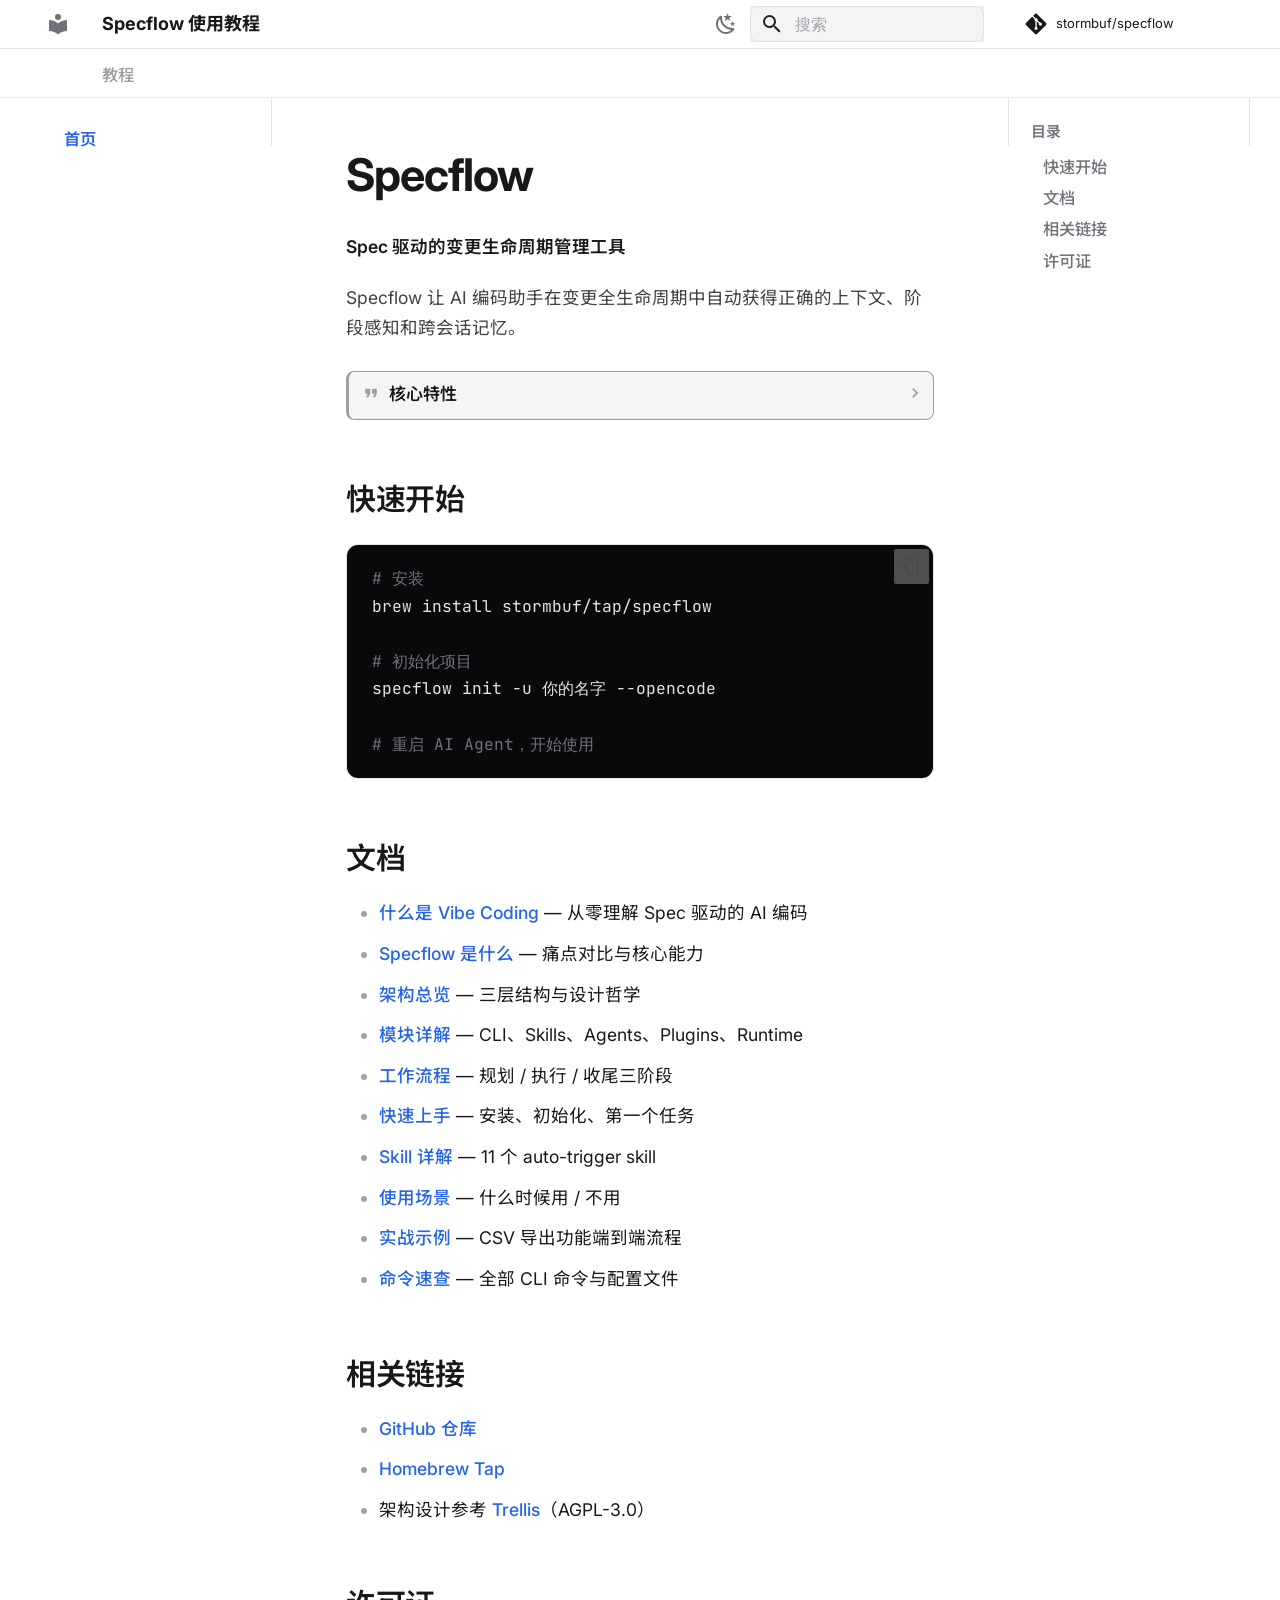
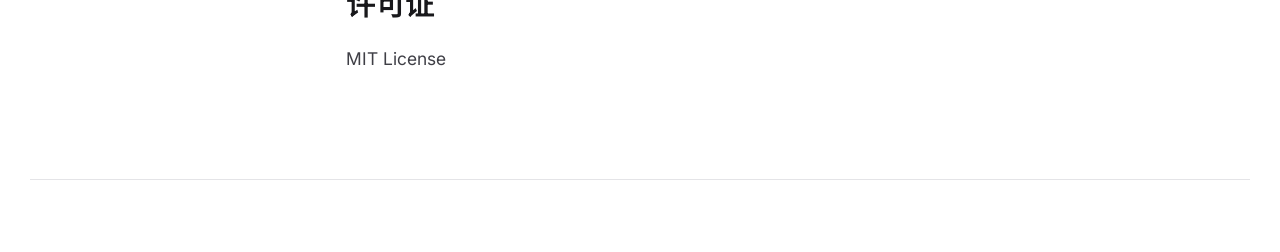
<file: index.html>
<!doctype html>
<html lang="zh" class="no-js">
  <head>
    
      <meta charset="utf-8">
      <meta name="viewport" content="width=device-width,initial-scale=1">
      
        <meta name="description" content="Spec 驱动的 AI 编码工作流管理工具">
      
      
      
        <link rel="canonical" href="https://stormbuf.github.io/specflow/">
      
      
      
        <link rel="next" href="tutorial/01-what-is-vibe-coding/">
      
      
        
      
      
      <link rel="icon" href="assets/images/favicon.png">
      <meta name="generator" content="mkdocs-1.6.1, mkdocs-material-9.7.6">
    
    
      
        <title>Specflow 使用教程</title>
      
    
    
      <link rel="stylesheet" href="assets/stylesheets/main.484c7ddc.min.css">
      
        
        <link rel="stylesheet" href="assets/stylesheets/palette.ab4e12ef.min.css">
      
      


    
    
      
    
    
      
        
        
        <link rel="preconnect" href="https://fonts.gstatic.com" crossorigin>
        <link rel="stylesheet" href="https://fonts.googleapis.com/css?family=Inter:300,300i,400,400i,700,700i%7CJetBrains+Mono:400,400i,700,700i&display=fallback">
        <style>:root{--md-text-font:"Inter";--md-code-font:"JetBrains Mono"}</style>
      
    
    
      <link rel="stylesheet" href="stylesheets/extra.css">
    
    <script>__md_scope=new URL(".",location),__md_hash=e=>[...e].reduce(((e,_)=>(e<<5)-e+_.charCodeAt(0)),0),__md_get=(e,_=localStorage,t=__md_scope)=>JSON.parse(_.getItem(t.pathname+"."+e)),__md_set=(e,_,t=localStorage,a=__md_scope)=>{try{t.setItem(a.pathname+"."+e,JSON.stringify(_))}catch(e){}}</script>
    
      

    
    
  </head>
  
  
    
    
      
    
    
    
    
    <body dir="ltr" data-md-color-scheme="default" data-md-color-primary="white" data-md-color-accent="blue">
  
    
    <input class="md-toggle" data-md-toggle="drawer" type="checkbox" id="__drawer" autocomplete="off">
    <input class="md-toggle" data-md-toggle="search" type="checkbox" id="__search" autocomplete="off">
    <label class="md-overlay" for="__drawer"></label>
    <div data-md-component="skip">
      
        
        <a href="#specflow" class="md-skip">
          跳转至
        </a>
      
    </div>
    <div data-md-component="announce">
      
    </div>
    
    
      

<header class="md-header" data-md-component="header">
  <nav class="md-header__inner md-grid" aria-label="页眉">
    <a href="." title="Specflow 使用教程" class="md-header__button md-logo" aria-label="Specflow 使用教程" data-md-component="logo">
      
  
  <svg xmlns="http://www.w3.org/2000/svg" viewBox="0 0 24 24"><path d="M12 8a3 3 0 0 0 3-3 3 3 0 0 0-3-3 3 3 0 0 0-3 3 3 3 0 0 0 3 3m0 3.54C9.64 9.35 6.5 8 3 8v11c3.5 0 6.64 1.35 9 3.54 2.36-2.19 5.5-3.54 9-3.54V8c-3.5 0-6.64 1.35-9 3.54"/></svg>

    </a>
    <label class="md-header__button md-icon" for="__drawer">
      
      <svg xmlns="http://www.w3.org/2000/svg" viewBox="0 0 24 24"><path d="M3 6h18v2H3zm0 5h18v2H3zm0 5h18v2H3z"/></svg>
    </label>
    <div class="md-header__title" data-md-component="header-title">
      <div class="md-header__ellipsis">
        <div class="md-header__topic">
          <span class="md-ellipsis">
            Specflow 使用教程
          </span>
        </div>
        <div class="md-header__topic" data-md-component="header-topic">
          <span class="md-ellipsis">
            
              首页
            
          </span>
        </div>
      </div>
    </div>
    
      
        <form class="md-header__option" data-md-component="palette">
  
    
    
    
    <input class="md-option" data-md-color-media="(prefers-color-scheme: light)" data-md-color-scheme="default" data-md-color-primary="white" data-md-color-accent="blue"  aria-label="切换暗色模式"  type="radio" name="__palette" id="__palette_0">
    
      <label class="md-header__button md-icon" title="切换暗色模式" for="__palette_1" hidden>
        <svg xmlns="http://www.w3.org/2000/svg" viewBox="0 0 24 24"><path d="m17.75 4.09-2.53 1.94.91 3.06-2.63-1.81-2.63 1.81.91-3.06-2.53-1.94L12.44 4l1.06-3 1.06 3zm3.5 6.91-1.64 1.25.59 1.98-1.7-1.17-1.7 1.17.59-1.98L15.75 11l2.06-.05L18.5 9l.69 1.95zm-2.28 4.95c.83-.08 1.72 1.1 1.19 1.85-.32.45-.66.87-1.08 1.27C15.17 23 8.84 23 4.94 19.07c-3.91-3.9-3.91-10.24 0-14.14.4-.4.82-.76 1.27-1.08.75-.53 1.93.36 1.85 1.19-.27 2.86.69 5.83 2.89 8.02a9.96 9.96 0 0 0 8.02 2.89m-1.64 2.02a12.08 12.08 0 0 1-7.8-3.47c-2.17-2.19-3.33-5-3.49-7.82-2.81 3.14-2.7 7.96.31 10.98 3.02 3.01 7.84 3.12 10.98.31"/></svg>
      </label>
    
  
    
    
    
    <input class="md-option" data-md-color-media="(prefers-color-scheme: dark)" data-md-color-scheme="slate" data-md-color-primary="black" data-md-color-accent="blue"  aria-label="切换亮色模式"  type="radio" name="__palette" id="__palette_1">
    
      <label class="md-header__button md-icon" title="切换亮色模式" for="__palette_0" hidden>
        <svg xmlns="http://www.w3.org/2000/svg" viewBox="0 0 24 24"><path d="M12 7a5 5 0 0 1 5 5 5 5 0 0 1-5 5 5 5 0 0 1-5-5 5 5 0 0 1 5-5m0 2a3 3 0 0 0-3 3 3 3 0 0 0 3 3 3 3 0 0 0 3-3 3 3 0 0 0-3-3m0-7 2.39 3.42C13.65 5.15 12.84 5 12 5s-1.65.15-2.39.42zM3.34 7l4.16-.35A7.2 7.2 0 0 0 5.94 8.5c-.44.74-.69 1.5-.83 2.29zm.02 10 1.76-3.77a7.131 7.131 0 0 0 2.38 4.14zM20.65 7l-1.77 3.79a7.02 7.02 0 0 0-2.38-4.15zm-.01 10-4.14.36c.59-.51 1.12-1.14 1.54-1.86.42-.73.69-1.5.83-2.29zM12 22l-2.41-3.44c.74.27 1.55.44 2.41.44.82 0 1.63-.17 2.37-.44z"/></svg>
      </label>
    
  
</form>
      
    
    
      <script>var palette=__md_get("__palette");if(palette&&palette.color){if("(prefers-color-scheme)"===palette.color.media){var media=matchMedia("(prefers-color-scheme: light)"),input=document.querySelector(media.matches?"[data-md-color-media='(prefers-color-scheme: light)']":"[data-md-color-media='(prefers-color-scheme: dark)']");palette.color.media=input.getAttribute("data-md-color-media"),palette.color.scheme=input.getAttribute("data-md-color-scheme"),palette.color.primary=input.getAttribute("data-md-color-primary"),palette.color.accent=input.getAttribute("data-md-color-accent")}for(var[key,value]of Object.entries(palette.color))document.body.setAttribute("data-md-color-"+key,value)}</script>
    
    
    
      
      
        <label class="md-header__button md-icon" for="__search">
          
          <svg xmlns="http://www.w3.org/2000/svg" viewBox="0 0 24 24"><path d="M9.5 3A6.5 6.5 0 0 1 16 9.5c0 1.61-.59 3.09-1.56 4.23l.27.27h.79l5 5-1.5 1.5-5-5v-.79l-.27-.27A6.52 6.52 0 0 1 9.5 16 6.5 6.5 0 0 1 3 9.5 6.5 6.5 0 0 1 9.5 3m0 2C7 5 5 7 5 9.5S7 14 9.5 14 14 12 14 9.5 12 5 9.5 5"/></svg>
        </label>
        <div class="md-search" data-md-component="search" role="dialog">
  <label class="md-search__overlay" for="__search"></label>
  <div class="md-search__inner" role="search">
    <form class="md-search__form" name="search">
      <input type="text" class="md-search__input" name="query" aria-label="搜索" placeholder="搜索" autocapitalize="off" autocorrect="off" autocomplete="off" spellcheck="false" data-md-component="search-query" required>
      <label class="md-search__icon md-icon" for="__search">
        
        <svg xmlns="http://www.w3.org/2000/svg" viewBox="0 0 24 24"><path d="M9.5 3A6.5 6.5 0 0 1 16 9.5c0 1.61-.59 3.09-1.56 4.23l.27.27h.79l5 5-1.5 1.5-5-5v-.79l-.27-.27A6.52 6.52 0 0 1 9.5 16 6.5 6.5 0 0 1 3 9.5 6.5 6.5 0 0 1 9.5 3m0 2C7 5 5 7 5 9.5S7 14 9.5 14 14 12 14 9.5 12 5 9.5 5"/></svg>
        
        <svg xmlns="http://www.w3.org/2000/svg" viewBox="0 0 24 24"><path d="M20 11v2H8l5.5 5.5-1.42 1.42L4.16 12l7.92-7.92L13.5 5.5 8 11z"/></svg>
      </label>
      <nav class="md-search__options" aria-label="查找">
        
        <button type="reset" class="md-search__icon md-icon" title="清空当前内容" aria-label="清空当前内容" tabindex="-1">
          
          <svg xmlns="http://www.w3.org/2000/svg" viewBox="0 0 24 24"><path d="M19 6.41 17.59 5 12 10.59 6.41 5 5 6.41 10.59 12 5 17.59 6.41 19 12 13.41 17.59 19 19 17.59 13.41 12z"/></svg>
        </button>
      </nav>
      
        <div class="md-search__suggest" data-md-component="search-suggest"></div>
      
    </form>
    <div class="md-search__output">
      <div class="md-search__scrollwrap" tabindex="0" data-md-scrollfix>
        <div class="md-search-result" data-md-component="search-result">
          <div class="md-search-result__meta">
            正在初始化搜索引擎
          </div>
          <ol class="md-search-result__list" role="presentation"></ol>
        </div>
      </div>
    </div>
  </div>
</div>
      
    
    
      <div class="md-header__source">
        <a href="https://github.com/stormbuf/specflow" title="前往仓库" class="md-source" data-md-component="source">
  <div class="md-source__icon md-icon">
    
    <svg xmlns="http://www.w3.org/2000/svg" viewBox="0 0 448 512"><!--! Font Awesome Free 7.1.0 by @fontawesome - https://fontawesome.com License - https://fontawesome.com/license/free (Icons: CC BY 4.0, Fonts: SIL OFL 1.1, Code: MIT License) Copyright 2025 Fonticons, Inc.--><path d="M439.6 236.1 244 40.5c-5.4-5.5-12.8-8.5-20.4-8.5s-15 3-20.4 8.4L162.5 81l51.5 51.5c27.1-9.1 52.7 16.8 43.4 43.7l49.7 49.7c34.2-11.8 61.2 31 35.5 56.7-26.5 26.5-70.2-2.9-56-37.3L240.3 199v121.9c25.3 12.5 22.3 41.8 9.1 55-6.4 6.4-15.2 10.1-24.3 10.1s-17.8-3.6-24.3-10.1c-17.6-17.6-11.1-46.9 11.2-56v-123c-20.8-8.5-24.6-30.7-18.6-45L142.6 101 8.5 235.1C3 240.6 0 247.9 0 255.5s3 15 8.5 20.4l195.6 195.7c5.4 5.4 12.7 8.4 20.4 8.4s15-3 20.4-8.4l194.7-194.7c5.4-5.4 8.4-12.8 8.4-20.4s-3-15-8.4-20.4"/></svg>
  </div>
  <div class="md-source__repository">
    stormbuf/specflow
  </div>
</a>
      </div>
    
  </nav>
  
</header>
    
    <div class="md-container" data-md-component="container">
      
      
        
          
            
<nav class="md-tabs" aria-label="标签" data-md-component="tabs">
  <div class="md-grid">
    <ul class="md-tabs__list">
      
        
  
  
  
    
  
  
    <li class="md-tabs__item md-tabs__item--active">
      <a href="." class="md-tabs__link">
        
  
  
    
  
  首页

      </a>
    </li>
  

      
        
  
  
  
  
    
    
      <li class="md-tabs__item">
        <a href="tutorial/01-what-is-vibe-coding/" class="md-tabs__link">
          
  
  
  教程

        </a>
      </li>
    
  

      
    </ul>
  </div>
</nav>
          
        
      
      <main class="md-main" data-md-component="main">
        <div class="md-main__inner md-grid">
          
            
              
              <div class="md-sidebar md-sidebar--primary" data-md-component="sidebar" data-md-type="navigation" >
                <div class="md-sidebar__scrollwrap">
                  <div class="md-sidebar__inner">
                    


  


<nav class="md-nav md-nav--primary md-nav--lifted" aria-label="导航栏" data-md-level="0">
  <label class="md-nav__title" for="__drawer">
    <a href="." title="Specflow 使用教程" class="md-nav__button md-logo" aria-label="Specflow 使用教程" data-md-component="logo">
      
  
  <svg xmlns="http://www.w3.org/2000/svg" viewBox="0 0 24 24"><path d="M12 8a3 3 0 0 0 3-3 3 3 0 0 0-3-3 3 3 0 0 0-3 3 3 3 0 0 0 3 3m0 3.54C9.64 9.35 6.5 8 3 8v11c3.5 0 6.64 1.35 9 3.54 2.36-2.19 5.5-3.54 9-3.54V8c-3.5 0-6.64 1.35-9 3.54"/></svg>

    </a>
    Specflow 使用教程
  </label>
  
    <div class="md-nav__source">
      <a href="https://github.com/stormbuf/specflow" title="前往仓库" class="md-source" data-md-component="source">
  <div class="md-source__icon md-icon">
    
    <svg xmlns="http://www.w3.org/2000/svg" viewBox="0 0 448 512"><!--! Font Awesome Free 7.1.0 by @fontawesome - https://fontawesome.com License - https://fontawesome.com/license/free (Icons: CC BY 4.0, Fonts: SIL OFL 1.1, Code: MIT License) Copyright 2025 Fonticons, Inc.--><path d="M439.6 236.1 244 40.5c-5.4-5.5-12.8-8.5-20.4-8.5s-15 3-20.4 8.4L162.5 81l51.5 51.5c27.1-9.1 52.7 16.8 43.4 43.7l49.7 49.7c34.2-11.8 61.2 31 35.5 56.7-26.5 26.5-70.2-2.9-56-37.3L240.3 199v121.9c25.3 12.5 22.3 41.8 9.1 55-6.4 6.4-15.2 10.1-24.3 10.1s-17.8-3.6-24.3-10.1c-17.6-17.6-11.1-46.9 11.2-56v-123c-20.8-8.5-24.6-30.7-18.6-45L142.6 101 8.5 235.1C3 240.6 0 247.9 0 255.5s3 15 8.5 20.4l195.6 195.7c5.4 5.4 12.7 8.4 20.4 8.4s15-3 20.4-8.4l194.7-194.7c5.4-5.4 8.4-12.8 8.4-20.4s-3-15-8.4-20.4"/></svg>
  </div>
  <div class="md-source__repository">
    stormbuf/specflow
  </div>
</a>
    </div>
  
  <ul class="md-nav__list" data-md-scrollfix>
    
      
      
  
  
    
  
  
  
    <li class="md-nav__item md-nav__item--active">
      
      <input class="md-nav__toggle md-toggle" type="checkbox" id="__toc">
      
      
        
      
      
        <label class="md-nav__link md-nav__link--active" for="__toc">
          
  
  
  <span class="md-ellipsis">
    
  
    首页
  

    
  </span>
  
  

          <span class="md-nav__icon md-icon"></span>
        </label>
      
      <a href="." class="md-nav__link md-nav__link--active">
        
  
  
  <span class="md-ellipsis">
    
  
    首页
  

    
  </span>
  
  

      </a>
      
        

<nav class="md-nav md-nav--secondary" aria-label="目录">
  
  
  
    
  
  
    <label class="md-nav__title" for="__toc">
      <span class="md-nav__icon md-icon"></span>
      目录
    </label>
    <ul class="md-nav__list" data-md-component="toc" data-md-scrollfix>
      
        <li class="md-nav__item">
  <a href="#_1" class="md-nav__link">
    <span class="md-ellipsis">
      
        快速开始
      
    </span>
  </a>
  
</li>
      
        <li class="md-nav__item">
  <a href="#_2" class="md-nav__link">
    <span class="md-ellipsis">
      
        文档
      
    </span>
  </a>
  
</li>
      
        <li class="md-nav__item">
  <a href="#_3" class="md-nav__link">
    <span class="md-ellipsis">
      
        相关链接
      
    </span>
  </a>
  
</li>
      
        <li class="md-nav__item">
  <a href="#_4" class="md-nav__link">
    <span class="md-ellipsis">
      
        许可证
      
    </span>
  </a>
  
</li>
      
    </ul>
  
</nav>
      
    </li>
  

    
      
      
  
  
  
  
    
    
    
    
      
      
        
      
    
    
    <li class="md-nav__item md-nav__item--nested">
      
        
        
        <input class="md-nav__toggle md-toggle " type="checkbox" id="__nav_2" >
        
          
          <label class="md-nav__link" for="__nav_2" id="__nav_2_label" tabindex="0">
            
  
  
  <span class="md-ellipsis">
    
  
    教程
  

    
  </span>
  
  

            <span class="md-nav__icon md-icon"></span>
          </label>
        
        <nav class="md-nav" data-md-level="1" aria-labelledby="__nav_2_label" aria-expanded="false">
          <label class="md-nav__title" for="__nav_2">
            <span class="md-nav__icon md-icon"></span>
            
  
    教程
  

          </label>
          <ul class="md-nav__list" data-md-scrollfix>
            
              
                
  
  
  
  
    <li class="md-nav__item">
      <a href="tutorial/01-what-is-vibe-coding/" class="md-nav__link">
        
  
  
  <span class="md-ellipsis">
    
  
    什么是 Vibe Coding
  

    
  </span>
  
  

      </a>
    </li>
  

              
            
              
                
  
  
  
  
    <li class="md-nav__item">
      <a href="tutorial/02-what-is-specflow/" class="md-nav__link">
        
  
  
  <span class="md-ellipsis">
    
  
    Specflow 是什么
  

    
  </span>
  
  

      </a>
    </li>
  

              
            
              
                
  
  
  
  
    <li class="md-nav__item">
      <a href="tutorial/03-architecture/" class="md-nav__link">
        
  
  
  <span class="md-ellipsis">
    
  
    架构总览
  

    
  </span>
  
  

      </a>
    </li>
  

              
            
              
                
  
  
  
  
    <li class="md-nav__item">
      <a href="tutorial/04-modules/" class="md-nav__link">
        
  
  
  <span class="md-ellipsis">
    
  
    模块详解
  

    
  </span>
  
  

      </a>
    </li>
  

              
            
              
                
  
  
  
  
    <li class="md-nav__item">
      <a href="tutorial/05-workflow/" class="md-nav__link">
        
  
  
  <span class="md-ellipsis">
    
  
    工作流程
  

    
  </span>
  
  

      </a>
    </li>
  

              
            
              
                
  
  
  
  
    <li class="md-nav__item">
      <a href="tutorial/06-quick-start/" class="md-nav__link">
        
  
  
  <span class="md-ellipsis">
    
  
    快速上手
  

    
  </span>
  
  

      </a>
    </li>
  

              
            
              
                
  
  
  
  
    <li class="md-nav__item">
      <a href="tutorial/07-skills/" class="md-nav__link">
        
  
  
  <span class="md-ellipsis">
    
  
    Skill 详解
  

    
  </span>
  
  

      </a>
    </li>
  

              
            
              
                
  
  
  
  
    <li class="md-nav__item">
      <a href="tutorial/08-use-cases/" class="md-nav__link">
        
  
  
  <span class="md-ellipsis">
    
  
    使用场景
  

    
  </span>
  
  

      </a>
    </li>
  

              
            
              
                
  
  
  
  
    <li class="md-nav__item">
      <a href="tutorial/09-example/" class="md-nav__link">
        
  
  
  <span class="md-ellipsis">
    
  
    实战示例
  

    
  </span>
  
  

      </a>
    </li>
  

              
            
              
                
  
  
  
  
    <li class="md-nav__item">
      <a href="tutorial/10-reference/" class="md-nav__link">
        
  
  
  <span class="md-ellipsis">
    
  
    命令速查
  

    
  </span>
  
  

      </a>
    </li>
  

              
            
          </ul>
        </nav>
      
    </li>
  

    
  </ul>
</nav>
                  </div>
                </div>
              </div>
            
            
              
              <div class="md-sidebar md-sidebar--secondary" data-md-component="sidebar" data-md-type="toc" >
                <div class="md-sidebar__scrollwrap">
                  <div class="md-sidebar__inner">
                    

<nav class="md-nav md-nav--secondary" aria-label="目录">
  
  
  
    
  
  
    <label class="md-nav__title" for="__toc">
      <span class="md-nav__icon md-icon"></span>
      目录
    </label>
    <ul class="md-nav__list" data-md-component="toc" data-md-scrollfix>
      
        <li class="md-nav__item">
  <a href="#_1" class="md-nav__link">
    <span class="md-ellipsis">
      
        快速开始
      
    </span>
  </a>
  
</li>
      
        <li class="md-nav__item">
  <a href="#_2" class="md-nav__link">
    <span class="md-ellipsis">
      
        文档
      
    </span>
  </a>
  
</li>
      
        <li class="md-nav__item">
  <a href="#_3" class="md-nav__link">
    <span class="md-ellipsis">
      
        相关链接
      
    </span>
  </a>
  
</li>
      
        <li class="md-nav__item">
  <a href="#_4" class="md-nav__link">
    <span class="md-ellipsis">
      
        许可证
      
    </span>
  </a>
  
</li>
      
    </ul>
  
</nav>
                  </div>
                </div>
              </div>
            
          
          
            <div class="md-content" data-md-component="content">
              
              <article class="md-content__inner md-typeset">
                
                  


  
  


<h1 id="specflow">Specflow<a class="headerlink" href="#specflow" title="Permanent link">&para;</a></h1>
<p><strong>Spec 驱动的变更生命周期管理工具</strong></p>
<p>Specflow 让 AI 编码助手在变更全生命周期中自动获得正确的上下文、阶段感知和跨会话记忆。</p>
<details class="quote">
<summary>核心特性</summary>
<ul>
<li><strong>上下文自动就位</strong> — jsonl manifest 声明上下文文件与顺序，插件自动注入</li>
<li><strong>流程阶段感知</strong> — workflow.md 面包屑每轮自动注入当前阶段</li>
<li><strong>跨会话记忆</strong> — journal 记录会话日志，mem 检索历史对话</li>
<li><strong>自动生成规范</strong> — specflow-spec-bootstrap skill 从代码库分析生成项目专属 spec</li>
<li><strong>配置驱动扩展</strong> — 改流程 = 改 markdown，加 agent = 改 yaml</li>
<li><strong>版本管理中立</strong> — 同时支持 Git 和 JJ</li>
<li><strong>状态注入不污染对话</strong> — 非破坏性注入，绝不修改用户消息原文</li>
</ul>
</details>
<h2 id="_1">快速开始<a class="headerlink" href="#_1" title="Permanent link">&para;</a></h2>
<div class="highlight"><pre><span></span><code><a id="__codelineno-0-1" name="__codelineno-0-1" href="#__codelineno-0-1"></a><span class="c1"># 安装</span>
<a id="__codelineno-0-2" name="__codelineno-0-2" href="#__codelineno-0-2"></a>brew<span class="w"> </span>install<span class="w"> </span>stormbuf/tap/specflow
<a id="__codelineno-0-3" name="__codelineno-0-3" href="#__codelineno-0-3"></a>
<a id="__codelineno-0-4" name="__codelineno-0-4" href="#__codelineno-0-4"></a><span class="c1"># 初始化项目</span>
<a id="__codelineno-0-5" name="__codelineno-0-5" href="#__codelineno-0-5"></a>specflow<span class="w"> </span>init<span class="w"> </span>-u<span class="w"> </span>你的名字<span class="w"> </span>--opencode
<a id="__codelineno-0-6" name="__codelineno-0-6" href="#__codelineno-0-6"></a>
<a id="__codelineno-0-7" name="__codelineno-0-7" href="#__codelineno-0-7"></a><span class="c1"># 重启 AI Agent，开始使用</span>
</code></pre></div>
<h2 id="_2">文档<a class="headerlink" href="#_2" title="Permanent link">&para;</a></h2>
<ul>
<li><a href="tutorial/01-what-is-vibe-coding/">什么是 Vibe Coding</a> — 从零理解 Spec 驱动的 AI 编码</li>
<li><a href="tutorial/02-what-is-specflow/">Specflow 是什么</a> — 痛点对比与核心能力</li>
<li><a href="tutorial/03-architecture/">架构总览</a> — 三层结构与设计哲学</li>
<li><a href="tutorial/04-modules/">模块详解</a> — CLI、Skills、Agents、Plugins、Runtime</li>
<li><a href="tutorial/05-workflow/">工作流程</a> — 规划 / 执行 / 收尾三阶段</li>
<li><a href="tutorial/06-quick-start/">快速上手</a> — 安装、初始化、第一个任务</li>
<li><a href="tutorial/07-skills/">Skill 详解</a> — 11 个 auto-trigger skill</li>
<li><a href="tutorial/08-use-cases/">使用场景</a> — 什么时候用 / 不用</li>
<li><a href="tutorial/09-example/">实战示例</a> — CSV 导出功能端到端流程</li>
<li><a href="tutorial/10-reference/">命令速查</a> — 全部 CLI 命令与配置文件</li>
</ul>
<h2 id="_3">相关链接<a class="headerlink" href="#_3" title="Permanent link">&para;</a></h2>
<ul>
<li><a href="https://github.com/stormbuf/specflow">GitHub 仓库</a></li>
<li><a href="https://github.com/stormbuf/homebrew-tap">Homebrew Tap</a></li>
<li>架构设计参考 <a href="https://github.com/mindfold-ai/Trellis">Trellis</a>（AGPL-3.0）</li>
</ul>
<h2 id="_4">许可证<a class="headerlink" href="#_4" title="Permanent link">&para;</a></h2>
<p>MIT License</p>












                
              </article>
            </div>
          
          
<script>var target=document.getElementById(location.hash.slice(1));target&&target.name&&(target.checked=target.name.startsWith("__tabbed_"))</script>
        </div>
        
          <button type="button" class="md-top md-icon" data-md-component="top" hidden>
  
  <svg xmlns="http://www.w3.org/2000/svg" viewBox="0 0 24 24"><path d="M13 20h-2V8l-5.5 5.5-1.42-1.42L12 4.16l7.92 7.92-1.42 1.42L13 8z"/></svg>
  回到页面顶部
</button>
        
      </main>
      
        <footer class="md-footer">
  
  <div class="md-footer-meta md-typeset">
    <div class="md-footer-meta__inner md-grid">
      <div class="md-copyright">
  
  
    Made with
    <a href="https://squidfunk.github.io/mkdocs-material/" target="_blank" rel="noopener">
      Material for MkDocs
    </a>
  
</div>
      
    </div>
  </div>
</footer>
      
    </div>
    <div class="md-dialog" data-md-component="dialog">
      <div class="md-dialog__inner md-typeset"></div>
    </div>
    
    
    
      
      
      <script id="__config" type="application/json">{"annotate": null, "base": ".", "features": ["navigation.tabs", "navigation.sections", "navigation.top", "search.suggest", "search.highlight", "content.code.copy", "content.code.annotate"], "search": "assets/javascripts/workers/search.2c215733.min.js", "tags": null, "translations": {"clipboard.copied": "\u5df2\u590d\u5236", "clipboard.copy": "\u590d\u5236", "search.result.more.one": "\u5728\u8be5\u9875\u4e0a\u8fd8\u6709 1 \u4e2a\u7b26\u5408\u6761\u4ef6\u7684\u7ed3\u679c", "search.result.more.other": "\u5728\u8be5\u9875\u4e0a\u8fd8\u6709 # \u4e2a\u7b26\u5408\u6761\u4ef6\u7684\u7ed3\u679c", "search.result.none": "\u6ca1\u6709\u627e\u5230\u7b26\u5408\u6761\u4ef6\u7684\u7ed3\u679c", "search.result.one": "\u627e\u5230 1 \u4e2a\u7b26\u5408\u6761\u4ef6\u7684\u7ed3\u679c", "search.result.other": "# \u4e2a\u7b26\u5408\u6761\u4ef6\u7684\u7ed3\u679c", "search.result.placeholder": "\u952e\u5165\u4ee5\u5f00\u59cb\u641c\u7d22", "search.result.term.missing": "\u7f3a\u5c11", "select.version": "\u9009\u62e9\u5f53\u524d\u7248\u672c"}, "version": null}</script>
    
    
      <script src="assets/javascripts/bundle.79ae519e.min.js"></script>
      
    
  </body>
</html>
</file>
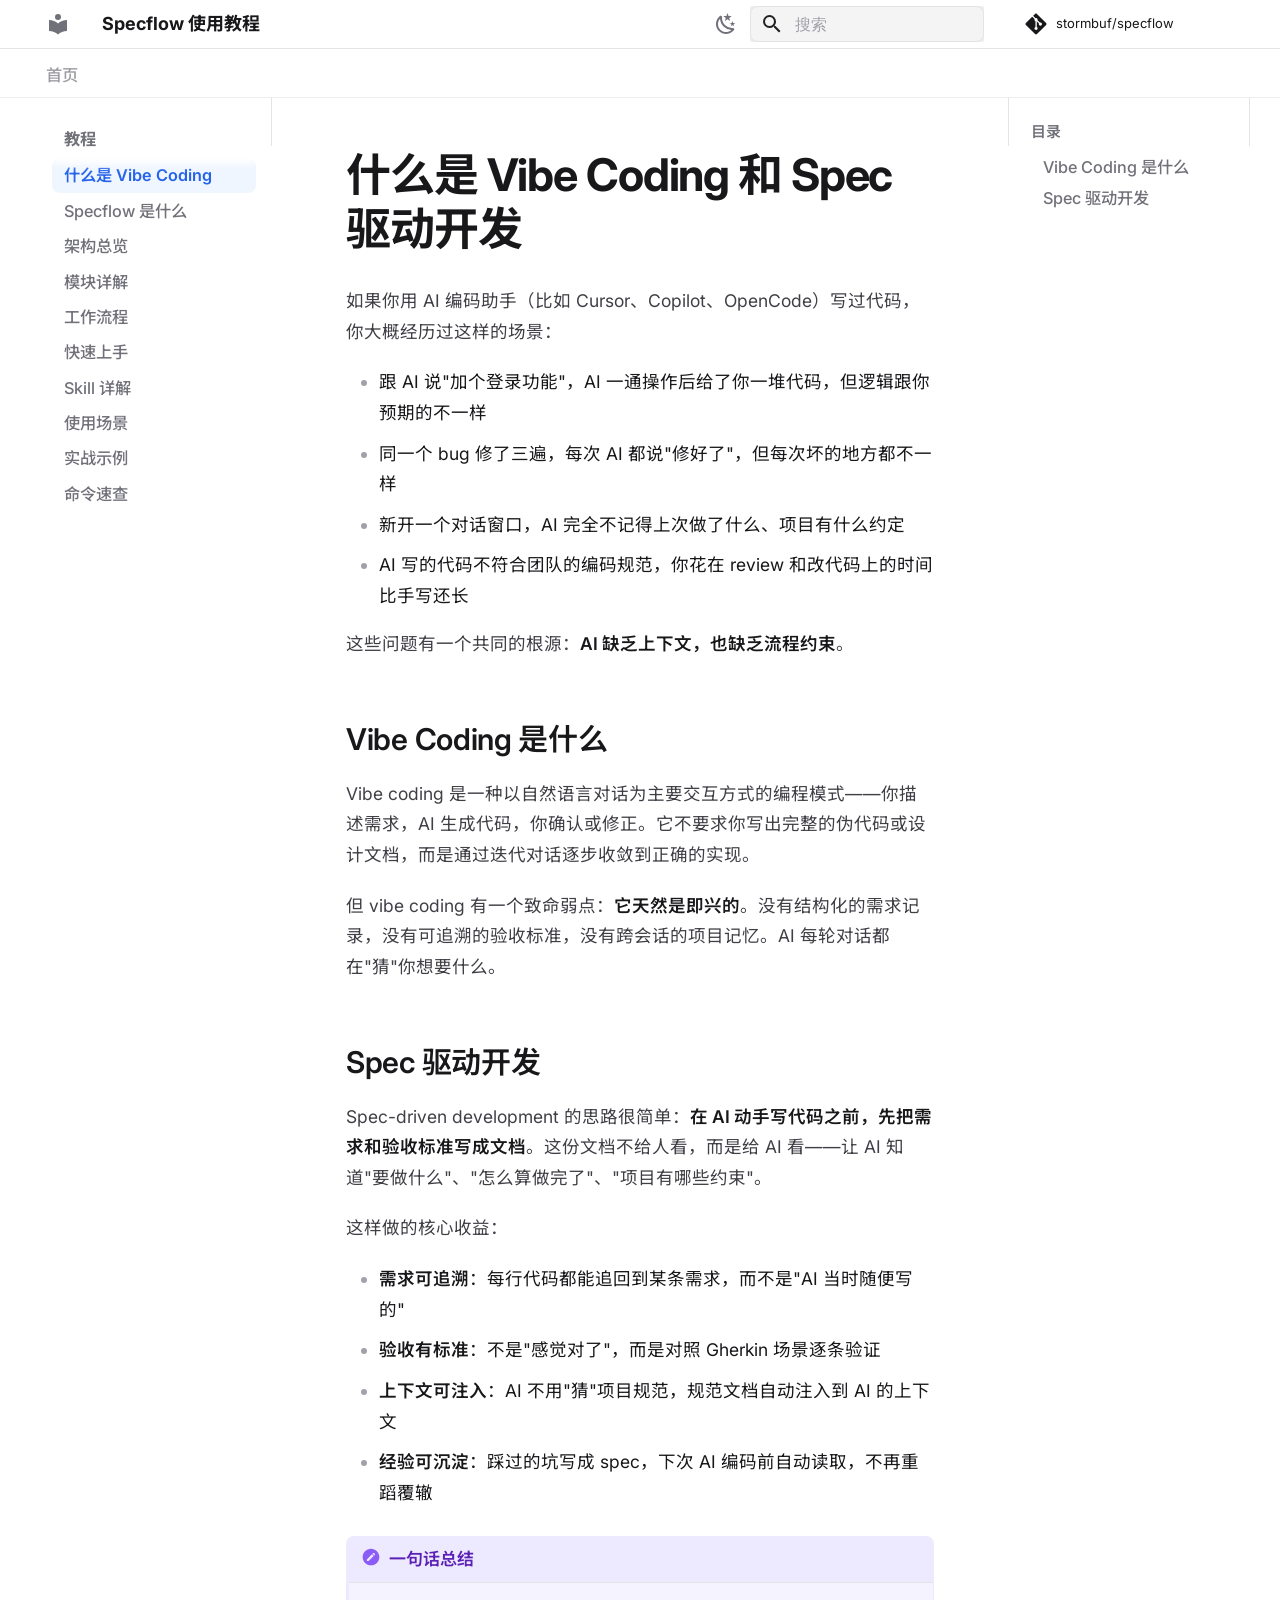
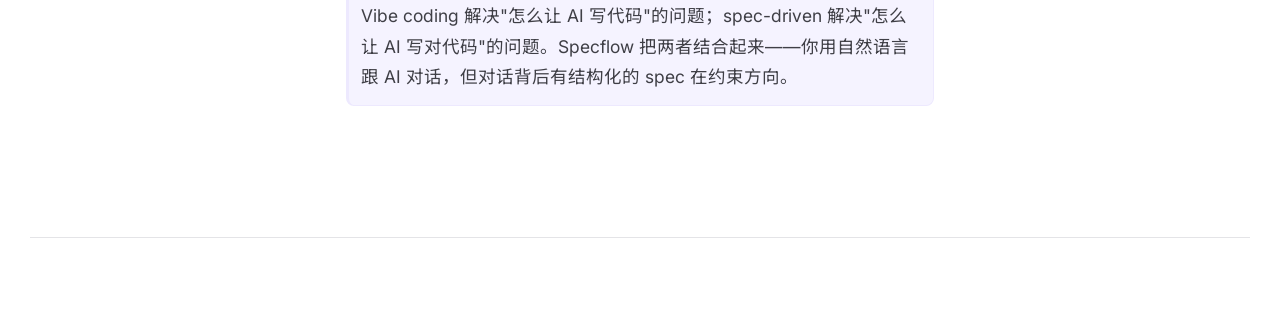
<file: tutorial/01-what-is-vibe-coding/index.html>
<!doctype html>
<html lang="zh" class="no-js">
  <head>
    
      <meta charset="utf-8">
      <meta name="viewport" content="width=device-width,initial-scale=1">
      
        <meta name="description" content="Spec 驱动的 AI 编码工作流管理工具">
      
      
      
        <link rel="canonical" href="https://stormbuf.github.io/specflow/tutorial/01-what-is-vibe-coding/">
      
      
        <link rel="prev" href="../..">
      
      
        <link rel="next" href="../02-what-is-specflow/">
      
      
        
      
      
      <link rel="icon" href="../../assets/images/favicon.png">
      <meta name="generator" content="mkdocs-1.6.1, mkdocs-material-9.7.6">
    
    
      
        <title>什么是 Vibe Coding - Specflow 使用教程</title>
      
    
    
      <link rel="stylesheet" href="../../assets/stylesheets/main.484c7ddc.min.css">
      
        
        <link rel="stylesheet" href="../../assets/stylesheets/palette.ab4e12ef.min.css">
      
      


    
    
      
    
    
      
        
        
        <link rel="preconnect" href="https://fonts.gstatic.com" crossorigin>
        <link rel="stylesheet" href="https://fonts.googleapis.com/css?family=Inter:300,300i,400,400i,700,700i%7CJetBrains+Mono:400,400i,700,700i&display=fallback">
        <style>:root{--md-text-font:"Inter";--md-code-font:"JetBrains Mono"}</style>
      
    
    
      <link rel="stylesheet" href="../../stylesheets/extra.css">
    
    <script>__md_scope=new URL("../..",location),__md_hash=e=>[...e].reduce(((e,_)=>(e<<5)-e+_.charCodeAt(0)),0),__md_get=(e,_=localStorage,t=__md_scope)=>JSON.parse(_.getItem(t.pathname+"."+e)),__md_set=(e,_,t=localStorage,a=__md_scope)=>{try{t.setItem(a.pathname+"."+e,JSON.stringify(_))}catch(e){}}</script>
    
      

    
    
  </head>
  
  
    
    
      
    
    
    
    
    <body dir="ltr" data-md-color-scheme="default" data-md-color-primary="white" data-md-color-accent="blue">
  
    
    <input class="md-toggle" data-md-toggle="drawer" type="checkbox" id="__drawer" autocomplete="off">
    <input class="md-toggle" data-md-toggle="search" type="checkbox" id="__search" autocomplete="off">
    <label class="md-overlay" for="__drawer"></label>
    <div data-md-component="skip">
      
        
        <a href="#vibe-coding-spec" class="md-skip">
          跳转至
        </a>
      
    </div>
    <div data-md-component="announce">
      
    </div>
    
    
      

<header class="md-header" data-md-component="header">
  <nav class="md-header__inner md-grid" aria-label="页眉">
    <a href="../.." title="Specflow 使用教程" class="md-header__button md-logo" aria-label="Specflow 使用教程" data-md-component="logo">
      
  
  <svg xmlns="http://www.w3.org/2000/svg" viewBox="0 0 24 24"><path d="M12 8a3 3 0 0 0 3-3 3 3 0 0 0-3-3 3 3 0 0 0-3 3 3 3 0 0 0 3 3m0 3.54C9.64 9.35 6.5 8 3 8v11c3.5 0 6.64 1.35 9 3.54 2.36-2.19 5.5-3.54 9-3.54V8c-3.5 0-6.64 1.35-9 3.54"/></svg>

    </a>
    <label class="md-header__button md-icon" for="__drawer">
      
      <svg xmlns="http://www.w3.org/2000/svg" viewBox="0 0 24 24"><path d="M3 6h18v2H3zm0 5h18v2H3zm0 5h18v2H3z"/></svg>
    </label>
    <div class="md-header__title" data-md-component="header-title">
      <div class="md-header__ellipsis">
        <div class="md-header__topic">
          <span class="md-ellipsis">
            Specflow 使用教程
          </span>
        </div>
        <div class="md-header__topic" data-md-component="header-topic">
          <span class="md-ellipsis">
            
              什么是 Vibe Coding
            
          </span>
        </div>
      </div>
    </div>
    
      
        <form class="md-header__option" data-md-component="palette">
  
    
    
    
    <input class="md-option" data-md-color-media="(prefers-color-scheme: light)" data-md-color-scheme="default" data-md-color-primary="white" data-md-color-accent="blue"  aria-label="切换暗色模式"  type="radio" name="__palette" id="__palette_0">
    
      <label class="md-header__button md-icon" title="切换暗色模式" for="__palette_1" hidden>
        <svg xmlns="http://www.w3.org/2000/svg" viewBox="0 0 24 24"><path d="m17.75 4.09-2.53 1.94.91 3.06-2.63-1.81-2.63 1.81.91-3.06-2.53-1.94L12.44 4l1.06-3 1.06 3zm3.5 6.91-1.64 1.25.59 1.98-1.7-1.17-1.7 1.17.59-1.98L15.75 11l2.06-.05L18.5 9l.69 1.95zm-2.28 4.95c.83-.08 1.72 1.1 1.19 1.85-.32.45-.66.87-1.08 1.27C15.17 23 8.84 23 4.94 19.07c-3.91-3.9-3.91-10.24 0-14.14.4-.4.82-.76 1.27-1.08.75-.53 1.93.36 1.85 1.19-.27 2.86.69 5.83 2.89 8.02a9.96 9.96 0 0 0 8.02 2.89m-1.64 2.02a12.08 12.08 0 0 1-7.8-3.47c-2.17-2.19-3.33-5-3.49-7.82-2.81 3.14-2.7 7.96.31 10.98 3.02 3.01 7.84 3.12 10.98.31"/></svg>
      </label>
    
  
    
    
    
    <input class="md-option" data-md-color-media="(prefers-color-scheme: dark)" data-md-color-scheme="slate" data-md-color-primary="black" data-md-color-accent="blue"  aria-label="切换亮色模式"  type="radio" name="__palette" id="__palette_1">
    
      <label class="md-header__button md-icon" title="切换亮色模式" for="__palette_0" hidden>
        <svg xmlns="http://www.w3.org/2000/svg" viewBox="0 0 24 24"><path d="M12 7a5 5 0 0 1 5 5 5 5 0 0 1-5 5 5 5 0 0 1-5-5 5 5 0 0 1 5-5m0 2a3 3 0 0 0-3 3 3 3 0 0 0 3 3 3 3 0 0 0 3-3 3 3 0 0 0-3-3m0-7 2.39 3.42C13.65 5.15 12.84 5 12 5s-1.65.15-2.39.42zM3.34 7l4.16-.35A7.2 7.2 0 0 0 5.94 8.5c-.44.74-.69 1.5-.83 2.29zm.02 10 1.76-3.77a7.131 7.131 0 0 0 2.38 4.14zM20.65 7l-1.77 3.79a7.02 7.02 0 0 0-2.38-4.15zm-.01 10-4.14.36c.59-.51 1.12-1.14 1.54-1.86.42-.73.69-1.5.83-2.29zM12 22l-2.41-3.44c.74.27 1.55.44 2.41.44.82 0 1.63-.17 2.37-.44z"/></svg>
      </label>
    
  
</form>
      
    
    
      <script>var palette=__md_get("__palette");if(palette&&palette.color){if("(prefers-color-scheme)"===palette.color.media){var media=matchMedia("(prefers-color-scheme: light)"),input=document.querySelector(media.matches?"[data-md-color-media='(prefers-color-scheme: light)']":"[data-md-color-media='(prefers-color-scheme: dark)']");palette.color.media=input.getAttribute("data-md-color-media"),palette.color.scheme=input.getAttribute("data-md-color-scheme"),palette.color.primary=input.getAttribute("data-md-color-primary"),palette.color.accent=input.getAttribute("data-md-color-accent")}for(var[key,value]of Object.entries(palette.color))document.body.setAttribute("data-md-color-"+key,value)}</script>
    
    
    
      
      
        <label class="md-header__button md-icon" for="__search">
          
          <svg xmlns="http://www.w3.org/2000/svg" viewBox="0 0 24 24"><path d="M9.5 3A6.5 6.5 0 0 1 16 9.5c0 1.61-.59 3.09-1.56 4.23l.27.27h.79l5 5-1.5 1.5-5-5v-.79l-.27-.27A6.52 6.52 0 0 1 9.5 16 6.5 6.5 0 0 1 3 9.5 6.5 6.5 0 0 1 9.5 3m0 2C7 5 5 7 5 9.5S7 14 9.5 14 14 12 14 9.5 12 5 9.5 5"/></svg>
        </label>
        <div class="md-search" data-md-component="search" role="dialog">
  <label class="md-search__overlay" for="__search"></label>
  <div class="md-search__inner" role="search">
    <form class="md-search__form" name="search">
      <input type="text" class="md-search__input" name="query" aria-label="搜索" placeholder="搜索" autocapitalize="off" autocorrect="off" autocomplete="off" spellcheck="false" data-md-component="search-query" required>
      <label class="md-search__icon md-icon" for="__search">
        
        <svg xmlns="http://www.w3.org/2000/svg" viewBox="0 0 24 24"><path d="M9.5 3A6.5 6.5 0 0 1 16 9.5c0 1.61-.59 3.09-1.56 4.23l.27.27h.79l5 5-1.5 1.5-5-5v-.79l-.27-.27A6.52 6.52 0 0 1 9.5 16 6.5 6.5 0 0 1 3 9.5 6.5 6.5 0 0 1 9.5 3m0 2C7 5 5 7 5 9.5S7 14 9.5 14 14 12 14 9.5 12 5 9.5 5"/></svg>
        
        <svg xmlns="http://www.w3.org/2000/svg" viewBox="0 0 24 24"><path d="M20 11v2H8l5.5 5.5-1.42 1.42L4.16 12l7.92-7.92L13.5 5.5 8 11z"/></svg>
      </label>
      <nav class="md-search__options" aria-label="查找">
        
        <button type="reset" class="md-search__icon md-icon" title="清空当前内容" aria-label="清空当前内容" tabindex="-1">
          
          <svg xmlns="http://www.w3.org/2000/svg" viewBox="0 0 24 24"><path d="M19 6.41 17.59 5 12 10.59 6.41 5 5 6.41 10.59 12 5 17.59 6.41 19 12 13.41 17.59 19 19 17.59 13.41 12z"/></svg>
        </button>
      </nav>
      
        <div class="md-search__suggest" data-md-component="search-suggest"></div>
      
    </form>
    <div class="md-search__output">
      <div class="md-search__scrollwrap" tabindex="0" data-md-scrollfix>
        <div class="md-search-result" data-md-component="search-result">
          <div class="md-search-result__meta">
            正在初始化搜索引擎
          </div>
          <ol class="md-search-result__list" role="presentation"></ol>
        </div>
      </div>
    </div>
  </div>
</div>
      
    
    
      <div class="md-header__source">
        <a href="https://github.com/stormbuf/specflow" title="前往仓库" class="md-source" data-md-component="source">
  <div class="md-source__icon md-icon">
    
    <svg xmlns="http://www.w3.org/2000/svg" viewBox="0 0 448 512"><!--! Font Awesome Free 7.1.0 by @fontawesome - https://fontawesome.com License - https://fontawesome.com/license/free (Icons: CC BY 4.0, Fonts: SIL OFL 1.1, Code: MIT License) Copyright 2025 Fonticons, Inc.--><path d="M439.6 236.1 244 40.5c-5.4-5.5-12.8-8.5-20.4-8.5s-15 3-20.4 8.4L162.5 81l51.5 51.5c27.1-9.1 52.7 16.8 43.4 43.7l49.7 49.7c34.2-11.8 61.2 31 35.5 56.7-26.5 26.5-70.2-2.9-56-37.3L240.3 199v121.9c25.3 12.5 22.3 41.8 9.1 55-6.4 6.4-15.2 10.1-24.3 10.1s-17.8-3.6-24.3-10.1c-17.6-17.6-11.1-46.9 11.2-56v-123c-20.8-8.5-24.6-30.7-18.6-45L142.6 101 8.5 235.1C3 240.6 0 247.9 0 255.5s3 15 8.5 20.4l195.6 195.7c5.4 5.4 12.7 8.4 20.4 8.4s15-3 20.4-8.4l194.7-194.7c5.4-5.4 8.4-12.8 8.4-20.4s-3-15-8.4-20.4"/></svg>
  </div>
  <div class="md-source__repository">
    stormbuf/specflow
  </div>
</a>
      </div>
    
  </nav>
  
</header>
    
    <div class="md-container" data-md-component="container">
      
      
        
          
            
<nav class="md-tabs" aria-label="标签" data-md-component="tabs">
  <div class="md-grid">
    <ul class="md-tabs__list">
      
        
  
  
  
  
    <li class="md-tabs__item">
      <a href="../.." class="md-tabs__link">
        
  
  
    
  
  首页

      </a>
    </li>
  

      
        
  
  
  
    
  
  
    
    
      <li class="md-tabs__item md-tabs__item--active">
        <a href="./" class="md-tabs__link">
          
  
  
  教程

        </a>
      </li>
    
  

      
    </ul>
  </div>
</nav>
          
        
      
      <main class="md-main" data-md-component="main">
        <div class="md-main__inner md-grid">
          
            
              
              <div class="md-sidebar md-sidebar--primary" data-md-component="sidebar" data-md-type="navigation" >
                <div class="md-sidebar__scrollwrap">
                  <div class="md-sidebar__inner">
                    


  


<nav class="md-nav md-nav--primary md-nav--lifted" aria-label="导航栏" data-md-level="0">
  <label class="md-nav__title" for="__drawer">
    <a href="../.." title="Specflow 使用教程" class="md-nav__button md-logo" aria-label="Specflow 使用教程" data-md-component="logo">
      
  
  <svg xmlns="http://www.w3.org/2000/svg" viewBox="0 0 24 24"><path d="M12 8a3 3 0 0 0 3-3 3 3 0 0 0-3-3 3 3 0 0 0-3 3 3 3 0 0 0 3 3m0 3.54C9.64 9.35 6.5 8 3 8v11c3.5 0 6.64 1.35 9 3.54 2.36-2.19 5.5-3.54 9-3.54V8c-3.5 0-6.64 1.35-9 3.54"/></svg>

    </a>
    Specflow 使用教程
  </label>
  
    <div class="md-nav__source">
      <a href="https://github.com/stormbuf/specflow" title="前往仓库" class="md-source" data-md-component="source">
  <div class="md-source__icon md-icon">
    
    <svg xmlns="http://www.w3.org/2000/svg" viewBox="0 0 448 512"><!--! Font Awesome Free 7.1.0 by @fontawesome - https://fontawesome.com License - https://fontawesome.com/license/free (Icons: CC BY 4.0, Fonts: SIL OFL 1.1, Code: MIT License) Copyright 2025 Fonticons, Inc.--><path d="M439.6 236.1 244 40.5c-5.4-5.5-12.8-8.5-20.4-8.5s-15 3-20.4 8.4L162.5 81l51.5 51.5c27.1-9.1 52.7 16.8 43.4 43.7l49.7 49.7c34.2-11.8 61.2 31 35.5 56.7-26.5 26.5-70.2-2.9-56-37.3L240.3 199v121.9c25.3 12.5 22.3 41.8 9.1 55-6.4 6.4-15.2 10.1-24.3 10.1s-17.8-3.6-24.3-10.1c-17.6-17.6-11.1-46.9 11.2-56v-123c-20.8-8.5-24.6-30.7-18.6-45L142.6 101 8.5 235.1C3 240.6 0 247.9 0 255.5s3 15 8.5 20.4l195.6 195.7c5.4 5.4 12.7 8.4 20.4 8.4s15-3 20.4-8.4l194.7-194.7c5.4-5.4 8.4-12.8 8.4-20.4s-3-15-8.4-20.4"/></svg>
  </div>
  <div class="md-source__repository">
    stormbuf/specflow
  </div>
</a>
    </div>
  
  <ul class="md-nav__list" data-md-scrollfix>
    
      
      
  
  
  
  
    <li class="md-nav__item">
      <a href="../.." class="md-nav__link">
        
  
  
  <span class="md-ellipsis">
    
  
    首页
  

    
  </span>
  
  

      </a>
    </li>
  

    
      
      
  
  
    
  
  
  
    
    
    
    
      
        
        
      
      
        
      
    
    
    <li class="md-nav__item md-nav__item--active md-nav__item--section md-nav__item--nested">
      
        
        
        <input class="md-nav__toggle md-toggle " type="checkbox" id="__nav_2" checked>
        
          
          <label class="md-nav__link" for="__nav_2" id="__nav_2_label" tabindex="">
            
  
  
  <span class="md-ellipsis">
    
  
    教程
  

    
  </span>
  
  

            <span class="md-nav__icon md-icon"></span>
          </label>
        
        <nav class="md-nav" data-md-level="1" aria-labelledby="__nav_2_label" aria-expanded="true">
          <label class="md-nav__title" for="__nav_2">
            <span class="md-nav__icon md-icon"></span>
            
  
    教程
  

          </label>
          <ul class="md-nav__list" data-md-scrollfix>
            
              
                
  
  
    
  
  
  
    <li class="md-nav__item md-nav__item--active">
      
      <input class="md-nav__toggle md-toggle" type="checkbox" id="__toc">
      
      
        
      
      
        <label class="md-nav__link md-nav__link--active" for="__toc">
          
  
  
  <span class="md-ellipsis">
    
  
    什么是 Vibe Coding
  

    
  </span>
  
  

          <span class="md-nav__icon md-icon"></span>
        </label>
      
      <a href="./" class="md-nav__link md-nav__link--active">
        
  
  
  <span class="md-ellipsis">
    
  
    什么是 Vibe Coding
  

    
  </span>
  
  

      </a>
      
        

<nav class="md-nav md-nav--secondary" aria-label="目录">
  
  
  
    
  
  
    <label class="md-nav__title" for="__toc">
      <span class="md-nav__icon md-icon"></span>
      目录
    </label>
    <ul class="md-nav__list" data-md-component="toc" data-md-scrollfix>
      
        <li class="md-nav__item">
  <a href="#vibe-coding" class="md-nav__link">
    <span class="md-ellipsis">
      
        Vibe Coding 是什么
      
    </span>
  </a>
  
</li>
      
        <li class="md-nav__item">
  <a href="#spec" class="md-nav__link">
    <span class="md-ellipsis">
      
        Spec 驱动开发
      
    </span>
  </a>
  
</li>
      
    </ul>
  
</nav>
      
    </li>
  

              
            
              
                
  
  
  
  
    <li class="md-nav__item">
      <a href="../02-what-is-specflow/" class="md-nav__link">
        
  
  
  <span class="md-ellipsis">
    
  
    Specflow 是什么
  

    
  </span>
  
  

      </a>
    </li>
  

              
            
              
                
  
  
  
  
    <li class="md-nav__item">
      <a href="../03-architecture/" class="md-nav__link">
        
  
  
  <span class="md-ellipsis">
    
  
    架构总览
  

    
  </span>
  
  

      </a>
    </li>
  

              
            
              
                
  
  
  
  
    <li class="md-nav__item">
      <a href="../04-modules/" class="md-nav__link">
        
  
  
  <span class="md-ellipsis">
    
  
    模块详解
  

    
  </span>
  
  

      </a>
    </li>
  

              
            
              
                
  
  
  
  
    <li class="md-nav__item">
      <a href="../05-workflow/" class="md-nav__link">
        
  
  
  <span class="md-ellipsis">
    
  
    工作流程
  

    
  </span>
  
  

      </a>
    </li>
  

              
            
              
                
  
  
  
  
    <li class="md-nav__item">
      <a href="../06-quick-start/" class="md-nav__link">
        
  
  
  <span class="md-ellipsis">
    
  
    快速上手
  

    
  </span>
  
  

      </a>
    </li>
  

              
            
              
                
  
  
  
  
    <li class="md-nav__item">
      <a href="../07-skills/" class="md-nav__link">
        
  
  
  <span class="md-ellipsis">
    
  
    Skill 详解
  

    
  </span>
  
  

      </a>
    </li>
  

              
            
              
                
  
  
  
  
    <li class="md-nav__item">
      <a href="../08-use-cases/" class="md-nav__link">
        
  
  
  <span class="md-ellipsis">
    
  
    使用场景
  

    
  </span>
  
  

      </a>
    </li>
  

              
            
              
                
  
  
  
  
    <li class="md-nav__item">
      <a href="../09-example/" class="md-nav__link">
        
  
  
  <span class="md-ellipsis">
    
  
    实战示例
  

    
  </span>
  
  

      </a>
    </li>
  

              
            
              
                
  
  
  
  
    <li class="md-nav__item">
      <a href="../10-reference/" class="md-nav__link">
        
  
  
  <span class="md-ellipsis">
    
  
    命令速查
  

    
  </span>
  
  

      </a>
    </li>
  

              
            
          </ul>
        </nav>
      
    </li>
  

    
  </ul>
</nav>
                  </div>
                </div>
              </div>
            
            
              
              <div class="md-sidebar md-sidebar--secondary" data-md-component="sidebar" data-md-type="toc" >
                <div class="md-sidebar__scrollwrap">
                  <div class="md-sidebar__inner">
                    

<nav class="md-nav md-nav--secondary" aria-label="目录">
  
  
  
    
  
  
    <label class="md-nav__title" for="__toc">
      <span class="md-nav__icon md-icon"></span>
      目录
    </label>
    <ul class="md-nav__list" data-md-component="toc" data-md-scrollfix>
      
        <li class="md-nav__item">
  <a href="#vibe-coding" class="md-nav__link">
    <span class="md-ellipsis">
      
        Vibe Coding 是什么
      
    </span>
  </a>
  
</li>
      
        <li class="md-nav__item">
  <a href="#spec" class="md-nav__link">
    <span class="md-ellipsis">
      
        Spec 驱动开发
      
    </span>
  </a>
  
</li>
      
    </ul>
  
</nav>
                  </div>
                </div>
              </div>
            
          
          
            <div class="md-content" data-md-component="content">
              
              <article class="md-content__inner md-typeset">
                
                  


  
  


<h1 id="vibe-coding-spec">什么是 Vibe Coding 和 Spec 驱动开发<a class="headerlink" href="#vibe-coding-spec" title="Permanent link">&para;</a></h1>
<p>如果你用 AI 编码助手（比如 Cursor、Copilot、OpenCode）写过代码，你大概经历过这样的场景：</p>
<ul>
<li>跟 AI 说"加个登录功能"，AI 一通操作后给了你一堆代码，但逻辑跟你预期的不一样</li>
<li>同一个 bug 修了三遍，每次 AI 都说"修好了"，但每次坏的地方都不一样</li>
<li>新开一个对话窗口，AI 完全不记得上次做了什么、项目有什么约定</li>
<li>AI 写的代码不符合团队的编码规范，你花在 review 和改代码上的时间比手写还长</li>
</ul>
<p>这些问题有一个共同的根源：<strong>AI 缺乏上下文，也缺乏流程约束</strong>。</p>
<h2 id="vibe-coding">Vibe Coding 是什么<a class="headerlink" href="#vibe-coding" title="Permanent link">&para;</a></h2>
<p>Vibe coding 是一种以自然语言对话为主要交互方式的编程模式——你描述需求，AI 生成代码，你确认或修正。它不要求你写出完整的伪代码或设计文档，而是通过迭代对话逐步收敛到正确的实现。</p>
<p>但 vibe coding 有一个致命弱点：<strong>它天然是即兴的</strong>。没有结构化的需求记录，没有可追溯的验收标准，没有跨会话的项目记忆。AI 每轮对话都在"猜"你想要什么。</p>
<h2 id="spec">Spec 驱动开发<a class="headerlink" href="#spec" title="Permanent link">&para;</a></h2>
<p>Spec-driven development 的思路很简单：<strong>在 AI 动手写代码之前，先把需求和验收标准写成文档</strong>。这份文档不给人看，而是给 AI 看——让 AI 知道"要做什么"、"怎么算做完了"、"项目有哪些约束"。</p>
<p>这样做的核心收益：</p>
<ul>
<li><strong>需求可追溯</strong>：每行代码都能追回到某条需求，而不是"AI 当时随便写的"</li>
<li><strong>验收有标准</strong>：不是"感觉对了"，而是对照 Gherkin 场景逐条验证</li>
<li><strong>上下文可注入</strong>：AI 不用"猜"项目规范，规范文档自动注入到 AI 的上下文</li>
<li><strong>经验可沉淀</strong>：踩过的坑写成 spec，下次 AI 编码前自动读取，不再重蹈覆辙</li>
</ul>
<div class="admonition summary">
<p class="admonition-title">一句话总结</p>
<p>Vibe coding 解决"怎么让 AI 写代码"的问题；spec-driven 解决"怎么让 AI 写对代码"的问题。Specflow 把两者结合起来——你用自然语言跟 AI 对话，但对话背后有结构化的 spec 在约束方向。</p>
</div>












                
              </article>
            </div>
          
          
<script>var target=document.getElementById(location.hash.slice(1));target&&target.name&&(target.checked=target.name.startsWith("__tabbed_"))</script>
        </div>
        
          <button type="button" class="md-top md-icon" data-md-component="top" hidden>
  
  <svg xmlns="http://www.w3.org/2000/svg" viewBox="0 0 24 24"><path d="M13 20h-2V8l-5.5 5.5-1.42-1.42L12 4.16l7.92 7.92-1.42 1.42L13 8z"/></svg>
  回到页面顶部
</button>
        
      </main>
      
        <footer class="md-footer">
  
  <div class="md-footer-meta md-typeset">
    <div class="md-footer-meta__inner md-grid">
      <div class="md-copyright">
  
  
    Made with
    <a href="https://squidfunk.github.io/mkdocs-material/" target="_blank" rel="noopener">
      Material for MkDocs
    </a>
  
</div>
      
    </div>
  </div>
</footer>
      
    </div>
    <div class="md-dialog" data-md-component="dialog">
      <div class="md-dialog__inner md-typeset"></div>
    </div>
    
    
    
      
      
      <script id="__config" type="application/json">{"annotate": null, "base": "../..", "features": ["navigation.tabs", "navigation.sections", "navigation.top", "search.suggest", "search.highlight", "content.code.copy", "content.code.annotate"], "search": "../../assets/javascripts/workers/search.2c215733.min.js", "tags": null, "translations": {"clipboard.copied": "\u5df2\u590d\u5236", "clipboard.copy": "\u590d\u5236", "search.result.more.one": "\u5728\u8be5\u9875\u4e0a\u8fd8\u6709 1 \u4e2a\u7b26\u5408\u6761\u4ef6\u7684\u7ed3\u679c", "search.result.more.other": "\u5728\u8be5\u9875\u4e0a\u8fd8\u6709 # \u4e2a\u7b26\u5408\u6761\u4ef6\u7684\u7ed3\u679c", "search.result.none": "\u6ca1\u6709\u627e\u5230\u7b26\u5408\u6761\u4ef6\u7684\u7ed3\u679c", "search.result.one": "\u627e\u5230 1 \u4e2a\u7b26\u5408\u6761\u4ef6\u7684\u7ed3\u679c", "search.result.other": "# \u4e2a\u7b26\u5408\u6761\u4ef6\u7684\u7ed3\u679c", "search.result.placeholder": "\u952e\u5165\u4ee5\u5f00\u59cb\u641c\u7d22", "search.result.term.missing": "\u7f3a\u5c11", "select.version": "\u9009\u62e9\u5f53\u524d\u7248\u672c"}, "version": null}</script>
    
    
      <script src="../../assets/javascripts/bundle.79ae519e.min.js"></script>
      
    
  </body>
</html>
</file>
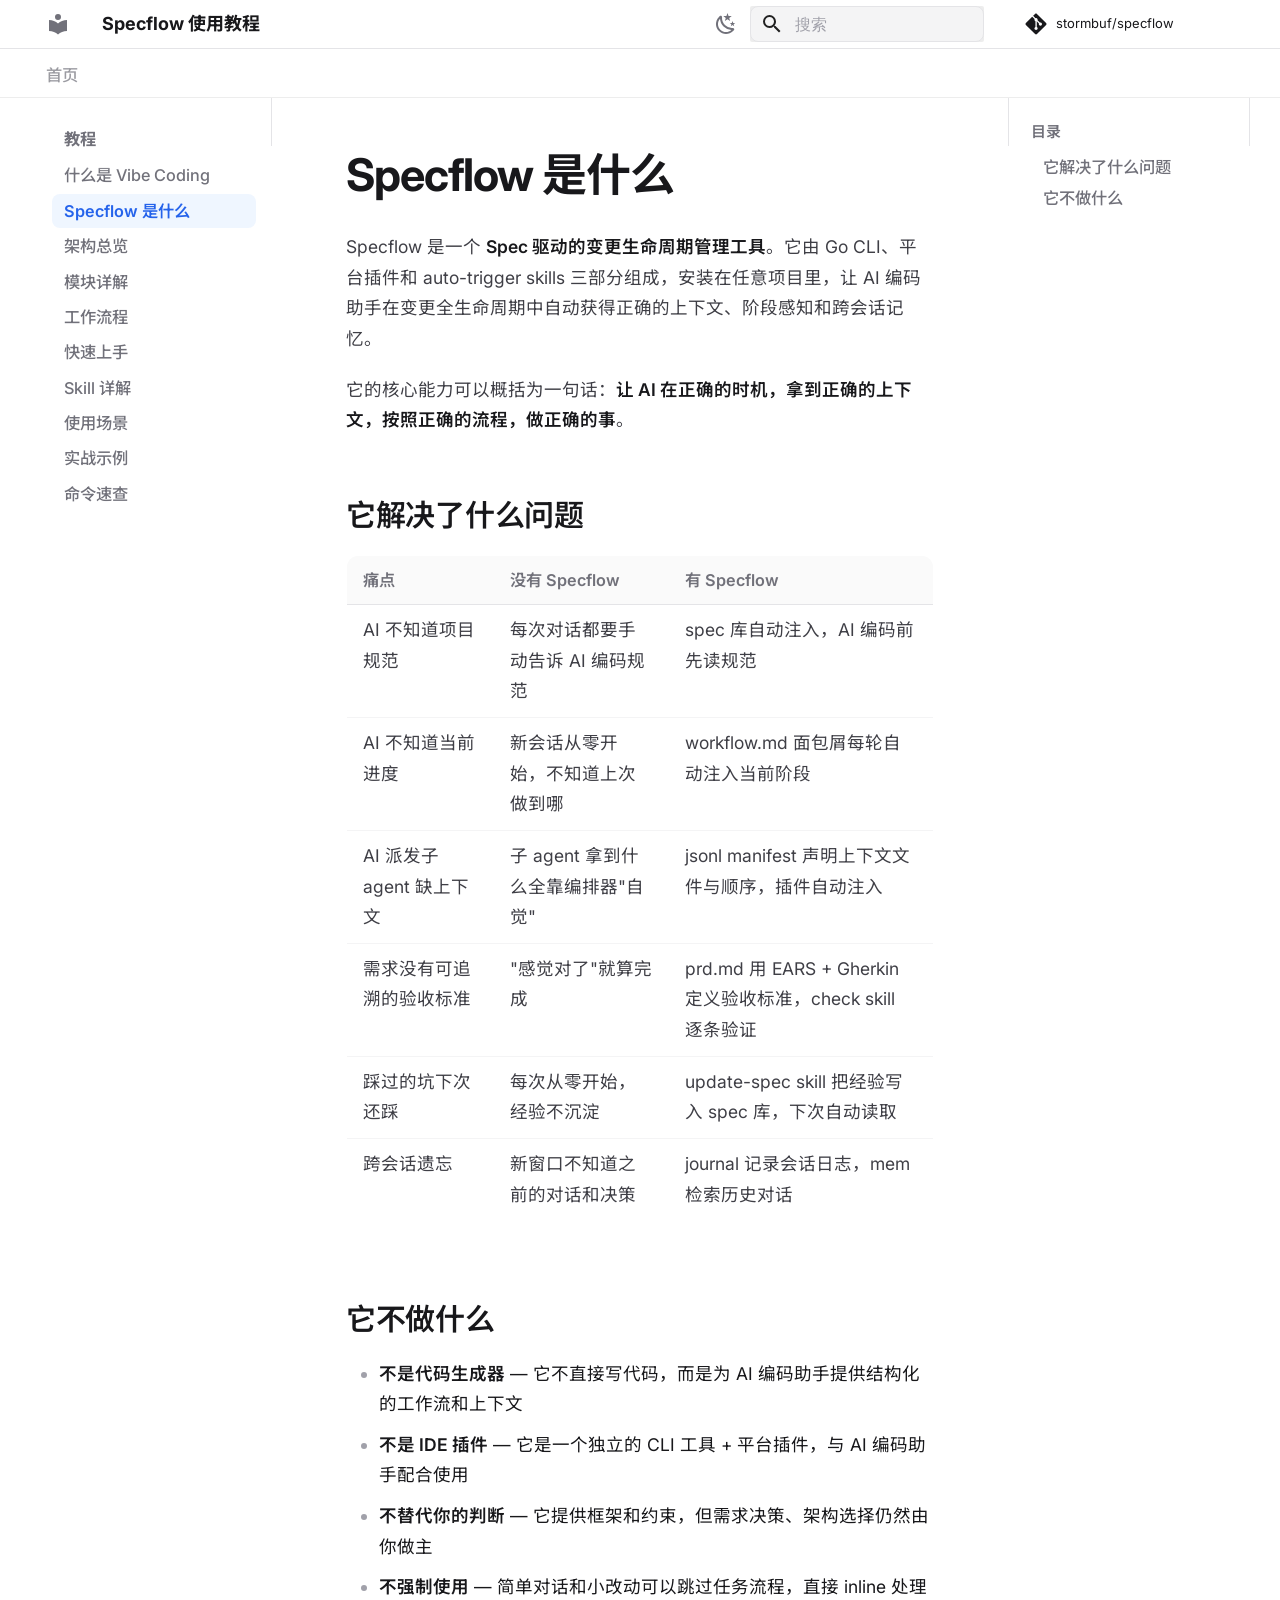
<file: tutorial/02-what-is-specflow/index.html>
<!doctype html>
<html lang="zh" class="no-js">
  <head>
    
      <meta charset="utf-8">
      <meta name="viewport" content="width=device-width,initial-scale=1">
      
        <meta name="description" content="Spec 驱动的 AI 编码工作流管理工具">
      
      
      
        <link rel="canonical" href="https://stormbuf.github.io/specflow/tutorial/02-what-is-specflow/">
      
      
        <link rel="prev" href="../01-what-is-vibe-coding/">
      
      
        <link rel="next" href="../03-architecture/">
      
      
        
      
      
      <link rel="icon" href="../../assets/images/favicon.png">
      <meta name="generator" content="mkdocs-1.6.1, mkdocs-material-9.7.6">
    
    
      
        <title>Specflow 是什么 - Specflow 使用教程</title>
      
    
    
      <link rel="stylesheet" href="../../assets/stylesheets/main.484c7ddc.min.css">
      
        
        <link rel="stylesheet" href="../../assets/stylesheets/palette.ab4e12ef.min.css">
      
      


    
    
      
    
    
      
        
        
        <link rel="preconnect" href="https://fonts.gstatic.com" crossorigin>
        <link rel="stylesheet" href="https://fonts.googleapis.com/css?family=Inter:300,300i,400,400i,700,700i%7CJetBrains+Mono:400,400i,700,700i&display=fallback">
        <style>:root{--md-text-font:"Inter";--md-code-font:"JetBrains Mono"}</style>
      
    
    
      <link rel="stylesheet" href="../../stylesheets/extra.css">
    
    <script>__md_scope=new URL("../..",location),__md_hash=e=>[...e].reduce(((e,_)=>(e<<5)-e+_.charCodeAt(0)),0),__md_get=(e,_=localStorage,t=__md_scope)=>JSON.parse(_.getItem(t.pathname+"."+e)),__md_set=(e,_,t=localStorage,a=__md_scope)=>{try{t.setItem(a.pathname+"."+e,JSON.stringify(_))}catch(e){}}</script>
    
      

    
    
  </head>
  
  
    
    
      
    
    
    
    
    <body dir="ltr" data-md-color-scheme="default" data-md-color-primary="white" data-md-color-accent="blue">
  
    
    <input class="md-toggle" data-md-toggle="drawer" type="checkbox" id="__drawer" autocomplete="off">
    <input class="md-toggle" data-md-toggle="search" type="checkbox" id="__search" autocomplete="off">
    <label class="md-overlay" for="__drawer"></label>
    <div data-md-component="skip">
      
        
        <a href="#specflow" class="md-skip">
          跳转至
        </a>
      
    </div>
    <div data-md-component="announce">
      
    </div>
    
    
      

<header class="md-header" data-md-component="header">
  <nav class="md-header__inner md-grid" aria-label="页眉">
    <a href="../.." title="Specflow 使用教程" class="md-header__button md-logo" aria-label="Specflow 使用教程" data-md-component="logo">
      
  
  <svg xmlns="http://www.w3.org/2000/svg" viewBox="0 0 24 24"><path d="M12 8a3 3 0 0 0 3-3 3 3 0 0 0-3-3 3 3 0 0 0-3 3 3 3 0 0 0 3 3m0 3.54C9.64 9.35 6.5 8 3 8v11c3.5 0 6.64 1.35 9 3.54 2.36-2.19 5.5-3.54 9-3.54V8c-3.5 0-6.64 1.35-9 3.54"/></svg>

    </a>
    <label class="md-header__button md-icon" for="__drawer">
      
      <svg xmlns="http://www.w3.org/2000/svg" viewBox="0 0 24 24"><path d="M3 6h18v2H3zm0 5h18v2H3zm0 5h18v2H3z"/></svg>
    </label>
    <div class="md-header__title" data-md-component="header-title">
      <div class="md-header__ellipsis">
        <div class="md-header__topic">
          <span class="md-ellipsis">
            Specflow 使用教程
          </span>
        </div>
        <div class="md-header__topic" data-md-component="header-topic">
          <span class="md-ellipsis">
            
              Specflow 是什么
            
          </span>
        </div>
      </div>
    </div>
    
      
        <form class="md-header__option" data-md-component="palette">
  
    
    
    
    <input class="md-option" data-md-color-media="(prefers-color-scheme: light)" data-md-color-scheme="default" data-md-color-primary="white" data-md-color-accent="blue"  aria-label="切换暗色模式"  type="radio" name="__palette" id="__palette_0">
    
      <label class="md-header__button md-icon" title="切换暗色模式" for="__palette_1" hidden>
        <svg xmlns="http://www.w3.org/2000/svg" viewBox="0 0 24 24"><path d="m17.75 4.09-2.53 1.94.91 3.06-2.63-1.81-2.63 1.81.91-3.06-2.53-1.94L12.44 4l1.06-3 1.06 3zm3.5 6.91-1.64 1.25.59 1.98-1.7-1.17-1.7 1.17.59-1.98L15.75 11l2.06-.05L18.5 9l.69 1.95zm-2.28 4.95c.83-.08 1.72 1.1 1.19 1.85-.32.45-.66.87-1.08 1.27C15.17 23 8.84 23 4.94 19.07c-3.91-3.9-3.91-10.24 0-14.14.4-.4.82-.76 1.27-1.08.75-.53 1.93.36 1.85 1.19-.27 2.86.69 5.83 2.89 8.02a9.96 9.96 0 0 0 8.02 2.89m-1.64 2.02a12.08 12.08 0 0 1-7.8-3.47c-2.17-2.19-3.33-5-3.49-7.82-2.81 3.14-2.7 7.96.31 10.98 3.02 3.01 7.84 3.12 10.98.31"/></svg>
      </label>
    
  
    
    
    
    <input class="md-option" data-md-color-media="(prefers-color-scheme: dark)" data-md-color-scheme="slate" data-md-color-primary="black" data-md-color-accent="blue"  aria-label="切换亮色模式"  type="radio" name="__palette" id="__palette_1">
    
      <label class="md-header__button md-icon" title="切换亮色模式" for="__palette_0" hidden>
        <svg xmlns="http://www.w3.org/2000/svg" viewBox="0 0 24 24"><path d="M12 7a5 5 0 0 1 5 5 5 5 0 0 1-5 5 5 5 0 0 1-5-5 5 5 0 0 1 5-5m0 2a3 3 0 0 0-3 3 3 3 0 0 0 3 3 3 3 0 0 0 3-3 3 3 0 0 0-3-3m0-7 2.39 3.42C13.65 5.15 12.84 5 12 5s-1.65.15-2.39.42zM3.34 7l4.16-.35A7.2 7.2 0 0 0 5.94 8.5c-.44.74-.69 1.5-.83 2.29zm.02 10 1.76-3.77a7.131 7.131 0 0 0 2.38 4.14zM20.65 7l-1.77 3.79a7.02 7.02 0 0 0-2.38-4.15zm-.01 10-4.14.36c.59-.51 1.12-1.14 1.54-1.86.42-.73.69-1.5.83-2.29zM12 22l-2.41-3.44c.74.27 1.55.44 2.41.44.82 0 1.63-.17 2.37-.44z"/></svg>
      </label>
    
  
</form>
      
    
    
      <script>var palette=__md_get("__palette");if(palette&&palette.color){if("(prefers-color-scheme)"===palette.color.media){var media=matchMedia("(prefers-color-scheme: light)"),input=document.querySelector(media.matches?"[data-md-color-media='(prefers-color-scheme: light)']":"[data-md-color-media='(prefers-color-scheme: dark)']");palette.color.media=input.getAttribute("data-md-color-media"),palette.color.scheme=input.getAttribute("data-md-color-scheme"),palette.color.primary=input.getAttribute("data-md-color-primary"),palette.color.accent=input.getAttribute("data-md-color-accent")}for(var[key,value]of Object.entries(palette.color))document.body.setAttribute("data-md-color-"+key,value)}</script>
    
    
    
      
      
        <label class="md-header__button md-icon" for="__search">
          
          <svg xmlns="http://www.w3.org/2000/svg" viewBox="0 0 24 24"><path d="M9.5 3A6.5 6.5 0 0 1 16 9.5c0 1.61-.59 3.09-1.56 4.23l.27.27h.79l5 5-1.5 1.5-5-5v-.79l-.27-.27A6.52 6.52 0 0 1 9.5 16 6.5 6.5 0 0 1 3 9.5 6.5 6.5 0 0 1 9.5 3m0 2C7 5 5 7 5 9.5S7 14 9.5 14 14 12 14 9.5 12 5 9.5 5"/></svg>
        </label>
        <div class="md-search" data-md-component="search" role="dialog">
  <label class="md-search__overlay" for="__search"></label>
  <div class="md-search__inner" role="search">
    <form class="md-search__form" name="search">
      <input type="text" class="md-search__input" name="query" aria-label="搜索" placeholder="搜索" autocapitalize="off" autocorrect="off" autocomplete="off" spellcheck="false" data-md-component="search-query" required>
      <label class="md-search__icon md-icon" for="__search">
        
        <svg xmlns="http://www.w3.org/2000/svg" viewBox="0 0 24 24"><path d="M9.5 3A6.5 6.5 0 0 1 16 9.5c0 1.61-.59 3.09-1.56 4.23l.27.27h.79l5 5-1.5 1.5-5-5v-.79l-.27-.27A6.52 6.52 0 0 1 9.5 16 6.5 6.5 0 0 1 3 9.5 6.5 6.5 0 0 1 9.5 3m0 2C7 5 5 7 5 9.5S7 14 9.5 14 14 12 14 9.5 12 5 9.5 5"/></svg>
        
        <svg xmlns="http://www.w3.org/2000/svg" viewBox="0 0 24 24"><path d="M20 11v2H8l5.5 5.5-1.42 1.42L4.16 12l7.92-7.92L13.5 5.5 8 11z"/></svg>
      </label>
      <nav class="md-search__options" aria-label="查找">
        
        <button type="reset" class="md-search__icon md-icon" title="清空当前内容" aria-label="清空当前内容" tabindex="-1">
          
          <svg xmlns="http://www.w3.org/2000/svg" viewBox="0 0 24 24"><path d="M19 6.41 17.59 5 12 10.59 6.41 5 5 6.41 10.59 12 5 17.59 6.41 19 12 13.41 17.59 19 19 17.59 13.41 12z"/></svg>
        </button>
      </nav>
      
        <div class="md-search__suggest" data-md-component="search-suggest"></div>
      
    </form>
    <div class="md-search__output">
      <div class="md-search__scrollwrap" tabindex="0" data-md-scrollfix>
        <div class="md-search-result" data-md-component="search-result">
          <div class="md-search-result__meta">
            正在初始化搜索引擎
          </div>
          <ol class="md-search-result__list" role="presentation"></ol>
        </div>
      </div>
    </div>
  </div>
</div>
      
    
    
      <div class="md-header__source">
        <a href="https://github.com/stormbuf/specflow" title="前往仓库" class="md-source" data-md-component="source">
  <div class="md-source__icon md-icon">
    
    <svg xmlns="http://www.w3.org/2000/svg" viewBox="0 0 448 512"><!--! Font Awesome Free 7.1.0 by @fontawesome - https://fontawesome.com License - https://fontawesome.com/license/free (Icons: CC BY 4.0, Fonts: SIL OFL 1.1, Code: MIT License) Copyright 2025 Fonticons, Inc.--><path d="M439.6 236.1 244 40.5c-5.4-5.5-12.8-8.5-20.4-8.5s-15 3-20.4 8.4L162.5 81l51.5 51.5c27.1-9.1 52.7 16.8 43.4 43.7l49.7 49.7c34.2-11.8 61.2 31 35.5 56.7-26.5 26.5-70.2-2.9-56-37.3L240.3 199v121.9c25.3 12.5 22.3 41.8 9.1 55-6.4 6.4-15.2 10.1-24.3 10.1s-17.8-3.6-24.3-10.1c-17.6-17.6-11.1-46.9 11.2-56v-123c-20.8-8.5-24.6-30.7-18.6-45L142.6 101 8.5 235.1C3 240.6 0 247.9 0 255.5s3 15 8.5 20.4l195.6 195.7c5.4 5.4 12.7 8.4 20.4 8.4s15-3 20.4-8.4l194.7-194.7c5.4-5.4 8.4-12.8 8.4-20.4s-3-15-8.4-20.4"/></svg>
  </div>
  <div class="md-source__repository">
    stormbuf/specflow
  </div>
</a>
      </div>
    
  </nav>
  
</header>
    
    <div class="md-container" data-md-component="container">
      
      
        
          
            
<nav class="md-tabs" aria-label="标签" data-md-component="tabs">
  <div class="md-grid">
    <ul class="md-tabs__list">
      
        
  
  
  
  
    <li class="md-tabs__item">
      <a href="../.." class="md-tabs__link">
        
  
  
    
  
  首页

      </a>
    </li>
  

      
        
  
  
  
    
  
  
    
    
      <li class="md-tabs__item md-tabs__item--active">
        <a href="../01-what-is-vibe-coding/" class="md-tabs__link">
          
  
  
  教程

        </a>
      </li>
    
  

      
    </ul>
  </div>
</nav>
          
        
      
      <main class="md-main" data-md-component="main">
        <div class="md-main__inner md-grid">
          
            
              
              <div class="md-sidebar md-sidebar--primary" data-md-component="sidebar" data-md-type="navigation" >
                <div class="md-sidebar__scrollwrap">
                  <div class="md-sidebar__inner">
                    


  


<nav class="md-nav md-nav--primary md-nav--lifted" aria-label="导航栏" data-md-level="0">
  <label class="md-nav__title" for="__drawer">
    <a href="../.." title="Specflow 使用教程" class="md-nav__button md-logo" aria-label="Specflow 使用教程" data-md-component="logo">
      
  
  <svg xmlns="http://www.w3.org/2000/svg" viewBox="0 0 24 24"><path d="M12 8a3 3 0 0 0 3-3 3 3 0 0 0-3-3 3 3 0 0 0-3 3 3 3 0 0 0 3 3m0 3.54C9.64 9.35 6.5 8 3 8v11c3.5 0 6.64 1.35 9 3.54 2.36-2.19 5.5-3.54 9-3.54V8c-3.5 0-6.64 1.35-9 3.54"/></svg>

    </a>
    Specflow 使用教程
  </label>
  
    <div class="md-nav__source">
      <a href="https://github.com/stormbuf/specflow" title="前往仓库" class="md-source" data-md-component="source">
  <div class="md-source__icon md-icon">
    
    <svg xmlns="http://www.w3.org/2000/svg" viewBox="0 0 448 512"><!--! Font Awesome Free 7.1.0 by @fontawesome - https://fontawesome.com License - https://fontawesome.com/license/free (Icons: CC BY 4.0, Fonts: SIL OFL 1.1, Code: MIT License) Copyright 2025 Fonticons, Inc.--><path d="M439.6 236.1 244 40.5c-5.4-5.5-12.8-8.5-20.4-8.5s-15 3-20.4 8.4L162.5 81l51.5 51.5c27.1-9.1 52.7 16.8 43.4 43.7l49.7 49.7c34.2-11.8 61.2 31 35.5 56.7-26.5 26.5-70.2-2.9-56-37.3L240.3 199v121.9c25.3 12.5 22.3 41.8 9.1 55-6.4 6.4-15.2 10.1-24.3 10.1s-17.8-3.6-24.3-10.1c-17.6-17.6-11.1-46.9 11.2-56v-123c-20.8-8.5-24.6-30.7-18.6-45L142.6 101 8.5 235.1C3 240.6 0 247.9 0 255.5s3 15 8.5 20.4l195.6 195.7c5.4 5.4 12.7 8.4 20.4 8.4s15-3 20.4-8.4l194.7-194.7c5.4-5.4 8.4-12.8 8.4-20.4s-3-15-8.4-20.4"/></svg>
  </div>
  <div class="md-source__repository">
    stormbuf/specflow
  </div>
</a>
    </div>
  
  <ul class="md-nav__list" data-md-scrollfix>
    
      
      
  
  
  
  
    <li class="md-nav__item">
      <a href="../.." class="md-nav__link">
        
  
  
  <span class="md-ellipsis">
    
  
    首页
  

    
  </span>
  
  

      </a>
    </li>
  

    
      
      
  
  
    
  
  
  
    
    
    
    
      
        
        
      
      
        
      
    
    
    <li class="md-nav__item md-nav__item--active md-nav__item--section md-nav__item--nested">
      
        
        
        <input class="md-nav__toggle md-toggle " type="checkbox" id="__nav_2" checked>
        
          
          <label class="md-nav__link" for="__nav_2" id="__nav_2_label" tabindex="">
            
  
  
  <span class="md-ellipsis">
    
  
    教程
  

    
  </span>
  
  

            <span class="md-nav__icon md-icon"></span>
          </label>
        
        <nav class="md-nav" data-md-level="1" aria-labelledby="__nav_2_label" aria-expanded="true">
          <label class="md-nav__title" for="__nav_2">
            <span class="md-nav__icon md-icon"></span>
            
  
    教程
  

          </label>
          <ul class="md-nav__list" data-md-scrollfix>
            
              
                
  
  
  
  
    <li class="md-nav__item">
      <a href="../01-what-is-vibe-coding/" class="md-nav__link">
        
  
  
  <span class="md-ellipsis">
    
  
    什么是 Vibe Coding
  

    
  </span>
  
  

      </a>
    </li>
  

              
            
              
                
  
  
    
  
  
  
    <li class="md-nav__item md-nav__item--active">
      
      <input class="md-nav__toggle md-toggle" type="checkbox" id="__toc">
      
      
        
      
      
        <label class="md-nav__link md-nav__link--active" for="__toc">
          
  
  
  <span class="md-ellipsis">
    
  
    Specflow 是什么
  

    
  </span>
  
  

          <span class="md-nav__icon md-icon"></span>
        </label>
      
      <a href="./" class="md-nav__link md-nav__link--active">
        
  
  
  <span class="md-ellipsis">
    
  
    Specflow 是什么
  

    
  </span>
  
  

      </a>
      
        

<nav class="md-nav md-nav--secondary" aria-label="目录">
  
  
  
    
  
  
    <label class="md-nav__title" for="__toc">
      <span class="md-nav__icon md-icon"></span>
      目录
    </label>
    <ul class="md-nav__list" data-md-component="toc" data-md-scrollfix>
      
        <li class="md-nav__item">
  <a href="#_1" class="md-nav__link">
    <span class="md-ellipsis">
      
        它解决了什么问题
      
    </span>
  </a>
  
</li>
      
        <li class="md-nav__item">
  <a href="#_2" class="md-nav__link">
    <span class="md-ellipsis">
      
        它不做什么
      
    </span>
  </a>
  
</li>
      
    </ul>
  
</nav>
      
    </li>
  

              
            
              
                
  
  
  
  
    <li class="md-nav__item">
      <a href="../03-architecture/" class="md-nav__link">
        
  
  
  <span class="md-ellipsis">
    
  
    架构总览
  

    
  </span>
  
  

      </a>
    </li>
  

              
            
              
                
  
  
  
  
    <li class="md-nav__item">
      <a href="../04-modules/" class="md-nav__link">
        
  
  
  <span class="md-ellipsis">
    
  
    模块详解
  

    
  </span>
  
  

      </a>
    </li>
  

              
            
              
                
  
  
  
  
    <li class="md-nav__item">
      <a href="../05-workflow/" class="md-nav__link">
        
  
  
  <span class="md-ellipsis">
    
  
    工作流程
  

    
  </span>
  
  

      </a>
    </li>
  

              
            
              
                
  
  
  
  
    <li class="md-nav__item">
      <a href="../06-quick-start/" class="md-nav__link">
        
  
  
  <span class="md-ellipsis">
    
  
    快速上手
  

    
  </span>
  
  

      </a>
    </li>
  

              
            
              
                
  
  
  
  
    <li class="md-nav__item">
      <a href="../07-skills/" class="md-nav__link">
        
  
  
  <span class="md-ellipsis">
    
  
    Skill 详解
  

    
  </span>
  
  

      </a>
    </li>
  

              
            
              
                
  
  
  
  
    <li class="md-nav__item">
      <a href="../08-use-cases/" class="md-nav__link">
        
  
  
  <span class="md-ellipsis">
    
  
    使用场景
  

    
  </span>
  
  

      </a>
    </li>
  

              
            
              
                
  
  
  
  
    <li class="md-nav__item">
      <a href="../09-example/" class="md-nav__link">
        
  
  
  <span class="md-ellipsis">
    
  
    实战示例
  

    
  </span>
  
  

      </a>
    </li>
  

              
            
              
                
  
  
  
  
    <li class="md-nav__item">
      <a href="../10-reference/" class="md-nav__link">
        
  
  
  <span class="md-ellipsis">
    
  
    命令速查
  

    
  </span>
  
  

      </a>
    </li>
  

              
            
          </ul>
        </nav>
      
    </li>
  

    
  </ul>
</nav>
                  </div>
                </div>
              </div>
            
            
              
              <div class="md-sidebar md-sidebar--secondary" data-md-component="sidebar" data-md-type="toc" >
                <div class="md-sidebar__scrollwrap">
                  <div class="md-sidebar__inner">
                    

<nav class="md-nav md-nav--secondary" aria-label="目录">
  
  
  
    
  
  
    <label class="md-nav__title" for="__toc">
      <span class="md-nav__icon md-icon"></span>
      目录
    </label>
    <ul class="md-nav__list" data-md-component="toc" data-md-scrollfix>
      
        <li class="md-nav__item">
  <a href="#_1" class="md-nav__link">
    <span class="md-ellipsis">
      
        它解决了什么问题
      
    </span>
  </a>
  
</li>
      
        <li class="md-nav__item">
  <a href="#_2" class="md-nav__link">
    <span class="md-ellipsis">
      
        它不做什么
      
    </span>
  </a>
  
</li>
      
    </ul>
  
</nav>
                  </div>
                </div>
              </div>
            
          
          
            <div class="md-content" data-md-component="content">
              
              <article class="md-content__inner md-typeset">
                
                  


  
  


<h1 id="specflow">Specflow 是什么<a class="headerlink" href="#specflow" title="Permanent link">&para;</a></h1>
<p>Specflow 是一个 <strong>Spec 驱动的变更生命周期管理工具</strong>。它由 Go CLI、平台插件和 auto-trigger skills 三部分组成，安装在任意项目里，让 AI 编码助手在变更全生命周期中自动获得正确的上下文、阶段感知和跨会话记忆。</p>
<p>它的核心能力可以概括为一句话：<strong>让 AI 在正确的时机，拿到正确的上下文，按照正确的流程，做正确的事</strong>。</p>
<h2 id="_1">它解决了什么问题<a class="headerlink" href="#_1" title="Permanent link">&para;</a></h2>
<table>
<thead>
<tr>
<th>痛点</th>
<th>没有 Specflow</th>
<th>有 Specflow</th>
</tr>
</thead>
<tbody>
<tr>
<td>AI 不知道项目规范</td>
<td>每次对话都要手动告诉 AI 编码规范</td>
<td>spec 库自动注入，AI 编码前先读规范</td>
</tr>
<tr>
<td>AI 不知道当前进度</td>
<td>新会话从零开始，不知道上次做到哪</td>
<td>workflow.md 面包屑每轮自动注入当前阶段</td>
</tr>
<tr>
<td>AI 派发子 agent 缺上下文</td>
<td>子 agent 拿到什么全靠编排器"自觉"</td>
<td>jsonl manifest 声明上下文文件与顺序，插件自动注入</td>
</tr>
<tr>
<td>需求没有可追溯的验收标准</td>
<td>"感觉对了"就算完成</td>
<td>prd.md 用 EARS + Gherkin 定义验收标准，check skill 逐条验证</td>
</tr>
<tr>
<td>踩过的坑下次还踩</td>
<td>每次从零开始，经验不沉淀</td>
<td>update-spec skill 把经验写入 spec 库，下次自动读取</td>
</tr>
<tr>
<td>跨会话遗忘</td>
<td>新窗口不知道之前的对话和决策</td>
<td>journal 记录会话日志，mem 检索历史对话</td>
</tr>
</tbody>
</table>
<h2 id="_2">它不做什么<a class="headerlink" href="#_2" title="Permanent link">&para;</a></h2>
<ul>
<li><strong>不是代码生成器</strong> — 它不直接写代码，而是为 AI 编码助手提供结构化的工作流和上下文</li>
<li><strong>不是 IDE 插件</strong> — 它是一个独立的 CLI 工具 + 平台插件，与 AI 编码助手配合使用</li>
<li><strong>不替代你的判断</strong> — 它提供框架和约束，但需求决策、架构选择仍然由你做主</li>
<li><strong>不强制使用</strong> — 简单对话和小改动可以跳过任务流程，直接 inline 处理</li>
</ul>












                
              </article>
            </div>
          
          
<script>var target=document.getElementById(location.hash.slice(1));target&&target.name&&(target.checked=target.name.startsWith("__tabbed_"))</script>
        </div>
        
          <button type="button" class="md-top md-icon" data-md-component="top" hidden>
  
  <svg xmlns="http://www.w3.org/2000/svg" viewBox="0 0 24 24"><path d="M13 20h-2V8l-5.5 5.5-1.42-1.42L12 4.16l7.92 7.92-1.42 1.42L13 8z"/></svg>
  回到页面顶部
</button>
        
      </main>
      
        <footer class="md-footer">
  
  <div class="md-footer-meta md-typeset">
    <div class="md-footer-meta__inner md-grid">
      <div class="md-copyright">
  
  
    Made with
    <a href="https://squidfunk.github.io/mkdocs-material/" target="_blank" rel="noopener">
      Material for MkDocs
    </a>
  
</div>
      
    </div>
  </div>
</footer>
      
    </div>
    <div class="md-dialog" data-md-component="dialog">
      <div class="md-dialog__inner md-typeset"></div>
    </div>
    
    
    
      
      
      <script id="__config" type="application/json">{"annotate": null, "base": "../..", "features": ["navigation.tabs", "navigation.sections", "navigation.top", "search.suggest", "search.highlight", "content.code.copy", "content.code.annotate"], "search": "../../assets/javascripts/workers/search.2c215733.min.js", "tags": null, "translations": {"clipboard.copied": "\u5df2\u590d\u5236", "clipboard.copy": "\u590d\u5236", "search.result.more.one": "\u5728\u8be5\u9875\u4e0a\u8fd8\u6709 1 \u4e2a\u7b26\u5408\u6761\u4ef6\u7684\u7ed3\u679c", "search.result.more.other": "\u5728\u8be5\u9875\u4e0a\u8fd8\u6709 # \u4e2a\u7b26\u5408\u6761\u4ef6\u7684\u7ed3\u679c", "search.result.none": "\u6ca1\u6709\u627e\u5230\u7b26\u5408\u6761\u4ef6\u7684\u7ed3\u679c", "search.result.one": "\u627e\u5230 1 \u4e2a\u7b26\u5408\u6761\u4ef6\u7684\u7ed3\u679c", "search.result.other": "# \u4e2a\u7b26\u5408\u6761\u4ef6\u7684\u7ed3\u679c", "search.result.placeholder": "\u952e\u5165\u4ee5\u5f00\u59cb\u641c\u7d22", "search.result.term.missing": "\u7f3a\u5c11", "select.version": "\u9009\u62e9\u5f53\u524d\u7248\u672c"}, "version": null}</script>
    
    
      <script src="../../assets/javascripts/bundle.79ae519e.min.js"></script>
      
    
  </body>
</html>
</file>
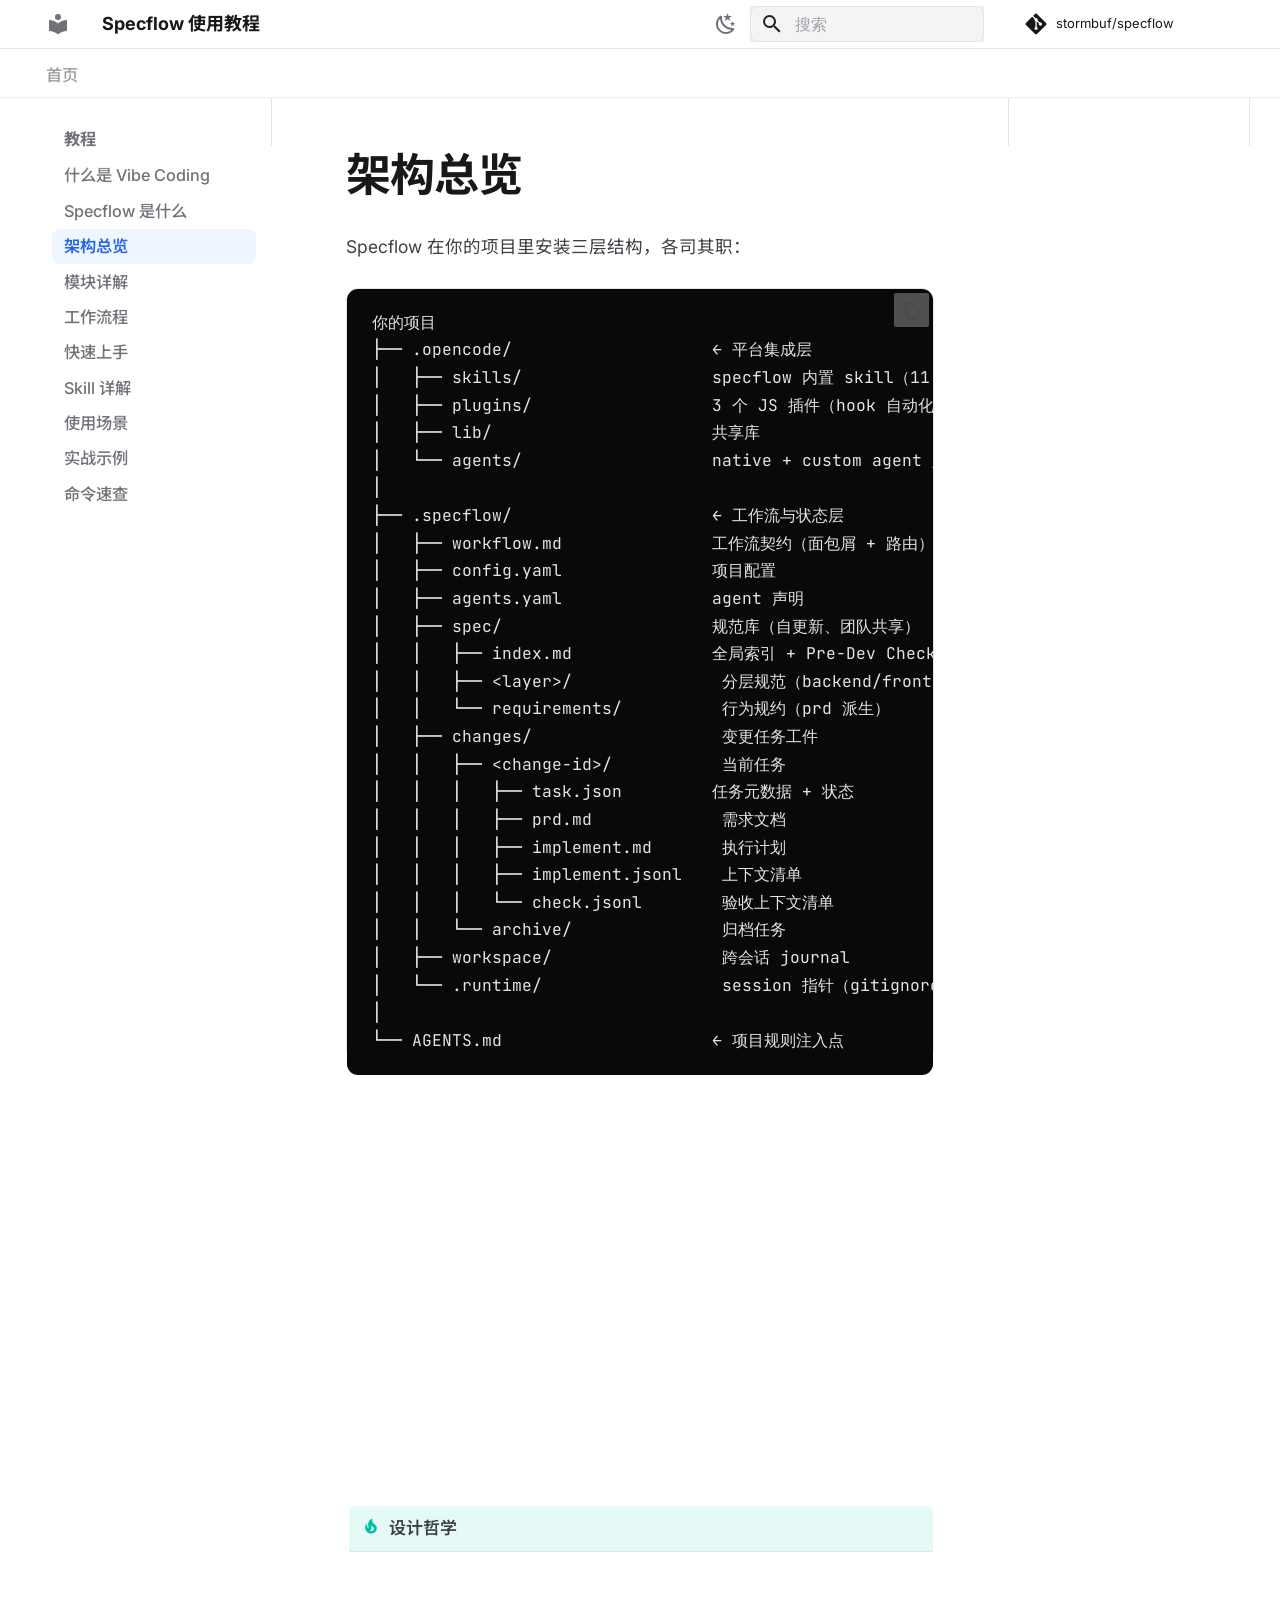
<file: tutorial/03-architecture/index.html>
<!doctype html>
<html lang="zh" class="no-js">
  <head>
    
      <meta charset="utf-8">
      <meta name="viewport" content="width=device-width,initial-scale=1">
      
        <meta name="description" content="Spec 驱动的 AI 编码工作流管理工具">
      
      
      
        <link rel="canonical" href="https://stormbuf.github.io/specflow/tutorial/03-architecture/">
      
      
        <link rel="prev" href="../02-what-is-specflow/">
      
      
        <link rel="next" href="../04-modules/">
      
      
        
      
      
      <link rel="icon" href="../../assets/images/favicon.png">
      <meta name="generator" content="mkdocs-1.6.1, mkdocs-material-9.7.6">
    
    
      
        <title>架构总览 - Specflow 使用教程</title>
      
    
    
      <link rel="stylesheet" href="../../assets/stylesheets/main.484c7ddc.min.css">
      
        
        <link rel="stylesheet" href="../../assets/stylesheets/palette.ab4e12ef.min.css">
      
      


    
    
      
    
    
      
        
        
        <link rel="preconnect" href="https://fonts.gstatic.com" crossorigin>
        <link rel="stylesheet" href="https://fonts.googleapis.com/css?family=Inter:300,300i,400,400i,700,700i%7CJetBrains+Mono:400,400i,700,700i&display=fallback">
        <style>:root{--md-text-font:"Inter";--md-code-font:"JetBrains Mono"}</style>
      
    
    
      <link rel="stylesheet" href="../../stylesheets/extra.css">
    
    <script>__md_scope=new URL("../..",location),__md_hash=e=>[...e].reduce(((e,_)=>(e<<5)-e+_.charCodeAt(0)),0),__md_get=(e,_=localStorage,t=__md_scope)=>JSON.parse(_.getItem(t.pathname+"."+e)),__md_set=(e,_,t=localStorage,a=__md_scope)=>{try{t.setItem(a.pathname+"."+e,JSON.stringify(_))}catch(e){}}</script>
    
      

    
    
  </head>
  
  
    
    
      
    
    
    
    
    <body dir="ltr" data-md-color-scheme="default" data-md-color-primary="white" data-md-color-accent="blue">
  
    
    <input class="md-toggle" data-md-toggle="drawer" type="checkbox" id="__drawer" autocomplete="off">
    <input class="md-toggle" data-md-toggle="search" type="checkbox" id="__search" autocomplete="off">
    <label class="md-overlay" for="__drawer"></label>
    <div data-md-component="skip">
      
        
        <a href="#_1" class="md-skip">
          跳转至
        </a>
      
    </div>
    <div data-md-component="announce">
      
    </div>
    
    
      

<header class="md-header" data-md-component="header">
  <nav class="md-header__inner md-grid" aria-label="页眉">
    <a href="../.." title="Specflow 使用教程" class="md-header__button md-logo" aria-label="Specflow 使用教程" data-md-component="logo">
      
  
  <svg xmlns="http://www.w3.org/2000/svg" viewBox="0 0 24 24"><path d="M12 8a3 3 0 0 0 3-3 3 3 0 0 0-3-3 3 3 0 0 0-3 3 3 3 0 0 0 3 3m0 3.54C9.64 9.35 6.5 8 3 8v11c3.5 0 6.64 1.35 9 3.54 2.36-2.19 5.5-3.54 9-3.54V8c-3.5 0-6.64 1.35-9 3.54"/></svg>

    </a>
    <label class="md-header__button md-icon" for="__drawer">
      
      <svg xmlns="http://www.w3.org/2000/svg" viewBox="0 0 24 24"><path d="M3 6h18v2H3zm0 5h18v2H3zm0 5h18v2H3z"/></svg>
    </label>
    <div class="md-header__title" data-md-component="header-title">
      <div class="md-header__ellipsis">
        <div class="md-header__topic">
          <span class="md-ellipsis">
            Specflow 使用教程
          </span>
        </div>
        <div class="md-header__topic" data-md-component="header-topic">
          <span class="md-ellipsis">
            
              架构总览
            
          </span>
        </div>
      </div>
    </div>
    
      
        <form class="md-header__option" data-md-component="palette">
  
    
    
    
    <input class="md-option" data-md-color-media="(prefers-color-scheme: light)" data-md-color-scheme="default" data-md-color-primary="white" data-md-color-accent="blue"  aria-label="切换暗色模式"  type="radio" name="__palette" id="__palette_0">
    
      <label class="md-header__button md-icon" title="切换暗色模式" for="__palette_1" hidden>
        <svg xmlns="http://www.w3.org/2000/svg" viewBox="0 0 24 24"><path d="m17.75 4.09-2.53 1.94.91 3.06-2.63-1.81-2.63 1.81.91-3.06-2.53-1.94L12.44 4l1.06-3 1.06 3zm3.5 6.91-1.64 1.25.59 1.98-1.7-1.17-1.7 1.17.59-1.98L15.75 11l2.06-.05L18.5 9l.69 1.95zm-2.28 4.95c.83-.08 1.72 1.1 1.19 1.85-.32.45-.66.87-1.08 1.27C15.17 23 8.84 23 4.94 19.07c-3.91-3.9-3.91-10.24 0-14.14.4-.4.82-.76 1.27-1.08.75-.53 1.93.36 1.85 1.19-.27 2.86.69 5.83 2.89 8.02a9.96 9.96 0 0 0 8.02 2.89m-1.64 2.02a12.08 12.08 0 0 1-7.8-3.47c-2.17-2.19-3.33-5-3.49-7.82-2.81 3.14-2.7 7.96.31 10.98 3.02 3.01 7.84 3.12 10.98.31"/></svg>
      </label>
    
  
    
    
    
    <input class="md-option" data-md-color-media="(prefers-color-scheme: dark)" data-md-color-scheme="slate" data-md-color-primary="black" data-md-color-accent="blue"  aria-label="切换亮色模式"  type="radio" name="__palette" id="__palette_1">
    
      <label class="md-header__button md-icon" title="切换亮色模式" for="__palette_0" hidden>
        <svg xmlns="http://www.w3.org/2000/svg" viewBox="0 0 24 24"><path d="M12 7a5 5 0 0 1 5 5 5 5 0 0 1-5 5 5 5 0 0 1-5-5 5 5 0 0 1 5-5m0 2a3 3 0 0 0-3 3 3 3 0 0 0 3 3 3 3 0 0 0 3-3 3 3 0 0 0-3-3m0-7 2.39 3.42C13.65 5.15 12.84 5 12 5s-1.65.15-2.39.42zM3.34 7l4.16-.35A7.2 7.2 0 0 0 5.94 8.5c-.44.74-.69 1.5-.83 2.29zm.02 10 1.76-3.77a7.131 7.131 0 0 0 2.38 4.14zM20.65 7l-1.77 3.79a7.02 7.02 0 0 0-2.38-4.15zm-.01 10-4.14.36c.59-.51 1.12-1.14 1.54-1.86.42-.73.69-1.5.83-2.29zM12 22l-2.41-3.44c.74.27 1.55.44 2.41.44.82 0 1.63-.17 2.37-.44z"/></svg>
      </label>
    
  
</form>
      
    
    
      <script>var palette=__md_get("__palette");if(palette&&palette.color){if("(prefers-color-scheme)"===palette.color.media){var media=matchMedia("(prefers-color-scheme: light)"),input=document.querySelector(media.matches?"[data-md-color-media='(prefers-color-scheme: light)']":"[data-md-color-media='(prefers-color-scheme: dark)']");palette.color.media=input.getAttribute("data-md-color-media"),palette.color.scheme=input.getAttribute("data-md-color-scheme"),palette.color.primary=input.getAttribute("data-md-color-primary"),palette.color.accent=input.getAttribute("data-md-color-accent")}for(var[key,value]of Object.entries(palette.color))document.body.setAttribute("data-md-color-"+key,value)}</script>
    
    
    
      
      
        <label class="md-header__button md-icon" for="__search">
          
          <svg xmlns="http://www.w3.org/2000/svg" viewBox="0 0 24 24"><path d="M9.5 3A6.5 6.5 0 0 1 16 9.5c0 1.61-.59 3.09-1.56 4.23l.27.27h.79l5 5-1.5 1.5-5-5v-.79l-.27-.27A6.52 6.52 0 0 1 9.5 16 6.5 6.5 0 0 1 3 9.5 6.5 6.5 0 0 1 9.5 3m0 2C7 5 5 7 5 9.5S7 14 9.5 14 14 12 14 9.5 12 5 9.5 5"/></svg>
        </label>
        <div class="md-search" data-md-component="search" role="dialog">
  <label class="md-search__overlay" for="__search"></label>
  <div class="md-search__inner" role="search">
    <form class="md-search__form" name="search">
      <input type="text" class="md-search__input" name="query" aria-label="搜索" placeholder="搜索" autocapitalize="off" autocorrect="off" autocomplete="off" spellcheck="false" data-md-component="search-query" required>
      <label class="md-search__icon md-icon" for="__search">
        
        <svg xmlns="http://www.w3.org/2000/svg" viewBox="0 0 24 24"><path d="M9.5 3A6.5 6.5 0 0 1 16 9.5c0 1.61-.59 3.09-1.56 4.23l.27.27h.79l5 5-1.5 1.5-5-5v-.79l-.27-.27A6.52 6.52 0 0 1 9.5 16 6.5 6.5 0 0 1 3 9.5 6.5 6.5 0 0 1 9.5 3m0 2C7 5 5 7 5 9.5S7 14 9.5 14 14 12 14 9.5 12 5 9.5 5"/></svg>
        
        <svg xmlns="http://www.w3.org/2000/svg" viewBox="0 0 24 24"><path d="M20 11v2H8l5.5 5.5-1.42 1.42L4.16 12l7.92-7.92L13.5 5.5 8 11z"/></svg>
      </label>
      <nav class="md-search__options" aria-label="查找">
        
        <button type="reset" class="md-search__icon md-icon" title="清空当前内容" aria-label="清空当前内容" tabindex="-1">
          
          <svg xmlns="http://www.w3.org/2000/svg" viewBox="0 0 24 24"><path d="M19 6.41 17.59 5 12 10.59 6.41 5 5 6.41 10.59 12 5 17.59 6.41 19 12 13.41 17.59 19 19 17.59 13.41 12z"/></svg>
        </button>
      </nav>
      
        <div class="md-search__suggest" data-md-component="search-suggest"></div>
      
    </form>
    <div class="md-search__output">
      <div class="md-search__scrollwrap" tabindex="0" data-md-scrollfix>
        <div class="md-search-result" data-md-component="search-result">
          <div class="md-search-result__meta">
            正在初始化搜索引擎
          </div>
          <ol class="md-search-result__list" role="presentation"></ol>
        </div>
      </div>
    </div>
  </div>
</div>
      
    
    
      <div class="md-header__source">
        <a href="https://github.com/stormbuf/specflow" title="前往仓库" class="md-source" data-md-component="source">
  <div class="md-source__icon md-icon">
    
    <svg xmlns="http://www.w3.org/2000/svg" viewBox="0 0 448 512"><!--! Font Awesome Free 7.1.0 by @fontawesome - https://fontawesome.com License - https://fontawesome.com/license/free (Icons: CC BY 4.0, Fonts: SIL OFL 1.1, Code: MIT License) Copyright 2025 Fonticons, Inc.--><path d="M439.6 236.1 244 40.5c-5.4-5.5-12.8-8.5-20.4-8.5s-15 3-20.4 8.4L162.5 81l51.5 51.5c27.1-9.1 52.7 16.8 43.4 43.7l49.7 49.7c34.2-11.8 61.2 31 35.5 56.7-26.5 26.5-70.2-2.9-56-37.3L240.3 199v121.9c25.3 12.5 22.3 41.8 9.1 55-6.4 6.4-15.2 10.1-24.3 10.1s-17.8-3.6-24.3-10.1c-17.6-17.6-11.1-46.9 11.2-56v-123c-20.8-8.5-24.6-30.7-18.6-45L142.6 101 8.5 235.1C3 240.6 0 247.9 0 255.5s3 15 8.5 20.4l195.6 195.7c5.4 5.4 12.7 8.4 20.4 8.4s15-3 20.4-8.4l194.7-194.7c5.4-5.4 8.4-12.8 8.4-20.4s-3-15-8.4-20.4"/></svg>
  </div>
  <div class="md-source__repository">
    stormbuf/specflow
  </div>
</a>
      </div>
    
  </nav>
  
</header>
    
    <div class="md-container" data-md-component="container">
      
      
        
          
            
<nav class="md-tabs" aria-label="标签" data-md-component="tabs">
  <div class="md-grid">
    <ul class="md-tabs__list">
      
        
  
  
  
  
    <li class="md-tabs__item">
      <a href="../.." class="md-tabs__link">
        
  
  
    
  
  首页

      </a>
    </li>
  

      
        
  
  
  
    
  
  
    
    
      <li class="md-tabs__item md-tabs__item--active">
        <a href="../01-what-is-vibe-coding/" class="md-tabs__link">
          
  
  
  教程

        </a>
      </li>
    
  

      
    </ul>
  </div>
</nav>
          
        
      
      <main class="md-main" data-md-component="main">
        <div class="md-main__inner md-grid">
          
            
              
              <div class="md-sidebar md-sidebar--primary" data-md-component="sidebar" data-md-type="navigation" >
                <div class="md-sidebar__scrollwrap">
                  <div class="md-sidebar__inner">
                    


  


<nav class="md-nav md-nav--primary md-nav--lifted" aria-label="导航栏" data-md-level="0">
  <label class="md-nav__title" for="__drawer">
    <a href="../.." title="Specflow 使用教程" class="md-nav__button md-logo" aria-label="Specflow 使用教程" data-md-component="logo">
      
  
  <svg xmlns="http://www.w3.org/2000/svg" viewBox="0 0 24 24"><path d="M12 8a3 3 0 0 0 3-3 3 3 0 0 0-3-3 3 3 0 0 0-3 3 3 3 0 0 0 3 3m0 3.54C9.64 9.35 6.5 8 3 8v11c3.5 0 6.64 1.35 9 3.54 2.36-2.19 5.5-3.54 9-3.54V8c-3.5 0-6.64 1.35-9 3.54"/></svg>

    </a>
    Specflow 使用教程
  </label>
  
    <div class="md-nav__source">
      <a href="https://github.com/stormbuf/specflow" title="前往仓库" class="md-source" data-md-component="source">
  <div class="md-source__icon md-icon">
    
    <svg xmlns="http://www.w3.org/2000/svg" viewBox="0 0 448 512"><!--! Font Awesome Free 7.1.0 by @fontawesome - https://fontawesome.com License - https://fontawesome.com/license/free (Icons: CC BY 4.0, Fonts: SIL OFL 1.1, Code: MIT License) Copyright 2025 Fonticons, Inc.--><path d="M439.6 236.1 244 40.5c-5.4-5.5-12.8-8.5-20.4-8.5s-15 3-20.4 8.4L162.5 81l51.5 51.5c27.1-9.1 52.7 16.8 43.4 43.7l49.7 49.7c34.2-11.8 61.2 31 35.5 56.7-26.5 26.5-70.2-2.9-56-37.3L240.3 199v121.9c25.3 12.5 22.3 41.8 9.1 55-6.4 6.4-15.2 10.1-24.3 10.1s-17.8-3.6-24.3-10.1c-17.6-17.6-11.1-46.9 11.2-56v-123c-20.8-8.5-24.6-30.7-18.6-45L142.6 101 8.5 235.1C3 240.6 0 247.9 0 255.5s3 15 8.5 20.4l195.6 195.7c5.4 5.4 12.7 8.4 20.4 8.4s15-3 20.4-8.4l194.7-194.7c5.4-5.4 8.4-12.8 8.4-20.4s-3-15-8.4-20.4"/></svg>
  </div>
  <div class="md-source__repository">
    stormbuf/specflow
  </div>
</a>
    </div>
  
  <ul class="md-nav__list" data-md-scrollfix>
    
      
      
  
  
  
  
    <li class="md-nav__item">
      <a href="../.." class="md-nav__link">
        
  
  
  <span class="md-ellipsis">
    
  
    首页
  

    
  </span>
  
  

      </a>
    </li>
  

    
      
      
  
  
    
  
  
  
    
    
    
    
      
        
        
      
      
        
      
    
    
    <li class="md-nav__item md-nav__item--active md-nav__item--section md-nav__item--nested">
      
        
        
        <input class="md-nav__toggle md-toggle " type="checkbox" id="__nav_2" checked>
        
          
          <label class="md-nav__link" for="__nav_2" id="__nav_2_label" tabindex="">
            
  
  
  <span class="md-ellipsis">
    
  
    教程
  

    
  </span>
  
  

            <span class="md-nav__icon md-icon"></span>
          </label>
        
        <nav class="md-nav" data-md-level="1" aria-labelledby="__nav_2_label" aria-expanded="true">
          <label class="md-nav__title" for="__nav_2">
            <span class="md-nav__icon md-icon"></span>
            
  
    教程
  

          </label>
          <ul class="md-nav__list" data-md-scrollfix>
            
              
                
  
  
  
  
    <li class="md-nav__item">
      <a href="../01-what-is-vibe-coding/" class="md-nav__link">
        
  
  
  <span class="md-ellipsis">
    
  
    什么是 Vibe Coding
  

    
  </span>
  
  

      </a>
    </li>
  

              
            
              
                
  
  
  
  
    <li class="md-nav__item">
      <a href="../02-what-is-specflow/" class="md-nav__link">
        
  
  
  <span class="md-ellipsis">
    
  
    Specflow 是什么
  

    
  </span>
  
  

      </a>
    </li>
  

              
            
              
                
  
  
    
  
  
  
    <li class="md-nav__item md-nav__item--active">
      
      <input class="md-nav__toggle md-toggle" type="checkbox" id="__toc">
      
      
        
      
      
      <a href="./" class="md-nav__link md-nav__link--active">
        
  
  
  <span class="md-ellipsis">
    
  
    架构总览
  

    
  </span>
  
  

      </a>
      
    </li>
  

              
            
              
                
  
  
  
  
    <li class="md-nav__item">
      <a href="../04-modules/" class="md-nav__link">
        
  
  
  <span class="md-ellipsis">
    
  
    模块详解
  

    
  </span>
  
  

      </a>
    </li>
  

              
            
              
                
  
  
  
  
    <li class="md-nav__item">
      <a href="../05-workflow/" class="md-nav__link">
        
  
  
  <span class="md-ellipsis">
    
  
    工作流程
  

    
  </span>
  
  

      </a>
    </li>
  

              
            
              
                
  
  
  
  
    <li class="md-nav__item">
      <a href="../06-quick-start/" class="md-nav__link">
        
  
  
  <span class="md-ellipsis">
    
  
    快速上手
  

    
  </span>
  
  

      </a>
    </li>
  

              
            
              
                
  
  
  
  
    <li class="md-nav__item">
      <a href="../07-skills/" class="md-nav__link">
        
  
  
  <span class="md-ellipsis">
    
  
    Skill 详解
  

    
  </span>
  
  

      </a>
    </li>
  

              
            
              
                
  
  
  
  
    <li class="md-nav__item">
      <a href="../08-use-cases/" class="md-nav__link">
        
  
  
  <span class="md-ellipsis">
    
  
    使用场景
  

    
  </span>
  
  

      </a>
    </li>
  

              
            
              
                
  
  
  
  
    <li class="md-nav__item">
      <a href="../09-example/" class="md-nav__link">
        
  
  
  <span class="md-ellipsis">
    
  
    实战示例
  

    
  </span>
  
  

      </a>
    </li>
  

              
            
              
                
  
  
  
  
    <li class="md-nav__item">
      <a href="../10-reference/" class="md-nav__link">
        
  
  
  <span class="md-ellipsis">
    
  
    命令速查
  

    
  </span>
  
  

      </a>
    </li>
  

              
            
          </ul>
        </nav>
      
    </li>
  

    
  </ul>
</nav>
                  </div>
                </div>
              </div>
            
            
              
              <div class="md-sidebar md-sidebar--secondary" data-md-component="sidebar" data-md-type="toc" >
                <div class="md-sidebar__scrollwrap">
                  <div class="md-sidebar__inner">
                    

<nav class="md-nav md-nav--secondary" aria-label="目录">
  
  
  
    
  
  
</nav>
                  </div>
                </div>
              </div>
            
          
          
            <div class="md-content" data-md-component="content">
              
              <article class="md-content__inner md-typeset">
                
                  


  
  


<h1 id="_1">架构总览<a class="headerlink" href="#_1" title="Permanent link">&para;</a></h1>
<p>Specflow 在你的项目里安装三层结构，各司其职：</p>
<div class="highlight"><pre><span></span><code><a id="__codelineno-0-1" name="__codelineno-0-1" href="#__codelineno-0-1"></a>你的项目
<a id="__codelineno-0-2" name="__codelineno-0-2" href="#__codelineno-0-2"></a>├── .opencode/                    ← 平台集成层
<a id="__codelineno-0-3" name="__codelineno-0-3" href="#__codelineno-0-3"></a>│   ├── skills/                   specflow 内置 skill（11 个）
<a id="__codelineno-0-4" name="__codelineno-0-4" href="#__codelineno-0-4"></a>│   ├── plugins/                  3 个 JS 插件（hook 自动化）
<a id="__codelineno-0-5" name="__codelineno-0-5" href="#__codelineno-0-5"></a>│   ├── lib/                      共享库
<a id="__codelineno-0-6" name="__codelineno-0-6" href="#__codelineno-0-6"></a>│   └── agents/                   native + custom agent 定义
<a id="__codelineno-0-7" name="__codelineno-0-7" href="#__codelineno-0-7"></a>│
<a id="__codelineno-0-8" name="__codelineno-0-8" href="#__codelineno-0-8"></a>├── .specflow/                    ← 工作流与状态层
<a id="__codelineno-0-9" name="__codelineno-0-9" href="#__codelineno-0-9"></a>│   ├── workflow.md               工作流契约（面包屑 + 路由）
<a id="__codelineno-0-10" name="__codelineno-0-10" href="#__codelineno-0-10"></a>│   ├── config.yaml               项目配置
<a id="__codelineno-0-11" name="__codelineno-0-11" href="#__codelineno-0-11"></a>│   ├── agents.yaml               agent 声明
<a id="__codelineno-0-12" name="__codelineno-0-12" href="#__codelineno-0-12"></a>│   ├── spec/                     规范库（自更新、团队共享）
<a id="__codelineno-0-13" name="__codelineno-0-13" href="#__codelineno-0-13"></a>│   │   ├── index.md              全局索引 + Pre-Dev Checklist
<a id="__codelineno-0-14" name="__codelineno-0-14" href="#__codelineno-0-14"></a>│   │   ├── &lt;layer&gt;/               分层规范（backend/frontend/...）
<a id="__codelineno-0-15" name="__codelineno-0-15" href="#__codelineno-0-15"></a>│   │   └── requirements/          行为规约（prd 派生）
<a id="__codelineno-0-16" name="__codelineno-0-16" href="#__codelineno-0-16"></a>│   ├── changes/                   变更任务工件
<a id="__codelineno-0-17" name="__codelineno-0-17" href="#__codelineno-0-17"></a>│   │   ├── &lt;change-id&gt;/           当前任务
<a id="__codelineno-0-18" name="__codelineno-0-18" href="#__codelineno-0-18"></a>│   │   │   ├── task.json         任务元数据 + 状态
<a id="__codelineno-0-19" name="__codelineno-0-19" href="#__codelineno-0-19"></a>│   │   │   ├── prd.md             需求文档
<a id="__codelineno-0-20" name="__codelineno-0-20" href="#__codelineno-0-20"></a>│   │   │   ├── implement.md       执行计划
<a id="__codelineno-0-21" name="__codelineno-0-21" href="#__codelineno-0-21"></a>│   │   │   ├── implement.jsonl    上下文清单
<a id="__codelineno-0-22" name="__codelineno-0-22" href="#__codelineno-0-22"></a>│   │   │   └── check.jsonl        验收上下文清单
<a id="__codelineno-0-23" name="__codelineno-0-23" href="#__codelineno-0-23"></a>│   │   └── archive/               归档任务
<a id="__codelineno-0-24" name="__codelineno-0-24" href="#__codelineno-0-24"></a>│   ├── workspace/                 跨会话 journal
<a id="__codelineno-0-25" name="__codelineno-0-25" href="#__codelineno-0-25"></a>│   └── .runtime/                  session 指针（gitignored）
<a id="__codelineno-0-26" name="__codelineno-0-26" href="#__codelineno-0-26"></a>│
<a id="__codelineno-0-27" name="__codelineno-0-27" href="#__codelineno-0-27"></a>└── AGENTS.md                     ← 项目规则注入点
</code></pre></div>
<table>
<thead>
<tr>
<th>层</th>
<th>载体</th>
<th>职责</th>
<th>进 Git</th>
</tr>
</thead>
<tbody>
<tr>
<td>Skill 层</td>
<td><code>.opencode/skills/</code></td>
<td>auto-trigger skills + 命令式 skill，承载 know-how、模板、审查规则</td>
<td>是</td>
</tr>
<tr>
<td>插件层</td>
<td><code>.opencode/plugins/</code></td>
<td>hook 自动化：上下文注入、工作流状态同步、会话启动</td>
<td>是</td>
</tr>
<tr>
<td>状态层</td>
<td><code>.specflow/</code></td>
<td>任务状态、工件、规范库、会话日志、运行时指针</td>
<td>部分</td>
</tr>
</tbody>
</table>
<div class="admonition tip">
<p class="admonition-title">设计哲学</p>
<ul>
<li><strong>契约与实现分离</strong>：workflow.md 是流程唯一事实源，插件只解析不存逻辑。</li>
<li><strong>状态驱动而非文件驱动</strong>：阶段由 task.json 的 status 字段驱动面包屑切换。</li>
<li><strong>上下文窄而准</strong>：上下文文件由 jsonl manifest 声明，按需加载，不搞大而全的固定契约。</li>
</ul>
</div>












                
              </article>
            </div>
          
          
<script>var target=document.getElementById(location.hash.slice(1));target&&target.name&&(target.checked=target.name.startsWith("__tabbed_"))</script>
        </div>
        
          <button type="button" class="md-top md-icon" data-md-component="top" hidden>
  
  <svg xmlns="http://www.w3.org/2000/svg" viewBox="0 0 24 24"><path d="M13 20h-2V8l-5.5 5.5-1.42-1.42L12 4.16l7.92 7.92-1.42 1.42L13 8z"/></svg>
  回到页面顶部
</button>
        
      </main>
      
        <footer class="md-footer">
  
  <div class="md-footer-meta md-typeset">
    <div class="md-footer-meta__inner md-grid">
      <div class="md-copyright">
  
  
    Made with
    <a href="https://squidfunk.github.io/mkdocs-material/" target="_blank" rel="noopener">
      Material for MkDocs
    </a>
  
</div>
      
    </div>
  </div>
</footer>
      
    </div>
    <div class="md-dialog" data-md-component="dialog">
      <div class="md-dialog__inner md-typeset"></div>
    </div>
    
    
    
      
      
      <script id="__config" type="application/json">{"annotate": null, "base": "../..", "features": ["navigation.tabs", "navigation.sections", "navigation.top", "search.suggest", "search.highlight", "content.code.copy", "content.code.annotate"], "search": "../../assets/javascripts/workers/search.2c215733.min.js", "tags": null, "translations": {"clipboard.copied": "\u5df2\u590d\u5236", "clipboard.copy": "\u590d\u5236", "search.result.more.one": "\u5728\u8be5\u9875\u4e0a\u8fd8\u6709 1 \u4e2a\u7b26\u5408\u6761\u4ef6\u7684\u7ed3\u679c", "search.result.more.other": "\u5728\u8be5\u9875\u4e0a\u8fd8\u6709 # \u4e2a\u7b26\u5408\u6761\u4ef6\u7684\u7ed3\u679c", "search.result.none": "\u6ca1\u6709\u627e\u5230\u7b26\u5408\u6761\u4ef6\u7684\u7ed3\u679c", "search.result.one": "\u627e\u5230 1 \u4e2a\u7b26\u5408\u6761\u4ef6\u7684\u7ed3\u679c", "search.result.other": "# \u4e2a\u7b26\u5408\u6761\u4ef6\u7684\u7ed3\u679c", "search.result.placeholder": "\u952e\u5165\u4ee5\u5f00\u59cb\u641c\u7d22", "search.result.term.missing": "\u7f3a\u5c11", "select.version": "\u9009\u62e9\u5f53\u524d\u7248\u672c"}, "version": null}</script>
    
    
      <script src="../../assets/javascripts/bundle.79ae519e.min.js"></script>
      
    
  </body>
</html>
</file>
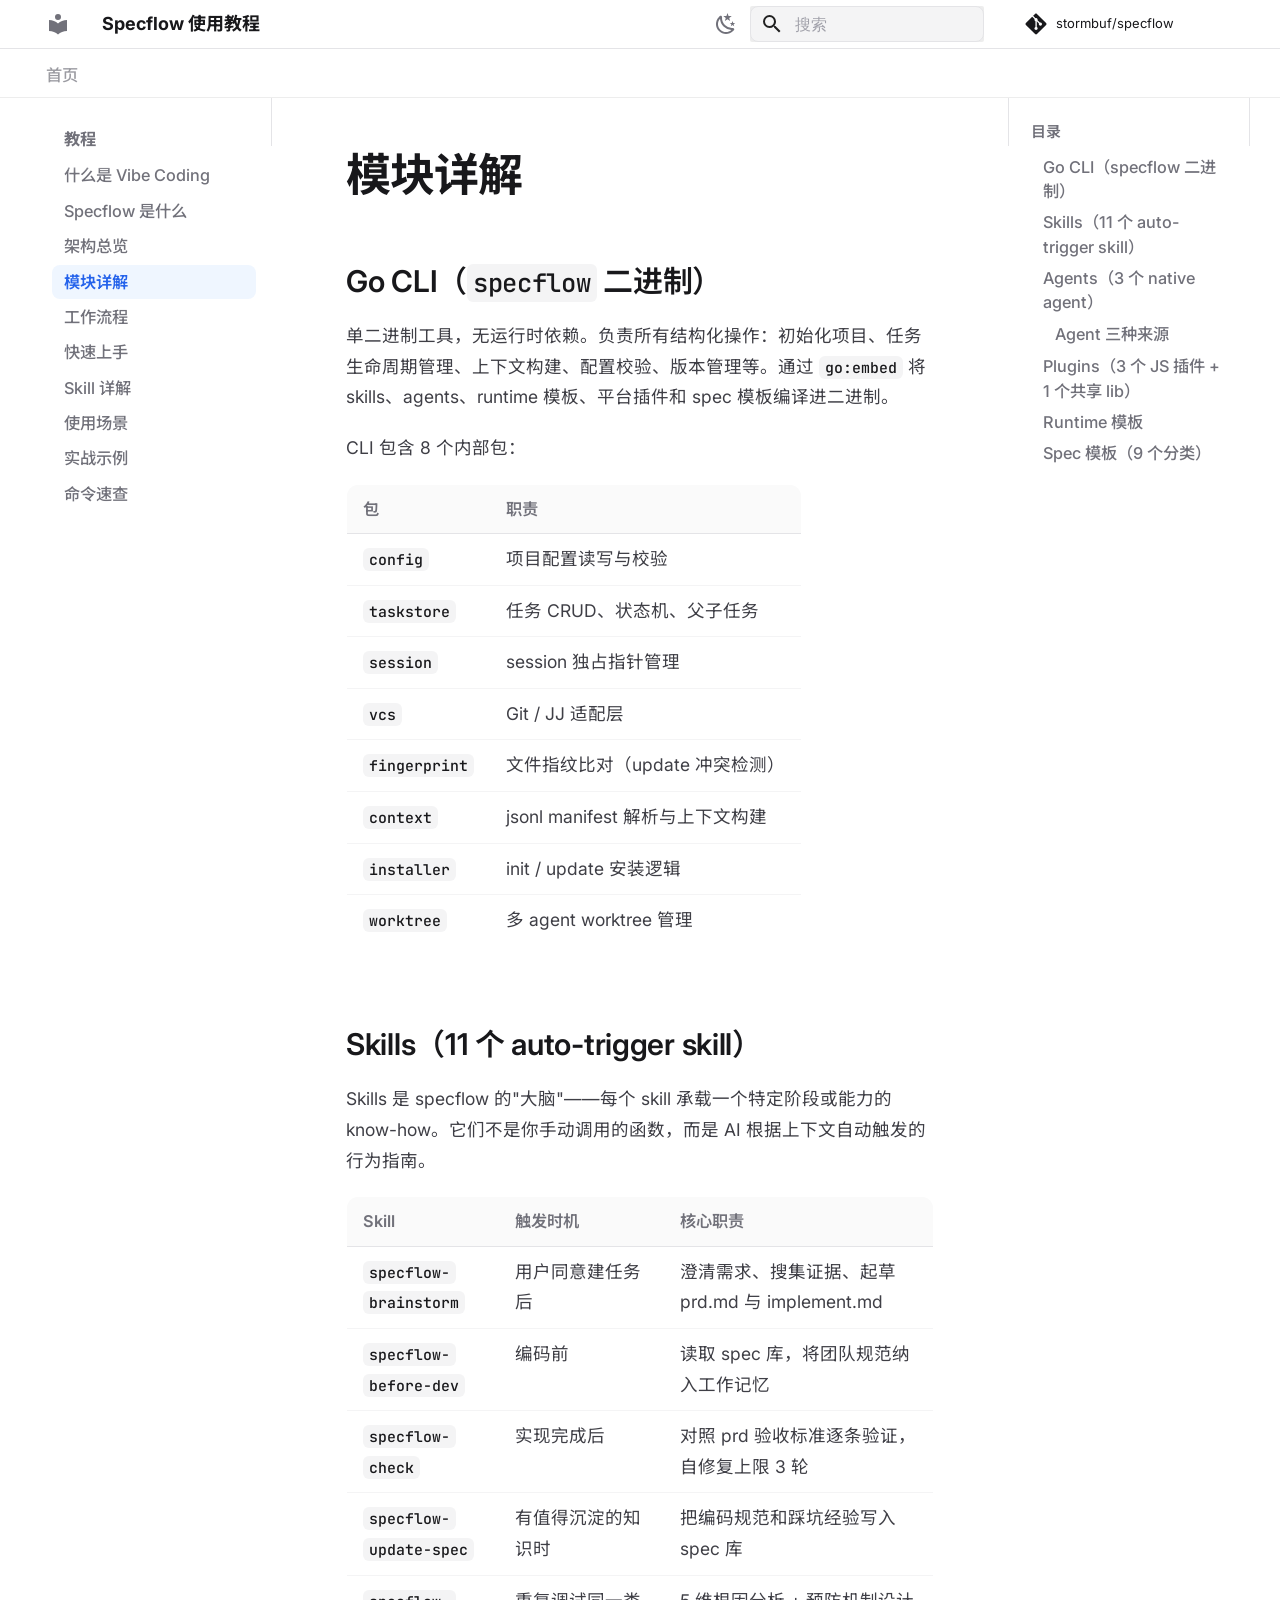
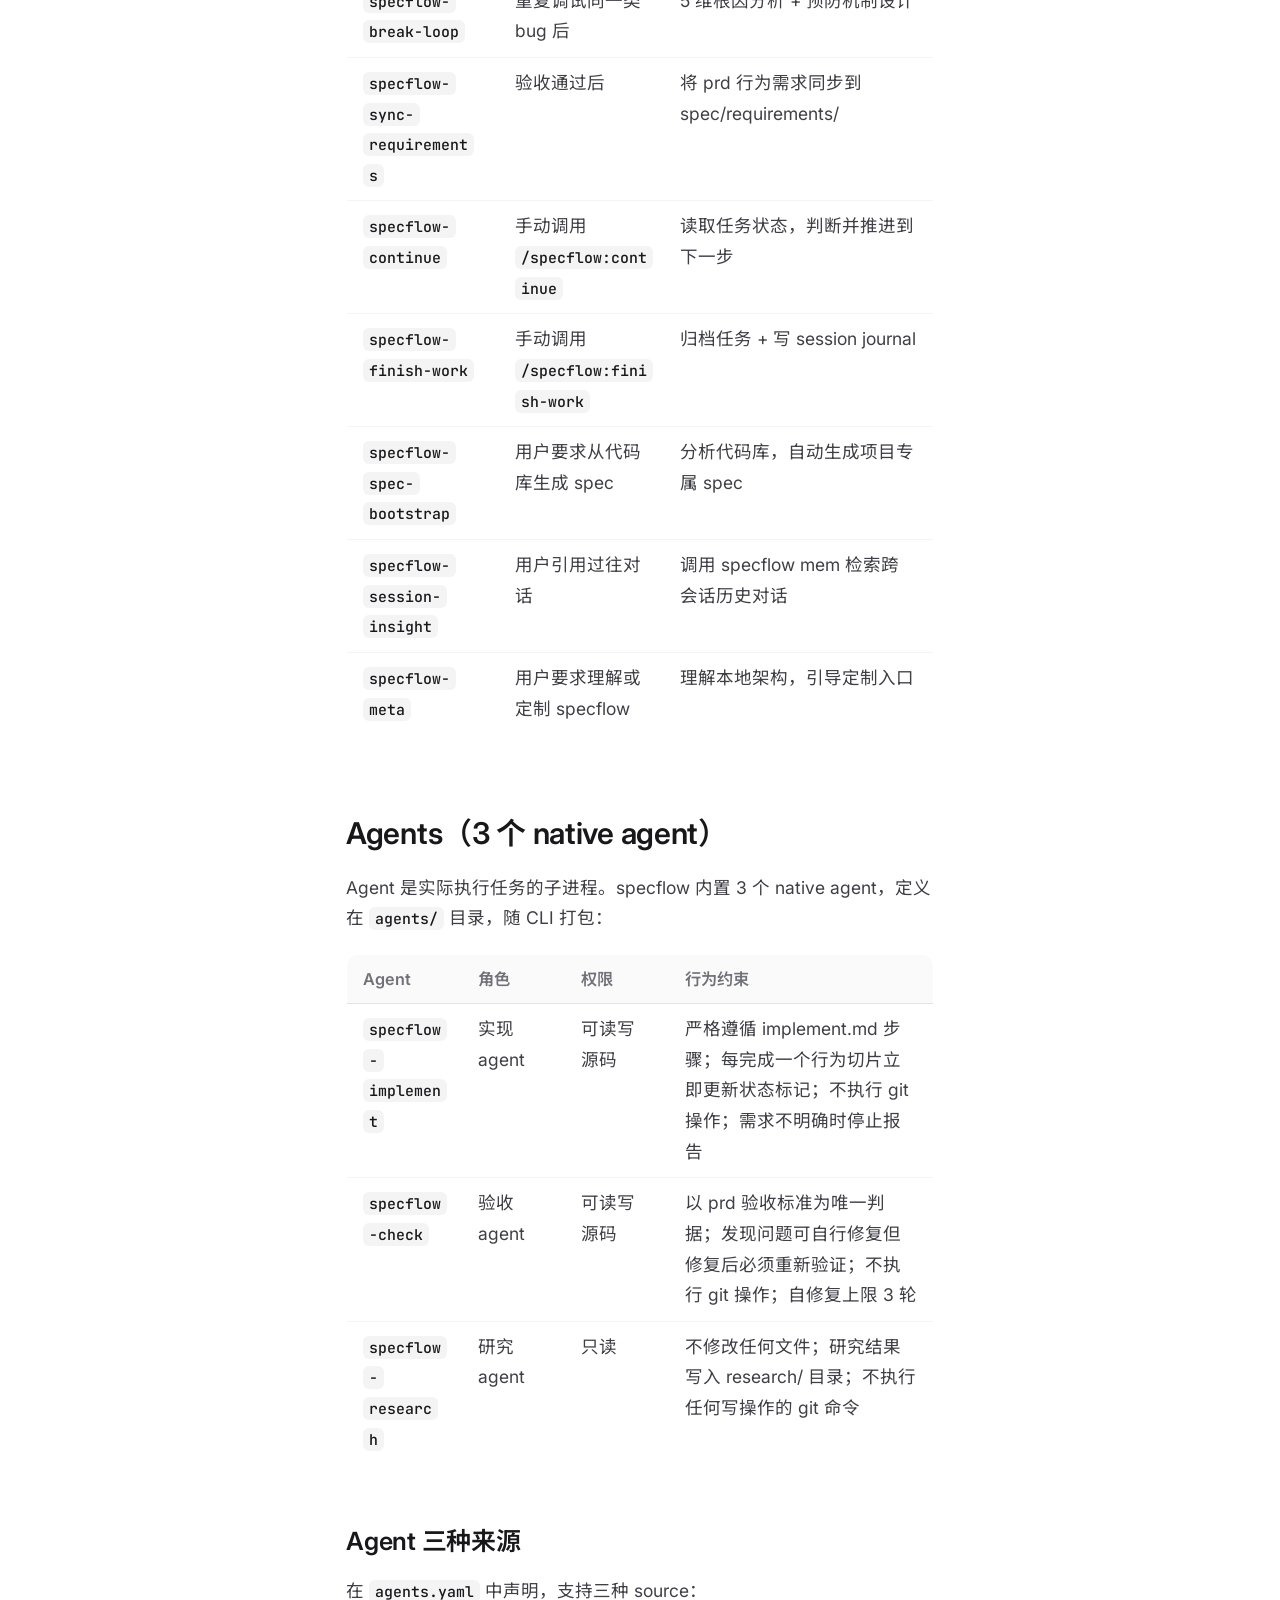
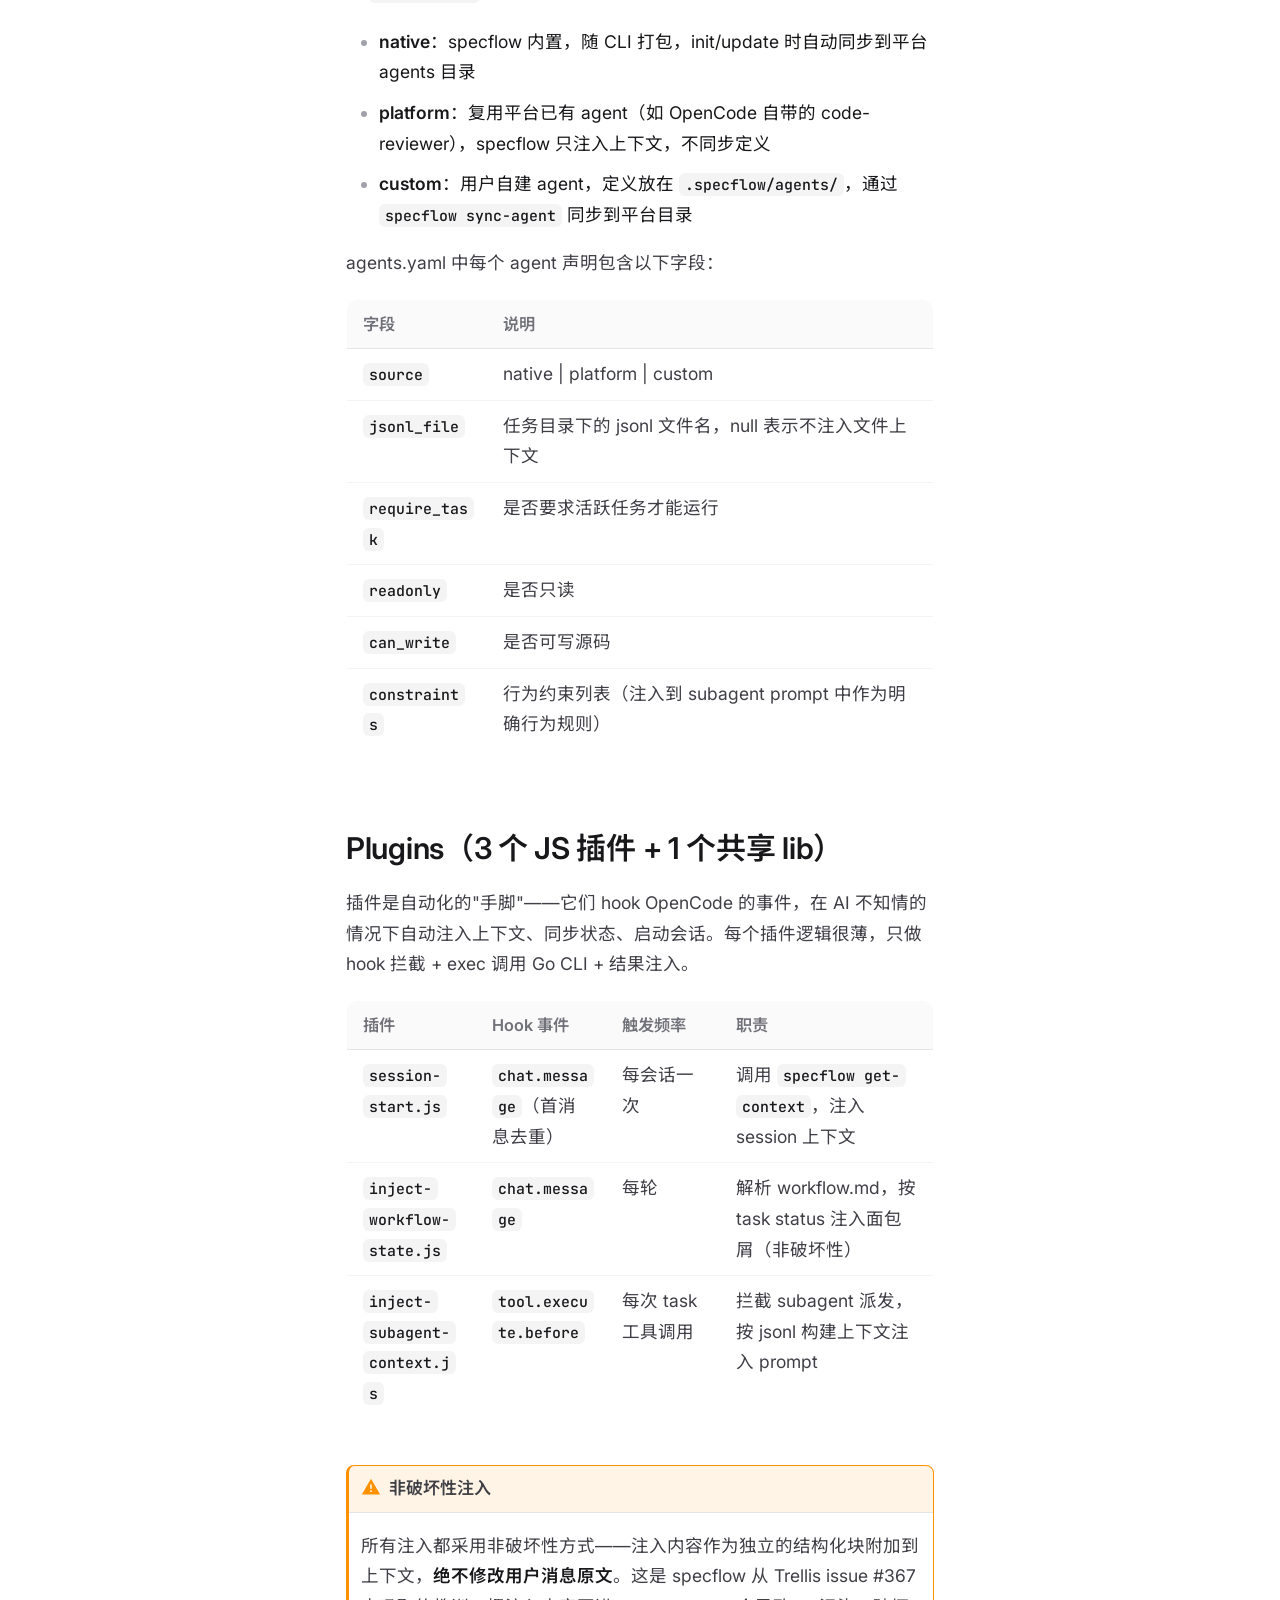
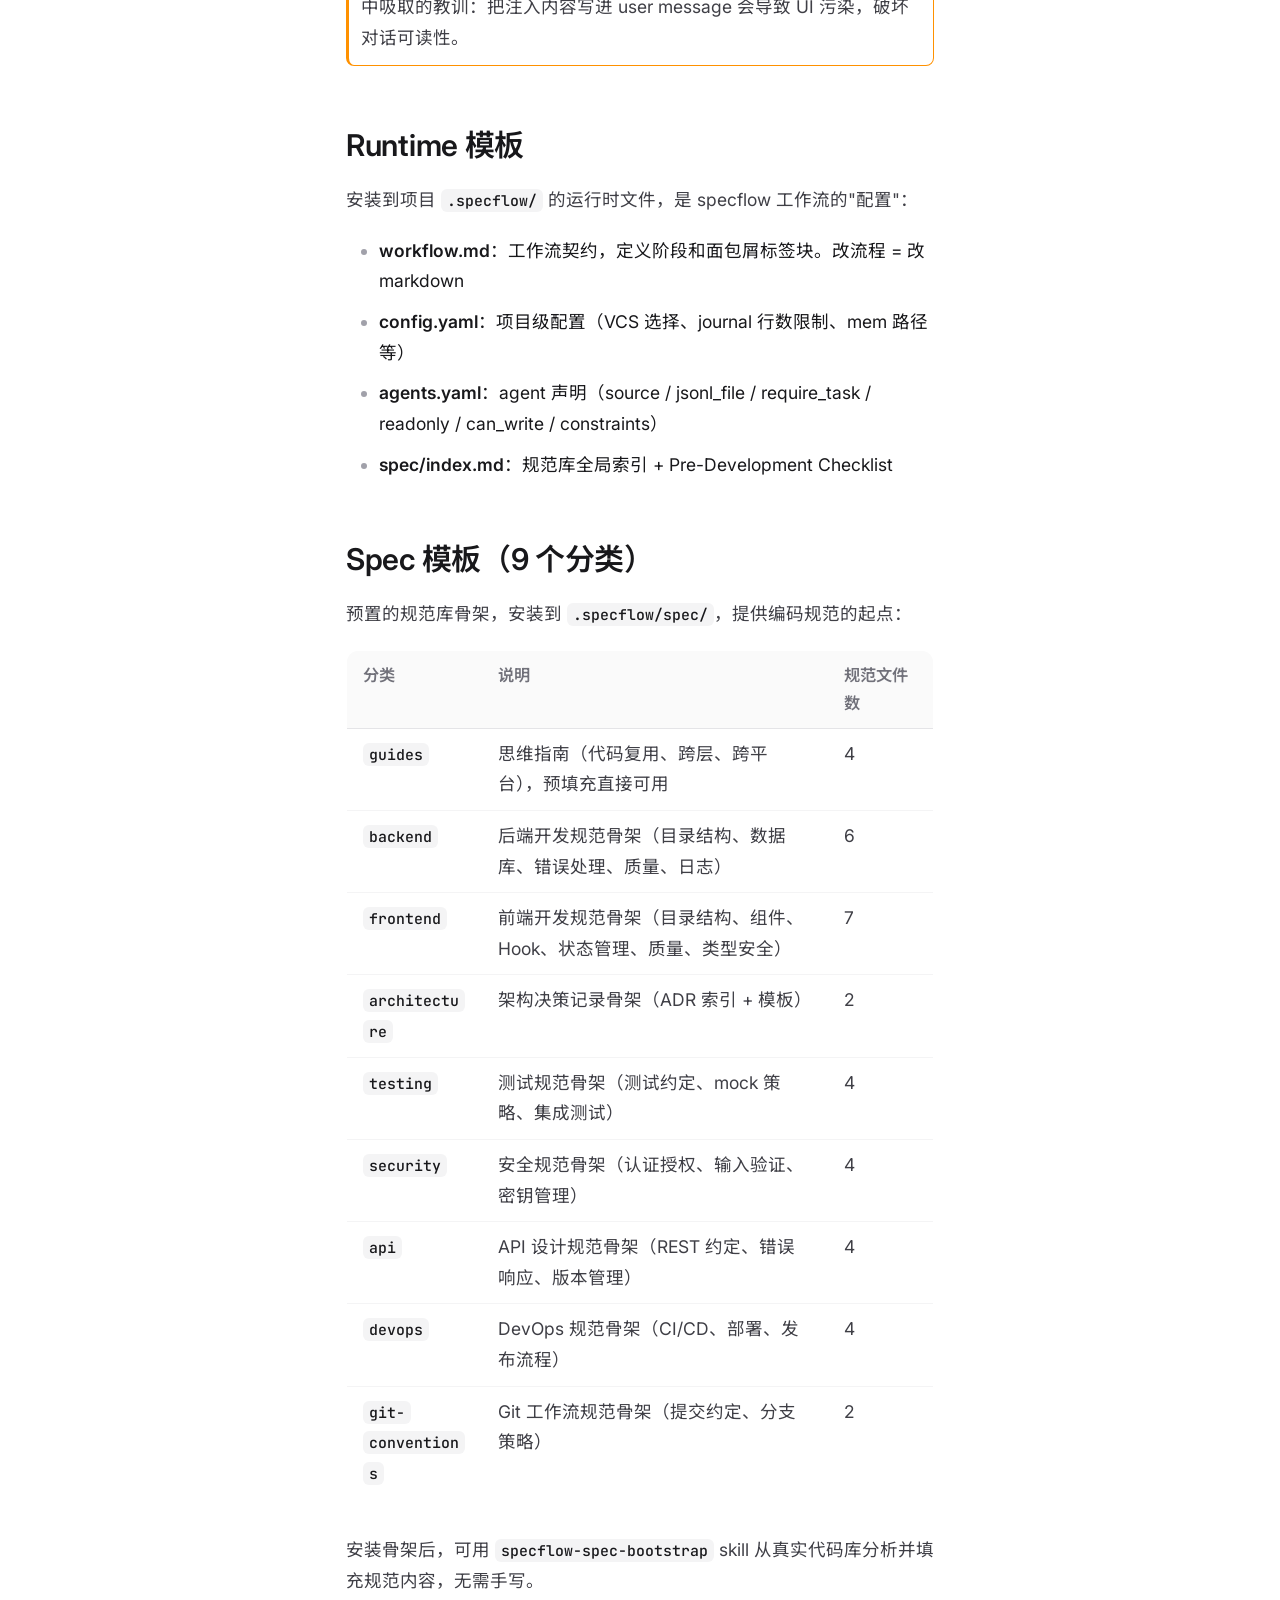
<file: tutorial/04-modules/index.html>
<!doctype html>
<html lang="zh" class="no-js">
  <head>
    
      <meta charset="utf-8">
      <meta name="viewport" content="width=device-width,initial-scale=1">
      
        <meta name="description" content="Spec 驱动的 AI 编码工作流管理工具">
      
      
      
        <link rel="canonical" href="https://stormbuf.github.io/specflow/tutorial/04-modules/">
      
      
        <link rel="prev" href="../03-architecture/">
      
      
        <link rel="next" href="../05-workflow/">
      
      
        
      
      
      <link rel="icon" href="../../assets/images/favicon.png">
      <meta name="generator" content="mkdocs-1.6.1, mkdocs-material-9.7.6">
    
    
      
        <title>模块详解 - Specflow 使用教程</title>
      
    
    
      <link rel="stylesheet" href="../../assets/stylesheets/main.484c7ddc.min.css">
      
        
        <link rel="stylesheet" href="../../assets/stylesheets/palette.ab4e12ef.min.css">
      
      


    
    
      
    
    
      
        
        
        <link rel="preconnect" href="https://fonts.gstatic.com" crossorigin>
        <link rel="stylesheet" href="https://fonts.googleapis.com/css?family=Inter:300,300i,400,400i,700,700i%7CJetBrains+Mono:400,400i,700,700i&display=fallback">
        <style>:root{--md-text-font:"Inter";--md-code-font:"JetBrains Mono"}</style>
      
    
    
      <link rel="stylesheet" href="../../stylesheets/extra.css">
    
    <script>__md_scope=new URL("../..",location),__md_hash=e=>[...e].reduce(((e,_)=>(e<<5)-e+_.charCodeAt(0)),0),__md_get=(e,_=localStorage,t=__md_scope)=>JSON.parse(_.getItem(t.pathname+"."+e)),__md_set=(e,_,t=localStorage,a=__md_scope)=>{try{t.setItem(a.pathname+"."+e,JSON.stringify(_))}catch(e){}}</script>
    
      

    
    
  </head>
  
  
    
    
      
    
    
    
    
    <body dir="ltr" data-md-color-scheme="default" data-md-color-primary="white" data-md-color-accent="blue">
  
    
    <input class="md-toggle" data-md-toggle="drawer" type="checkbox" id="__drawer" autocomplete="off">
    <input class="md-toggle" data-md-toggle="search" type="checkbox" id="__search" autocomplete="off">
    <label class="md-overlay" for="__drawer"></label>
    <div data-md-component="skip">
      
        
        <a href="#_1" class="md-skip">
          跳转至
        </a>
      
    </div>
    <div data-md-component="announce">
      
    </div>
    
    
      

<header class="md-header" data-md-component="header">
  <nav class="md-header__inner md-grid" aria-label="页眉">
    <a href="../.." title="Specflow 使用教程" class="md-header__button md-logo" aria-label="Specflow 使用教程" data-md-component="logo">
      
  
  <svg xmlns="http://www.w3.org/2000/svg" viewBox="0 0 24 24"><path d="M12 8a3 3 0 0 0 3-3 3 3 0 0 0-3-3 3 3 0 0 0-3 3 3 3 0 0 0 3 3m0 3.54C9.64 9.35 6.5 8 3 8v11c3.5 0 6.64 1.35 9 3.54 2.36-2.19 5.5-3.54 9-3.54V8c-3.5 0-6.64 1.35-9 3.54"/></svg>

    </a>
    <label class="md-header__button md-icon" for="__drawer">
      
      <svg xmlns="http://www.w3.org/2000/svg" viewBox="0 0 24 24"><path d="M3 6h18v2H3zm0 5h18v2H3zm0 5h18v2H3z"/></svg>
    </label>
    <div class="md-header__title" data-md-component="header-title">
      <div class="md-header__ellipsis">
        <div class="md-header__topic">
          <span class="md-ellipsis">
            Specflow 使用教程
          </span>
        </div>
        <div class="md-header__topic" data-md-component="header-topic">
          <span class="md-ellipsis">
            
              模块详解
            
          </span>
        </div>
      </div>
    </div>
    
      
        <form class="md-header__option" data-md-component="palette">
  
    
    
    
    <input class="md-option" data-md-color-media="(prefers-color-scheme: light)" data-md-color-scheme="default" data-md-color-primary="white" data-md-color-accent="blue"  aria-label="切换暗色模式"  type="radio" name="__palette" id="__palette_0">
    
      <label class="md-header__button md-icon" title="切换暗色模式" for="__palette_1" hidden>
        <svg xmlns="http://www.w3.org/2000/svg" viewBox="0 0 24 24"><path d="m17.75 4.09-2.53 1.94.91 3.06-2.63-1.81-2.63 1.81.91-3.06-2.53-1.94L12.44 4l1.06-3 1.06 3zm3.5 6.91-1.64 1.25.59 1.98-1.7-1.17-1.7 1.17.59-1.98L15.75 11l2.06-.05L18.5 9l.69 1.95zm-2.28 4.95c.83-.08 1.72 1.1 1.19 1.85-.32.45-.66.87-1.08 1.27C15.17 23 8.84 23 4.94 19.07c-3.91-3.9-3.91-10.24 0-14.14.4-.4.82-.76 1.27-1.08.75-.53 1.93.36 1.85 1.19-.27 2.86.69 5.83 2.89 8.02a9.96 9.96 0 0 0 8.02 2.89m-1.64 2.02a12.08 12.08 0 0 1-7.8-3.47c-2.17-2.19-3.33-5-3.49-7.82-2.81 3.14-2.7 7.96.31 10.98 3.02 3.01 7.84 3.12 10.98.31"/></svg>
      </label>
    
  
    
    
    
    <input class="md-option" data-md-color-media="(prefers-color-scheme: dark)" data-md-color-scheme="slate" data-md-color-primary="black" data-md-color-accent="blue"  aria-label="切换亮色模式"  type="radio" name="__palette" id="__palette_1">
    
      <label class="md-header__button md-icon" title="切换亮色模式" for="__palette_0" hidden>
        <svg xmlns="http://www.w3.org/2000/svg" viewBox="0 0 24 24"><path d="M12 7a5 5 0 0 1 5 5 5 5 0 0 1-5 5 5 5 0 0 1-5-5 5 5 0 0 1 5-5m0 2a3 3 0 0 0-3 3 3 3 0 0 0 3 3 3 3 0 0 0 3-3 3 3 0 0 0-3-3m0-7 2.39 3.42C13.65 5.15 12.84 5 12 5s-1.65.15-2.39.42zM3.34 7l4.16-.35A7.2 7.2 0 0 0 5.94 8.5c-.44.74-.69 1.5-.83 2.29zm.02 10 1.76-3.77a7.131 7.131 0 0 0 2.38 4.14zM20.65 7l-1.77 3.79a7.02 7.02 0 0 0-2.38-4.15zm-.01 10-4.14.36c.59-.51 1.12-1.14 1.54-1.86.42-.73.69-1.5.83-2.29zM12 22l-2.41-3.44c.74.27 1.55.44 2.41.44.82 0 1.63-.17 2.37-.44z"/></svg>
      </label>
    
  
</form>
      
    
    
      <script>var palette=__md_get("__palette");if(palette&&palette.color){if("(prefers-color-scheme)"===palette.color.media){var media=matchMedia("(prefers-color-scheme: light)"),input=document.querySelector(media.matches?"[data-md-color-media='(prefers-color-scheme: light)']":"[data-md-color-media='(prefers-color-scheme: dark)']");palette.color.media=input.getAttribute("data-md-color-media"),palette.color.scheme=input.getAttribute("data-md-color-scheme"),palette.color.primary=input.getAttribute("data-md-color-primary"),palette.color.accent=input.getAttribute("data-md-color-accent")}for(var[key,value]of Object.entries(palette.color))document.body.setAttribute("data-md-color-"+key,value)}</script>
    
    
    
      
      
        <label class="md-header__button md-icon" for="__search">
          
          <svg xmlns="http://www.w3.org/2000/svg" viewBox="0 0 24 24"><path d="M9.5 3A6.5 6.5 0 0 1 16 9.5c0 1.61-.59 3.09-1.56 4.23l.27.27h.79l5 5-1.5 1.5-5-5v-.79l-.27-.27A6.52 6.52 0 0 1 9.5 16 6.5 6.5 0 0 1 3 9.5 6.5 6.5 0 0 1 9.5 3m0 2C7 5 5 7 5 9.5S7 14 9.5 14 14 12 14 9.5 12 5 9.5 5"/></svg>
        </label>
        <div class="md-search" data-md-component="search" role="dialog">
  <label class="md-search__overlay" for="__search"></label>
  <div class="md-search__inner" role="search">
    <form class="md-search__form" name="search">
      <input type="text" class="md-search__input" name="query" aria-label="搜索" placeholder="搜索" autocapitalize="off" autocorrect="off" autocomplete="off" spellcheck="false" data-md-component="search-query" required>
      <label class="md-search__icon md-icon" for="__search">
        
        <svg xmlns="http://www.w3.org/2000/svg" viewBox="0 0 24 24"><path d="M9.5 3A6.5 6.5 0 0 1 16 9.5c0 1.61-.59 3.09-1.56 4.23l.27.27h.79l5 5-1.5 1.5-5-5v-.79l-.27-.27A6.52 6.52 0 0 1 9.5 16 6.5 6.5 0 0 1 3 9.5 6.5 6.5 0 0 1 9.5 3m0 2C7 5 5 7 5 9.5S7 14 9.5 14 14 12 14 9.5 12 5 9.5 5"/></svg>
        
        <svg xmlns="http://www.w3.org/2000/svg" viewBox="0 0 24 24"><path d="M20 11v2H8l5.5 5.5-1.42 1.42L4.16 12l7.92-7.92L13.5 5.5 8 11z"/></svg>
      </label>
      <nav class="md-search__options" aria-label="查找">
        
        <button type="reset" class="md-search__icon md-icon" title="清空当前内容" aria-label="清空当前内容" tabindex="-1">
          
          <svg xmlns="http://www.w3.org/2000/svg" viewBox="0 0 24 24"><path d="M19 6.41 17.59 5 12 10.59 6.41 5 5 6.41 10.59 12 5 17.59 6.41 19 12 13.41 17.59 19 19 17.59 13.41 12z"/></svg>
        </button>
      </nav>
      
        <div class="md-search__suggest" data-md-component="search-suggest"></div>
      
    </form>
    <div class="md-search__output">
      <div class="md-search__scrollwrap" tabindex="0" data-md-scrollfix>
        <div class="md-search-result" data-md-component="search-result">
          <div class="md-search-result__meta">
            正在初始化搜索引擎
          </div>
          <ol class="md-search-result__list" role="presentation"></ol>
        </div>
      </div>
    </div>
  </div>
</div>
      
    
    
      <div class="md-header__source">
        <a href="https://github.com/stormbuf/specflow" title="前往仓库" class="md-source" data-md-component="source">
  <div class="md-source__icon md-icon">
    
    <svg xmlns="http://www.w3.org/2000/svg" viewBox="0 0 448 512"><!--! Font Awesome Free 7.1.0 by @fontawesome - https://fontawesome.com License - https://fontawesome.com/license/free (Icons: CC BY 4.0, Fonts: SIL OFL 1.1, Code: MIT License) Copyright 2025 Fonticons, Inc.--><path d="M439.6 236.1 244 40.5c-5.4-5.5-12.8-8.5-20.4-8.5s-15 3-20.4 8.4L162.5 81l51.5 51.5c27.1-9.1 52.7 16.8 43.4 43.7l49.7 49.7c34.2-11.8 61.2 31 35.5 56.7-26.5 26.5-70.2-2.9-56-37.3L240.3 199v121.9c25.3 12.5 22.3 41.8 9.1 55-6.4 6.4-15.2 10.1-24.3 10.1s-17.8-3.6-24.3-10.1c-17.6-17.6-11.1-46.9 11.2-56v-123c-20.8-8.5-24.6-30.7-18.6-45L142.6 101 8.5 235.1C3 240.6 0 247.9 0 255.5s3 15 8.5 20.4l195.6 195.7c5.4 5.4 12.7 8.4 20.4 8.4s15-3 20.4-8.4l194.7-194.7c5.4-5.4 8.4-12.8 8.4-20.4s-3-15-8.4-20.4"/></svg>
  </div>
  <div class="md-source__repository">
    stormbuf/specflow
  </div>
</a>
      </div>
    
  </nav>
  
</header>
    
    <div class="md-container" data-md-component="container">
      
      
        
          
            
<nav class="md-tabs" aria-label="标签" data-md-component="tabs">
  <div class="md-grid">
    <ul class="md-tabs__list">
      
        
  
  
  
  
    <li class="md-tabs__item">
      <a href="../.." class="md-tabs__link">
        
  
  
    
  
  首页

      </a>
    </li>
  

      
        
  
  
  
    
  
  
    
    
      <li class="md-tabs__item md-tabs__item--active">
        <a href="../01-what-is-vibe-coding/" class="md-tabs__link">
          
  
  
  教程

        </a>
      </li>
    
  

      
    </ul>
  </div>
</nav>
          
        
      
      <main class="md-main" data-md-component="main">
        <div class="md-main__inner md-grid">
          
            
              
              <div class="md-sidebar md-sidebar--primary" data-md-component="sidebar" data-md-type="navigation" >
                <div class="md-sidebar__scrollwrap">
                  <div class="md-sidebar__inner">
                    


  


<nav class="md-nav md-nav--primary md-nav--lifted" aria-label="导航栏" data-md-level="0">
  <label class="md-nav__title" for="__drawer">
    <a href="../.." title="Specflow 使用教程" class="md-nav__button md-logo" aria-label="Specflow 使用教程" data-md-component="logo">
      
  
  <svg xmlns="http://www.w3.org/2000/svg" viewBox="0 0 24 24"><path d="M12 8a3 3 0 0 0 3-3 3 3 0 0 0-3-3 3 3 0 0 0-3 3 3 3 0 0 0 3 3m0 3.54C9.64 9.35 6.5 8 3 8v11c3.5 0 6.64 1.35 9 3.54 2.36-2.19 5.5-3.54 9-3.54V8c-3.5 0-6.64 1.35-9 3.54"/></svg>

    </a>
    Specflow 使用教程
  </label>
  
    <div class="md-nav__source">
      <a href="https://github.com/stormbuf/specflow" title="前往仓库" class="md-source" data-md-component="source">
  <div class="md-source__icon md-icon">
    
    <svg xmlns="http://www.w3.org/2000/svg" viewBox="0 0 448 512"><!--! Font Awesome Free 7.1.0 by @fontawesome - https://fontawesome.com License - https://fontawesome.com/license/free (Icons: CC BY 4.0, Fonts: SIL OFL 1.1, Code: MIT License) Copyright 2025 Fonticons, Inc.--><path d="M439.6 236.1 244 40.5c-5.4-5.5-12.8-8.5-20.4-8.5s-15 3-20.4 8.4L162.5 81l51.5 51.5c27.1-9.1 52.7 16.8 43.4 43.7l49.7 49.7c34.2-11.8 61.2 31 35.5 56.7-26.5 26.5-70.2-2.9-56-37.3L240.3 199v121.9c25.3 12.5 22.3 41.8 9.1 55-6.4 6.4-15.2 10.1-24.3 10.1s-17.8-3.6-24.3-10.1c-17.6-17.6-11.1-46.9 11.2-56v-123c-20.8-8.5-24.6-30.7-18.6-45L142.6 101 8.5 235.1C3 240.6 0 247.9 0 255.5s3 15 8.5 20.4l195.6 195.7c5.4 5.4 12.7 8.4 20.4 8.4s15-3 20.4-8.4l194.7-194.7c5.4-5.4 8.4-12.8 8.4-20.4s-3-15-8.4-20.4"/></svg>
  </div>
  <div class="md-source__repository">
    stormbuf/specflow
  </div>
</a>
    </div>
  
  <ul class="md-nav__list" data-md-scrollfix>
    
      
      
  
  
  
  
    <li class="md-nav__item">
      <a href="../.." class="md-nav__link">
        
  
  
  <span class="md-ellipsis">
    
  
    首页
  

    
  </span>
  
  

      </a>
    </li>
  

    
      
      
  
  
    
  
  
  
    
    
    
    
      
        
        
      
      
        
      
    
    
    <li class="md-nav__item md-nav__item--active md-nav__item--section md-nav__item--nested">
      
        
        
        <input class="md-nav__toggle md-toggle " type="checkbox" id="__nav_2" checked>
        
          
          <label class="md-nav__link" for="__nav_2" id="__nav_2_label" tabindex="">
            
  
  
  <span class="md-ellipsis">
    
  
    教程
  

    
  </span>
  
  

            <span class="md-nav__icon md-icon"></span>
          </label>
        
        <nav class="md-nav" data-md-level="1" aria-labelledby="__nav_2_label" aria-expanded="true">
          <label class="md-nav__title" for="__nav_2">
            <span class="md-nav__icon md-icon"></span>
            
  
    教程
  

          </label>
          <ul class="md-nav__list" data-md-scrollfix>
            
              
                
  
  
  
  
    <li class="md-nav__item">
      <a href="../01-what-is-vibe-coding/" class="md-nav__link">
        
  
  
  <span class="md-ellipsis">
    
  
    什么是 Vibe Coding
  

    
  </span>
  
  

      </a>
    </li>
  

              
            
              
                
  
  
  
  
    <li class="md-nav__item">
      <a href="../02-what-is-specflow/" class="md-nav__link">
        
  
  
  <span class="md-ellipsis">
    
  
    Specflow 是什么
  

    
  </span>
  
  

      </a>
    </li>
  

              
            
              
                
  
  
  
  
    <li class="md-nav__item">
      <a href="../03-architecture/" class="md-nav__link">
        
  
  
  <span class="md-ellipsis">
    
  
    架构总览
  

    
  </span>
  
  

      </a>
    </li>
  

              
            
              
                
  
  
    
  
  
  
    <li class="md-nav__item md-nav__item--active">
      
      <input class="md-nav__toggle md-toggle" type="checkbox" id="__toc">
      
      
        
      
      
        <label class="md-nav__link md-nav__link--active" for="__toc">
          
  
  
  <span class="md-ellipsis">
    
  
    模块详解
  

    
  </span>
  
  

          <span class="md-nav__icon md-icon"></span>
        </label>
      
      <a href="./" class="md-nav__link md-nav__link--active">
        
  
  
  <span class="md-ellipsis">
    
  
    模块详解
  

    
  </span>
  
  

      </a>
      
        

<nav class="md-nav md-nav--secondary" aria-label="目录">
  
  
  
    
  
  
    <label class="md-nav__title" for="__toc">
      <span class="md-nav__icon md-icon"></span>
      目录
    </label>
    <ul class="md-nav__list" data-md-component="toc" data-md-scrollfix>
      
        <li class="md-nav__item">
  <a href="#go-clispecflow" class="md-nav__link">
    <span class="md-ellipsis">
      
        Go CLI（specflow 二进制）
      
    </span>
  </a>
  
</li>
      
        <li class="md-nav__item">
  <a href="#skills11-auto-trigger-skill" class="md-nav__link">
    <span class="md-ellipsis">
      
        Skills（11 个 auto-trigger skill）
      
    </span>
  </a>
  
</li>
      
        <li class="md-nav__item">
  <a href="#agents3-native-agent" class="md-nav__link">
    <span class="md-ellipsis">
      
        Agents（3 个 native agent）
      
    </span>
  </a>
  
    <nav class="md-nav" aria-label="Agents（3 个 native agent）">
      <ul class="md-nav__list">
        
          <li class="md-nav__item">
  <a href="#agent" class="md-nav__link">
    <span class="md-ellipsis">
      
        Agent 三种来源
      
    </span>
  </a>
  
</li>
        
      </ul>
    </nav>
  
</li>
      
        <li class="md-nav__item">
  <a href="#plugins3-js-1-lib" class="md-nav__link">
    <span class="md-ellipsis">
      
        Plugins（3 个 JS 插件 + 1 个共享 lib）
      
    </span>
  </a>
  
</li>
      
        <li class="md-nav__item">
  <a href="#runtime" class="md-nav__link">
    <span class="md-ellipsis">
      
        Runtime 模板
      
    </span>
  </a>
  
</li>
      
        <li class="md-nav__item">
  <a href="#spec-9" class="md-nav__link">
    <span class="md-ellipsis">
      
        Spec 模板（9 个分类）
      
    </span>
  </a>
  
</li>
      
    </ul>
  
</nav>
      
    </li>
  

              
            
              
                
  
  
  
  
    <li class="md-nav__item">
      <a href="../05-workflow/" class="md-nav__link">
        
  
  
  <span class="md-ellipsis">
    
  
    工作流程
  

    
  </span>
  
  

      </a>
    </li>
  

              
            
              
                
  
  
  
  
    <li class="md-nav__item">
      <a href="../06-quick-start/" class="md-nav__link">
        
  
  
  <span class="md-ellipsis">
    
  
    快速上手
  

    
  </span>
  
  

      </a>
    </li>
  

              
            
              
                
  
  
  
  
    <li class="md-nav__item">
      <a href="../07-skills/" class="md-nav__link">
        
  
  
  <span class="md-ellipsis">
    
  
    Skill 详解
  

    
  </span>
  
  

      </a>
    </li>
  

              
            
              
                
  
  
  
  
    <li class="md-nav__item">
      <a href="../08-use-cases/" class="md-nav__link">
        
  
  
  <span class="md-ellipsis">
    
  
    使用场景
  

    
  </span>
  
  

      </a>
    </li>
  

              
            
              
                
  
  
  
  
    <li class="md-nav__item">
      <a href="../09-example/" class="md-nav__link">
        
  
  
  <span class="md-ellipsis">
    
  
    实战示例
  

    
  </span>
  
  

      </a>
    </li>
  

              
            
              
                
  
  
  
  
    <li class="md-nav__item">
      <a href="../10-reference/" class="md-nav__link">
        
  
  
  <span class="md-ellipsis">
    
  
    命令速查
  

    
  </span>
  
  

      </a>
    </li>
  

              
            
          </ul>
        </nav>
      
    </li>
  

    
  </ul>
</nav>
                  </div>
                </div>
              </div>
            
            
              
              <div class="md-sidebar md-sidebar--secondary" data-md-component="sidebar" data-md-type="toc" >
                <div class="md-sidebar__scrollwrap">
                  <div class="md-sidebar__inner">
                    

<nav class="md-nav md-nav--secondary" aria-label="目录">
  
  
  
    
  
  
    <label class="md-nav__title" for="__toc">
      <span class="md-nav__icon md-icon"></span>
      目录
    </label>
    <ul class="md-nav__list" data-md-component="toc" data-md-scrollfix>
      
        <li class="md-nav__item">
  <a href="#go-clispecflow" class="md-nav__link">
    <span class="md-ellipsis">
      
        Go CLI（specflow 二进制）
      
    </span>
  </a>
  
</li>
      
        <li class="md-nav__item">
  <a href="#skills11-auto-trigger-skill" class="md-nav__link">
    <span class="md-ellipsis">
      
        Skills（11 个 auto-trigger skill）
      
    </span>
  </a>
  
</li>
      
        <li class="md-nav__item">
  <a href="#agents3-native-agent" class="md-nav__link">
    <span class="md-ellipsis">
      
        Agents（3 个 native agent）
      
    </span>
  </a>
  
    <nav class="md-nav" aria-label="Agents（3 个 native agent）">
      <ul class="md-nav__list">
        
          <li class="md-nav__item">
  <a href="#agent" class="md-nav__link">
    <span class="md-ellipsis">
      
        Agent 三种来源
      
    </span>
  </a>
  
</li>
        
      </ul>
    </nav>
  
</li>
      
        <li class="md-nav__item">
  <a href="#plugins3-js-1-lib" class="md-nav__link">
    <span class="md-ellipsis">
      
        Plugins（3 个 JS 插件 + 1 个共享 lib）
      
    </span>
  </a>
  
</li>
      
        <li class="md-nav__item">
  <a href="#runtime" class="md-nav__link">
    <span class="md-ellipsis">
      
        Runtime 模板
      
    </span>
  </a>
  
</li>
      
        <li class="md-nav__item">
  <a href="#spec-9" class="md-nav__link">
    <span class="md-ellipsis">
      
        Spec 模板（9 个分类）
      
    </span>
  </a>
  
</li>
      
    </ul>
  
</nav>
                  </div>
                </div>
              </div>
            
          
          
            <div class="md-content" data-md-component="content">
              
              <article class="md-content__inner md-typeset">
                
                  


  
  


<h1 id="_1">模块详解<a class="headerlink" href="#_1" title="Permanent link">&para;</a></h1>
<h2 id="go-clispecflow">Go CLI（<code>specflow</code> 二进制）<a class="headerlink" href="#go-clispecflow" title="Permanent link">&para;</a></h2>
<p>单二进制工具，无运行时依赖。负责所有结构化操作：初始化项目、任务生命周期管理、上下文构建、配置校验、版本管理等。通过 <code>go:embed</code> 将 skills、agents、runtime 模板、平台插件和 spec 模板编译进二进制。</p>
<p>CLI 包含 8 个内部包：</p>
<table>
<thead>
<tr>
<th>包</th>
<th>职责</th>
</tr>
</thead>
<tbody>
<tr>
<td><code>config</code></td>
<td>项目配置读写与校验</td>
</tr>
<tr>
<td><code>taskstore</code></td>
<td>任务 CRUD、状态机、父子任务</td>
</tr>
<tr>
<td><code>session</code></td>
<td>session 独占指针管理</td>
</tr>
<tr>
<td><code>vcs</code></td>
<td>Git / JJ 适配层</td>
</tr>
<tr>
<td><code>fingerprint</code></td>
<td>文件指纹比对（update 冲突检测）</td>
</tr>
<tr>
<td><code>context</code></td>
<td>jsonl manifest 解析与上下文构建</td>
</tr>
<tr>
<td><code>installer</code></td>
<td>init / update 安装逻辑</td>
</tr>
<tr>
<td><code>worktree</code></td>
<td>多 agent worktree 管理</td>
</tr>
</tbody>
</table>
<h2 id="skills11-auto-trigger-skill">Skills（11 个 auto-trigger skill）<a class="headerlink" href="#skills11-auto-trigger-skill" title="Permanent link">&para;</a></h2>
<p>Skills 是 specflow 的"大脑"——每个 skill 承载一个特定阶段或能力的 know-how。它们不是你手动调用的函数，而是 AI 根据上下文自动触发的行为指南。</p>
<table>
<thead>
<tr>
<th>Skill</th>
<th>触发时机</th>
<th>核心职责</th>
</tr>
</thead>
<tbody>
<tr>
<td><code>specflow-brainstorm</code></td>
<td>用户同意建任务后</td>
<td>澄清需求、搜集证据、起草 prd.md 与 implement.md</td>
</tr>
<tr>
<td><code>specflow-before-dev</code></td>
<td>编码前</td>
<td>读取 spec 库，将团队规范纳入工作记忆</td>
</tr>
<tr>
<td><code>specflow-check</code></td>
<td>实现完成后</td>
<td>对照 prd 验收标准逐条验证，自修复上限 3 轮</td>
</tr>
<tr>
<td><code>specflow-update-spec</code></td>
<td>有值得沉淀的知识时</td>
<td>把编码规范和踩坑经验写入 spec 库</td>
</tr>
<tr>
<td><code>specflow-break-loop</code></td>
<td>重复调试同一类 bug 后</td>
<td>5 维根因分析 + 预防机制设计</td>
</tr>
<tr>
<td><code>specflow-sync-requirements</code></td>
<td>验收通过后</td>
<td>将 prd 行为需求同步到 spec/requirements/</td>
</tr>
<tr>
<td><code>specflow-continue</code></td>
<td>手动调用 <code>/specflow:continue</code></td>
<td>读取任务状态，判断并推进到下一步</td>
</tr>
<tr>
<td><code>specflow-finish-work</code></td>
<td>手动调用 <code>/specflow:finish-work</code></td>
<td>归档任务 + 写 session journal</td>
</tr>
<tr>
<td><code>specflow-spec-bootstrap</code></td>
<td>用户要求从代码库生成 spec</td>
<td>分析代码库，自动生成项目专属 spec</td>
</tr>
<tr>
<td><code>specflow-session-insight</code></td>
<td>用户引用过往对话</td>
<td>调用 specflow mem 检索跨会话历史对话</td>
</tr>
<tr>
<td><code>specflow-meta</code></td>
<td>用户要求理解或定制 specflow</td>
<td>理解本地架构，引导定制入口</td>
</tr>
</tbody>
</table>
<h2 id="agents3-native-agent">Agents（3 个 native agent）<a class="headerlink" href="#agents3-native-agent" title="Permanent link">&para;</a></h2>
<p>Agent 是实际执行任务的子进程。specflow 内置 3 个 native agent，定义在 <code>agents/</code> 目录，随 CLI 打包：</p>
<table>
<thead>
<tr>
<th>Agent</th>
<th>角色</th>
<th>权限</th>
<th>行为约束</th>
</tr>
</thead>
<tbody>
<tr>
<td><code>specflow-implement</code></td>
<td>实现 agent</td>
<td>可读写源码</td>
<td>严格遵循 implement.md 步骤；每完成一个行为切片立即更新状态标记；不执行 git 操作；需求不明确时停止报告</td>
</tr>
<tr>
<td><code>specflow-check</code></td>
<td>验收 agent</td>
<td>可读写源码</td>
<td>以 prd 验收标准为唯一判据；发现问题可自行修复但修复后必须重新验证；不执行 git 操作；自修复上限 3 轮</td>
</tr>
<tr>
<td><code>specflow-research</code></td>
<td>研究 agent</td>
<td>只读</td>
<td>不修改任何文件；研究结果写入 research/ 目录；不执行任何写操作的 git 命令</td>
</tr>
</tbody>
</table>
<h3 id="agent">Agent 三种来源<a class="headerlink" href="#agent" title="Permanent link">&para;</a></h3>
<p>在 <code>agents.yaml</code> 中声明，支持三种 source：</p>
<ul>
<li><strong>native</strong>：specflow 内置，随 CLI 打包，init/update 时自动同步到平台 agents 目录</li>
<li><strong>platform</strong>：复用平台已有 agent（如 OpenCode 自带的 code-reviewer），specflow 只注入上下文，不同步定义</li>
<li><strong>custom</strong>：用户自建 agent，定义放在 <code>.specflow/agents/</code>，通过 <code>specflow sync-agent</code> 同步到平台目录</li>
</ul>
<p>agents.yaml 中每个 agent 声明包含以下字段：</p>
<table>
<thead>
<tr>
<th>字段</th>
<th>说明</th>
</tr>
</thead>
<tbody>
<tr>
<td><code>source</code></td>
<td>native | platform | custom</td>
</tr>
<tr>
<td><code>jsonl_file</code></td>
<td>任务目录下的 jsonl 文件名，null 表示不注入文件上下文</td>
</tr>
<tr>
<td><code>require_task</code></td>
<td>是否要求活跃任务才能运行</td>
</tr>
<tr>
<td><code>readonly</code></td>
<td>是否只读</td>
</tr>
<tr>
<td><code>can_write</code></td>
<td>是否可写源码</td>
</tr>
<tr>
<td><code>constraints</code></td>
<td>行为约束列表（注入到 subagent prompt 中作为明确行为规则）</td>
</tr>
</tbody>
</table>
<h2 id="plugins3-js-1-lib">Plugins（3 个 JS 插件 + 1 个共享 lib）<a class="headerlink" href="#plugins3-js-1-lib" title="Permanent link">&para;</a></h2>
<p>插件是自动化的"手脚"——它们 hook OpenCode 的事件，在 AI 不知情的情况下自动注入上下文、同步状态、启动会话。每个插件逻辑很薄，只做 hook 拦截 + exec 调用 Go CLI + 结果注入。</p>
<table>
<thead>
<tr>
<th>插件</th>
<th>Hook 事件</th>
<th>触发频率</th>
<th>职责</th>
</tr>
</thead>
<tbody>
<tr>
<td><code>session-start.js</code></td>
<td><code>chat.message</code>（首消息去重）</td>
<td>每会话一次</td>
<td>调用 <code>specflow get-context</code>，注入 session 上下文</td>
</tr>
<tr>
<td><code>inject-workflow-state.js</code></td>
<td><code>chat.message</code></td>
<td>每轮</td>
<td>解析 workflow.md，按 task status 注入面包屑（非破坏性）</td>
</tr>
<tr>
<td><code>inject-subagent-context.js</code></td>
<td><code>tool.execute.before</code></td>
<td>每次 task 工具调用</td>
<td>拦截 subagent 派发，按 jsonl 构建上下文注入 prompt</td>
</tr>
</tbody>
</table>
<div class="admonition warning">
<p class="admonition-title">非破坏性注入</p>
<p>所有注入都采用非破坏性方式——注入内容作为独立的结构化块附加到上下文，<strong>绝不修改用户消息原文</strong>。这是 specflow 从 Trellis issue #367 中吸取的教训：把注入内容写进 user message 会导致 UI 污染，破坏对话可读性。</p>
</div>
<h2 id="runtime">Runtime 模板<a class="headerlink" href="#runtime" title="Permanent link">&para;</a></h2>
<p>安装到项目 <code>.specflow/</code> 的运行时文件，是 specflow 工作流的"配置"：</p>
<ul>
<li><strong>workflow.md</strong>：工作流契约，定义阶段和面包屑标签块。改流程 = 改 markdown</li>
<li><strong>config.yaml</strong>：项目级配置（VCS 选择、journal 行数限制、mem 路径等）</li>
<li><strong>agents.yaml</strong>：agent 声明（source / jsonl_file / require_task / readonly / can_write / constraints）</li>
<li><strong>spec/index.md</strong>：规范库全局索引 + Pre-Development Checklist</li>
</ul>
<h2 id="spec-9">Spec 模板（9 个分类）<a class="headerlink" href="#spec-9" title="Permanent link">&para;</a></h2>
<p>预置的规范库骨架，安装到 <code>.specflow/spec/</code>，提供编码规范的起点：</p>
<table>
<thead>
<tr>
<th>分类</th>
<th>说明</th>
<th>规范文件数</th>
</tr>
</thead>
<tbody>
<tr>
<td><code>guides</code></td>
<td>思维指南（代码复用、跨层、跨平台），预填充直接可用</td>
<td>4</td>
</tr>
<tr>
<td><code>backend</code></td>
<td>后端开发规范骨架（目录结构、数据库、错误处理、质量、日志）</td>
<td>6</td>
</tr>
<tr>
<td><code>frontend</code></td>
<td>前端开发规范骨架（目录结构、组件、Hook、状态管理、质量、类型安全）</td>
<td>7</td>
</tr>
<tr>
<td><code>architecture</code></td>
<td>架构决策记录骨架（ADR 索引 + 模板）</td>
<td>2</td>
</tr>
<tr>
<td><code>testing</code></td>
<td>测试规范骨架（测试约定、mock 策略、集成测试）</td>
<td>4</td>
</tr>
<tr>
<td><code>security</code></td>
<td>安全规范骨架（认证授权、输入验证、密钥管理）</td>
<td>4</td>
</tr>
<tr>
<td><code>api</code></td>
<td>API 设计规范骨架（REST 约定、错误响应、版本管理）</td>
<td>4</td>
</tr>
<tr>
<td><code>devops</code></td>
<td>DevOps 规范骨架（CI/CD、部署、发布流程）</td>
<td>4</td>
</tr>
<tr>
<td><code>git-conventions</code></td>
<td>Git 工作流规范骨架（提交约定、分支策略）</td>
<td>2</td>
</tr>
</tbody>
</table>
<p>安装骨架后，可用 <code>specflow-spec-bootstrap</code> skill 从真实代码库分析并填充规范内容，无需手写。</p>












                
              </article>
            </div>
          
          
<script>var target=document.getElementById(location.hash.slice(1));target&&target.name&&(target.checked=target.name.startsWith("__tabbed_"))</script>
        </div>
        
          <button type="button" class="md-top md-icon" data-md-component="top" hidden>
  
  <svg xmlns="http://www.w3.org/2000/svg" viewBox="0 0 24 24"><path d="M13 20h-2V8l-5.5 5.5-1.42-1.42L12 4.16l7.92 7.92-1.42 1.42L13 8z"/></svg>
  回到页面顶部
</button>
        
      </main>
      
        <footer class="md-footer">
  
  <div class="md-footer-meta md-typeset">
    <div class="md-footer-meta__inner md-grid">
      <div class="md-copyright">
  
  
    Made with
    <a href="https://squidfunk.github.io/mkdocs-material/" target="_blank" rel="noopener">
      Material for MkDocs
    </a>
  
</div>
      
    </div>
  </div>
</footer>
      
    </div>
    <div class="md-dialog" data-md-component="dialog">
      <div class="md-dialog__inner md-typeset"></div>
    </div>
    
    
    
      
      
      <script id="__config" type="application/json">{"annotate": null, "base": "../..", "features": ["navigation.tabs", "navigation.sections", "navigation.top", "search.suggest", "search.highlight", "content.code.copy", "content.code.annotate"], "search": "../../assets/javascripts/workers/search.2c215733.min.js", "tags": null, "translations": {"clipboard.copied": "\u5df2\u590d\u5236", "clipboard.copy": "\u590d\u5236", "search.result.more.one": "\u5728\u8be5\u9875\u4e0a\u8fd8\u6709 1 \u4e2a\u7b26\u5408\u6761\u4ef6\u7684\u7ed3\u679c", "search.result.more.other": "\u5728\u8be5\u9875\u4e0a\u8fd8\u6709 # \u4e2a\u7b26\u5408\u6761\u4ef6\u7684\u7ed3\u679c", "search.result.none": "\u6ca1\u6709\u627e\u5230\u7b26\u5408\u6761\u4ef6\u7684\u7ed3\u679c", "search.result.one": "\u627e\u5230 1 \u4e2a\u7b26\u5408\u6761\u4ef6\u7684\u7ed3\u679c", "search.result.other": "# \u4e2a\u7b26\u5408\u6761\u4ef6\u7684\u7ed3\u679c", "search.result.placeholder": "\u952e\u5165\u4ee5\u5f00\u59cb\u641c\u7d22", "search.result.term.missing": "\u7f3a\u5c11", "select.version": "\u9009\u62e9\u5f53\u524d\u7248\u672c"}, "version": null}</script>
    
    
      <script src="../../assets/javascripts/bundle.79ae519e.min.js"></script>
      
    
  </body>
</html>
</file>
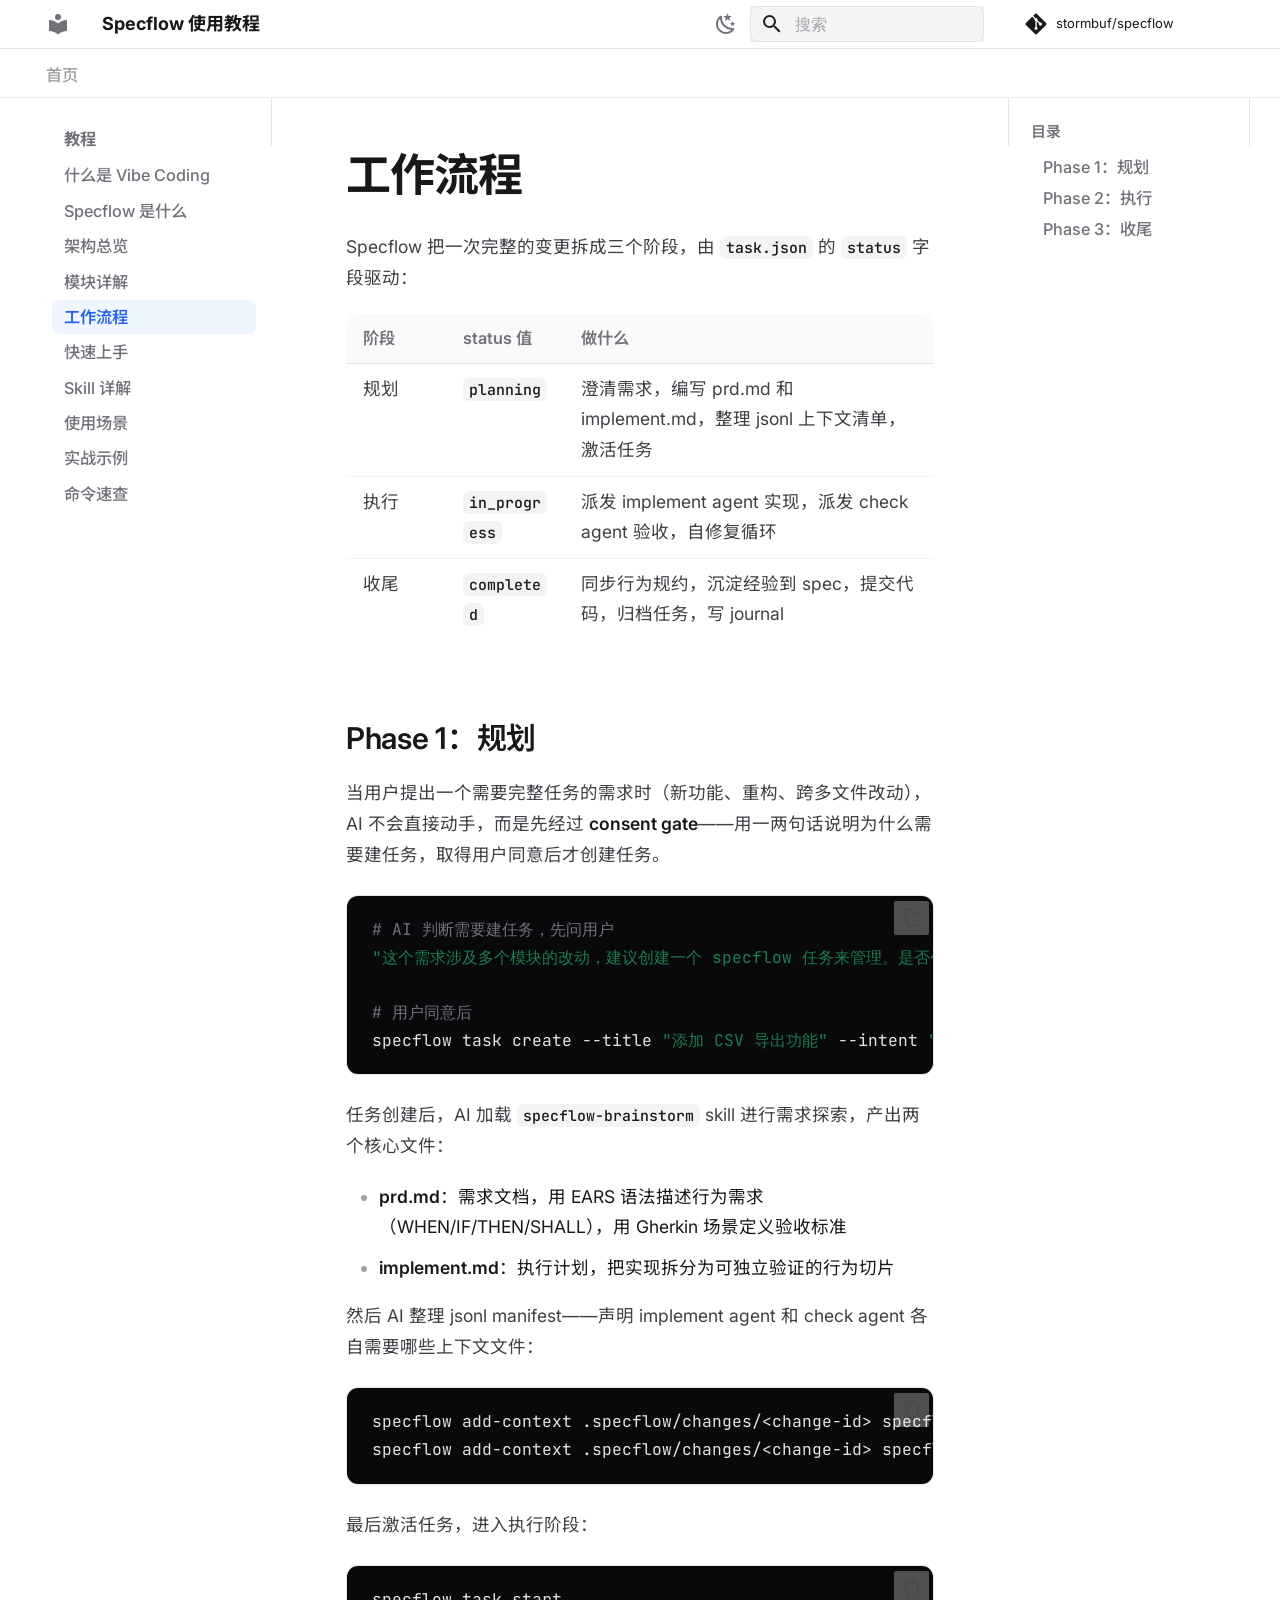
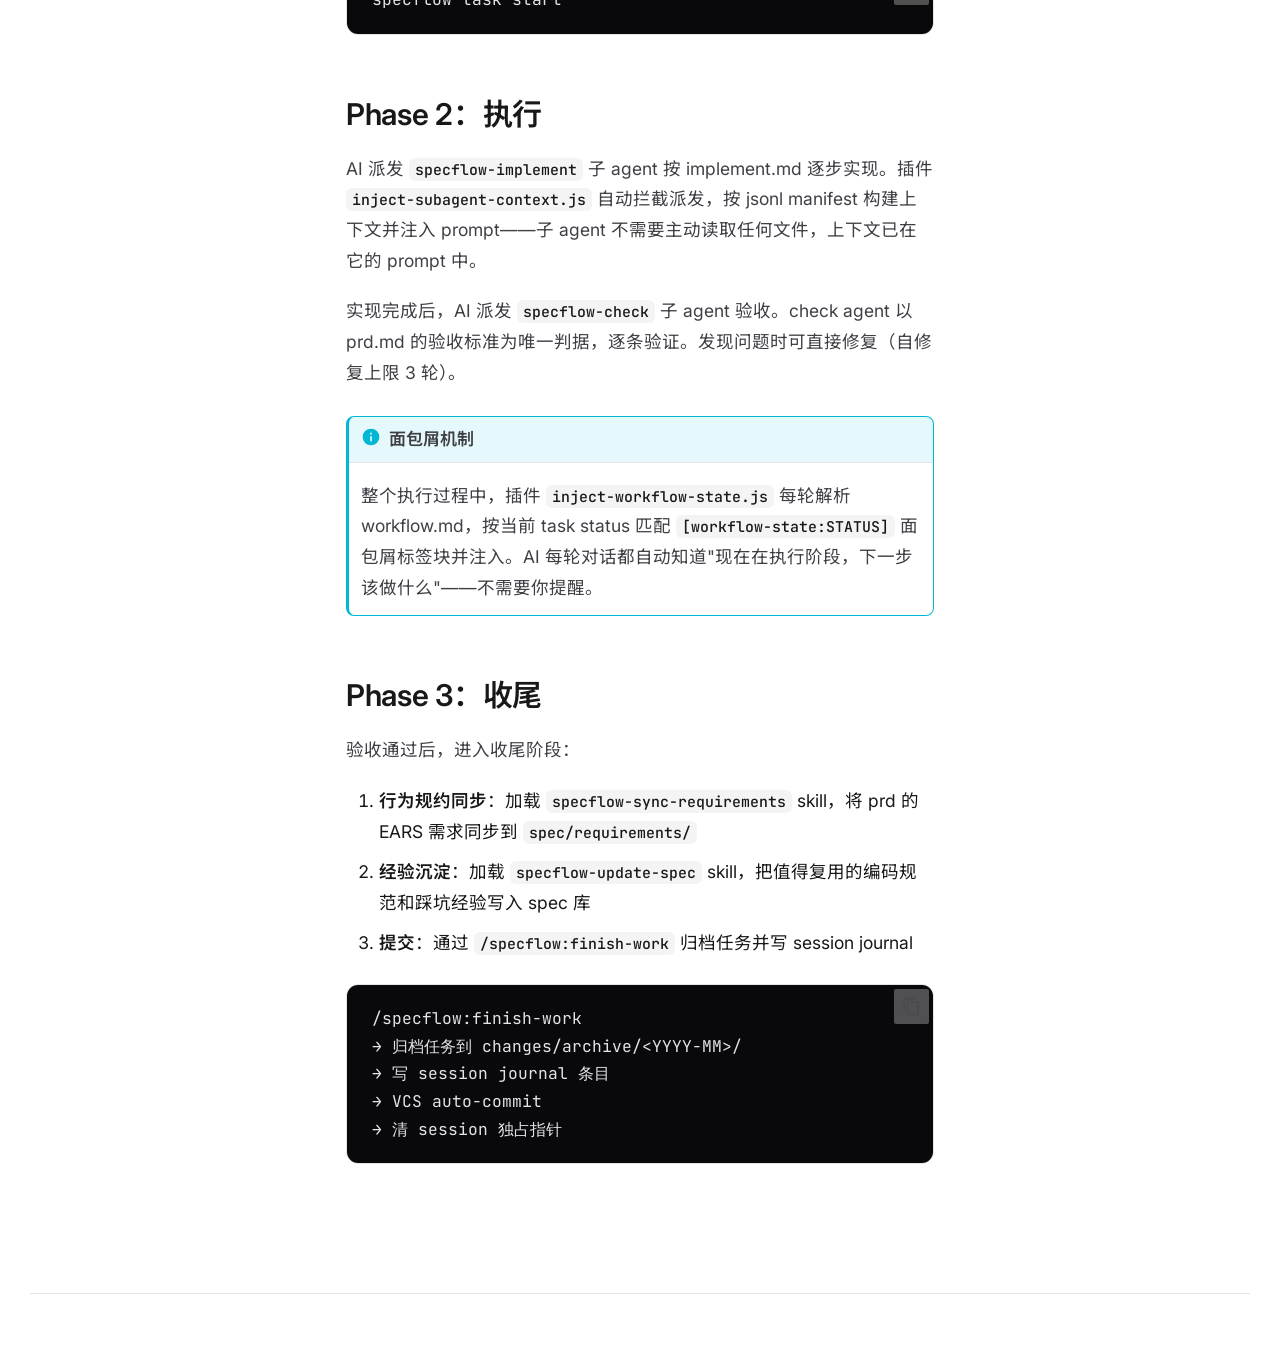
<file: tutorial/05-workflow/index.html>
<!doctype html>
<html lang="zh" class="no-js">
  <head>
    
      <meta charset="utf-8">
      <meta name="viewport" content="width=device-width,initial-scale=1">
      
        <meta name="description" content="Spec 驱动的 AI 编码工作流管理工具">
      
      
      
        <link rel="canonical" href="https://stormbuf.github.io/specflow/tutorial/05-workflow/">
      
      
        <link rel="prev" href="../04-modules/">
      
      
        <link rel="next" href="../06-quick-start/">
      
      
        
      
      
      <link rel="icon" href="../../assets/images/favicon.png">
      <meta name="generator" content="mkdocs-1.6.1, mkdocs-material-9.7.6">
    
    
      
        <title>工作流程 - Specflow 使用教程</title>
      
    
    
      <link rel="stylesheet" href="../../assets/stylesheets/main.484c7ddc.min.css">
      
        
        <link rel="stylesheet" href="../../assets/stylesheets/palette.ab4e12ef.min.css">
      
      


    
    
      
    
    
      
        
        
        <link rel="preconnect" href="https://fonts.gstatic.com" crossorigin>
        <link rel="stylesheet" href="https://fonts.googleapis.com/css?family=Inter:300,300i,400,400i,700,700i%7CJetBrains+Mono:400,400i,700,700i&display=fallback">
        <style>:root{--md-text-font:"Inter";--md-code-font:"JetBrains Mono"}</style>
      
    
    
      <link rel="stylesheet" href="../../stylesheets/extra.css">
    
    <script>__md_scope=new URL("../..",location),__md_hash=e=>[...e].reduce(((e,_)=>(e<<5)-e+_.charCodeAt(0)),0),__md_get=(e,_=localStorage,t=__md_scope)=>JSON.parse(_.getItem(t.pathname+"."+e)),__md_set=(e,_,t=localStorage,a=__md_scope)=>{try{t.setItem(a.pathname+"."+e,JSON.stringify(_))}catch(e){}}</script>
    
      

    
    
  </head>
  
  
    
    
      
    
    
    
    
    <body dir="ltr" data-md-color-scheme="default" data-md-color-primary="white" data-md-color-accent="blue">
  
    
    <input class="md-toggle" data-md-toggle="drawer" type="checkbox" id="__drawer" autocomplete="off">
    <input class="md-toggle" data-md-toggle="search" type="checkbox" id="__search" autocomplete="off">
    <label class="md-overlay" for="__drawer"></label>
    <div data-md-component="skip">
      
        
        <a href="#_1" class="md-skip">
          跳转至
        </a>
      
    </div>
    <div data-md-component="announce">
      
    </div>
    
    
      

<header class="md-header" data-md-component="header">
  <nav class="md-header__inner md-grid" aria-label="页眉">
    <a href="../.." title="Specflow 使用教程" class="md-header__button md-logo" aria-label="Specflow 使用教程" data-md-component="logo">
      
  
  <svg xmlns="http://www.w3.org/2000/svg" viewBox="0 0 24 24"><path d="M12 8a3 3 0 0 0 3-3 3 3 0 0 0-3-3 3 3 0 0 0-3 3 3 3 0 0 0 3 3m0 3.54C9.64 9.35 6.5 8 3 8v11c3.5 0 6.64 1.35 9 3.54 2.36-2.19 5.5-3.54 9-3.54V8c-3.5 0-6.64 1.35-9 3.54"/></svg>

    </a>
    <label class="md-header__button md-icon" for="__drawer">
      
      <svg xmlns="http://www.w3.org/2000/svg" viewBox="0 0 24 24"><path d="M3 6h18v2H3zm0 5h18v2H3zm0 5h18v2H3z"/></svg>
    </label>
    <div class="md-header__title" data-md-component="header-title">
      <div class="md-header__ellipsis">
        <div class="md-header__topic">
          <span class="md-ellipsis">
            Specflow 使用教程
          </span>
        </div>
        <div class="md-header__topic" data-md-component="header-topic">
          <span class="md-ellipsis">
            
              工作流程
            
          </span>
        </div>
      </div>
    </div>
    
      
        <form class="md-header__option" data-md-component="palette">
  
    
    
    
    <input class="md-option" data-md-color-media="(prefers-color-scheme: light)" data-md-color-scheme="default" data-md-color-primary="white" data-md-color-accent="blue"  aria-label="切换暗色模式"  type="radio" name="__palette" id="__palette_0">
    
      <label class="md-header__button md-icon" title="切换暗色模式" for="__palette_1" hidden>
        <svg xmlns="http://www.w3.org/2000/svg" viewBox="0 0 24 24"><path d="m17.75 4.09-2.53 1.94.91 3.06-2.63-1.81-2.63 1.81.91-3.06-2.53-1.94L12.44 4l1.06-3 1.06 3zm3.5 6.91-1.64 1.25.59 1.98-1.7-1.17-1.7 1.17.59-1.98L15.75 11l2.06-.05L18.5 9l.69 1.95zm-2.28 4.95c.83-.08 1.72 1.1 1.19 1.85-.32.45-.66.87-1.08 1.27C15.17 23 8.84 23 4.94 19.07c-3.91-3.9-3.91-10.24 0-14.14.4-.4.82-.76 1.27-1.08.75-.53 1.93.36 1.85 1.19-.27 2.86.69 5.83 2.89 8.02a9.96 9.96 0 0 0 8.02 2.89m-1.64 2.02a12.08 12.08 0 0 1-7.8-3.47c-2.17-2.19-3.33-5-3.49-7.82-2.81 3.14-2.7 7.96.31 10.98 3.02 3.01 7.84 3.12 10.98.31"/></svg>
      </label>
    
  
    
    
    
    <input class="md-option" data-md-color-media="(prefers-color-scheme: dark)" data-md-color-scheme="slate" data-md-color-primary="black" data-md-color-accent="blue"  aria-label="切换亮色模式"  type="radio" name="__palette" id="__palette_1">
    
      <label class="md-header__button md-icon" title="切换亮色模式" for="__palette_0" hidden>
        <svg xmlns="http://www.w3.org/2000/svg" viewBox="0 0 24 24"><path d="M12 7a5 5 0 0 1 5 5 5 5 0 0 1-5 5 5 5 0 0 1-5-5 5 5 0 0 1 5-5m0 2a3 3 0 0 0-3 3 3 3 0 0 0 3 3 3 3 0 0 0 3-3 3 3 0 0 0-3-3m0-7 2.39 3.42C13.65 5.15 12.84 5 12 5s-1.65.15-2.39.42zM3.34 7l4.16-.35A7.2 7.2 0 0 0 5.94 8.5c-.44.74-.69 1.5-.83 2.29zm.02 10 1.76-3.77a7.131 7.131 0 0 0 2.38 4.14zM20.65 7l-1.77 3.79a7.02 7.02 0 0 0-2.38-4.15zm-.01 10-4.14.36c.59-.51 1.12-1.14 1.54-1.86.42-.73.69-1.5.83-2.29zM12 22l-2.41-3.44c.74.27 1.55.44 2.41.44.82 0 1.63-.17 2.37-.44z"/></svg>
      </label>
    
  
</form>
      
    
    
      <script>var palette=__md_get("__palette");if(palette&&palette.color){if("(prefers-color-scheme)"===palette.color.media){var media=matchMedia("(prefers-color-scheme: light)"),input=document.querySelector(media.matches?"[data-md-color-media='(prefers-color-scheme: light)']":"[data-md-color-media='(prefers-color-scheme: dark)']");palette.color.media=input.getAttribute("data-md-color-media"),palette.color.scheme=input.getAttribute("data-md-color-scheme"),palette.color.primary=input.getAttribute("data-md-color-primary"),palette.color.accent=input.getAttribute("data-md-color-accent")}for(var[key,value]of Object.entries(palette.color))document.body.setAttribute("data-md-color-"+key,value)}</script>
    
    
    
      
      
        <label class="md-header__button md-icon" for="__search">
          
          <svg xmlns="http://www.w3.org/2000/svg" viewBox="0 0 24 24"><path d="M9.5 3A6.5 6.5 0 0 1 16 9.5c0 1.61-.59 3.09-1.56 4.23l.27.27h.79l5 5-1.5 1.5-5-5v-.79l-.27-.27A6.52 6.52 0 0 1 9.5 16 6.5 6.5 0 0 1 3 9.5 6.5 6.5 0 0 1 9.5 3m0 2C7 5 5 7 5 9.5S7 14 9.5 14 14 12 14 9.5 12 5 9.5 5"/></svg>
        </label>
        <div class="md-search" data-md-component="search" role="dialog">
  <label class="md-search__overlay" for="__search"></label>
  <div class="md-search__inner" role="search">
    <form class="md-search__form" name="search">
      <input type="text" class="md-search__input" name="query" aria-label="搜索" placeholder="搜索" autocapitalize="off" autocorrect="off" autocomplete="off" spellcheck="false" data-md-component="search-query" required>
      <label class="md-search__icon md-icon" for="__search">
        
        <svg xmlns="http://www.w3.org/2000/svg" viewBox="0 0 24 24"><path d="M9.5 3A6.5 6.5 0 0 1 16 9.5c0 1.61-.59 3.09-1.56 4.23l.27.27h.79l5 5-1.5 1.5-5-5v-.79l-.27-.27A6.52 6.52 0 0 1 9.5 16 6.5 6.5 0 0 1 3 9.5 6.5 6.5 0 0 1 9.5 3m0 2C7 5 5 7 5 9.5S7 14 9.5 14 14 12 14 9.5 12 5 9.5 5"/></svg>
        
        <svg xmlns="http://www.w3.org/2000/svg" viewBox="0 0 24 24"><path d="M20 11v2H8l5.5 5.5-1.42 1.42L4.16 12l7.92-7.92L13.5 5.5 8 11z"/></svg>
      </label>
      <nav class="md-search__options" aria-label="查找">
        
        <button type="reset" class="md-search__icon md-icon" title="清空当前内容" aria-label="清空当前内容" tabindex="-1">
          
          <svg xmlns="http://www.w3.org/2000/svg" viewBox="0 0 24 24"><path d="M19 6.41 17.59 5 12 10.59 6.41 5 5 6.41 10.59 12 5 17.59 6.41 19 12 13.41 17.59 19 19 17.59 13.41 12z"/></svg>
        </button>
      </nav>
      
        <div class="md-search__suggest" data-md-component="search-suggest"></div>
      
    </form>
    <div class="md-search__output">
      <div class="md-search__scrollwrap" tabindex="0" data-md-scrollfix>
        <div class="md-search-result" data-md-component="search-result">
          <div class="md-search-result__meta">
            正在初始化搜索引擎
          </div>
          <ol class="md-search-result__list" role="presentation"></ol>
        </div>
      </div>
    </div>
  </div>
</div>
      
    
    
      <div class="md-header__source">
        <a href="https://github.com/stormbuf/specflow" title="前往仓库" class="md-source" data-md-component="source">
  <div class="md-source__icon md-icon">
    
    <svg xmlns="http://www.w3.org/2000/svg" viewBox="0 0 448 512"><!--! Font Awesome Free 7.1.0 by @fontawesome - https://fontawesome.com License - https://fontawesome.com/license/free (Icons: CC BY 4.0, Fonts: SIL OFL 1.1, Code: MIT License) Copyright 2025 Fonticons, Inc.--><path d="M439.6 236.1 244 40.5c-5.4-5.5-12.8-8.5-20.4-8.5s-15 3-20.4 8.4L162.5 81l51.5 51.5c27.1-9.1 52.7 16.8 43.4 43.7l49.7 49.7c34.2-11.8 61.2 31 35.5 56.7-26.5 26.5-70.2-2.9-56-37.3L240.3 199v121.9c25.3 12.5 22.3 41.8 9.1 55-6.4 6.4-15.2 10.1-24.3 10.1s-17.8-3.6-24.3-10.1c-17.6-17.6-11.1-46.9 11.2-56v-123c-20.8-8.5-24.6-30.7-18.6-45L142.6 101 8.5 235.1C3 240.6 0 247.9 0 255.5s3 15 8.5 20.4l195.6 195.7c5.4 5.4 12.7 8.4 20.4 8.4s15-3 20.4-8.4l194.7-194.7c5.4-5.4 8.4-12.8 8.4-20.4s-3-15-8.4-20.4"/></svg>
  </div>
  <div class="md-source__repository">
    stormbuf/specflow
  </div>
</a>
      </div>
    
  </nav>
  
</header>
    
    <div class="md-container" data-md-component="container">
      
      
        
          
            
<nav class="md-tabs" aria-label="标签" data-md-component="tabs">
  <div class="md-grid">
    <ul class="md-tabs__list">
      
        
  
  
  
  
    <li class="md-tabs__item">
      <a href="../.." class="md-tabs__link">
        
  
  
    
  
  首页

      </a>
    </li>
  

      
        
  
  
  
    
  
  
    
    
      <li class="md-tabs__item md-tabs__item--active">
        <a href="../01-what-is-vibe-coding/" class="md-tabs__link">
          
  
  
  教程

        </a>
      </li>
    
  

      
    </ul>
  </div>
</nav>
          
        
      
      <main class="md-main" data-md-component="main">
        <div class="md-main__inner md-grid">
          
            
              
              <div class="md-sidebar md-sidebar--primary" data-md-component="sidebar" data-md-type="navigation" >
                <div class="md-sidebar__scrollwrap">
                  <div class="md-sidebar__inner">
                    


  


<nav class="md-nav md-nav--primary md-nav--lifted" aria-label="导航栏" data-md-level="0">
  <label class="md-nav__title" for="__drawer">
    <a href="../.." title="Specflow 使用教程" class="md-nav__button md-logo" aria-label="Specflow 使用教程" data-md-component="logo">
      
  
  <svg xmlns="http://www.w3.org/2000/svg" viewBox="0 0 24 24"><path d="M12 8a3 3 0 0 0 3-3 3 3 0 0 0-3-3 3 3 0 0 0-3 3 3 3 0 0 0 3 3m0 3.54C9.64 9.35 6.5 8 3 8v11c3.5 0 6.64 1.35 9 3.54 2.36-2.19 5.5-3.54 9-3.54V8c-3.5 0-6.64 1.35-9 3.54"/></svg>

    </a>
    Specflow 使用教程
  </label>
  
    <div class="md-nav__source">
      <a href="https://github.com/stormbuf/specflow" title="前往仓库" class="md-source" data-md-component="source">
  <div class="md-source__icon md-icon">
    
    <svg xmlns="http://www.w3.org/2000/svg" viewBox="0 0 448 512"><!--! Font Awesome Free 7.1.0 by @fontawesome - https://fontawesome.com License - https://fontawesome.com/license/free (Icons: CC BY 4.0, Fonts: SIL OFL 1.1, Code: MIT License) Copyright 2025 Fonticons, Inc.--><path d="M439.6 236.1 244 40.5c-5.4-5.5-12.8-8.5-20.4-8.5s-15 3-20.4 8.4L162.5 81l51.5 51.5c27.1-9.1 52.7 16.8 43.4 43.7l49.7 49.7c34.2-11.8 61.2 31 35.5 56.7-26.5 26.5-70.2-2.9-56-37.3L240.3 199v121.9c25.3 12.5 22.3 41.8 9.1 55-6.4 6.4-15.2 10.1-24.3 10.1s-17.8-3.6-24.3-10.1c-17.6-17.6-11.1-46.9 11.2-56v-123c-20.8-8.5-24.6-30.7-18.6-45L142.6 101 8.5 235.1C3 240.6 0 247.9 0 255.5s3 15 8.5 20.4l195.6 195.7c5.4 5.4 12.7 8.4 20.4 8.4s15-3 20.4-8.4l194.7-194.7c5.4-5.4 8.4-12.8 8.4-20.4s-3-15-8.4-20.4"/></svg>
  </div>
  <div class="md-source__repository">
    stormbuf/specflow
  </div>
</a>
    </div>
  
  <ul class="md-nav__list" data-md-scrollfix>
    
      
      
  
  
  
  
    <li class="md-nav__item">
      <a href="../.." class="md-nav__link">
        
  
  
  <span class="md-ellipsis">
    
  
    首页
  

    
  </span>
  
  

      </a>
    </li>
  

    
      
      
  
  
    
  
  
  
    
    
    
    
      
        
        
      
      
        
      
    
    
    <li class="md-nav__item md-nav__item--active md-nav__item--section md-nav__item--nested">
      
        
        
        <input class="md-nav__toggle md-toggle " type="checkbox" id="__nav_2" checked>
        
          
          <label class="md-nav__link" for="__nav_2" id="__nav_2_label" tabindex="">
            
  
  
  <span class="md-ellipsis">
    
  
    教程
  

    
  </span>
  
  

            <span class="md-nav__icon md-icon"></span>
          </label>
        
        <nav class="md-nav" data-md-level="1" aria-labelledby="__nav_2_label" aria-expanded="true">
          <label class="md-nav__title" for="__nav_2">
            <span class="md-nav__icon md-icon"></span>
            
  
    教程
  

          </label>
          <ul class="md-nav__list" data-md-scrollfix>
            
              
                
  
  
  
  
    <li class="md-nav__item">
      <a href="../01-what-is-vibe-coding/" class="md-nav__link">
        
  
  
  <span class="md-ellipsis">
    
  
    什么是 Vibe Coding
  

    
  </span>
  
  

      </a>
    </li>
  

              
            
              
                
  
  
  
  
    <li class="md-nav__item">
      <a href="../02-what-is-specflow/" class="md-nav__link">
        
  
  
  <span class="md-ellipsis">
    
  
    Specflow 是什么
  

    
  </span>
  
  

      </a>
    </li>
  

              
            
              
                
  
  
  
  
    <li class="md-nav__item">
      <a href="../03-architecture/" class="md-nav__link">
        
  
  
  <span class="md-ellipsis">
    
  
    架构总览
  

    
  </span>
  
  

      </a>
    </li>
  

              
            
              
                
  
  
  
  
    <li class="md-nav__item">
      <a href="../04-modules/" class="md-nav__link">
        
  
  
  <span class="md-ellipsis">
    
  
    模块详解
  

    
  </span>
  
  

      </a>
    </li>
  

              
            
              
                
  
  
    
  
  
  
    <li class="md-nav__item md-nav__item--active">
      
      <input class="md-nav__toggle md-toggle" type="checkbox" id="__toc">
      
      
        
      
      
        <label class="md-nav__link md-nav__link--active" for="__toc">
          
  
  
  <span class="md-ellipsis">
    
  
    工作流程
  

    
  </span>
  
  

          <span class="md-nav__icon md-icon"></span>
        </label>
      
      <a href="./" class="md-nav__link md-nav__link--active">
        
  
  
  <span class="md-ellipsis">
    
  
    工作流程
  

    
  </span>
  
  

      </a>
      
        

<nav class="md-nav md-nav--secondary" aria-label="目录">
  
  
  
    
  
  
    <label class="md-nav__title" for="__toc">
      <span class="md-nav__icon md-icon"></span>
      目录
    </label>
    <ul class="md-nav__list" data-md-component="toc" data-md-scrollfix>
      
        <li class="md-nav__item">
  <a href="#phase-1" class="md-nav__link">
    <span class="md-ellipsis">
      
        Phase 1：规划
      
    </span>
  </a>
  
</li>
      
        <li class="md-nav__item">
  <a href="#phase-2" class="md-nav__link">
    <span class="md-ellipsis">
      
        Phase 2：执行
      
    </span>
  </a>
  
</li>
      
        <li class="md-nav__item">
  <a href="#phase-3" class="md-nav__link">
    <span class="md-ellipsis">
      
        Phase 3：收尾
      
    </span>
  </a>
  
</li>
      
    </ul>
  
</nav>
      
    </li>
  

              
            
              
                
  
  
  
  
    <li class="md-nav__item">
      <a href="../06-quick-start/" class="md-nav__link">
        
  
  
  <span class="md-ellipsis">
    
  
    快速上手
  

    
  </span>
  
  

      </a>
    </li>
  

              
            
              
                
  
  
  
  
    <li class="md-nav__item">
      <a href="../07-skills/" class="md-nav__link">
        
  
  
  <span class="md-ellipsis">
    
  
    Skill 详解
  

    
  </span>
  
  

      </a>
    </li>
  

              
            
              
                
  
  
  
  
    <li class="md-nav__item">
      <a href="../08-use-cases/" class="md-nav__link">
        
  
  
  <span class="md-ellipsis">
    
  
    使用场景
  

    
  </span>
  
  

      </a>
    </li>
  

              
            
              
                
  
  
  
  
    <li class="md-nav__item">
      <a href="../09-example/" class="md-nav__link">
        
  
  
  <span class="md-ellipsis">
    
  
    实战示例
  

    
  </span>
  
  

      </a>
    </li>
  

              
            
              
                
  
  
  
  
    <li class="md-nav__item">
      <a href="../10-reference/" class="md-nav__link">
        
  
  
  <span class="md-ellipsis">
    
  
    命令速查
  

    
  </span>
  
  

      </a>
    </li>
  

              
            
          </ul>
        </nav>
      
    </li>
  

    
  </ul>
</nav>
                  </div>
                </div>
              </div>
            
            
              
              <div class="md-sidebar md-sidebar--secondary" data-md-component="sidebar" data-md-type="toc" >
                <div class="md-sidebar__scrollwrap">
                  <div class="md-sidebar__inner">
                    

<nav class="md-nav md-nav--secondary" aria-label="目录">
  
  
  
    
  
  
    <label class="md-nav__title" for="__toc">
      <span class="md-nav__icon md-icon"></span>
      目录
    </label>
    <ul class="md-nav__list" data-md-component="toc" data-md-scrollfix>
      
        <li class="md-nav__item">
  <a href="#phase-1" class="md-nav__link">
    <span class="md-ellipsis">
      
        Phase 1：规划
      
    </span>
  </a>
  
</li>
      
        <li class="md-nav__item">
  <a href="#phase-2" class="md-nav__link">
    <span class="md-ellipsis">
      
        Phase 2：执行
      
    </span>
  </a>
  
</li>
      
        <li class="md-nav__item">
  <a href="#phase-3" class="md-nav__link">
    <span class="md-ellipsis">
      
        Phase 3：收尾
      
    </span>
  </a>
  
</li>
      
    </ul>
  
</nav>
                  </div>
                </div>
              </div>
            
          
          
            <div class="md-content" data-md-component="content">
              
              <article class="md-content__inner md-typeset">
                
                  


  
  


<h1 id="_1">工作流程<a class="headerlink" href="#_1" title="Permanent link">&para;</a></h1>
<p>Specflow 把一次完整的变更拆成三个阶段，由 <code>task.json</code> 的 <code>status</code> 字段驱动：</p>
<table>
<thead>
<tr>
<th>阶段</th>
<th>status 值</th>
<th>做什么</th>
</tr>
</thead>
<tbody>
<tr>
<td>规划</td>
<td><code>planning</code></td>
<td>澄清需求，编写 prd.md 和 implement.md，整理 jsonl 上下文清单，激活任务</td>
</tr>
<tr>
<td>执行</td>
<td><code>in_progress</code></td>
<td>派发 implement agent 实现，派发 check agent 验收，自修复循环</td>
</tr>
<tr>
<td>收尾</td>
<td><code>completed</code></td>
<td>同步行为规约，沉淀经验到 spec，提交代码，归档任务，写 journal</td>
</tr>
</tbody>
</table>
<h2 id="phase-1">Phase 1：规划<a class="headerlink" href="#phase-1" title="Permanent link">&para;</a></h2>
<p>当用户提出一个需要完整任务的需求时（新功能、重构、跨多文件改动），AI 不会直接动手，而是先经过 <strong>consent gate</strong>——用一两句话说明为什么需要建任务，取得用户同意后才创建任务。</p>
<div class="highlight"><pre><span></span><code><a id="__codelineno-0-1" name="__codelineno-0-1" href="#__codelineno-0-1"></a><span class="c1"># AI 判断需要建任务，先问用户</span>
<a id="__codelineno-0-2" name="__codelineno-0-2" href="#__codelineno-0-2"></a><span class="s2">&quot;这个需求涉及多个模块的改动，建议创建一个 specflow 任务来管理。是否创建？&quot;</span>
<a id="__codelineno-0-3" name="__codelineno-0-3" href="#__codelineno-0-3"></a>
<a id="__codelineno-0-4" name="__codelineno-0-4" href="#__codelineno-0-4"></a><span class="c1"># 用户同意后</span>
<a id="__codelineno-0-5" name="__codelineno-0-5" href="#__codelineno-0-5"></a>specflow<span class="w"> </span>task<span class="w"> </span>create<span class="w"> </span>--title<span class="w"> </span><span class="s2">&quot;添加 CSV 导出功能&quot;</span><span class="w"> </span>--intent<span class="w"> </span><span class="s2">&quot;用户需要导出数据为 CSV&quot;</span>
</code></pre></div>
<p>任务创建后，AI 加载 <code>specflow-brainstorm</code> skill 进行需求探索，产出两个核心文件：</p>
<ul>
<li><strong>prd.md</strong>：需求文档，用 EARS 语法描述行为需求（WHEN/IF/THEN/SHALL），用 Gherkin 场景定义验收标准</li>
<li><strong>implement.md</strong>：执行计划，把实现拆分为可独立验证的行为切片</li>
</ul>
<p>然后 AI 整理 jsonl manifest——声明 implement agent 和 check agent 各自需要哪些上下文文件：</p>
<div class="highlight"><pre><span></span><code><a id="__codelineno-1-1" name="__codelineno-1-1" href="#__codelineno-1-1"></a>specflow<span class="w"> </span>add-context<span class="w"> </span>.specflow/changes/&lt;change-id&gt;<span class="w"> </span>specflow-implement<span class="w"> </span><span class="s2">&quot;.specflow/spec/backend/coding-style.md&quot;</span><span class="w"> </span><span class="s2">&quot;编码规范&quot;</span>
<a id="__codelineno-1-2" name="__codelineno-1-2" href="#__codelineno-1-2"></a>specflow<span class="w"> </span>add-context<span class="w"> </span>.specflow/changes/&lt;change-id&gt;<span class="w"> </span>specflow-implement<span class="w"> </span><span class="s2">&quot;.specflow/changes/&lt;change-id&gt;/prd.md&quot;</span><span class="w"> </span><span class="s2">&quot;需求文档&quot;</span>
</code></pre></div>
<p>最后激活任务，进入执行阶段：</p>
<div class="highlight"><pre><span></span><code><a id="__codelineno-2-1" name="__codelineno-2-1" href="#__codelineno-2-1"></a>specflow<span class="w"> </span>task<span class="w"> </span>start
</code></pre></div>
<h2 id="phase-2">Phase 2：执行<a class="headerlink" href="#phase-2" title="Permanent link">&para;</a></h2>
<p>AI 派发 <code>specflow-implement</code> 子 agent 按 implement.md 逐步实现。插件 <code>inject-subagent-context.js</code> 自动拦截派发，按 jsonl manifest 构建上下文并注入 prompt——子 agent 不需要主动读取任何文件，上下文已在它的 prompt 中。</p>
<p>实现完成后，AI 派发 <code>specflow-check</code> 子 agent 验收。check agent 以 prd.md 的验收标准为唯一判据，逐条验证。发现问题时可直接修复（自修复上限 3 轮）。</p>
<div class="admonition info">
<p class="admonition-title">面包屑机制</p>
<p>整个执行过程中，插件 <code>inject-workflow-state.js</code> 每轮解析 workflow.md，按当前 task status 匹配 <code>[workflow-state:STATUS]</code> 面包屑标签块并注入。AI 每轮对话都自动知道"现在在执行阶段，下一步该做什么"——不需要你提醒。</p>
</div>
<h2 id="phase-3">Phase 3：收尾<a class="headerlink" href="#phase-3" title="Permanent link">&para;</a></h2>
<p>验收通过后，进入收尾阶段：</p>
<ol>
<li><strong>行为规约同步</strong>：加载 <code>specflow-sync-requirements</code> skill，将 prd 的 EARS 需求同步到 <code>spec/requirements/</code></li>
<li><strong>经验沉淀</strong>：加载 <code>specflow-update-spec</code> skill，把值得复用的编码规范和踩坑经验写入 spec 库</li>
<li><strong>提交</strong>：通过 <code>/specflow:finish-work</code> 归档任务并写 session journal</li>
</ol>
<div class="highlight"><pre><span></span><code><a id="__codelineno-3-1" name="__codelineno-3-1" href="#__codelineno-3-1"></a>/specflow:finish-work
<a id="__codelineno-3-2" name="__codelineno-3-2" href="#__codelineno-3-2"></a>→ 归档任务到 changes/archive/&lt;YYYY-MM&gt;/
<a id="__codelineno-3-3" name="__codelineno-3-3" href="#__codelineno-3-3"></a>→ 写 session journal 条目
<a id="__codelineno-3-4" name="__codelineno-3-4" href="#__codelineno-3-4"></a>→ VCS auto-commit
<a id="__codelineno-3-5" name="__codelineno-3-5" href="#__codelineno-3-5"></a>→ 清 session 独占指针
</code></pre></div>












                
              </article>
            </div>
          
          
<script>var target=document.getElementById(location.hash.slice(1));target&&target.name&&(target.checked=target.name.startsWith("__tabbed_"))</script>
        </div>
        
          <button type="button" class="md-top md-icon" data-md-component="top" hidden>
  
  <svg xmlns="http://www.w3.org/2000/svg" viewBox="0 0 24 24"><path d="M13 20h-2V8l-5.5 5.5-1.42-1.42L12 4.16l7.92 7.92-1.42 1.42L13 8z"/></svg>
  回到页面顶部
</button>
        
      </main>
      
        <footer class="md-footer">
  
  <div class="md-footer-meta md-typeset">
    <div class="md-footer-meta__inner md-grid">
      <div class="md-copyright">
  
  
    Made with
    <a href="https://squidfunk.github.io/mkdocs-material/" target="_blank" rel="noopener">
      Material for MkDocs
    </a>
  
</div>
      
    </div>
  </div>
</footer>
      
    </div>
    <div class="md-dialog" data-md-component="dialog">
      <div class="md-dialog__inner md-typeset"></div>
    </div>
    
    
    
      
      
      <script id="__config" type="application/json">{"annotate": null, "base": "../..", "features": ["navigation.tabs", "navigation.sections", "navigation.top", "search.suggest", "search.highlight", "content.code.copy", "content.code.annotate"], "search": "../../assets/javascripts/workers/search.2c215733.min.js", "tags": null, "translations": {"clipboard.copied": "\u5df2\u590d\u5236", "clipboard.copy": "\u590d\u5236", "search.result.more.one": "\u5728\u8be5\u9875\u4e0a\u8fd8\u6709 1 \u4e2a\u7b26\u5408\u6761\u4ef6\u7684\u7ed3\u679c", "search.result.more.other": "\u5728\u8be5\u9875\u4e0a\u8fd8\u6709 # \u4e2a\u7b26\u5408\u6761\u4ef6\u7684\u7ed3\u679c", "search.result.none": "\u6ca1\u6709\u627e\u5230\u7b26\u5408\u6761\u4ef6\u7684\u7ed3\u679c", "search.result.one": "\u627e\u5230 1 \u4e2a\u7b26\u5408\u6761\u4ef6\u7684\u7ed3\u679c", "search.result.other": "# \u4e2a\u7b26\u5408\u6761\u4ef6\u7684\u7ed3\u679c", "search.result.placeholder": "\u952e\u5165\u4ee5\u5f00\u59cb\u641c\u7d22", "search.result.term.missing": "\u7f3a\u5c11", "select.version": "\u9009\u62e9\u5f53\u524d\u7248\u672c"}, "version": null}</script>
    
    
      <script src="../../assets/javascripts/bundle.79ae519e.min.js"></script>
      
    
  </body>
</html>
</file>
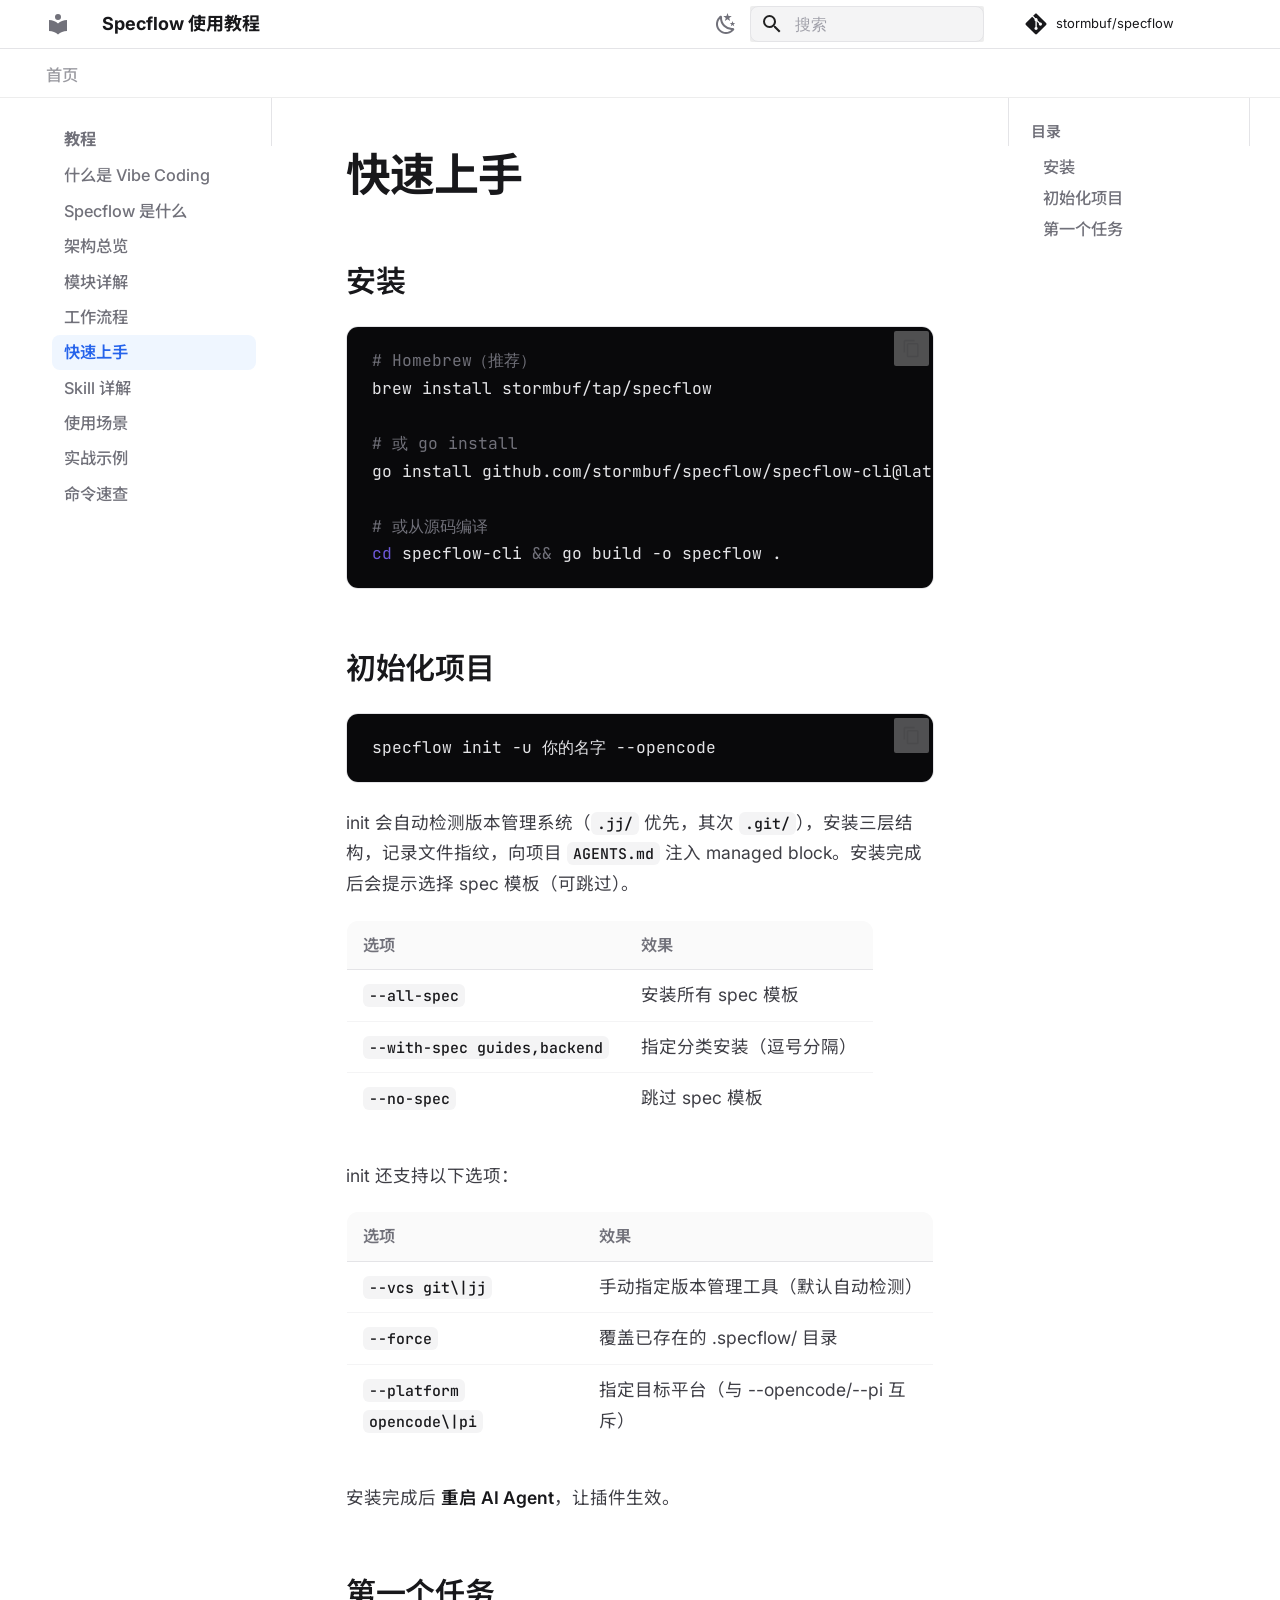
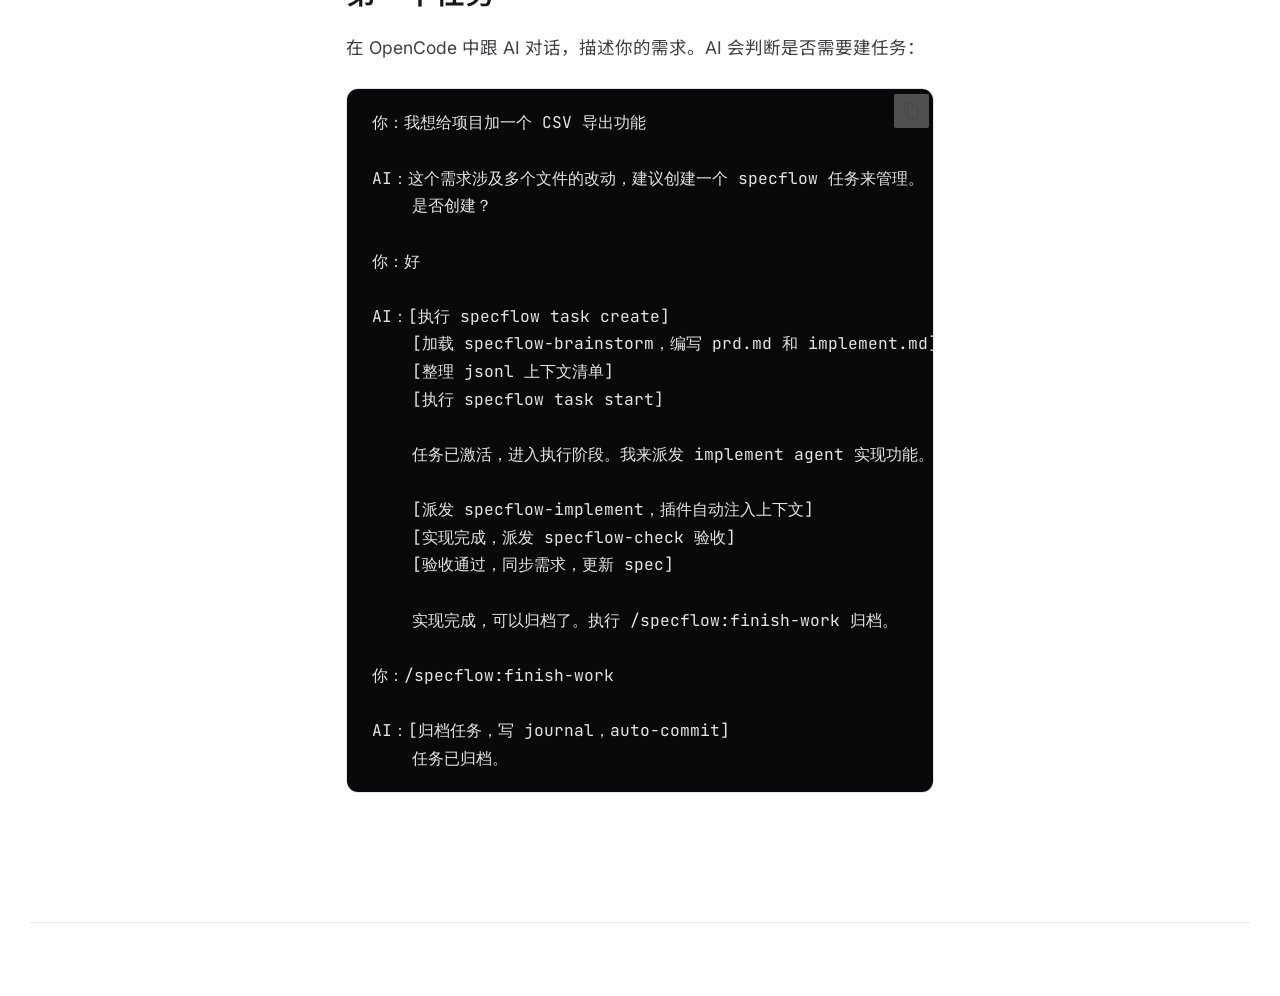
<file: tutorial/06-quick-start/index.html>
<!doctype html>
<html lang="zh" class="no-js">
  <head>
    
      <meta charset="utf-8">
      <meta name="viewport" content="width=device-width,initial-scale=1">
      
        <meta name="description" content="Spec 驱动的 AI 编码工作流管理工具">
      
      
      
        <link rel="canonical" href="https://stormbuf.github.io/specflow/tutorial/06-quick-start/">
      
      
        <link rel="prev" href="../05-workflow/">
      
      
        <link rel="next" href="../07-skills/">
      
      
        
      
      
      <link rel="icon" href="../../assets/images/favicon.png">
      <meta name="generator" content="mkdocs-1.6.1, mkdocs-material-9.7.6">
    
    
      
        <title>快速上手 - Specflow 使用教程</title>
      
    
    
      <link rel="stylesheet" href="../../assets/stylesheets/main.484c7ddc.min.css">
      
        
        <link rel="stylesheet" href="../../assets/stylesheets/palette.ab4e12ef.min.css">
      
      


    
    
      
    
    
      
        
        
        <link rel="preconnect" href="https://fonts.gstatic.com" crossorigin>
        <link rel="stylesheet" href="https://fonts.googleapis.com/css?family=Inter:300,300i,400,400i,700,700i%7CJetBrains+Mono:400,400i,700,700i&display=fallback">
        <style>:root{--md-text-font:"Inter";--md-code-font:"JetBrains Mono"}</style>
      
    
    
      <link rel="stylesheet" href="../../stylesheets/extra.css">
    
    <script>__md_scope=new URL("../..",location),__md_hash=e=>[...e].reduce(((e,_)=>(e<<5)-e+_.charCodeAt(0)),0),__md_get=(e,_=localStorage,t=__md_scope)=>JSON.parse(_.getItem(t.pathname+"."+e)),__md_set=(e,_,t=localStorage,a=__md_scope)=>{try{t.setItem(a.pathname+"."+e,JSON.stringify(_))}catch(e){}}</script>
    
      

    
    
  </head>
  
  
    
    
      
    
    
    
    
    <body dir="ltr" data-md-color-scheme="default" data-md-color-primary="white" data-md-color-accent="blue">
  
    
    <input class="md-toggle" data-md-toggle="drawer" type="checkbox" id="__drawer" autocomplete="off">
    <input class="md-toggle" data-md-toggle="search" type="checkbox" id="__search" autocomplete="off">
    <label class="md-overlay" for="__drawer"></label>
    <div data-md-component="skip">
      
        
        <a href="#_1" class="md-skip">
          跳转至
        </a>
      
    </div>
    <div data-md-component="announce">
      
    </div>
    
    
      

<header class="md-header" data-md-component="header">
  <nav class="md-header__inner md-grid" aria-label="页眉">
    <a href="../.." title="Specflow 使用教程" class="md-header__button md-logo" aria-label="Specflow 使用教程" data-md-component="logo">
      
  
  <svg xmlns="http://www.w3.org/2000/svg" viewBox="0 0 24 24"><path d="M12 8a3 3 0 0 0 3-3 3 3 0 0 0-3-3 3 3 0 0 0-3 3 3 3 0 0 0 3 3m0 3.54C9.64 9.35 6.5 8 3 8v11c3.5 0 6.64 1.35 9 3.54 2.36-2.19 5.5-3.54 9-3.54V8c-3.5 0-6.64 1.35-9 3.54"/></svg>

    </a>
    <label class="md-header__button md-icon" for="__drawer">
      
      <svg xmlns="http://www.w3.org/2000/svg" viewBox="0 0 24 24"><path d="M3 6h18v2H3zm0 5h18v2H3zm0 5h18v2H3z"/></svg>
    </label>
    <div class="md-header__title" data-md-component="header-title">
      <div class="md-header__ellipsis">
        <div class="md-header__topic">
          <span class="md-ellipsis">
            Specflow 使用教程
          </span>
        </div>
        <div class="md-header__topic" data-md-component="header-topic">
          <span class="md-ellipsis">
            
              快速上手
            
          </span>
        </div>
      </div>
    </div>
    
      
        <form class="md-header__option" data-md-component="palette">
  
    
    
    
    <input class="md-option" data-md-color-media="(prefers-color-scheme: light)" data-md-color-scheme="default" data-md-color-primary="white" data-md-color-accent="blue"  aria-label="切换暗色模式"  type="radio" name="__palette" id="__palette_0">
    
      <label class="md-header__button md-icon" title="切换暗色模式" for="__palette_1" hidden>
        <svg xmlns="http://www.w3.org/2000/svg" viewBox="0 0 24 24"><path d="m17.75 4.09-2.53 1.94.91 3.06-2.63-1.81-2.63 1.81.91-3.06-2.53-1.94L12.44 4l1.06-3 1.06 3zm3.5 6.91-1.64 1.25.59 1.98-1.7-1.17-1.7 1.17.59-1.98L15.75 11l2.06-.05L18.5 9l.69 1.95zm-2.28 4.95c.83-.08 1.72 1.1 1.19 1.85-.32.45-.66.87-1.08 1.27C15.17 23 8.84 23 4.94 19.07c-3.91-3.9-3.91-10.24 0-14.14.4-.4.82-.76 1.27-1.08.75-.53 1.93.36 1.85 1.19-.27 2.86.69 5.83 2.89 8.02a9.96 9.96 0 0 0 8.02 2.89m-1.64 2.02a12.08 12.08 0 0 1-7.8-3.47c-2.17-2.19-3.33-5-3.49-7.82-2.81 3.14-2.7 7.96.31 10.98 3.02 3.01 7.84 3.12 10.98.31"/></svg>
      </label>
    
  
    
    
    
    <input class="md-option" data-md-color-media="(prefers-color-scheme: dark)" data-md-color-scheme="slate" data-md-color-primary="black" data-md-color-accent="blue"  aria-label="切换亮色模式"  type="radio" name="__palette" id="__palette_1">
    
      <label class="md-header__button md-icon" title="切换亮色模式" for="__palette_0" hidden>
        <svg xmlns="http://www.w3.org/2000/svg" viewBox="0 0 24 24"><path d="M12 7a5 5 0 0 1 5 5 5 5 0 0 1-5 5 5 5 0 0 1-5-5 5 5 0 0 1 5-5m0 2a3 3 0 0 0-3 3 3 3 0 0 0 3 3 3 3 0 0 0 3-3 3 3 0 0 0-3-3m0-7 2.39 3.42C13.65 5.15 12.84 5 12 5s-1.65.15-2.39.42zM3.34 7l4.16-.35A7.2 7.2 0 0 0 5.94 8.5c-.44.74-.69 1.5-.83 2.29zm.02 10 1.76-3.77a7.131 7.131 0 0 0 2.38 4.14zM20.65 7l-1.77 3.79a7.02 7.02 0 0 0-2.38-4.15zm-.01 10-4.14.36c.59-.51 1.12-1.14 1.54-1.86.42-.73.69-1.5.83-2.29zM12 22l-2.41-3.44c.74.27 1.55.44 2.41.44.82 0 1.63-.17 2.37-.44z"/></svg>
      </label>
    
  
</form>
      
    
    
      <script>var palette=__md_get("__palette");if(palette&&palette.color){if("(prefers-color-scheme)"===palette.color.media){var media=matchMedia("(prefers-color-scheme: light)"),input=document.querySelector(media.matches?"[data-md-color-media='(prefers-color-scheme: light)']":"[data-md-color-media='(prefers-color-scheme: dark)']");palette.color.media=input.getAttribute("data-md-color-media"),palette.color.scheme=input.getAttribute("data-md-color-scheme"),palette.color.primary=input.getAttribute("data-md-color-primary"),palette.color.accent=input.getAttribute("data-md-color-accent")}for(var[key,value]of Object.entries(palette.color))document.body.setAttribute("data-md-color-"+key,value)}</script>
    
    
    
      
      
        <label class="md-header__button md-icon" for="__search">
          
          <svg xmlns="http://www.w3.org/2000/svg" viewBox="0 0 24 24"><path d="M9.5 3A6.5 6.5 0 0 1 16 9.5c0 1.61-.59 3.09-1.56 4.23l.27.27h.79l5 5-1.5 1.5-5-5v-.79l-.27-.27A6.52 6.52 0 0 1 9.5 16 6.5 6.5 0 0 1 3 9.5 6.5 6.5 0 0 1 9.5 3m0 2C7 5 5 7 5 9.5S7 14 9.5 14 14 12 14 9.5 12 5 9.5 5"/></svg>
        </label>
        <div class="md-search" data-md-component="search" role="dialog">
  <label class="md-search__overlay" for="__search"></label>
  <div class="md-search__inner" role="search">
    <form class="md-search__form" name="search">
      <input type="text" class="md-search__input" name="query" aria-label="搜索" placeholder="搜索" autocapitalize="off" autocorrect="off" autocomplete="off" spellcheck="false" data-md-component="search-query" required>
      <label class="md-search__icon md-icon" for="__search">
        
        <svg xmlns="http://www.w3.org/2000/svg" viewBox="0 0 24 24"><path d="M9.5 3A6.5 6.5 0 0 1 16 9.5c0 1.61-.59 3.09-1.56 4.23l.27.27h.79l5 5-1.5 1.5-5-5v-.79l-.27-.27A6.52 6.52 0 0 1 9.5 16 6.5 6.5 0 0 1 3 9.5 6.5 6.5 0 0 1 9.5 3m0 2C7 5 5 7 5 9.5S7 14 9.5 14 14 12 14 9.5 12 5 9.5 5"/></svg>
        
        <svg xmlns="http://www.w3.org/2000/svg" viewBox="0 0 24 24"><path d="M20 11v2H8l5.5 5.5-1.42 1.42L4.16 12l7.92-7.92L13.5 5.5 8 11z"/></svg>
      </label>
      <nav class="md-search__options" aria-label="查找">
        
        <button type="reset" class="md-search__icon md-icon" title="清空当前内容" aria-label="清空当前内容" tabindex="-1">
          
          <svg xmlns="http://www.w3.org/2000/svg" viewBox="0 0 24 24"><path d="M19 6.41 17.59 5 12 10.59 6.41 5 5 6.41 10.59 12 5 17.59 6.41 19 12 13.41 17.59 19 19 17.59 13.41 12z"/></svg>
        </button>
      </nav>
      
        <div class="md-search__suggest" data-md-component="search-suggest"></div>
      
    </form>
    <div class="md-search__output">
      <div class="md-search__scrollwrap" tabindex="0" data-md-scrollfix>
        <div class="md-search-result" data-md-component="search-result">
          <div class="md-search-result__meta">
            正在初始化搜索引擎
          </div>
          <ol class="md-search-result__list" role="presentation"></ol>
        </div>
      </div>
    </div>
  </div>
</div>
      
    
    
      <div class="md-header__source">
        <a href="https://github.com/stormbuf/specflow" title="前往仓库" class="md-source" data-md-component="source">
  <div class="md-source__icon md-icon">
    
    <svg xmlns="http://www.w3.org/2000/svg" viewBox="0 0 448 512"><!--! Font Awesome Free 7.1.0 by @fontawesome - https://fontawesome.com License - https://fontawesome.com/license/free (Icons: CC BY 4.0, Fonts: SIL OFL 1.1, Code: MIT License) Copyright 2025 Fonticons, Inc.--><path d="M439.6 236.1 244 40.5c-5.4-5.5-12.8-8.5-20.4-8.5s-15 3-20.4 8.4L162.5 81l51.5 51.5c27.1-9.1 52.7 16.8 43.4 43.7l49.7 49.7c34.2-11.8 61.2 31 35.5 56.7-26.5 26.5-70.2-2.9-56-37.3L240.3 199v121.9c25.3 12.5 22.3 41.8 9.1 55-6.4 6.4-15.2 10.1-24.3 10.1s-17.8-3.6-24.3-10.1c-17.6-17.6-11.1-46.9 11.2-56v-123c-20.8-8.5-24.6-30.7-18.6-45L142.6 101 8.5 235.1C3 240.6 0 247.9 0 255.5s3 15 8.5 20.4l195.6 195.7c5.4 5.4 12.7 8.4 20.4 8.4s15-3 20.4-8.4l194.7-194.7c5.4-5.4 8.4-12.8 8.4-20.4s-3-15-8.4-20.4"/></svg>
  </div>
  <div class="md-source__repository">
    stormbuf/specflow
  </div>
</a>
      </div>
    
  </nav>
  
</header>
    
    <div class="md-container" data-md-component="container">
      
      
        
          
            
<nav class="md-tabs" aria-label="标签" data-md-component="tabs">
  <div class="md-grid">
    <ul class="md-tabs__list">
      
        
  
  
  
  
    <li class="md-tabs__item">
      <a href="../.." class="md-tabs__link">
        
  
  
    
  
  首页

      </a>
    </li>
  

      
        
  
  
  
    
  
  
    
    
      <li class="md-tabs__item md-tabs__item--active">
        <a href="../01-what-is-vibe-coding/" class="md-tabs__link">
          
  
  
  教程

        </a>
      </li>
    
  

      
    </ul>
  </div>
</nav>
          
        
      
      <main class="md-main" data-md-component="main">
        <div class="md-main__inner md-grid">
          
            
              
              <div class="md-sidebar md-sidebar--primary" data-md-component="sidebar" data-md-type="navigation" >
                <div class="md-sidebar__scrollwrap">
                  <div class="md-sidebar__inner">
                    


  


<nav class="md-nav md-nav--primary md-nav--lifted" aria-label="导航栏" data-md-level="0">
  <label class="md-nav__title" for="__drawer">
    <a href="../.." title="Specflow 使用教程" class="md-nav__button md-logo" aria-label="Specflow 使用教程" data-md-component="logo">
      
  
  <svg xmlns="http://www.w3.org/2000/svg" viewBox="0 0 24 24"><path d="M12 8a3 3 0 0 0 3-3 3 3 0 0 0-3-3 3 3 0 0 0-3 3 3 3 0 0 0 3 3m0 3.54C9.64 9.35 6.5 8 3 8v11c3.5 0 6.64 1.35 9 3.54 2.36-2.19 5.5-3.54 9-3.54V8c-3.5 0-6.64 1.35-9 3.54"/></svg>

    </a>
    Specflow 使用教程
  </label>
  
    <div class="md-nav__source">
      <a href="https://github.com/stormbuf/specflow" title="前往仓库" class="md-source" data-md-component="source">
  <div class="md-source__icon md-icon">
    
    <svg xmlns="http://www.w3.org/2000/svg" viewBox="0 0 448 512"><!--! Font Awesome Free 7.1.0 by @fontawesome - https://fontawesome.com License - https://fontawesome.com/license/free (Icons: CC BY 4.0, Fonts: SIL OFL 1.1, Code: MIT License) Copyright 2025 Fonticons, Inc.--><path d="M439.6 236.1 244 40.5c-5.4-5.5-12.8-8.5-20.4-8.5s-15 3-20.4 8.4L162.5 81l51.5 51.5c27.1-9.1 52.7 16.8 43.4 43.7l49.7 49.7c34.2-11.8 61.2 31 35.5 56.7-26.5 26.5-70.2-2.9-56-37.3L240.3 199v121.9c25.3 12.5 22.3 41.8 9.1 55-6.4 6.4-15.2 10.1-24.3 10.1s-17.8-3.6-24.3-10.1c-17.6-17.6-11.1-46.9 11.2-56v-123c-20.8-8.5-24.6-30.7-18.6-45L142.6 101 8.5 235.1C3 240.6 0 247.9 0 255.5s3 15 8.5 20.4l195.6 195.7c5.4 5.4 12.7 8.4 20.4 8.4s15-3 20.4-8.4l194.7-194.7c5.4-5.4 8.4-12.8 8.4-20.4s-3-15-8.4-20.4"/></svg>
  </div>
  <div class="md-source__repository">
    stormbuf/specflow
  </div>
</a>
    </div>
  
  <ul class="md-nav__list" data-md-scrollfix>
    
      
      
  
  
  
  
    <li class="md-nav__item">
      <a href="../.." class="md-nav__link">
        
  
  
  <span class="md-ellipsis">
    
  
    首页
  

    
  </span>
  
  

      </a>
    </li>
  

    
      
      
  
  
    
  
  
  
    
    
    
    
      
        
        
      
      
        
      
    
    
    <li class="md-nav__item md-nav__item--active md-nav__item--section md-nav__item--nested">
      
        
        
        <input class="md-nav__toggle md-toggle " type="checkbox" id="__nav_2" checked>
        
          
          <label class="md-nav__link" for="__nav_2" id="__nav_2_label" tabindex="">
            
  
  
  <span class="md-ellipsis">
    
  
    教程
  

    
  </span>
  
  

            <span class="md-nav__icon md-icon"></span>
          </label>
        
        <nav class="md-nav" data-md-level="1" aria-labelledby="__nav_2_label" aria-expanded="true">
          <label class="md-nav__title" for="__nav_2">
            <span class="md-nav__icon md-icon"></span>
            
  
    教程
  

          </label>
          <ul class="md-nav__list" data-md-scrollfix>
            
              
                
  
  
  
  
    <li class="md-nav__item">
      <a href="../01-what-is-vibe-coding/" class="md-nav__link">
        
  
  
  <span class="md-ellipsis">
    
  
    什么是 Vibe Coding
  

    
  </span>
  
  

      </a>
    </li>
  

              
            
              
                
  
  
  
  
    <li class="md-nav__item">
      <a href="../02-what-is-specflow/" class="md-nav__link">
        
  
  
  <span class="md-ellipsis">
    
  
    Specflow 是什么
  

    
  </span>
  
  

      </a>
    </li>
  

              
            
              
                
  
  
  
  
    <li class="md-nav__item">
      <a href="../03-architecture/" class="md-nav__link">
        
  
  
  <span class="md-ellipsis">
    
  
    架构总览
  

    
  </span>
  
  

      </a>
    </li>
  

              
            
              
                
  
  
  
  
    <li class="md-nav__item">
      <a href="../04-modules/" class="md-nav__link">
        
  
  
  <span class="md-ellipsis">
    
  
    模块详解
  

    
  </span>
  
  

      </a>
    </li>
  

              
            
              
                
  
  
  
  
    <li class="md-nav__item">
      <a href="../05-workflow/" class="md-nav__link">
        
  
  
  <span class="md-ellipsis">
    
  
    工作流程
  

    
  </span>
  
  

      </a>
    </li>
  

              
            
              
                
  
  
    
  
  
  
    <li class="md-nav__item md-nav__item--active">
      
      <input class="md-nav__toggle md-toggle" type="checkbox" id="__toc">
      
      
        
      
      
        <label class="md-nav__link md-nav__link--active" for="__toc">
          
  
  
  <span class="md-ellipsis">
    
  
    快速上手
  

    
  </span>
  
  

          <span class="md-nav__icon md-icon"></span>
        </label>
      
      <a href="./" class="md-nav__link md-nav__link--active">
        
  
  
  <span class="md-ellipsis">
    
  
    快速上手
  

    
  </span>
  
  

      </a>
      
        

<nav class="md-nav md-nav--secondary" aria-label="目录">
  
  
  
    
  
  
    <label class="md-nav__title" for="__toc">
      <span class="md-nav__icon md-icon"></span>
      目录
    </label>
    <ul class="md-nav__list" data-md-component="toc" data-md-scrollfix>
      
        <li class="md-nav__item">
  <a href="#_2" class="md-nav__link">
    <span class="md-ellipsis">
      
        安装
      
    </span>
  </a>
  
</li>
      
        <li class="md-nav__item">
  <a href="#_3" class="md-nav__link">
    <span class="md-ellipsis">
      
        初始化项目
      
    </span>
  </a>
  
</li>
      
        <li class="md-nav__item">
  <a href="#_4" class="md-nav__link">
    <span class="md-ellipsis">
      
        第一个任务
      
    </span>
  </a>
  
</li>
      
    </ul>
  
</nav>
      
    </li>
  

              
            
              
                
  
  
  
  
    <li class="md-nav__item">
      <a href="../07-skills/" class="md-nav__link">
        
  
  
  <span class="md-ellipsis">
    
  
    Skill 详解
  

    
  </span>
  
  

      </a>
    </li>
  

              
            
              
                
  
  
  
  
    <li class="md-nav__item">
      <a href="../08-use-cases/" class="md-nav__link">
        
  
  
  <span class="md-ellipsis">
    
  
    使用场景
  

    
  </span>
  
  

      </a>
    </li>
  

              
            
              
                
  
  
  
  
    <li class="md-nav__item">
      <a href="../09-example/" class="md-nav__link">
        
  
  
  <span class="md-ellipsis">
    
  
    实战示例
  

    
  </span>
  
  

      </a>
    </li>
  

              
            
              
                
  
  
  
  
    <li class="md-nav__item">
      <a href="../10-reference/" class="md-nav__link">
        
  
  
  <span class="md-ellipsis">
    
  
    命令速查
  

    
  </span>
  
  

      </a>
    </li>
  

              
            
          </ul>
        </nav>
      
    </li>
  

    
  </ul>
</nav>
                  </div>
                </div>
              </div>
            
            
              
              <div class="md-sidebar md-sidebar--secondary" data-md-component="sidebar" data-md-type="toc" >
                <div class="md-sidebar__scrollwrap">
                  <div class="md-sidebar__inner">
                    

<nav class="md-nav md-nav--secondary" aria-label="目录">
  
  
  
    
  
  
    <label class="md-nav__title" for="__toc">
      <span class="md-nav__icon md-icon"></span>
      目录
    </label>
    <ul class="md-nav__list" data-md-component="toc" data-md-scrollfix>
      
        <li class="md-nav__item">
  <a href="#_2" class="md-nav__link">
    <span class="md-ellipsis">
      
        安装
      
    </span>
  </a>
  
</li>
      
        <li class="md-nav__item">
  <a href="#_3" class="md-nav__link">
    <span class="md-ellipsis">
      
        初始化项目
      
    </span>
  </a>
  
</li>
      
        <li class="md-nav__item">
  <a href="#_4" class="md-nav__link">
    <span class="md-ellipsis">
      
        第一个任务
      
    </span>
  </a>
  
</li>
      
    </ul>
  
</nav>
                  </div>
                </div>
              </div>
            
          
          
            <div class="md-content" data-md-component="content">
              
              <article class="md-content__inner md-typeset">
                
                  


  
  


<h1 id="_1">快速上手<a class="headerlink" href="#_1" title="Permanent link">&para;</a></h1>
<h2 id="_2">安装<a class="headerlink" href="#_2" title="Permanent link">&para;</a></h2>
<div class="highlight"><pre><span></span><code><a id="__codelineno-0-1" name="__codelineno-0-1" href="#__codelineno-0-1"></a><span class="c1"># Homebrew（推荐）</span>
<a id="__codelineno-0-2" name="__codelineno-0-2" href="#__codelineno-0-2"></a>brew<span class="w"> </span>install<span class="w"> </span>stormbuf/tap/specflow
<a id="__codelineno-0-3" name="__codelineno-0-3" href="#__codelineno-0-3"></a>
<a id="__codelineno-0-4" name="__codelineno-0-4" href="#__codelineno-0-4"></a><span class="c1"># 或 go install</span>
<a id="__codelineno-0-5" name="__codelineno-0-5" href="#__codelineno-0-5"></a>go<span class="w"> </span>install<span class="w"> </span>github.com/stormbuf/specflow/specflow-cli@latest
<a id="__codelineno-0-6" name="__codelineno-0-6" href="#__codelineno-0-6"></a>
<a id="__codelineno-0-7" name="__codelineno-0-7" href="#__codelineno-0-7"></a><span class="c1"># 或从源码编译</span>
<a id="__codelineno-0-8" name="__codelineno-0-8" href="#__codelineno-0-8"></a><span class="nb">cd</span><span class="w"> </span>specflow-cli<span class="w"> </span><span class="o">&amp;&amp;</span><span class="w"> </span>go<span class="w"> </span>build<span class="w"> </span>-o<span class="w"> </span>specflow<span class="w"> </span>.
</code></pre></div>
<h2 id="_3">初始化项目<a class="headerlink" href="#_3" title="Permanent link">&para;</a></h2>
<div class="highlight"><pre><span></span><code><a id="__codelineno-1-1" name="__codelineno-1-1" href="#__codelineno-1-1"></a>specflow<span class="w"> </span>init<span class="w"> </span>-u<span class="w"> </span>你的名字<span class="w"> </span>--opencode
</code></pre></div>
<p>init 会自动检测版本管理系统（<code>.jj/</code> 优先，其次 <code>.git/</code>），安装三层结构，记录文件指纹，向项目 <code>AGENTS.md</code> 注入 managed block。安装完成后会提示选择 spec 模板（可跳过）。</p>
<table>
<thead>
<tr>
<th>选项</th>
<th>效果</th>
</tr>
</thead>
<tbody>
<tr>
<td><code>--all-spec</code></td>
<td>安装所有 spec 模板</td>
</tr>
<tr>
<td><code>--with-spec guides,backend</code></td>
<td>指定分类安装（逗号分隔）</td>
</tr>
<tr>
<td><code>--no-spec</code></td>
<td>跳过 spec 模板</td>
</tr>
</tbody>
</table>
<p>init 还支持以下选项：</p>
<table>
<thead>
<tr>
<th>选项</th>
<th>效果</th>
</tr>
</thead>
<tbody>
<tr>
<td><code>--vcs git\|jj</code></td>
<td>手动指定版本管理工具（默认自动检测）</td>
</tr>
<tr>
<td><code>--force</code></td>
<td>覆盖已存在的 .specflow/ 目录</td>
</tr>
<tr>
<td><code>--platform opencode\|pi</code></td>
<td>指定目标平台（与 --opencode/--pi 互斥）</td>
</tr>
</tbody>
</table>
<p>安装完成后 <strong>重启 AI Agent</strong>，让插件生效。</p>
<h2 id="_4">第一个任务<a class="headerlink" href="#_4" title="Permanent link">&para;</a></h2>
<p>在 OpenCode 中跟 AI 对话，描述你的需求。AI 会判断是否需要建任务：</p>
<div class="highlight"><pre><span></span><code><a id="__codelineno-2-1" name="__codelineno-2-1" href="#__codelineno-2-1"></a>你：我想给项目加一个 CSV 导出功能
<a id="__codelineno-2-2" name="__codelineno-2-2" href="#__codelineno-2-2"></a>
<a id="__codelineno-2-3" name="__codelineno-2-3" href="#__codelineno-2-3"></a>AI：这个需求涉及多个文件的改动，建议创建一个 specflow 任务来管理。
<a id="__codelineno-2-4" name="__codelineno-2-4" href="#__codelineno-2-4"></a>    是否创建？
<a id="__codelineno-2-5" name="__codelineno-2-5" href="#__codelineno-2-5"></a>
<a id="__codelineno-2-6" name="__codelineno-2-6" href="#__codelineno-2-6"></a>你：好
<a id="__codelineno-2-7" name="__codelineno-2-7" href="#__codelineno-2-7"></a>
<a id="__codelineno-2-8" name="__codelineno-2-8" href="#__codelineno-2-8"></a>AI：[执行 specflow task create]
<a id="__codelineno-2-9" name="__codelineno-2-9" href="#__codelineno-2-9"></a>    [加载 specflow-brainstorm，编写 prd.md 和 implement.md]
<a id="__codelineno-2-10" name="__codelineno-2-10" href="#__codelineno-2-10"></a>    [整理 jsonl 上下文清单]
<a id="__codelineno-2-11" name="__codelineno-2-11" href="#__codelineno-2-11"></a>    [执行 specflow task start]
<a id="__codelineno-2-12" name="__codelineno-2-12" href="#__codelineno-2-12"></a>
<a id="__codelineno-2-13" name="__codelineno-2-13" href="#__codelineno-2-13"></a>    任务已激活，进入执行阶段。我来派发 implement agent 实现功能。
<a id="__codelineno-2-14" name="__codelineno-2-14" href="#__codelineno-2-14"></a>
<a id="__codelineno-2-15" name="__codelineno-2-15" href="#__codelineno-2-15"></a>    [派发 specflow-implement，插件自动注入上下文]
<a id="__codelineno-2-16" name="__codelineno-2-16" href="#__codelineno-2-16"></a>    [实现完成，派发 specflow-check 验收]
<a id="__codelineno-2-17" name="__codelineno-2-17" href="#__codelineno-2-17"></a>    [验收通过，同步需求，更新 spec]
<a id="__codelineno-2-18" name="__codelineno-2-18" href="#__codelineno-2-18"></a>
<a id="__codelineno-2-19" name="__codelineno-2-19" href="#__codelineno-2-19"></a>    实现完成，可以归档了。执行 /specflow:finish-work 归档。
<a id="__codelineno-2-20" name="__codelineno-2-20" href="#__codelineno-2-20"></a>
<a id="__codelineno-2-21" name="__codelineno-2-21" href="#__codelineno-2-21"></a>你：/specflow:finish-work
<a id="__codelineno-2-22" name="__codelineno-2-22" href="#__codelineno-2-22"></a>
<a id="__codelineno-2-23" name="__codelineno-2-23" href="#__codelineno-2-23"></a>AI：[归档任务，写 journal，auto-commit]
<a id="__codelineno-2-24" name="__codelineno-2-24" href="#__codelineno-2-24"></a>    任务已归档。
</code></pre></div>












                
              </article>
            </div>
          
          
<script>var target=document.getElementById(location.hash.slice(1));target&&target.name&&(target.checked=target.name.startsWith("__tabbed_"))</script>
        </div>
        
          <button type="button" class="md-top md-icon" data-md-component="top" hidden>
  
  <svg xmlns="http://www.w3.org/2000/svg" viewBox="0 0 24 24"><path d="M13 20h-2V8l-5.5 5.5-1.42-1.42L12 4.16l7.92 7.92-1.42 1.42L13 8z"/></svg>
  回到页面顶部
</button>
        
      </main>
      
        <footer class="md-footer">
  
  <div class="md-footer-meta md-typeset">
    <div class="md-footer-meta__inner md-grid">
      <div class="md-copyright">
  
  
    Made with
    <a href="https://squidfunk.github.io/mkdocs-material/" target="_blank" rel="noopener">
      Material for MkDocs
    </a>
  
</div>
      
    </div>
  </div>
</footer>
      
    </div>
    <div class="md-dialog" data-md-component="dialog">
      <div class="md-dialog__inner md-typeset"></div>
    </div>
    
    
    
      
      
      <script id="__config" type="application/json">{"annotate": null, "base": "../..", "features": ["navigation.tabs", "navigation.sections", "navigation.top", "search.suggest", "search.highlight", "content.code.copy", "content.code.annotate"], "search": "../../assets/javascripts/workers/search.2c215733.min.js", "tags": null, "translations": {"clipboard.copied": "\u5df2\u590d\u5236", "clipboard.copy": "\u590d\u5236", "search.result.more.one": "\u5728\u8be5\u9875\u4e0a\u8fd8\u6709 1 \u4e2a\u7b26\u5408\u6761\u4ef6\u7684\u7ed3\u679c", "search.result.more.other": "\u5728\u8be5\u9875\u4e0a\u8fd8\u6709 # \u4e2a\u7b26\u5408\u6761\u4ef6\u7684\u7ed3\u679c", "search.result.none": "\u6ca1\u6709\u627e\u5230\u7b26\u5408\u6761\u4ef6\u7684\u7ed3\u679c", "search.result.one": "\u627e\u5230 1 \u4e2a\u7b26\u5408\u6761\u4ef6\u7684\u7ed3\u679c", "search.result.other": "# \u4e2a\u7b26\u5408\u6761\u4ef6\u7684\u7ed3\u679c", "search.result.placeholder": "\u952e\u5165\u4ee5\u5f00\u59cb\u641c\u7d22", "search.result.term.missing": "\u7f3a\u5c11", "select.version": "\u9009\u62e9\u5f53\u524d\u7248\u672c"}, "version": null}</script>
    
    
      <script src="../../assets/javascripts/bundle.79ae519e.min.js"></script>
      
    
  </body>
</html>
</file>
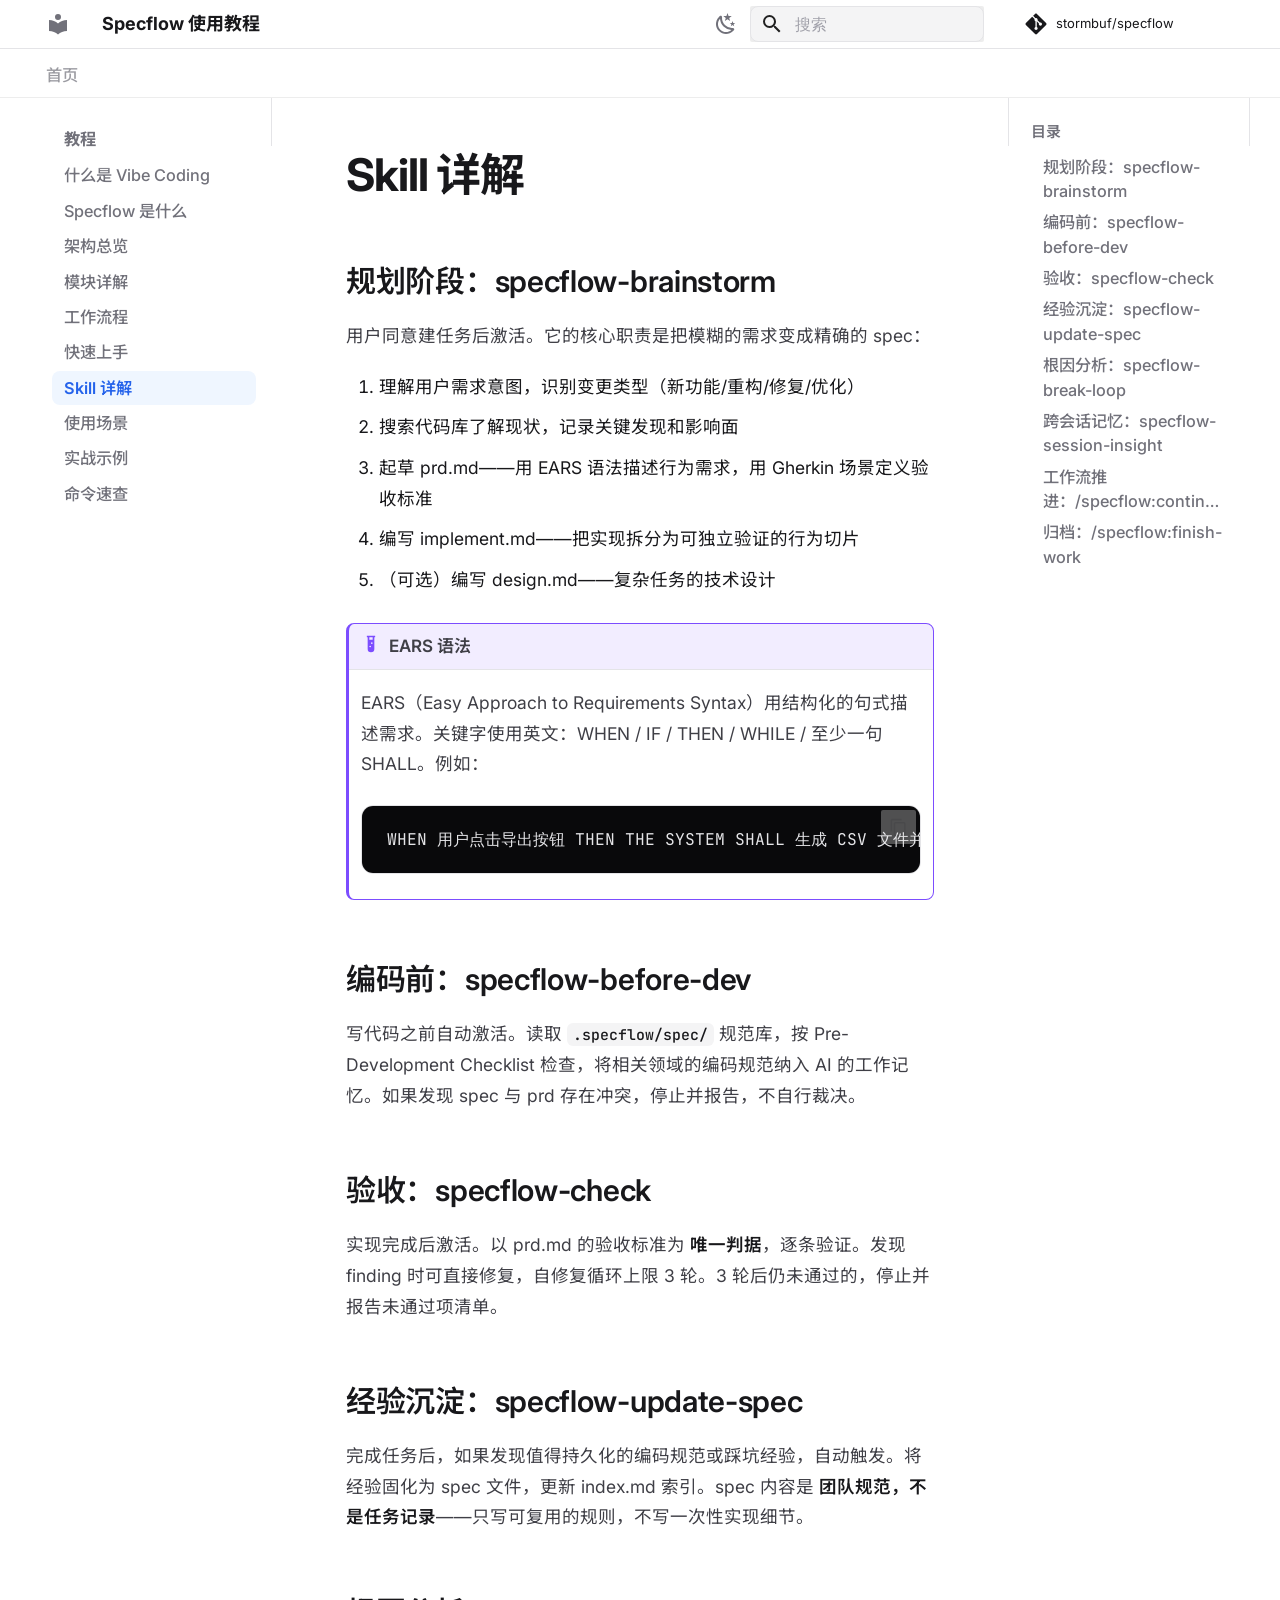
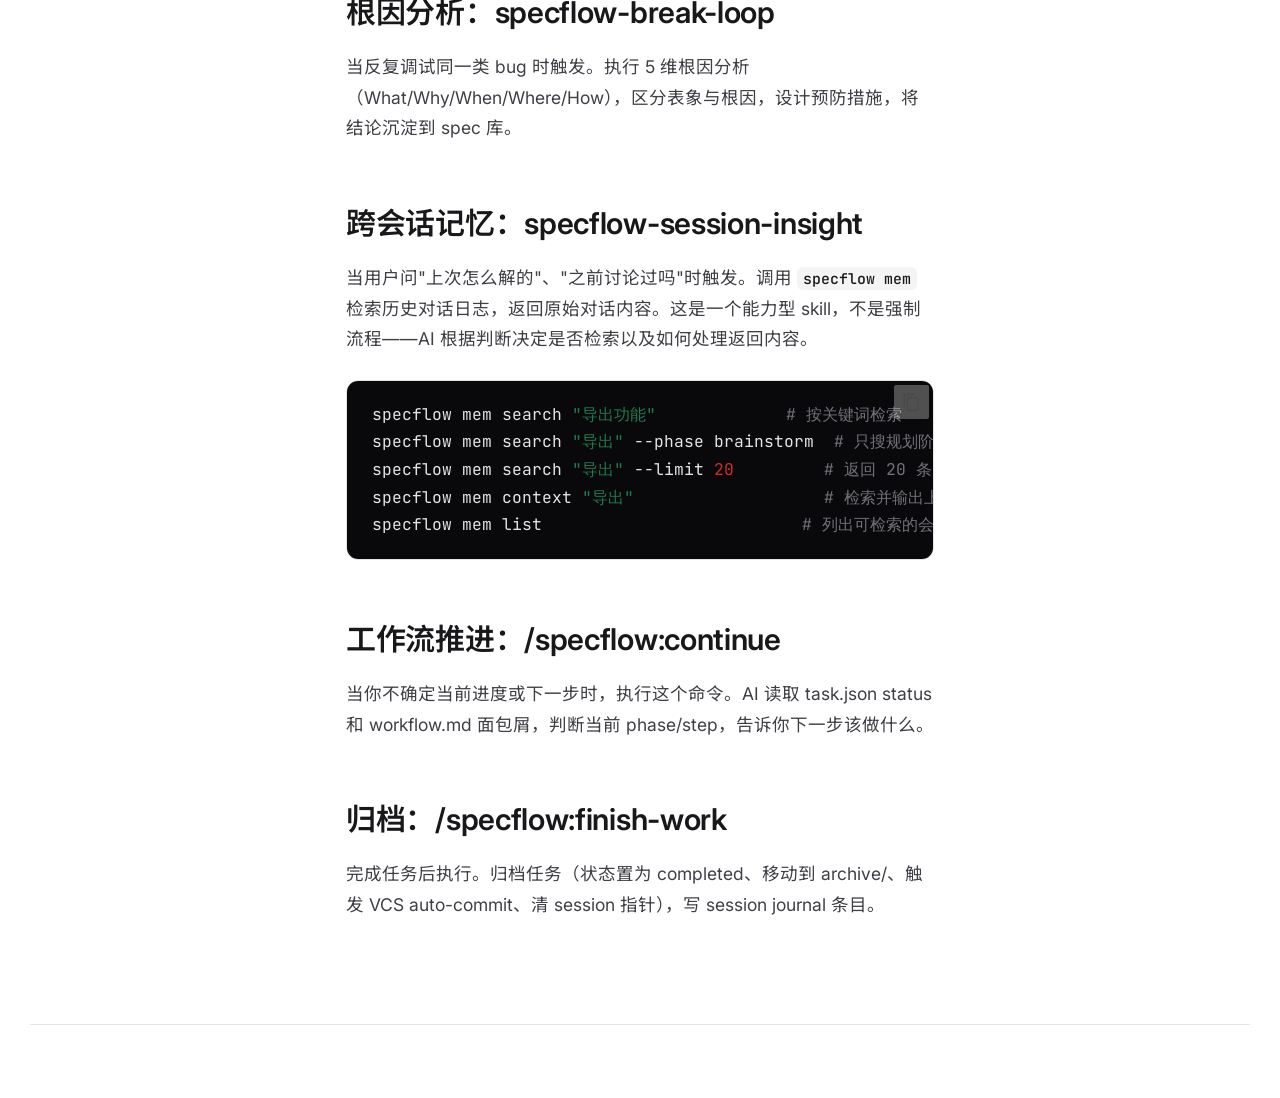
<file: tutorial/07-skills/index.html>
<!doctype html>
<html lang="zh" class="no-js">
  <head>
    
      <meta charset="utf-8">
      <meta name="viewport" content="width=device-width,initial-scale=1">
      
        <meta name="description" content="Spec 驱动的 AI 编码工作流管理工具">
      
      
      
        <link rel="canonical" href="https://stormbuf.github.io/specflow/tutorial/07-skills/">
      
      
        <link rel="prev" href="../06-quick-start/">
      
      
        <link rel="next" href="../08-use-cases/">
      
      
        
      
      
      <link rel="icon" href="../../assets/images/favicon.png">
      <meta name="generator" content="mkdocs-1.6.1, mkdocs-material-9.7.6">
    
    
      
        <title>Skill 详解 - Specflow 使用教程</title>
      
    
    
      <link rel="stylesheet" href="../../assets/stylesheets/main.484c7ddc.min.css">
      
        
        <link rel="stylesheet" href="../../assets/stylesheets/palette.ab4e12ef.min.css">
      
      


    
    
      
    
    
      
        
        
        <link rel="preconnect" href="https://fonts.gstatic.com" crossorigin>
        <link rel="stylesheet" href="https://fonts.googleapis.com/css?family=Inter:300,300i,400,400i,700,700i%7CJetBrains+Mono:400,400i,700,700i&display=fallback">
        <style>:root{--md-text-font:"Inter";--md-code-font:"JetBrains Mono"}</style>
      
    
    
      <link rel="stylesheet" href="../../stylesheets/extra.css">
    
    <script>__md_scope=new URL("../..",location),__md_hash=e=>[...e].reduce(((e,_)=>(e<<5)-e+_.charCodeAt(0)),0),__md_get=(e,_=localStorage,t=__md_scope)=>JSON.parse(_.getItem(t.pathname+"."+e)),__md_set=(e,_,t=localStorage,a=__md_scope)=>{try{t.setItem(a.pathname+"."+e,JSON.stringify(_))}catch(e){}}</script>
    
      

    
    
  </head>
  
  
    
    
      
    
    
    
    
    <body dir="ltr" data-md-color-scheme="default" data-md-color-primary="white" data-md-color-accent="blue">
  
    
    <input class="md-toggle" data-md-toggle="drawer" type="checkbox" id="__drawer" autocomplete="off">
    <input class="md-toggle" data-md-toggle="search" type="checkbox" id="__search" autocomplete="off">
    <label class="md-overlay" for="__drawer"></label>
    <div data-md-component="skip">
      
        
        <a href="#skill" class="md-skip">
          跳转至
        </a>
      
    </div>
    <div data-md-component="announce">
      
    </div>
    
    
      

<header class="md-header" data-md-component="header">
  <nav class="md-header__inner md-grid" aria-label="页眉">
    <a href="../.." title="Specflow 使用教程" class="md-header__button md-logo" aria-label="Specflow 使用教程" data-md-component="logo">
      
  
  <svg xmlns="http://www.w3.org/2000/svg" viewBox="0 0 24 24"><path d="M12 8a3 3 0 0 0 3-3 3 3 0 0 0-3-3 3 3 0 0 0-3 3 3 3 0 0 0 3 3m0 3.54C9.64 9.35 6.5 8 3 8v11c3.5 0 6.64 1.35 9 3.54 2.36-2.19 5.5-3.54 9-3.54V8c-3.5 0-6.64 1.35-9 3.54"/></svg>

    </a>
    <label class="md-header__button md-icon" for="__drawer">
      
      <svg xmlns="http://www.w3.org/2000/svg" viewBox="0 0 24 24"><path d="M3 6h18v2H3zm0 5h18v2H3zm0 5h18v2H3z"/></svg>
    </label>
    <div class="md-header__title" data-md-component="header-title">
      <div class="md-header__ellipsis">
        <div class="md-header__topic">
          <span class="md-ellipsis">
            Specflow 使用教程
          </span>
        </div>
        <div class="md-header__topic" data-md-component="header-topic">
          <span class="md-ellipsis">
            
              Skill 详解
            
          </span>
        </div>
      </div>
    </div>
    
      
        <form class="md-header__option" data-md-component="palette">
  
    
    
    
    <input class="md-option" data-md-color-media="(prefers-color-scheme: light)" data-md-color-scheme="default" data-md-color-primary="white" data-md-color-accent="blue"  aria-label="切换暗色模式"  type="radio" name="__palette" id="__palette_0">
    
      <label class="md-header__button md-icon" title="切换暗色模式" for="__palette_1" hidden>
        <svg xmlns="http://www.w3.org/2000/svg" viewBox="0 0 24 24"><path d="m17.75 4.09-2.53 1.94.91 3.06-2.63-1.81-2.63 1.81.91-3.06-2.53-1.94L12.44 4l1.06-3 1.06 3zm3.5 6.91-1.64 1.25.59 1.98-1.7-1.17-1.7 1.17.59-1.98L15.75 11l2.06-.05L18.5 9l.69 1.95zm-2.28 4.95c.83-.08 1.72 1.1 1.19 1.85-.32.45-.66.87-1.08 1.27C15.17 23 8.84 23 4.94 19.07c-3.91-3.9-3.91-10.24 0-14.14.4-.4.82-.76 1.27-1.08.75-.53 1.93.36 1.85 1.19-.27 2.86.69 5.83 2.89 8.02a9.96 9.96 0 0 0 8.02 2.89m-1.64 2.02a12.08 12.08 0 0 1-7.8-3.47c-2.17-2.19-3.33-5-3.49-7.82-2.81 3.14-2.7 7.96.31 10.98 3.02 3.01 7.84 3.12 10.98.31"/></svg>
      </label>
    
  
    
    
    
    <input class="md-option" data-md-color-media="(prefers-color-scheme: dark)" data-md-color-scheme="slate" data-md-color-primary="black" data-md-color-accent="blue"  aria-label="切换亮色模式"  type="radio" name="__palette" id="__palette_1">
    
      <label class="md-header__button md-icon" title="切换亮色模式" for="__palette_0" hidden>
        <svg xmlns="http://www.w3.org/2000/svg" viewBox="0 0 24 24"><path d="M12 7a5 5 0 0 1 5 5 5 5 0 0 1-5 5 5 5 0 0 1-5-5 5 5 0 0 1 5-5m0 2a3 3 0 0 0-3 3 3 3 0 0 0 3 3 3 3 0 0 0 3-3 3 3 0 0 0-3-3m0-7 2.39 3.42C13.65 5.15 12.84 5 12 5s-1.65.15-2.39.42zM3.34 7l4.16-.35A7.2 7.2 0 0 0 5.94 8.5c-.44.74-.69 1.5-.83 2.29zm.02 10 1.76-3.77a7.131 7.131 0 0 0 2.38 4.14zM20.65 7l-1.77 3.79a7.02 7.02 0 0 0-2.38-4.15zm-.01 10-4.14.36c.59-.51 1.12-1.14 1.54-1.86.42-.73.69-1.5.83-2.29zM12 22l-2.41-3.44c.74.27 1.55.44 2.41.44.82 0 1.63-.17 2.37-.44z"/></svg>
      </label>
    
  
</form>
      
    
    
      <script>var palette=__md_get("__palette");if(palette&&palette.color){if("(prefers-color-scheme)"===palette.color.media){var media=matchMedia("(prefers-color-scheme: light)"),input=document.querySelector(media.matches?"[data-md-color-media='(prefers-color-scheme: light)']":"[data-md-color-media='(prefers-color-scheme: dark)']");palette.color.media=input.getAttribute("data-md-color-media"),palette.color.scheme=input.getAttribute("data-md-color-scheme"),palette.color.primary=input.getAttribute("data-md-color-primary"),palette.color.accent=input.getAttribute("data-md-color-accent")}for(var[key,value]of Object.entries(palette.color))document.body.setAttribute("data-md-color-"+key,value)}</script>
    
    
    
      
      
        <label class="md-header__button md-icon" for="__search">
          
          <svg xmlns="http://www.w3.org/2000/svg" viewBox="0 0 24 24"><path d="M9.5 3A6.5 6.5 0 0 1 16 9.5c0 1.61-.59 3.09-1.56 4.23l.27.27h.79l5 5-1.5 1.5-5-5v-.79l-.27-.27A6.52 6.52 0 0 1 9.5 16 6.5 6.5 0 0 1 3 9.5 6.5 6.5 0 0 1 9.5 3m0 2C7 5 5 7 5 9.5S7 14 9.5 14 14 12 14 9.5 12 5 9.5 5"/></svg>
        </label>
        <div class="md-search" data-md-component="search" role="dialog">
  <label class="md-search__overlay" for="__search"></label>
  <div class="md-search__inner" role="search">
    <form class="md-search__form" name="search">
      <input type="text" class="md-search__input" name="query" aria-label="搜索" placeholder="搜索" autocapitalize="off" autocorrect="off" autocomplete="off" spellcheck="false" data-md-component="search-query" required>
      <label class="md-search__icon md-icon" for="__search">
        
        <svg xmlns="http://www.w3.org/2000/svg" viewBox="0 0 24 24"><path d="M9.5 3A6.5 6.5 0 0 1 16 9.5c0 1.61-.59 3.09-1.56 4.23l.27.27h.79l5 5-1.5 1.5-5-5v-.79l-.27-.27A6.52 6.52 0 0 1 9.5 16 6.5 6.5 0 0 1 3 9.5 6.5 6.5 0 0 1 9.5 3m0 2C7 5 5 7 5 9.5S7 14 9.5 14 14 12 14 9.5 12 5 9.5 5"/></svg>
        
        <svg xmlns="http://www.w3.org/2000/svg" viewBox="0 0 24 24"><path d="M20 11v2H8l5.5 5.5-1.42 1.42L4.16 12l7.92-7.92L13.5 5.5 8 11z"/></svg>
      </label>
      <nav class="md-search__options" aria-label="查找">
        
        <button type="reset" class="md-search__icon md-icon" title="清空当前内容" aria-label="清空当前内容" tabindex="-1">
          
          <svg xmlns="http://www.w3.org/2000/svg" viewBox="0 0 24 24"><path d="M19 6.41 17.59 5 12 10.59 6.41 5 5 6.41 10.59 12 5 17.59 6.41 19 12 13.41 17.59 19 19 17.59 13.41 12z"/></svg>
        </button>
      </nav>
      
        <div class="md-search__suggest" data-md-component="search-suggest"></div>
      
    </form>
    <div class="md-search__output">
      <div class="md-search__scrollwrap" tabindex="0" data-md-scrollfix>
        <div class="md-search-result" data-md-component="search-result">
          <div class="md-search-result__meta">
            正在初始化搜索引擎
          </div>
          <ol class="md-search-result__list" role="presentation"></ol>
        </div>
      </div>
    </div>
  </div>
</div>
      
    
    
      <div class="md-header__source">
        <a href="https://github.com/stormbuf/specflow" title="前往仓库" class="md-source" data-md-component="source">
  <div class="md-source__icon md-icon">
    
    <svg xmlns="http://www.w3.org/2000/svg" viewBox="0 0 448 512"><!--! Font Awesome Free 7.1.0 by @fontawesome - https://fontawesome.com License - https://fontawesome.com/license/free (Icons: CC BY 4.0, Fonts: SIL OFL 1.1, Code: MIT License) Copyright 2025 Fonticons, Inc.--><path d="M439.6 236.1 244 40.5c-5.4-5.5-12.8-8.5-20.4-8.5s-15 3-20.4 8.4L162.5 81l51.5 51.5c27.1-9.1 52.7 16.8 43.4 43.7l49.7 49.7c34.2-11.8 61.2 31 35.5 56.7-26.5 26.5-70.2-2.9-56-37.3L240.3 199v121.9c25.3 12.5 22.3 41.8 9.1 55-6.4 6.4-15.2 10.1-24.3 10.1s-17.8-3.6-24.3-10.1c-17.6-17.6-11.1-46.9 11.2-56v-123c-20.8-8.5-24.6-30.7-18.6-45L142.6 101 8.5 235.1C3 240.6 0 247.9 0 255.5s3 15 8.5 20.4l195.6 195.7c5.4 5.4 12.7 8.4 20.4 8.4s15-3 20.4-8.4l194.7-194.7c5.4-5.4 8.4-12.8 8.4-20.4s-3-15-8.4-20.4"/></svg>
  </div>
  <div class="md-source__repository">
    stormbuf/specflow
  </div>
</a>
      </div>
    
  </nav>
  
</header>
    
    <div class="md-container" data-md-component="container">
      
      
        
          
            
<nav class="md-tabs" aria-label="标签" data-md-component="tabs">
  <div class="md-grid">
    <ul class="md-tabs__list">
      
        
  
  
  
  
    <li class="md-tabs__item">
      <a href="../.." class="md-tabs__link">
        
  
  
    
  
  首页

      </a>
    </li>
  

      
        
  
  
  
    
  
  
    
    
      <li class="md-tabs__item md-tabs__item--active">
        <a href="../01-what-is-vibe-coding/" class="md-tabs__link">
          
  
  
  教程

        </a>
      </li>
    
  

      
    </ul>
  </div>
</nav>
          
        
      
      <main class="md-main" data-md-component="main">
        <div class="md-main__inner md-grid">
          
            
              
              <div class="md-sidebar md-sidebar--primary" data-md-component="sidebar" data-md-type="navigation" >
                <div class="md-sidebar__scrollwrap">
                  <div class="md-sidebar__inner">
                    


  


<nav class="md-nav md-nav--primary md-nav--lifted" aria-label="导航栏" data-md-level="0">
  <label class="md-nav__title" for="__drawer">
    <a href="../.." title="Specflow 使用教程" class="md-nav__button md-logo" aria-label="Specflow 使用教程" data-md-component="logo">
      
  
  <svg xmlns="http://www.w3.org/2000/svg" viewBox="0 0 24 24"><path d="M12 8a3 3 0 0 0 3-3 3 3 0 0 0-3-3 3 3 0 0 0-3 3 3 3 0 0 0 3 3m0 3.54C9.64 9.35 6.5 8 3 8v11c3.5 0 6.64 1.35 9 3.54 2.36-2.19 5.5-3.54 9-3.54V8c-3.5 0-6.64 1.35-9 3.54"/></svg>

    </a>
    Specflow 使用教程
  </label>
  
    <div class="md-nav__source">
      <a href="https://github.com/stormbuf/specflow" title="前往仓库" class="md-source" data-md-component="source">
  <div class="md-source__icon md-icon">
    
    <svg xmlns="http://www.w3.org/2000/svg" viewBox="0 0 448 512"><!--! Font Awesome Free 7.1.0 by @fontawesome - https://fontawesome.com License - https://fontawesome.com/license/free (Icons: CC BY 4.0, Fonts: SIL OFL 1.1, Code: MIT License) Copyright 2025 Fonticons, Inc.--><path d="M439.6 236.1 244 40.5c-5.4-5.5-12.8-8.5-20.4-8.5s-15 3-20.4 8.4L162.5 81l51.5 51.5c27.1-9.1 52.7 16.8 43.4 43.7l49.7 49.7c34.2-11.8 61.2 31 35.5 56.7-26.5 26.5-70.2-2.9-56-37.3L240.3 199v121.9c25.3 12.5 22.3 41.8 9.1 55-6.4 6.4-15.2 10.1-24.3 10.1s-17.8-3.6-24.3-10.1c-17.6-17.6-11.1-46.9 11.2-56v-123c-20.8-8.5-24.6-30.7-18.6-45L142.6 101 8.5 235.1C3 240.6 0 247.9 0 255.5s3 15 8.5 20.4l195.6 195.7c5.4 5.4 12.7 8.4 20.4 8.4s15-3 20.4-8.4l194.7-194.7c5.4-5.4 8.4-12.8 8.4-20.4s-3-15-8.4-20.4"/></svg>
  </div>
  <div class="md-source__repository">
    stormbuf/specflow
  </div>
</a>
    </div>
  
  <ul class="md-nav__list" data-md-scrollfix>
    
      
      
  
  
  
  
    <li class="md-nav__item">
      <a href="../.." class="md-nav__link">
        
  
  
  <span class="md-ellipsis">
    
  
    首页
  

    
  </span>
  
  

      </a>
    </li>
  

    
      
      
  
  
    
  
  
  
    
    
    
    
      
        
        
      
      
        
      
    
    
    <li class="md-nav__item md-nav__item--active md-nav__item--section md-nav__item--nested">
      
        
        
        <input class="md-nav__toggle md-toggle " type="checkbox" id="__nav_2" checked>
        
          
          <label class="md-nav__link" for="__nav_2" id="__nav_2_label" tabindex="">
            
  
  
  <span class="md-ellipsis">
    
  
    教程
  

    
  </span>
  
  

            <span class="md-nav__icon md-icon"></span>
          </label>
        
        <nav class="md-nav" data-md-level="1" aria-labelledby="__nav_2_label" aria-expanded="true">
          <label class="md-nav__title" for="__nav_2">
            <span class="md-nav__icon md-icon"></span>
            
  
    教程
  

          </label>
          <ul class="md-nav__list" data-md-scrollfix>
            
              
                
  
  
  
  
    <li class="md-nav__item">
      <a href="../01-what-is-vibe-coding/" class="md-nav__link">
        
  
  
  <span class="md-ellipsis">
    
  
    什么是 Vibe Coding
  

    
  </span>
  
  

      </a>
    </li>
  

              
            
              
                
  
  
  
  
    <li class="md-nav__item">
      <a href="../02-what-is-specflow/" class="md-nav__link">
        
  
  
  <span class="md-ellipsis">
    
  
    Specflow 是什么
  

    
  </span>
  
  

      </a>
    </li>
  

              
            
              
                
  
  
  
  
    <li class="md-nav__item">
      <a href="../03-architecture/" class="md-nav__link">
        
  
  
  <span class="md-ellipsis">
    
  
    架构总览
  

    
  </span>
  
  

      </a>
    </li>
  

              
            
              
                
  
  
  
  
    <li class="md-nav__item">
      <a href="../04-modules/" class="md-nav__link">
        
  
  
  <span class="md-ellipsis">
    
  
    模块详解
  

    
  </span>
  
  

      </a>
    </li>
  

              
            
              
                
  
  
  
  
    <li class="md-nav__item">
      <a href="../05-workflow/" class="md-nav__link">
        
  
  
  <span class="md-ellipsis">
    
  
    工作流程
  

    
  </span>
  
  

      </a>
    </li>
  

              
            
              
                
  
  
  
  
    <li class="md-nav__item">
      <a href="../06-quick-start/" class="md-nav__link">
        
  
  
  <span class="md-ellipsis">
    
  
    快速上手
  

    
  </span>
  
  

      </a>
    </li>
  

              
            
              
                
  
  
    
  
  
  
    <li class="md-nav__item md-nav__item--active">
      
      <input class="md-nav__toggle md-toggle" type="checkbox" id="__toc">
      
      
        
      
      
        <label class="md-nav__link md-nav__link--active" for="__toc">
          
  
  
  <span class="md-ellipsis">
    
  
    Skill 详解
  

    
  </span>
  
  

          <span class="md-nav__icon md-icon"></span>
        </label>
      
      <a href="./" class="md-nav__link md-nav__link--active">
        
  
  
  <span class="md-ellipsis">
    
  
    Skill 详解
  

    
  </span>
  
  

      </a>
      
        

<nav class="md-nav md-nav--secondary" aria-label="目录">
  
  
  
    
  
  
    <label class="md-nav__title" for="__toc">
      <span class="md-nav__icon md-icon"></span>
      目录
    </label>
    <ul class="md-nav__list" data-md-component="toc" data-md-scrollfix>
      
        <li class="md-nav__item">
  <a href="#specflow-brainstorm" class="md-nav__link">
    <span class="md-ellipsis">
      
        规划阶段：specflow-brainstorm
      
    </span>
  </a>
  
</li>
      
        <li class="md-nav__item">
  <a href="#specflow-before-dev" class="md-nav__link">
    <span class="md-ellipsis">
      
        编码前：specflow-before-dev
      
    </span>
  </a>
  
</li>
      
        <li class="md-nav__item">
  <a href="#specflow-check" class="md-nav__link">
    <span class="md-ellipsis">
      
        验收：specflow-check
      
    </span>
  </a>
  
</li>
      
        <li class="md-nav__item">
  <a href="#specflow-update-spec" class="md-nav__link">
    <span class="md-ellipsis">
      
        经验沉淀：specflow-update-spec
      
    </span>
  </a>
  
</li>
      
        <li class="md-nav__item">
  <a href="#specflow-break-loop" class="md-nav__link">
    <span class="md-ellipsis">
      
        根因分析：specflow-break-loop
      
    </span>
  </a>
  
</li>
      
        <li class="md-nav__item">
  <a href="#specflow-session-insight" class="md-nav__link">
    <span class="md-ellipsis">
      
        跨会话记忆：specflow-session-insight
      
    </span>
  </a>
  
</li>
      
        <li class="md-nav__item">
  <a href="#specflowcontinue" class="md-nav__link">
    <span class="md-ellipsis">
      
        工作流推进：/specflow:continue
      
    </span>
  </a>
  
</li>
      
        <li class="md-nav__item">
  <a href="#specflowfinish-work" class="md-nav__link">
    <span class="md-ellipsis">
      
        归档：/specflow:finish-work
      
    </span>
  </a>
  
</li>
      
    </ul>
  
</nav>
      
    </li>
  

              
            
              
                
  
  
  
  
    <li class="md-nav__item">
      <a href="../08-use-cases/" class="md-nav__link">
        
  
  
  <span class="md-ellipsis">
    
  
    使用场景
  

    
  </span>
  
  

      </a>
    </li>
  

              
            
              
                
  
  
  
  
    <li class="md-nav__item">
      <a href="../09-example/" class="md-nav__link">
        
  
  
  <span class="md-ellipsis">
    
  
    实战示例
  

    
  </span>
  
  

      </a>
    </li>
  

              
            
              
                
  
  
  
  
    <li class="md-nav__item">
      <a href="../10-reference/" class="md-nav__link">
        
  
  
  <span class="md-ellipsis">
    
  
    命令速查
  

    
  </span>
  
  

      </a>
    </li>
  

              
            
          </ul>
        </nav>
      
    </li>
  

    
  </ul>
</nav>
                  </div>
                </div>
              </div>
            
            
              
              <div class="md-sidebar md-sidebar--secondary" data-md-component="sidebar" data-md-type="toc" >
                <div class="md-sidebar__scrollwrap">
                  <div class="md-sidebar__inner">
                    

<nav class="md-nav md-nav--secondary" aria-label="目录">
  
  
  
    
  
  
    <label class="md-nav__title" for="__toc">
      <span class="md-nav__icon md-icon"></span>
      目录
    </label>
    <ul class="md-nav__list" data-md-component="toc" data-md-scrollfix>
      
        <li class="md-nav__item">
  <a href="#specflow-brainstorm" class="md-nav__link">
    <span class="md-ellipsis">
      
        规划阶段：specflow-brainstorm
      
    </span>
  </a>
  
</li>
      
        <li class="md-nav__item">
  <a href="#specflow-before-dev" class="md-nav__link">
    <span class="md-ellipsis">
      
        编码前：specflow-before-dev
      
    </span>
  </a>
  
</li>
      
        <li class="md-nav__item">
  <a href="#specflow-check" class="md-nav__link">
    <span class="md-ellipsis">
      
        验收：specflow-check
      
    </span>
  </a>
  
</li>
      
        <li class="md-nav__item">
  <a href="#specflow-update-spec" class="md-nav__link">
    <span class="md-ellipsis">
      
        经验沉淀：specflow-update-spec
      
    </span>
  </a>
  
</li>
      
        <li class="md-nav__item">
  <a href="#specflow-break-loop" class="md-nav__link">
    <span class="md-ellipsis">
      
        根因分析：specflow-break-loop
      
    </span>
  </a>
  
</li>
      
        <li class="md-nav__item">
  <a href="#specflow-session-insight" class="md-nav__link">
    <span class="md-ellipsis">
      
        跨会话记忆：specflow-session-insight
      
    </span>
  </a>
  
</li>
      
        <li class="md-nav__item">
  <a href="#specflowcontinue" class="md-nav__link">
    <span class="md-ellipsis">
      
        工作流推进：/specflow:continue
      
    </span>
  </a>
  
</li>
      
        <li class="md-nav__item">
  <a href="#specflowfinish-work" class="md-nav__link">
    <span class="md-ellipsis">
      
        归档：/specflow:finish-work
      
    </span>
  </a>
  
</li>
      
    </ul>
  
</nav>
                  </div>
                </div>
              </div>
            
          
          
            <div class="md-content" data-md-component="content">
              
              <article class="md-content__inner md-typeset">
                
                  


  
  


<h1 id="skill">Skill 详解<a class="headerlink" href="#skill" title="Permanent link">&para;</a></h1>
<h2 id="specflow-brainstorm">规划阶段：specflow-brainstorm<a class="headerlink" href="#specflow-brainstorm" title="Permanent link">&para;</a></h2>
<p>用户同意建任务后激活。它的核心职责是把模糊的需求变成精确的 spec：</p>
<ol>
<li>理解用户需求意图，识别变更类型（新功能/重构/修复/优化）</li>
<li>搜索代码库了解现状，记录关键发现和影响面</li>
<li>起草 prd.md——用 EARS 语法描述行为需求，用 Gherkin 场景定义验收标准</li>
<li>编写 implement.md——把实现拆分为可独立验证的行为切片</li>
<li>（可选）编写 design.md——复杂任务的技术设计</li>
</ol>
<div class="admonition example">
<p class="admonition-title">EARS 语法</p>
<p>EARS（Easy Approach to Requirements Syntax）用结构化的句式描述需求。关键字使用英文：WHEN / IF / THEN / WHILE / 至少一句 SHALL。例如：</p>
<div class="highlight"><pre><span></span><code><a id="__codelineno-0-1" name="__codelineno-0-1" href="#__codelineno-0-1"></a>WHEN 用户点击导出按钮 THEN THE SYSTEM SHALL 生成 CSV 文件并下载
</code></pre></div>
</div>
<h2 id="specflow-before-dev">编码前：specflow-before-dev<a class="headerlink" href="#specflow-before-dev" title="Permanent link">&para;</a></h2>
<p>写代码之前自动激活。读取 <code>.specflow/spec/</code> 规范库，按 Pre-Development Checklist 检查，将相关领域的编码规范纳入 AI 的工作记忆。如果发现 spec 与 prd 存在冲突，停止并报告，不自行裁决。</p>
<h2 id="specflow-check">验收：specflow-check<a class="headerlink" href="#specflow-check" title="Permanent link">&para;</a></h2>
<p>实现完成后激活。以 prd.md 的验收标准为 <strong>唯一判据</strong>，逐条验证。发现 finding 时可直接修复，自修复循环上限 3 轮。3 轮后仍未通过的，停止并报告未通过项清单。</p>
<h2 id="specflow-update-spec">经验沉淀：specflow-update-spec<a class="headerlink" href="#specflow-update-spec" title="Permanent link">&para;</a></h2>
<p>完成任务后，如果发现值得持久化的编码规范或踩坑经验，自动触发。将经验固化为 spec 文件，更新 index.md 索引。spec 内容是 <strong>团队规范，不是任务记录</strong>——只写可复用的规则，不写一次性实现细节。</p>
<h2 id="specflow-break-loop">根因分析：specflow-break-loop<a class="headerlink" href="#specflow-break-loop" title="Permanent link">&para;</a></h2>
<p>当反复调试同一类 bug 时触发。执行 5 维根因分析（What/Why/When/Where/How），区分表象与根因，设计预防措施，将结论沉淀到 spec 库。</p>
<h2 id="specflow-session-insight">跨会话记忆：specflow-session-insight<a class="headerlink" href="#specflow-session-insight" title="Permanent link">&para;</a></h2>
<p>当用户问"上次怎么解的"、"之前讨论过吗"时触发。调用 <code>specflow mem</code> 检索历史对话日志，返回原始对话内容。这是一个能力型 skill，不是强制流程——AI 根据判断决定是否检索以及如何处理返回内容。</p>
<div class="highlight"><pre><span></span><code><a id="__codelineno-1-1" name="__codelineno-1-1" href="#__codelineno-1-1"></a>specflow<span class="w"> </span>mem<span class="w"> </span>search<span class="w"> </span><span class="s2">&quot;导出功能&quot;</span><span class="w">             </span><span class="c1"># 按关键词检索</span>
<a id="__codelineno-1-2" name="__codelineno-1-2" href="#__codelineno-1-2"></a>specflow<span class="w"> </span>mem<span class="w"> </span>search<span class="w"> </span><span class="s2">&quot;导出&quot;</span><span class="w"> </span>--phase<span class="w"> </span>brainstorm<span class="w">  </span><span class="c1"># 只搜规划阶段</span>
<a id="__codelineno-1-3" name="__codelineno-1-3" href="#__codelineno-1-3"></a>specflow<span class="w"> </span>mem<span class="w"> </span>search<span class="w"> </span><span class="s2">&quot;导出&quot;</span><span class="w"> </span>--limit<span class="w"> </span><span class="m">20</span><span class="w">         </span><span class="c1"># 返回 20 条</span>
<a id="__codelineno-1-4" name="__codelineno-1-4" href="#__codelineno-1-4"></a>specflow<span class="w"> </span>mem<span class="w"> </span>context<span class="w"> </span><span class="s2">&quot;导出&quot;</span><span class="w">                   </span><span class="c1"># 检索并输出上下文片段</span>
<a id="__codelineno-1-5" name="__codelineno-1-5" href="#__codelineno-1-5"></a>specflow<span class="w"> </span>mem<span class="w"> </span>list<span class="w">                          </span><span class="c1"># 列出可检索的会话</span>
</code></pre></div>
<h2 id="specflowcontinue">工作流推进：/specflow:continue<a class="headerlink" href="#specflowcontinue" title="Permanent link">&para;</a></h2>
<p>当你不确定当前进度或下一步时，执行这个命令。AI 读取 task.json status 和 workflow.md 面包屑，判断当前 phase/step，告诉你下一步该做什么。</p>
<h2 id="specflowfinish-work">归档：/specflow:finish-work<a class="headerlink" href="#specflowfinish-work" title="Permanent link">&para;</a></h2>
<p>完成任务后执行。归档任务（状态置为 completed、移动到 archive/、触发 VCS auto-commit、清 session 指针），写 session journal 条目。</p>












                
              </article>
            </div>
          
          
<script>var target=document.getElementById(location.hash.slice(1));target&&target.name&&(target.checked=target.name.startsWith("__tabbed_"))</script>
        </div>
        
          <button type="button" class="md-top md-icon" data-md-component="top" hidden>
  
  <svg xmlns="http://www.w3.org/2000/svg" viewBox="0 0 24 24"><path d="M13 20h-2V8l-5.5 5.5-1.42-1.42L12 4.16l7.92 7.92-1.42 1.42L13 8z"/></svg>
  回到页面顶部
</button>
        
      </main>
      
        <footer class="md-footer">
  
  <div class="md-footer-meta md-typeset">
    <div class="md-footer-meta__inner md-grid">
      <div class="md-copyright">
  
  
    Made with
    <a href="https://squidfunk.github.io/mkdocs-material/" target="_blank" rel="noopener">
      Material for MkDocs
    </a>
  
</div>
      
    </div>
  </div>
</footer>
      
    </div>
    <div class="md-dialog" data-md-component="dialog">
      <div class="md-dialog__inner md-typeset"></div>
    </div>
    
    
    
      
      
      <script id="__config" type="application/json">{"annotate": null, "base": "../..", "features": ["navigation.tabs", "navigation.sections", "navigation.top", "search.suggest", "search.highlight", "content.code.copy", "content.code.annotate"], "search": "../../assets/javascripts/workers/search.2c215733.min.js", "tags": null, "translations": {"clipboard.copied": "\u5df2\u590d\u5236", "clipboard.copy": "\u590d\u5236", "search.result.more.one": "\u5728\u8be5\u9875\u4e0a\u8fd8\u6709 1 \u4e2a\u7b26\u5408\u6761\u4ef6\u7684\u7ed3\u679c", "search.result.more.other": "\u5728\u8be5\u9875\u4e0a\u8fd8\u6709 # \u4e2a\u7b26\u5408\u6761\u4ef6\u7684\u7ed3\u679c", "search.result.none": "\u6ca1\u6709\u627e\u5230\u7b26\u5408\u6761\u4ef6\u7684\u7ed3\u679c", "search.result.one": "\u627e\u5230 1 \u4e2a\u7b26\u5408\u6761\u4ef6\u7684\u7ed3\u679c", "search.result.other": "# \u4e2a\u7b26\u5408\u6761\u4ef6\u7684\u7ed3\u679c", "search.result.placeholder": "\u952e\u5165\u4ee5\u5f00\u59cb\u641c\u7d22", "search.result.term.missing": "\u7f3a\u5c11", "select.version": "\u9009\u62e9\u5f53\u524d\u7248\u672c"}, "version": null}</script>
    
    
      <script src="../../assets/javascripts/bundle.79ae519e.min.js"></script>
      
    
  </body>
</html>
</file>
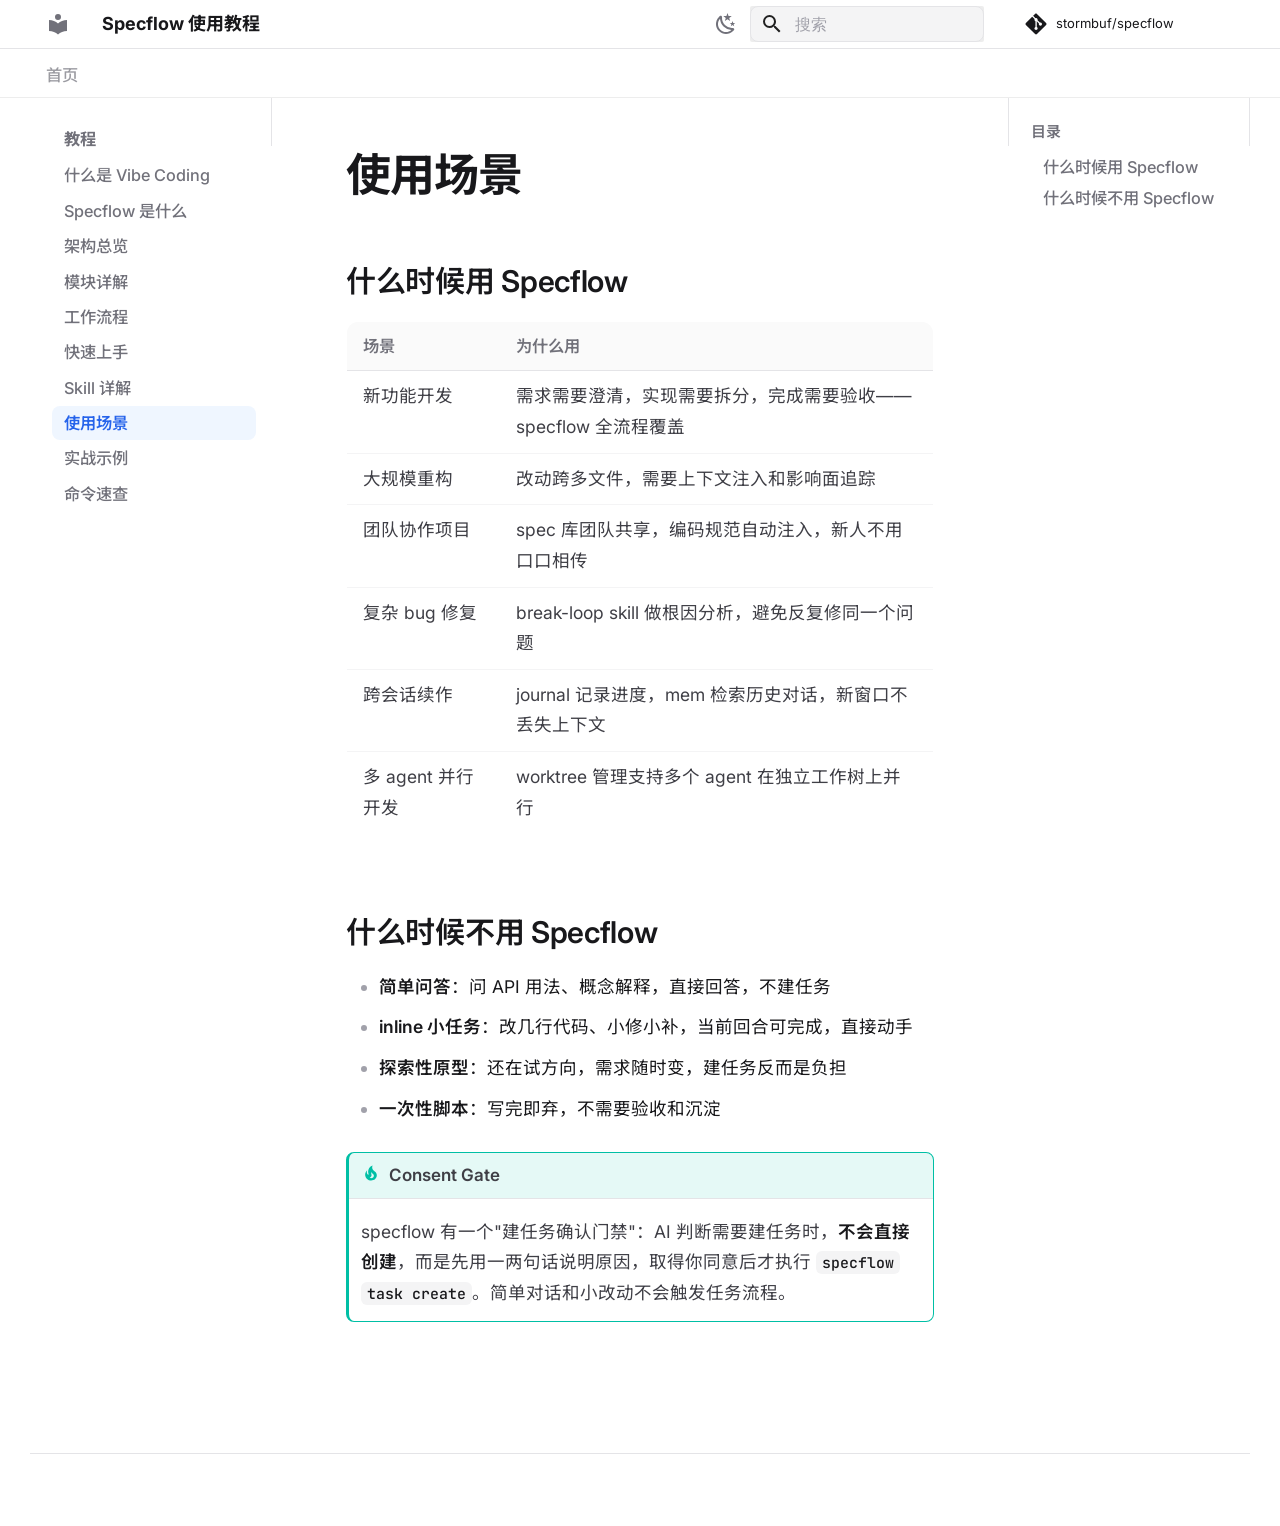
<file: tutorial/08-use-cases/index.html>
<!doctype html>
<html lang="zh" class="no-js">
  <head>
    
      <meta charset="utf-8">
      <meta name="viewport" content="width=device-width,initial-scale=1">
      
        <meta name="description" content="Spec 驱动的 AI 编码工作流管理工具">
      
      
      
        <link rel="canonical" href="https://stormbuf.github.io/specflow/tutorial/08-use-cases/">
      
      
        <link rel="prev" href="../07-skills/">
      
      
        <link rel="next" href="../09-example/">
      
      
        
      
      
      <link rel="icon" href="../../assets/images/favicon.png">
      <meta name="generator" content="mkdocs-1.6.1, mkdocs-material-9.7.6">
    
    
      
        <title>使用场景 - Specflow 使用教程</title>
      
    
    
      <link rel="stylesheet" href="../../assets/stylesheets/main.484c7ddc.min.css">
      
        
        <link rel="stylesheet" href="../../assets/stylesheets/palette.ab4e12ef.min.css">
      
      


    
    
      
    
    
      
        
        
        <link rel="preconnect" href="https://fonts.gstatic.com" crossorigin>
        <link rel="stylesheet" href="https://fonts.googleapis.com/css?family=Inter:300,300i,400,400i,700,700i%7CJetBrains+Mono:400,400i,700,700i&display=fallback">
        <style>:root{--md-text-font:"Inter";--md-code-font:"JetBrains Mono"}</style>
      
    
    
      <link rel="stylesheet" href="../../stylesheets/extra.css">
    
    <script>__md_scope=new URL("../..",location),__md_hash=e=>[...e].reduce(((e,_)=>(e<<5)-e+_.charCodeAt(0)),0),__md_get=(e,_=localStorage,t=__md_scope)=>JSON.parse(_.getItem(t.pathname+"."+e)),__md_set=(e,_,t=localStorage,a=__md_scope)=>{try{t.setItem(a.pathname+"."+e,JSON.stringify(_))}catch(e){}}</script>
    
      

    
    
  </head>
  
  
    
    
      
    
    
    
    
    <body dir="ltr" data-md-color-scheme="default" data-md-color-primary="white" data-md-color-accent="blue">
  
    
    <input class="md-toggle" data-md-toggle="drawer" type="checkbox" id="__drawer" autocomplete="off">
    <input class="md-toggle" data-md-toggle="search" type="checkbox" id="__search" autocomplete="off">
    <label class="md-overlay" for="__drawer"></label>
    <div data-md-component="skip">
      
        
        <a href="#_1" class="md-skip">
          跳转至
        </a>
      
    </div>
    <div data-md-component="announce">
      
    </div>
    
    
      

<header class="md-header" data-md-component="header">
  <nav class="md-header__inner md-grid" aria-label="页眉">
    <a href="../.." title="Specflow 使用教程" class="md-header__button md-logo" aria-label="Specflow 使用教程" data-md-component="logo">
      
  
  <svg xmlns="http://www.w3.org/2000/svg" viewBox="0 0 24 24"><path d="M12 8a3 3 0 0 0 3-3 3 3 0 0 0-3-3 3 3 0 0 0-3 3 3 3 0 0 0 3 3m0 3.54C9.64 9.35 6.5 8 3 8v11c3.5 0 6.64 1.35 9 3.54 2.36-2.19 5.5-3.54 9-3.54V8c-3.5 0-6.64 1.35-9 3.54"/></svg>

    </a>
    <label class="md-header__button md-icon" for="__drawer">
      
      <svg xmlns="http://www.w3.org/2000/svg" viewBox="0 0 24 24"><path d="M3 6h18v2H3zm0 5h18v2H3zm0 5h18v2H3z"/></svg>
    </label>
    <div class="md-header__title" data-md-component="header-title">
      <div class="md-header__ellipsis">
        <div class="md-header__topic">
          <span class="md-ellipsis">
            Specflow 使用教程
          </span>
        </div>
        <div class="md-header__topic" data-md-component="header-topic">
          <span class="md-ellipsis">
            
              使用场景
            
          </span>
        </div>
      </div>
    </div>
    
      
        <form class="md-header__option" data-md-component="palette">
  
    
    
    
    <input class="md-option" data-md-color-media="(prefers-color-scheme: light)" data-md-color-scheme="default" data-md-color-primary="white" data-md-color-accent="blue"  aria-label="切换暗色模式"  type="radio" name="__palette" id="__palette_0">
    
      <label class="md-header__button md-icon" title="切换暗色模式" for="__palette_1" hidden>
        <svg xmlns="http://www.w3.org/2000/svg" viewBox="0 0 24 24"><path d="m17.75 4.09-2.53 1.94.91 3.06-2.63-1.81-2.63 1.81.91-3.06-2.53-1.94L12.44 4l1.06-3 1.06 3zm3.5 6.91-1.64 1.25.59 1.98-1.7-1.17-1.7 1.17.59-1.98L15.75 11l2.06-.05L18.5 9l.69 1.95zm-2.28 4.95c.83-.08 1.72 1.1 1.19 1.85-.32.45-.66.87-1.08 1.27C15.17 23 8.84 23 4.94 19.07c-3.91-3.9-3.91-10.24 0-14.14.4-.4.82-.76 1.27-1.08.75-.53 1.93.36 1.85 1.19-.27 2.86.69 5.83 2.89 8.02a9.96 9.96 0 0 0 8.02 2.89m-1.64 2.02a12.08 12.08 0 0 1-7.8-3.47c-2.17-2.19-3.33-5-3.49-7.82-2.81 3.14-2.7 7.96.31 10.98 3.02 3.01 7.84 3.12 10.98.31"/></svg>
      </label>
    
  
    
    
    
    <input class="md-option" data-md-color-media="(prefers-color-scheme: dark)" data-md-color-scheme="slate" data-md-color-primary="black" data-md-color-accent="blue"  aria-label="切换亮色模式"  type="radio" name="__palette" id="__palette_1">
    
      <label class="md-header__button md-icon" title="切换亮色模式" for="__palette_0" hidden>
        <svg xmlns="http://www.w3.org/2000/svg" viewBox="0 0 24 24"><path d="M12 7a5 5 0 0 1 5 5 5 5 0 0 1-5 5 5 5 0 0 1-5-5 5 5 0 0 1 5-5m0 2a3 3 0 0 0-3 3 3 3 0 0 0 3 3 3 3 0 0 0 3-3 3 3 0 0 0-3-3m0-7 2.39 3.42C13.65 5.15 12.84 5 12 5s-1.65.15-2.39.42zM3.34 7l4.16-.35A7.2 7.2 0 0 0 5.94 8.5c-.44.74-.69 1.5-.83 2.29zm.02 10 1.76-3.77a7.131 7.131 0 0 0 2.38 4.14zM20.65 7l-1.77 3.79a7.02 7.02 0 0 0-2.38-4.15zm-.01 10-4.14.36c.59-.51 1.12-1.14 1.54-1.86.42-.73.69-1.5.83-2.29zM12 22l-2.41-3.44c.74.27 1.55.44 2.41.44.82 0 1.63-.17 2.37-.44z"/></svg>
      </label>
    
  
</form>
      
    
    
      <script>var palette=__md_get("__palette");if(palette&&palette.color){if("(prefers-color-scheme)"===palette.color.media){var media=matchMedia("(prefers-color-scheme: light)"),input=document.querySelector(media.matches?"[data-md-color-media='(prefers-color-scheme: light)']":"[data-md-color-media='(prefers-color-scheme: dark)']");palette.color.media=input.getAttribute("data-md-color-media"),palette.color.scheme=input.getAttribute("data-md-color-scheme"),palette.color.primary=input.getAttribute("data-md-color-primary"),palette.color.accent=input.getAttribute("data-md-color-accent")}for(var[key,value]of Object.entries(palette.color))document.body.setAttribute("data-md-color-"+key,value)}</script>
    
    
    
      
      
        <label class="md-header__button md-icon" for="__search">
          
          <svg xmlns="http://www.w3.org/2000/svg" viewBox="0 0 24 24"><path d="M9.5 3A6.5 6.5 0 0 1 16 9.5c0 1.61-.59 3.09-1.56 4.23l.27.27h.79l5 5-1.5 1.5-5-5v-.79l-.27-.27A6.52 6.52 0 0 1 9.5 16 6.5 6.5 0 0 1 3 9.5 6.5 6.5 0 0 1 9.5 3m0 2C7 5 5 7 5 9.5S7 14 9.5 14 14 12 14 9.5 12 5 9.5 5"/></svg>
        </label>
        <div class="md-search" data-md-component="search" role="dialog">
  <label class="md-search__overlay" for="__search"></label>
  <div class="md-search__inner" role="search">
    <form class="md-search__form" name="search">
      <input type="text" class="md-search__input" name="query" aria-label="搜索" placeholder="搜索" autocapitalize="off" autocorrect="off" autocomplete="off" spellcheck="false" data-md-component="search-query" required>
      <label class="md-search__icon md-icon" for="__search">
        
        <svg xmlns="http://www.w3.org/2000/svg" viewBox="0 0 24 24"><path d="M9.5 3A6.5 6.5 0 0 1 16 9.5c0 1.61-.59 3.09-1.56 4.23l.27.27h.79l5 5-1.5 1.5-5-5v-.79l-.27-.27A6.52 6.52 0 0 1 9.5 16 6.5 6.5 0 0 1 3 9.5 6.5 6.5 0 0 1 9.5 3m0 2C7 5 5 7 5 9.5S7 14 9.5 14 14 12 14 9.5 12 5 9.5 5"/></svg>
        
        <svg xmlns="http://www.w3.org/2000/svg" viewBox="0 0 24 24"><path d="M20 11v2H8l5.5 5.5-1.42 1.42L4.16 12l7.92-7.92L13.5 5.5 8 11z"/></svg>
      </label>
      <nav class="md-search__options" aria-label="查找">
        
        <button type="reset" class="md-search__icon md-icon" title="清空当前内容" aria-label="清空当前内容" tabindex="-1">
          
          <svg xmlns="http://www.w3.org/2000/svg" viewBox="0 0 24 24"><path d="M19 6.41 17.59 5 12 10.59 6.41 5 5 6.41 10.59 12 5 17.59 6.41 19 12 13.41 17.59 19 19 17.59 13.41 12z"/></svg>
        </button>
      </nav>
      
        <div class="md-search__suggest" data-md-component="search-suggest"></div>
      
    </form>
    <div class="md-search__output">
      <div class="md-search__scrollwrap" tabindex="0" data-md-scrollfix>
        <div class="md-search-result" data-md-component="search-result">
          <div class="md-search-result__meta">
            正在初始化搜索引擎
          </div>
          <ol class="md-search-result__list" role="presentation"></ol>
        </div>
      </div>
    </div>
  </div>
</div>
      
    
    
      <div class="md-header__source">
        <a href="https://github.com/stormbuf/specflow" title="前往仓库" class="md-source" data-md-component="source">
  <div class="md-source__icon md-icon">
    
    <svg xmlns="http://www.w3.org/2000/svg" viewBox="0 0 448 512"><!--! Font Awesome Free 7.1.0 by @fontawesome - https://fontawesome.com License - https://fontawesome.com/license/free (Icons: CC BY 4.0, Fonts: SIL OFL 1.1, Code: MIT License) Copyright 2025 Fonticons, Inc.--><path d="M439.6 236.1 244 40.5c-5.4-5.5-12.8-8.5-20.4-8.5s-15 3-20.4 8.4L162.5 81l51.5 51.5c27.1-9.1 52.7 16.8 43.4 43.7l49.7 49.7c34.2-11.8 61.2 31 35.5 56.7-26.5 26.5-70.2-2.9-56-37.3L240.3 199v121.9c25.3 12.5 22.3 41.8 9.1 55-6.4 6.4-15.2 10.1-24.3 10.1s-17.8-3.6-24.3-10.1c-17.6-17.6-11.1-46.9 11.2-56v-123c-20.8-8.5-24.6-30.7-18.6-45L142.6 101 8.5 235.1C3 240.6 0 247.9 0 255.5s3 15 8.5 20.4l195.6 195.7c5.4 5.4 12.7 8.4 20.4 8.4s15-3 20.4-8.4l194.7-194.7c5.4-5.4 8.4-12.8 8.4-20.4s-3-15-8.4-20.4"/></svg>
  </div>
  <div class="md-source__repository">
    stormbuf/specflow
  </div>
</a>
      </div>
    
  </nav>
  
</header>
    
    <div class="md-container" data-md-component="container">
      
      
        
          
            
<nav class="md-tabs" aria-label="标签" data-md-component="tabs">
  <div class="md-grid">
    <ul class="md-tabs__list">
      
        
  
  
  
  
    <li class="md-tabs__item">
      <a href="../.." class="md-tabs__link">
        
  
  
    
  
  首页

      </a>
    </li>
  

      
        
  
  
  
    
  
  
    
    
      <li class="md-tabs__item md-tabs__item--active">
        <a href="../01-what-is-vibe-coding/" class="md-tabs__link">
          
  
  
  教程

        </a>
      </li>
    
  

      
    </ul>
  </div>
</nav>
          
        
      
      <main class="md-main" data-md-component="main">
        <div class="md-main__inner md-grid">
          
            
              
              <div class="md-sidebar md-sidebar--primary" data-md-component="sidebar" data-md-type="navigation" >
                <div class="md-sidebar__scrollwrap">
                  <div class="md-sidebar__inner">
                    


  


<nav class="md-nav md-nav--primary md-nav--lifted" aria-label="导航栏" data-md-level="0">
  <label class="md-nav__title" for="__drawer">
    <a href="../.." title="Specflow 使用教程" class="md-nav__button md-logo" aria-label="Specflow 使用教程" data-md-component="logo">
      
  
  <svg xmlns="http://www.w3.org/2000/svg" viewBox="0 0 24 24"><path d="M12 8a3 3 0 0 0 3-3 3 3 0 0 0-3-3 3 3 0 0 0-3 3 3 3 0 0 0 3 3m0 3.54C9.64 9.35 6.5 8 3 8v11c3.5 0 6.64 1.35 9 3.54 2.36-2.19 5.5-3.54 9-3.54V8c-3.5 0-6.64 1.35-9 3.54"/></svg>

    </a>
    Specflow 使用教程
  </label>
  
    <div class="md-nav__source">
      <a href="https://github.com/stormbuf/specflow" title="前往仓库" class="md-source" data-md-component="source">
  <div class="md-source__icon md-icon">
    
    <svg xmlns="http://www.w3.org/2000/svg" viewBox="0 0 448 512"><!--! Font Awesome Free 7.1.0 by @fontawesome - https://fontawesome.com License - https://fontawesome.com/license/free (Icons: CC BY 4.0, Fonts: SIL OFL 1.1, Code: MIT License) Copyright 2025 Fonticons, Inc.--><path d="M439.6 236.1 244 40.5c-5.4-5.5-12.8-8.5-20.4-8.5s-15 3-20.4 8.4L162.5 81l51.5 51.5c27.1-9.1 52.7 16.8 43.4 43.7l49.7 49.7c34.2-11.8 61.2 31 35.5 56.7-26.5 26.5-70.2-2.9-56-37.3L240.3 199v121.9c25.3 12.5 22.3 41.8 9.1 55-6.4 6.4-15.2 10.1-24.3 10.1s-17.8-3.6-24.3-10.1c-17.6-17.6-11.1-46.9 11.2-56v-123c-20.8-8.5-24.6-30.7-18.6-45L142.6 101 8.5 235.1C3 240.6 0 247.9 0 255.5s3 15 8.5 20.4l195.6 195.7c5.4 5.4 12.7 8.4 20.4 8.4s15-3 20.4-8.4l194.7-194.7c5.4-5.4 8.4-12.8 8.4-20.4s-3-15-8.4-20.4"/></svg>
  </div>
  <div class="md-source__repository">
    stormbuf/specflow
  </div>
</a>
    </div>
  
  <ul class="md-nav__list" data-md-scrollfix>
    
      
      
  
  
  
  
    <li class="md-nav__item">
      <a href="../.." class="md-nav__link">
        
  
  
  <span class="md-ellipsis">
    
  
    首页
  

    
  </span>
  
  

      </a>
    </li>
  

    
      
      
  
  
    
  
  
  
    
    
    
    
      
        
        
      
      
        
      
    
    
    <li class="md-nav__item md-nav__item--active md-nav__item--section md-nav__item--nested">
      
        
        
        <input class="md-nav__toggle md-toggle " type="checkbox" id="__nav_2" checked>
        
          
          <label class="md-nav__link" for="__nav_2" id="__nav_2_label" tabindex="">
            
  
  
  <span class="md-ellipsis">
    
  
    教程
  

    
  </span>
  
  

            <span class="md-nav__icon md-icon"></span>
          </label>
        
        <nav class="md-nav" data-md-level="1" aria-labelledby="__nav_2_label" aria-expanded="true">
          <label class="md-nav__title" for="__nav_2">
            <span class="md-nav__icon md-icon"></span>
            
  
    教程
  

          </label>
          <ul class="md-nav__list" data-md-scrollfix>
            
              
                
  
  
  
  
    <li class="md-nav__item">
      <a href="../01-what-is-vibe-coding/" class="md-nav__link">
        
  
  
  <span class="md-ellipsis">
    
  
    什么是 Vibe Coding
  

    
  </span>
  
  

      </a>
    </li>
  

              
            
              
                
  
  
  
  
    <li class="md-nav__item">
      <a href="../02-what-is-specflow/" class="md-nav__link">
        
  
  
  <span class="md-ellipsis">
    
  
    Specflow 是什么
  

    
  </span>
  
  

      </a>
    </li>
  

              
            
              
                
  
  
  
  
    <li class="md-nav__item">
      <a href="../03-architecture/" class="md-nav__link">
        
  
  
  <span class="md-ellipsis">
    
  
    架构总览
  

    
  </span>
  
  

      </a>
    </li>
  

              
            
              
                
  
  
  
  
    <li class="md-nav__item">
      <a href="../04-modules/" class="md-nav__link">
        
  
  
  <span class="md-ellipsis">
    
  
    模块详解
  

    
  </span>
  
  

      </a>
    </li>
  

              
            
              
                
  
  
  
  
    <li class="md-nav__item">
      <a href="../05-workflow/" class="md-nav__link">
        
  
  
  <span class="md-ellipsis">
    
  
    工作流程
  

    
  </span>
  
  

      </a>
    </li>
  

              
            
              
                
  
  
  
  
    <li class="md-nav__item">
      <a href="../06-quick-start/" class="md-nav__link">
        
  
  
  <span class="md-ellipsis">
    
  
    快速上手
  

    
  </span>
  
  

      </a>
    </li>
  

              
            
              
                
  
  
  
  
    <li class="md-nav__item">
      <a href="../07-skills/" class="md-nav__link">
        
  
  
  <span class="md-ellipsis">
    
  
    Skill 详解
  

    
  </span>
  
  

      </a>
    </li>
  

              
            
              
                
  
  
    
  
  
  
    <li class="md-nav__item md-nav__item--active">
      
      <input class="md-nav__toggle md-toggle" type="checkbox" id="__toc">
      
      
        
      
      
        <label class="md-nav__link md-nav__link--active" for="__toc">
          
  
  
  <span class="md-ellipsis">
    
  
    使用场景
  

    
  </span>
  
  

          <span class="md-nav__icon md-icon"></span>
        </label>
      
      <a href="./" class="md-nav__link md-nav__link--active">
        
  
  
  <span class="md-ellipsis">
    
  
    使用场景
  

    
  </span>
  
  

      </a>
      
        

<nav class="md-nav md-nav--secondary" aria-label="目录">
  
  
  
    
  
  
    <label class="md-nav__title" for="__toc">
      <span class="md-nav__icon md-icon"></span>
      目录
    </label>
    <ul class="md-nav__list" data-md-component="toc" data-md-scrollfix>
      
        <li class="md-nav__item">
  <a href="#specflow" class="md-nav__link">
    <span class="md-ellipsis">
      
        什么时候用 Specflow
      
    </span>
  </a>
  
</li>
      
        <li class="md-nav__item">
  <a href="#specflow_1" class="md-nav__link">
    <span class="md-ellipsis">
      
        什么时候不用 Specflow
      
    </span>
  </a>
  
</li>
      
    </ul>
  
</nav>
      
    </li>
  

              
            
              
                
  
  
  
  
    <li class="md-nav__item">
      <a href="../09-example/" class="md-nav__link">
        
  
  
  <span class="md-ellipsis">
    
  
    实战示例
  

    
  </span>
  
  

      </a>
    </li>
  

              
            
              
                
  
  
  
  
    <li class="md-nav__item">
      <a href="../10-reference/" class="md-nav__link">
        
  
  
  <span class="md-ellipsis">
    
  
    命令速查
  

    
  </span>
  
  

      </a>
    </li>
  

              
            
          </ul>
        </nav>
      
    </li>
  

    
  </ul>
</nav>
                  </div>
                </div>
              </div>
            
            
              
              <div class="md-sidebar md-sidebar--secondary" data-md-component="sidebar" data-md-type="toc" >
                <div class="md-sidebar__scrollwrap">
                  <div class="md-sidebar__inner">
                    

<nav class="md-nav md-nav--secondary" aria-label="目录">
  
  
  
    
  
  
    <label class="md-nav__title" for="__toc">
      <span class="md-nav__icon md-icon"></span>
      目录
    </label>
    <ul class="md-nav__list" data-md-component="toc" data-md-scrollfix>
      
        <li class="md-nav__item">
  <a href="#specflow" class="md-nav__link">
    <span class="md-ellipsis">
      
        什么时候用 Specflow
      
    </span>
  </a>
  
</li>
      
        <li class="md-nav__item">
  <a href="#specflow_1" class="md-nav__link">
    <span class="md-ellipsis">
      
        什么时候不用 Specflow
      
    </span>
  </a>
  
</li>
      
    </ul>
  
</nav>
                  </div>
                </div>
              </div>
            
          
          
            <div class="md-content" data-md-component="content">
              
              <article class="md-content__inner md-typeset">
                
                  


  
  


<h1 id="_1">使用场景<a class="headerlink" href="#_1" title="Permanent link">&para;</a></h1>
<h2 id="specflow">什么时候用 Specflow<a class="headerlink" href="#specflow" title="Permanent link">&para;</a></h2>
<table>
<thead>
<tr>
<th>场景</th>
<th>为什么用</th>
</tr>
</thead>
<tbody>
<tr>
<td>新功能开发</td>
<td>需求需要澄清，实现需要拆分，完成需要验收——specflow 全流程覆盖</td>
</tr>
<tr>
<td>大规模重构</td>
<td>改动跨多文件，需要上下文注入和影响面追踪</td>
</tr>
<tr>
<td>团队协作项目</td>
<td>spec 库团队共享，编码规范自动注入，新人不用口口相传</td>
</tr>
<tr>
<td>复杂 bug 修复</td>
<td>break-loop skill 做根因分析，避免反复修同一个问题</td>
</tr>
<tr>
<td>跨会话续作</td>
<td>journal 记录进度，mem 检索历史对话，新窗口不丢失上下文</td>
</tr>
<tr>
<td>多 agent 并行开发</td>
<td>worktree 管理支持多个 agent 在独立工作树上并行</td>
</tr>
</tbody>
</table>
<h2 id="specflow_1">什么时候不用 Specflow<a class="headerlink" href="#specflow_1" title="Permanent link">&para;</a></h2>
<ul>
<li><strong>简单问答</strong>：问 API 用法、概念解释，直接回答，不建任务</li>
<li><strong>inline 小任务</strong>：改几行代码、小修小补，当前回合可完成，直接动手</li>
<li><strong>探索性原型</strong>：还在试方向，需求随时变，建任务反而是负担</li>
<li><strong>一次性脚本</strong>：写完即弃，不需要验收和沉淀</li>
</ul>
<div class="admonition tip">
<p class="admonition-title">Consent Gate</p>
<p>specflow 有一个"建任务确认门禁"：AI 判断需要建任务时，<strong>不会直接创建</strong>，而是先用一两句话说明原因，取得你同意后才执行 <code>specflow task create</code>。简单对话和小改动不会触发任务流程。</p>
</div>












                
              </article>
            </div>
          
          
<script>var target=document.getElementById(location.hash.slice(1));target&&target.name&&(target.checked=target.name.startsWith("__tabbed_"))</script>
        </div>
        
          <button type="button" class="md-top md-icon" data-md-component="top" hidden>
  
  <svg xmlns="http://www.w3.org/2000/svg" viewBox="0 0 24 24"><path d="M13 20h-2V8l-5.5 5.5-1.42-1.42L12 4.16l7.92 7.92-1.42 1.42L13 8z"/></svg>
  回到页面顶部
</button>
        
      </main>
      
        <footer class="md-footer">
  
  <div class="md-footer-meta md-typeset">
    <div class="md-footer-meta__inner md-grid">
      <div class="md-copyright">
  
  
    Made with
    <a href="https://squidfunk.github.io/mkdocs-material/" target="_blank" rel="noopener">
      Material for MkDocs
    </a>
  
</div>
      
    </div>
  </div>
</footer>
      
    </div>
    <div class="md-dialog" data-md-component="dialog">
      <div class="md-dialog__inner md-typeset"></div>
    </div>
    
    
    
      
      
      <script id="__config" type="application/json">{"annotate": null, "base": "../..", "features": ["navigation.tabs", "navigation.sections", "navigation.top", "search.suggest", "search.highlight", "content.code.copy", "content.code.annotate"], "search": "../../assets/javascripts/workers/search.2c215733.min.js", "tags": null, "translations": {"clipboard.copied": "\u5df2\u590d\u5236", "clipboard.copy": "\u590d\u5236", "search.result.more.one": "\u5728\u8be5\u9875\u4e0a\u8fd8\u6709 1 \u4e2a\u7b26\u5408\u6761\u4ef6\u7684\u7ed3\u679c", "search.result.more.other": "\u5728\u8be5\u9875\u4e0a\u8fd8\u6709 # \u4e2a\u7b26\u5408\u6761\u4ef6\u7684\u7ed3\u679c", "search.result.none": "\u6ca1\u6709\u627e\u5230\u7b26\u5408\u6761\u4ef6\u7684\u7ed3\u679c", "search.result.one": "\u627e\u5230 1 \u4e2a\u7b26\u5408\u6761\u4ef6\u7684\u7ed3\u679c", "search.result.other": "# \u4e2a\u7b26\u5408\u6761\u4ef6\u7684\u7ed3\u679c", "search.result.placeholder": "\u952e\u5165\u4ee5\u5f00\u59cb\u641c\u7d22", "search.result.term.missing": "\u7f3a\u5c11", "select.version": "\u9009\u62e9\u5f53\u524d\u7248\u672c"}, "version": null}</script>
    
    
      <script src="../../assets/javascripts/bundle.79ae519e.min.js"></script>
      
    
  </body>
</html>
</file>
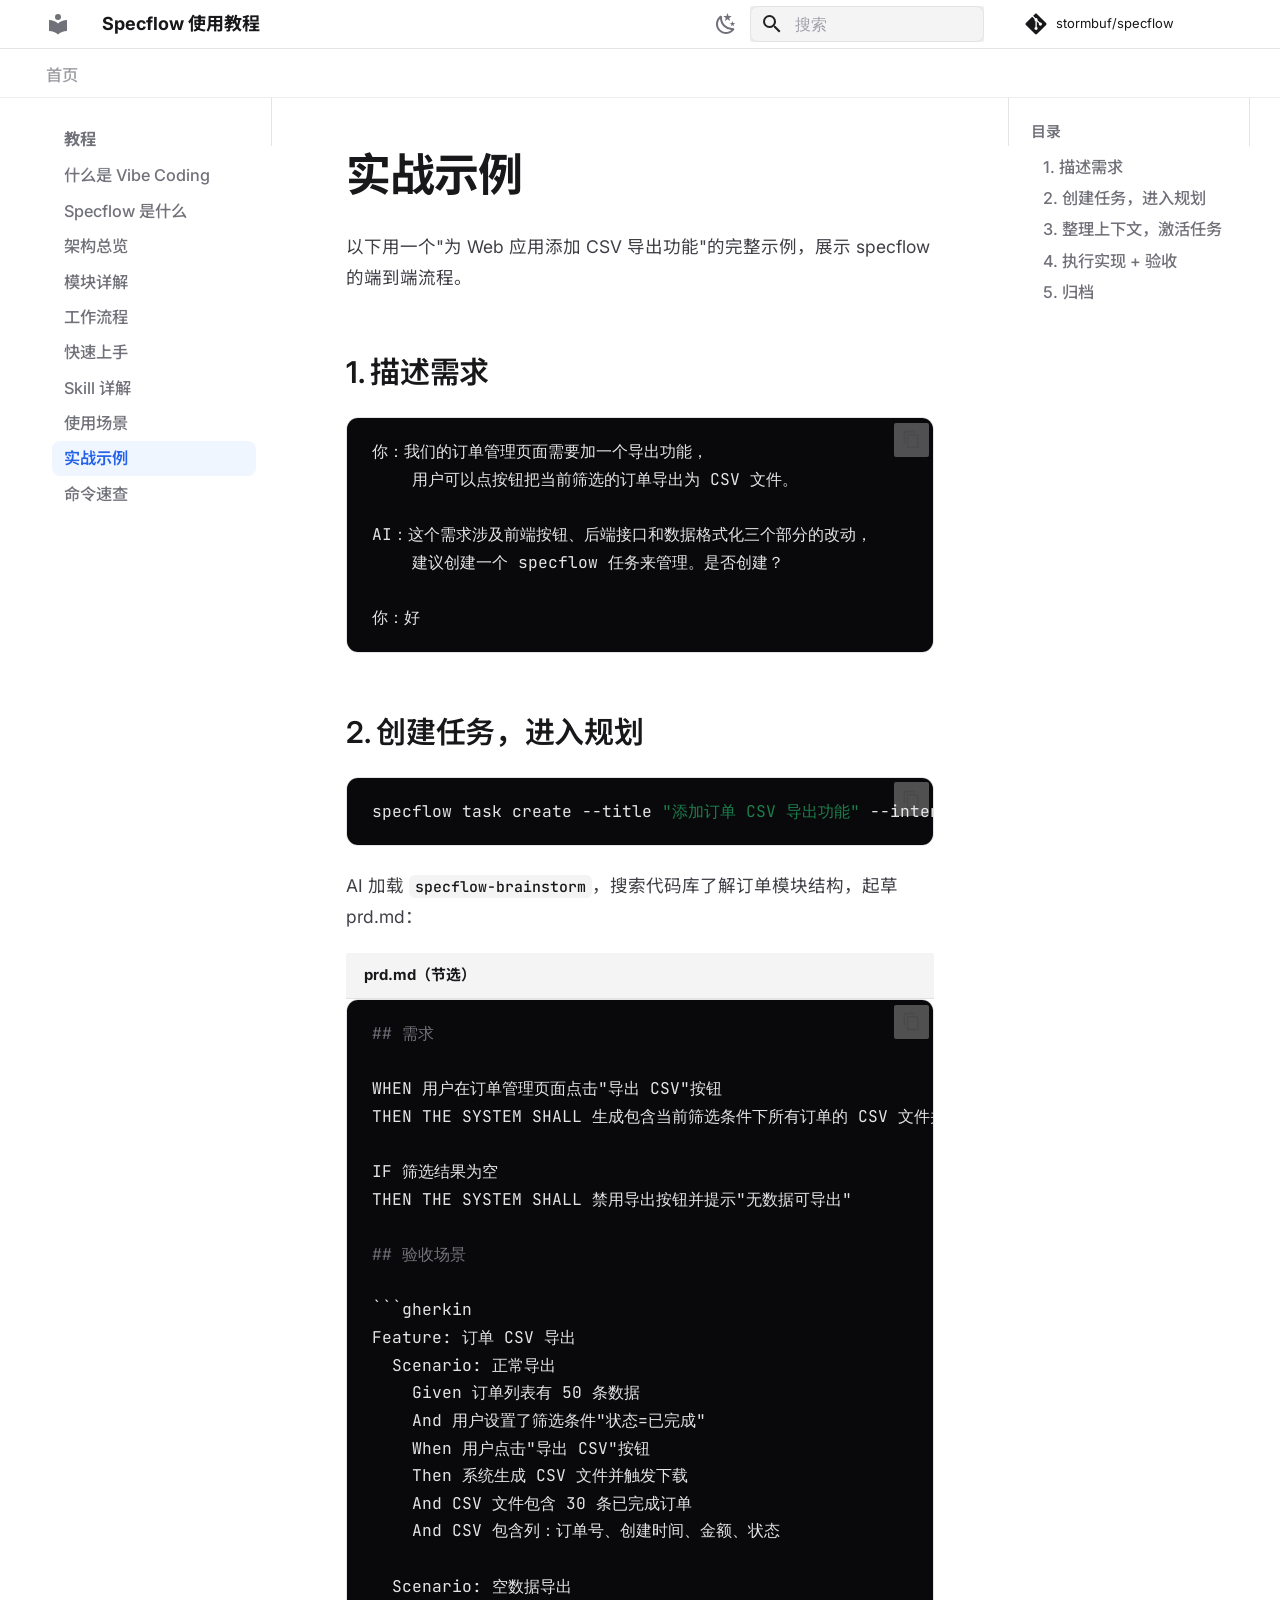
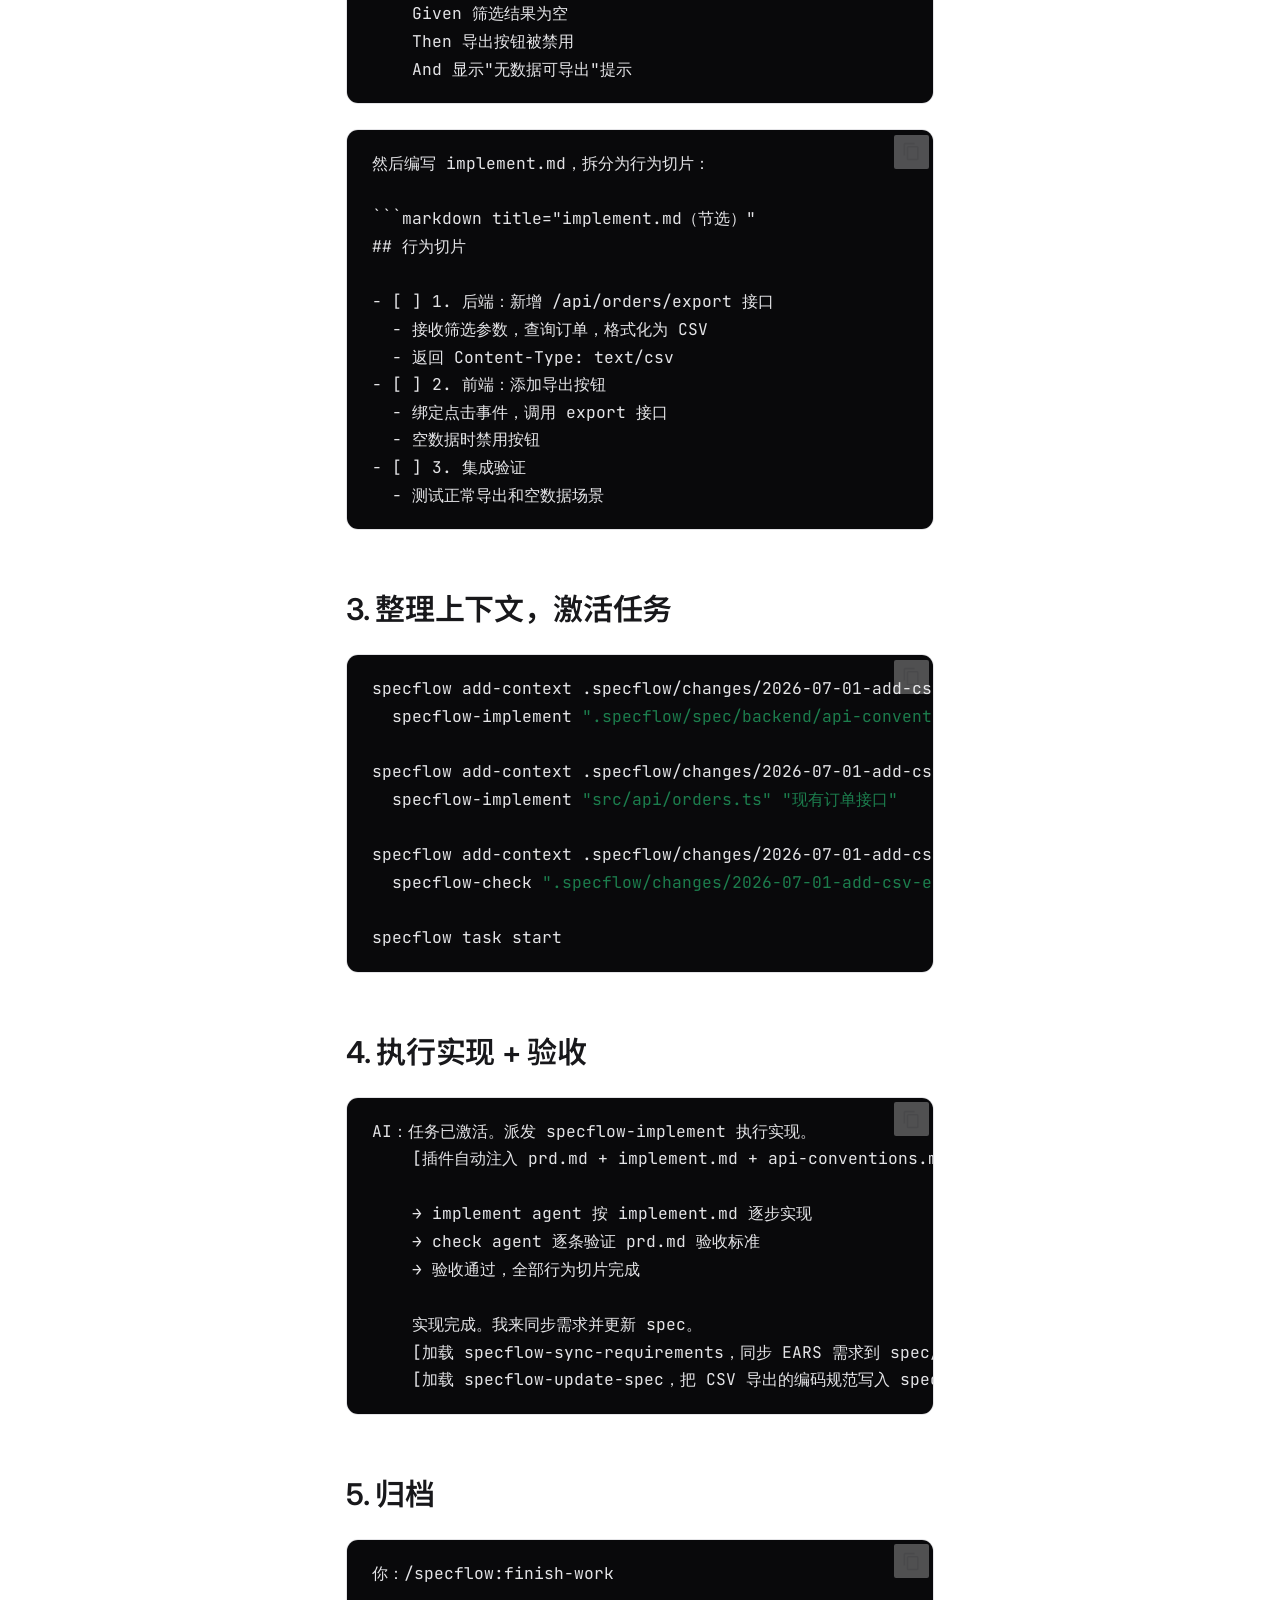
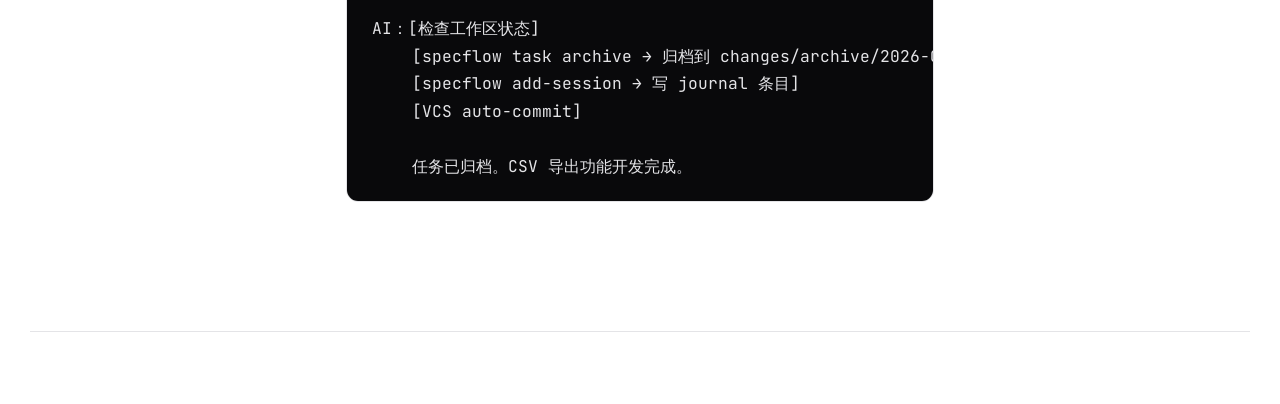
<file: tutorial/09-example/index.html>
<!doctype html>
<html lang="zh" class="no-js">
  <head>
    
      <meta charset="utf-8">
      <meta name="viewport" content="width=device-width,initial-scale=1">
      
        <meta name="description" content="Spec 驱动的 AI 编码工作流管理工具">
      
      
      
        <link rel="canonical" href="https://stormbuf.github.io/specflow/tutorial/09-example/">
      
      
        <link rel="prev" href="../08-use-cases/">
      
      
        <link rel="next" href="../10-reference/">
      
      
        
      
      
      <link rel="icon" href="../../assets/images/favicon.png">
      <meta name="generator" content="mkdocs-1.6.1, mkdocs-material-9.7.6">
    
    
      
        <title>实战示例 - Specflow 使用教程</title>
      
    
    
      <link rel="stylesheet" href="../../assets/stylesheets/main.484c7ddc.min.css">
      
        
        <link rel="stylesheet" href="../../assets/stylesheets/palette.ab4e12ef.min.css">
      
      


    
    
      
    
    
      
        
        
        <link rel="preconnect" href="https://fonts.gstatic.com" crossorigin>
        <link rel="stylesheet" href="https://fonts.googleapis.com/css?family=Inter:300,300i,400,400i,700,700i%7CJetBrains+Mono:400,400i,700,700i&display=fallback">
        <style>:root{--md-text-font:"Inter";--md-code-font:"JetBrains Mono"}</style>
      
    
    
      <link rel="stylesheet" href="../../stylesheets/extra.css">
    
    <script>__md_scope=new URL("../..",location),__md_hash=e=>[...e].reduce(((e,_)=>(e<<5)-e+_.charCodeAt(0)),0),__md_get=(e,_=localStorage,t=__md_scope)=>JSON.parse(_.getItem(t.pathname+"."+e)),__md_set=(e,_,t=localStorage,a=__md_scope)=>{try{t.setItem(a.pathname+"."+e,JSON.stringify(_))}catch(e){}}</script>
    
      

    
    
  </head>
  
  
    
    
      
    
    
    
    
    <body dir="ltr" data-md-color-scheme="default" data-md-color-primary="white" data-md-color-accent="blue">
  
    
    <input class="md-toggle" data-md-toggle="drawer" type="checkbox" id="__drawer" autocomplete="off">
    <input class="md-toggle" data-md-toggle="search" type="checkbox" id="__search" autocomplete="off">
    <label class="md-overlay" for="__drawer"></label>
    <div data-md-component="skip">
      
        
        <a href="#_1" class="md-skip">
          跳转至
        </a>
      
    </div>
    <div data-md-component="announce">
      
    </div>
    
    
      

<header class="md-header" data-md-component="header">
  <nav class="md-header__inner md-grid" aria-label="页眉">
    <a href="../.." title="Specflow 使用教程" class="md-header__button md-logo" aria-label="Specflow 使用教程" data-md-component="logo">
      
  
  <svg xmlns="http://www.w3.org/2000/svg" viewBox="0 0 24 24"><path d="M12 8a3 3 0 0 0 3-3 3 3 0 0 0-3-3 3 3 0 0 0-3 3 3 3 0 0 0 3 3m0 3.54C9.64 9.35 6.5 8 3 8v11c3.5 0 6.64 1.35 9 3.54 2.36-2.19 5.5-3.54 9-3.54V8c-3.5 0-6.64 1.35-9 3.54"/></svg>

    </a>
    <label class="md-header__button md-icon" for="__drawer">
      
      <svg xmlns="http://www.w3.org/2000/svg" viewBox="0 0 24 24"><path d="M3 6h18v2H3zm0 5h18v2H3zm0 5h18v2H3z"/></svg>
    </label>
    <div class="md-header__title" data-md-component="header-title">
      <div class="md-header__ellipsis">
        <div class="md-header__topic">
          <span class="md-ellipsis">
            Specflow 使用教程
          </span>
        </div>
        <div class="md-header__topic" data-md-component="header-topic">
          <span class="md-ellipsis">
            
              实战示例
            
          </span>
        </div>
      </div>
    </div>
    
      
        <form class="md-header__option" data-md-component="palette">
  
    
    
    
    <input class="md-option" data-md-color-media="(prefers-color-scheme: light)" data-md-color-scheme="default" data-md-color-primary="white" data-md-color-accent="blue"  aria-label="切换暗色模式"  type="radio" name="__palette" id="__palette_0">
    
      <label class="md-header__button md-icon" title="切换暗色模式" for="__palette_1" hidden>
        <svg xmlns="http://www.w3.org/2000/svg" viewBox="0 0 24 24"><path d="m17.75 4.09-2.53 1.94.91 3.06-2.63-1.81-2.63 1.81.91-3.06-2.53-1.94L12.44 4l1.06-3 1.06 3zm3.5 6.91-1.64 1.25.59 1.98-1.7-1.17-1.7 1.17.59-1.98L15.75 11l2.06-.05L18.5 9l.69 1.95zm-2.28 4.95c.83-.08 1.72 1.1 1.19 1.85-.32.45-.66.87-1.08 1.27C15.17 23 8.84 23 4.94 19.07c-3.91-3.9-3.91-10.24 0-14.14.4-.4.82-.76 1.27-1.08.75-.53 1.93.36 1.85 1.19-.27 2.86.69 5.83 2.89 8.02a9.96 9.96 0 0 0 8.02 2.89m-1.64 2.02a12.08 12.08 0 0 1-7.8-3.47c-2.17-2.19-3.33-5-3.49-7.82-2.81 3.14-2.7 7.96.31 10.98 3.02 3.01 7.84 3.12 10.98.31"/></svg>
      </label>
    
  
    
    
    
    <input class="md-option" data-md-color-media="(prefers-color-scheme: dark)" data-md-color-scheme="slate" data-md-color-primary="black" data-md-color-accent="blue"  aria-label="切换亮色模式"  type="radio" name="__palette" id="__palette_1">
    
      <label class="md-header__button md-icon" title="切换亮色模式" for="__palette_0" hidden>
        <svg xmlns="http://www.w3.org/2000/svg" viewBox="0 0 24 24"><path d="M12 7a5 5 0 0 1 5 5 5 5 0 0 1-5 5 5 5 0 0 1-5-5 5 5 0 0 1 5-5m0 2a3 3 0 0 0-3 3 3 3 0 0 0 3 3 3 3 0 0 0 3-3 3 3 0 0 0-3-3m0-7 2.39 3.42C13.65 5.15 12.84 5 12 5s-1.65.15-2.39.42zM3.34 7l4.16-.35A7.2 7.2 0 0 0 5.94 8.5c-.44.74-.69 1.5-.83 2.29zm.02 10 1.76-3.77a7.131 7.131 0 0 0 2.38 4.14zM20.65 7l-1.77 3.79a7.02 7.02 0 0 0-2.38-4.15zm-.01 10-4.14.36c.59-.51 1.12-1.14 1.54-1.86.42-.73.69-1.5.83-2.29zM12 22l-2.41-3.44c.74.27 1.55.44 2.41.44.82 0 1.63-.17 2.37-.44z"/></svg>
      </label>
    
  
</form>
      
    
    
      <script>var palette=__md_get("__palette");if(palette&&palette.color){if("(prefers-color-scheme)"===palette.color.media){var media=matchMedia("(prefers-color-scheme: light)"),input=document.querySelector(media.matches?"[data-md-color-media='(prefers-color-scheme: light)']":"[data-md-color-media='(prefers-color-scheme: dark)']");palette.color.media=input.getAttribute("data-md-color-media"),palette.color.scheme=input.getAttribute("data-md-color-scheme"),palette.color.primary=input.getAttribute("data-md-color-primary"),palette.color.accent=input.getAttribute("data-md-color-accent")}for(var[key,value]of Object.entries(palette.color))document.body.setAttribute("data-md-color-"+key,value)}</script>
    
    
    
      
      
        <label class="md-header__button md-icon" for="__search">
          
          <svg xmlns="http://www.w3.org/2000/svg" viewBox="0 0 24 24"><path d="M9.5 3A6.5 6.5 0 0 1 16 9.5c0 1.61-.59 3.09-1.56 4.23l.27.27h.79l5 5-1.5 1.5-5-5v-.79l-.27-.27A6.52 6.52 0 0 1 9.5 16 6.5 6.5 0 0 1 3 9.5 6.5 6.5 0 0 1 9.5 3m0 2C7 5 5 7 5 9.5S7 14 9.5 14 14 12 14 9.5 12 5 9.5 5"/></svg>
        </label>
        <div class="md-search" data-md-component="search" role="dialog">
  <label class="md-search__overlay" for="__search"></label>
  <div class="md-search__inner" role="search">
    <form class="md-search__form" name="search">
      <input type="text" class="md-search__input" name="query" aria-label="搜索" placeholder="搜索" autocapitalize="off" autocorrect="off" autocomplete="off" spellcheck="false" data-md-component="search-query" required>
      <label class="md-search__icon md-icon" for="__search">
        
        <svg xmlns="http://www.w3.org/2000/svg" viewBox="0 0 24 24"><path d="M9.5 3A6.5 6.5 0 0 1 16 9.5c0 1.61-.59 3.09-1.56 4.23l.27.27h.79l5 5-1.5 1.5-5-5v-.79l-.27-.27A6.52 6.52 0 0 1 9.5 16 6.5 6.5 0 0 1 3 9.5 6.5 6.5 0 0 1 9.5 3m0 2C7 5 5 7 5 9.5S7 14 9.5 14 14 12 14 9.5 12 5 9.5 5"/></svg>
        
        <svg xmlns="http://www.w3.org/2000/svg" viewBox="0 0 24 24"><path d="M20 11v2H8l5.5 5.5-1.42 1.42L4.16 12l7.92-7.92L13.5 5.5 8 11z"/></svg>
      </label>
      <nav class="md-search__options" aria-label="查找">
        
        <button type="reset" class="md-search__icon md-icon" title="清空当前内容" aria-label="清空当前内容" tabindex="-1">
          
          <svg xmlns="http://www.w3.org/2000/svg" viewBox="0 0 24 24"><path d="M19 6.41 17.59 5 12 10.59 6.41 5 5 6.41 10.59 12 5 17.59 6.41 19 12 13.41 17.59 19 19 17.59 13.41 12z"/></svg>
        </button>
      </nav>
      
        <div class="md-search__suggest" data-md-component="search-suggest"></div>
      
    </form>
    <div class="md-search__output">
      <div class="md-search__scrollwrap" tabindex="0" data-md-scrollfix>
        <div class="md-search-result" data-md-component="search-result">
          <div class="md-search-result__meta">
            正在初始化搜索引擎
          </div>
          <ol class="md-search-result__list" role="presentation"></ol>
        </div>
      </div>
    </div>
  </div>
</div>
      
    
    
      <div class="md-header__source">
        <a href="https://github.com/stormbuf/specflow" title="前往仓库" class="md-source" data-md-component="source">
  <div class="md-source__icon md-icon">
    
    <svg xmlns="http://www.w3.org/2000/svg" viewBox="0 0 448 512"><!--! Font Awesome Free 7.1.0 by @fontawesome - https://fontawesome.com License - https://fontawesome.com/license/free (Icons: CC BY 4.0, Fonts: SIL OFL 1.1, Code: MIT License) Copyright 2025 Fonticons, Inc.--><path d="M439.6 236.1 244 40.5c-5.4-5.5-12.8-8.5-20.4-8.5s-15 3-20.4 8.4L162.5 81l51.5 51.5c27.1-9.1 52.7 16.8 43.4 43.7l49.7 49.7c34.2-11.8 61.2 31 35.5 56.7-26.5 26.5-70.2-2.9-56-37.3L240.3 199v121.9c25.3 12.5 22.3 41.8 9.1 55-6.4 6.4-15.2 10.1-24.3 10.1s-17.8-3.6-24.3-10.1c-17.6-17.6-11.1-46.9 11.2-56v-123c-20.8-8.5-24.6-30.7-18.6-45L142.6 101 8.5 235.1C3 240.6 0 247.9 0 255.5s3 15 8.5 20.4l195.6 195.7c5.4 5.4 12.7 8.4 20.4 8.4s15-3 20.4-8.4l194.7-194.7c5.4-5.4 8.4-12.8 8.4-20.4s-3-15-8.4-20.4"/></svg>
  </div>
  <div class="md-source__repository">
    stormbuf/specflow
  </div>
</a>
      </div>
    
  </nav>
  
</header>
    
    <div class="md-container" data-md-component="container">
      
      
        
          
            
<nav class="md-tabs" aria-label="标签" data-md-component="tabs">
  <div class="md-grid">
    <ul class="md-tabs__list">
      
        
  
  
  
  
    <li class="md-tabs__item">
      <a href="../.." class="md-tabs__link">
        
  
  
    
  
  首页

      </a>
    </li>
  

      
        
  
  
  
    
  
  
    
    
      <li class="md-tabs__item md-tabs__item--active">
        <a href="../01-what-is-vibe-coding/" class="md-tabs__link">
          
  
  
  教程

        </a>
      </li>
    
  

      
    </ul>
  </div>
</nav>
          
        
      
      <main class="md-main" data-md-component="main">
        <div class="md-main__inner md-grid">
          
            
              
              <div class="md-sidebar md-sidebar--primary" data-md-component="sidebar" data-md-type="navigation" >
                <div class="md-sidebar__scrollwrap">
                  <div class="md-sidebar__inner">
                    


  


<nav class="md-nav md-nav--primary md-nav--lifted" aria-label="导航栏" data-md-level="0">
  <label class="md-nav__title" for="__drawer">
    <a href="../.." title="Specflow 使用教程" class="md-nav__button md-logo" aria-label="Specflow 使用教程" data-md-component="logo">
      
  
  <svg xmlns="http://www.w3.org/2000/svg" viewBox="0 0 24 24"><path d="M12 8a3 3 0 0 0 3-3 3 3 0 0 0-3-3 3 3 0 0 0-3 3 3 3 0 0 0 3 3m0 3.54C9.64 9.35 6.5 8 3 8v11c3.5 0 6.64 1.35 9 3.54 2.36-2.19 5.5-3.54 9-3.54V8c-3.5 0-6.64 1.35-9 3.54"/></svg>

    </a>
    Specflow 使用教程
  </label>
  
    <div class="md-nav__source">
      <a href="https://github.com/stormbuf/specflow" title="前往仓库" class="md-source" data-md-component="source">
  <div class="md-source__icon md-icon">
    
    <svg xmlns="http://www.w3.org/2000/svg" viewBox="0 0 448 512"><!--! Font Awesome Free 7.1.0 by @fontawesome - https://fontawesome.com License - https://fontawesome.com/license/free (Icons: CC BY 4.0, Fonts: SIL OFL 1.1, Code: MIT License) Copyright 2025 Fonticons, Inc.--><path d="M439.6 236.1 244 40.5c-5.4-5.5-12.8-8.5-20.4-8.5s-15 3-20.4 8.4L162.5 81l51.5 51.5c27.1-9.1 52.7 16.8 43.4 43.7l49.7 49.7c34.2-11.8 61.2 31 35.5 56.7-26.5 26.5-70.2-2.9-56-37.3L240.3 199v121.9c25.3 12.5 22.3 41.8 9.1 55-6.4 6.4-15.2 10.1-24.3 10.1s-17.8-3.6-24.3-10.1c-17.6-17.6-11.1-46.9 11.2-56v-123c-20.8-8.5-24.6-30.7-18.6-45L142.6 101 8.5 235.1C3 240.6 0 247.9 0 255.5s3 15 8.5 20.4l195.6 195.7c5.4 5.4 12.7 8.4 20.4 8.4s15-3 20.4-8.4l194.7-194.7c5.4-5.4 8.4-12.8 8.4-20.4s-3-15-8.4-20.4"/></svg>
  </div>
  <div class="md-source__repository">
    stormbuf/specflow
  </div>
</a>
    </div>
  
  <ul class="md-nav__list" data-md-scrollfix>
    
      
      
  
  
  
  
    <li class="md-nav__item">
      <a href="../.." class="md-nav__link">
        
  
  
  <span class="md-ellipsis">
    
  
    首页
  

    
  </span>
  
  

      </a>
    </li>
  

    
      
      
  
  
    
  
  
  
    
    
    
    
      
        
        
      
      
        
      
    
    
    <li class="md-nav__item md-nav__item--active md-nav__item--section md-nav__item--nested">
      
        
        
        <input class="md-nav__toggle md-toggle " type="checkbox" id="__nav_2" checked>
        
          
          <label class="md-nav__link" for="__nav_2" id="__nav_2_label" tabindex="">
            
  
  
  <span class="md-ellipsis">
    
  
    教程
  

    
  </span>
  
  

            <span class="md-nav__icon md-icon"></span>
          </label>
        
        <nav class="md-nav" data-md-level="1" aria-labelledby="__nav_2_label" aria-expanded="true">
          <label class="md-nav__title" for="__nav_2">
            <span class="md-nav__icon md-icon"></span>
            
  
    教程
  

          </label>
          <ul class="md-nav__list" data-md-scrollfix>
            
              
                
  
  
  
  
    <li class="md-nav__item">
      <a href="../01-what-is-vibe-coding/" class="md-nav__link">
        
  
  
  <span class="md-ellipsis">
    
  
    什么是 Vibe Coding
  

    
  </span>
  
  

      </a>
    </li>
  

              
            
              
                
  
  
  
  
    <li class="md-nav__item">
      <a href="../02-what-is-specflow/" class="md-nav__link">
        
  
  
  <span class="md-ellipsis">
    
  
    Specflow 是什么
  

    
  </span>
  
  

      </a>
    </li>
  

              
            
              
                
  
  
  
  
    <li class="md-nav__item">
      <a href="../03-architecture/" class="md-nav__link">
        
  
  
  <span class="md-ellipsis">
    
  
    架构总览
  

    
  </span>
  
  

      </a>
    </li>
  

              
            
              
                
  
  
  
  
    <li class="md-nav__item">
      <a href="../04-modules/" class="md-nav__link">
        
  
  
  <span class="md-ellipsis">
    
  
    模块详解
  

    
  </span>
  
  

      </a>
    </li>
  

              
            
              
                
  
  
  
  
    <li class="md-nav__item">
      <a href="../05-workflow/" class="md-nav__link">
        
  
  
  <span class="md-ellipsis">
    
  
    工作流程
  

    
  </span>
  
  

      </a>
    </li>
  

              
            
              
                
  
  
  
  
    <li class="md-nav__item">
      <a href="../06-quick-start/" class="md-nav__link">
        
  
  
  <span class="md-ellipsis">
    
  
    快速上手
  

    
  </span>
  
  

      </a>
    </li>
  

              
            
              
                
  
  
  
  
    <li class="md-nav__item">
      <a href="../07-skills/" class="md-nav__link">
        
  
  
  <span class="md-ellipsis">
    
  
    Skill 详解
  

    
  </span>
  
  

      </a>
    </li>
  

              
            
              
                
  
  
  
  
    <li class="md-nav__item">
      <a href="../08-use-cases/" class="md-nav__link">
        
  
  
  <span class="md-ellipsis">
    
  
    使用场景
  

    
  </span>
  
  

      </a>
    </li>
  

              
            
              
                
  
  
    
  
  
  
    <li class="md-nav__item md-nav__item--active">
      
      <input class="md-nav__toggle md-toggle" type="checkbox" id="__toc">
      
      
        
      
      
        <label class="md-nav__link md-nav__link--active" for="__toc">
          
  
  
  <span class="md-ellipsis">
    
  
    实战示例
  

    
  </span>
  
  

          <span class="md-nav__icon md-icon"></span>
        </label>
      
      <a href="./" class="md-nav__link md-nav__link--active">
        
  
  
  <span class="md-ellipsis">
    
  
    实战示例
  

    
  </span>
  
  

      </a>
      
        

<nav class="md-nav md-nav--secondary" aria-label="目录">
  
  
  
    
  
  
    <label class="md-nav__title" for="__toc">
      <span class="md-nav__icon md-icon"></span>
      目录
    </label>
    <ul class="md-nav__list" data-md-component="toc" data-md-scrollfix>
      
        <li class="md-nav__item">
  <a href="#1" class="md-nav__link">
    <span class="md-ellipsis">
      
        1. 描述需求
      
    </span>
  </a>
  
</li>
      
        <li class="md-nav__item">
  <a href="#2" class="md-nav__link">
    <span class="md-ellipsis">
      
        2. 创建任务，进入规划
      
    </span>
  </a>
  
</li>
      
        <li class="md-nav__item">
  <a href="#3" class="md-nav__link">
    <span class="md-ellipsis">
      
        3. 整理上下文，激活任务
      
    </span>
  </a>
  
</li>
      
        <li class="md-nav__item">
  <a href="#4" class="md-nav__link">
    <span class="md-ellipsis">
      
        4. 执行实现 + 验收
      
    </span>
  </a>
  
</li>
      
        <li class="md-nav__item">
  <a href="#5" class="md-nav__link">
    <span class="md-ellipsis">
      
        5. 归档
      
    </span>
  </a>
  
</li>
      
    </ul>
  
</nav>
      
    </li>
  

              
            
              
                
  
  
  
  
    <li class="md-nav__item">
      <a href="../10-reference/" class="md-nav__link">
        
  
  
  <span class="md-ellipsis">
    
  
    命令速查
  

    
  </span>
  
  

      </a>
    </li>
  

              
            
          </ul>
        </nav>
      
    </li>
  

    
  </ul>
</nav>
                  </div>
                </div>
              </div>
            
            
              
              <div class="md-sidebar md-sidebar--secondary" data-md-component="sidebar" data-md-type="toc" >
                <div class="md-sidebar__scrollwrap">
                  <div class="md-sidebar__inner">
                    

<nav class="md-nav md-nav--secondary" aria-label="目录">
  
  
  
    
  
  
    <label class="md-nav__title" for="__toc">
      <span class="md-nav__icon md-icon"></span>
      目录
    </label>
    <ul class="md-nav__list" data-md-component="toc" data-md-scrollfix>
      
        <li class="md-nav__item">
  <a href="#1" class="md-nav__link">
    <span class="md-ellipsis">
      
        1. 描述需求
      
    </span>
  </a>
  
</li>
      
        <li class="md-nav__item">
  <a href="#2" class="md-nav__link">
    <span class="md-ellipsis">
      
        2. 创建任务，进入规划
      
    </span>
  </a>
  
</li>
      
        <li class="md-nav__item">
  <a href="#3" class="md-nav__link">
    <span class="md-ellipsis">
      
        3. 整理上下文，激活任务
      
    </span>
  </a>
  
</li>
      
        <li class="md-nav__item">
  <a href="#4" class="md-nav__link">
    <span class="md-ellipsis">
      
        4. 执行实现 + 验收
      
    </span>
  </a>
  
</li>
      
        <li class="md-nav__item">
  <a href="#5" class="md-nav__link">
    <span class="md-ellipsis">
      
        5. 归档
      
    </span>
  </a>
  
</li>
      
    </ul>
  
</nav>
                  </div>
                </div>
              </div>
            
          
          
            <div class="md-content" data-md-component="content">
              
              <article class="md-content__inner md-typeset">
                
                  


  
  


<h1 id="_1">实战示例<a class="headerlink" href="#_1" title="Permanent link">&para;</a></h1>
<p>以下用一个"为 Web 应用添加 CSV 导出功能"的完整示例，展示 specflow 的端到端流程。</p>
<h2 id="1">1. 描述需求<a class="headerlink" href="#1" title="Permanent link">&para;</a></h2>
<div class="highlight"><pre><span></span><code><a id="__codelineno-0-1" name="__codelineno-0-1" href="#__codelineno-0-1"></a>你：我们的订单管理页面需要加一个导出功能，
<a id="__codelineno-0-2" name="__codelineno-0-2" href="#__codelineno-0-2"></a>    用户可以点按钮把当前筛选的订单导出为 CSV 文件。
<a id="__codelineno-0-3" name="__codelineno-0-3" href="#__codelineno-0-3"></a>
<a id="__codelineno-0-4" name="__codelineno-0-4" href="#__codelineno-0-4"></a>AI：这个需求涉及前端按钮、后端接口和数据格式化三个部分的改动，
<a id="__codelineno-0-5" name="__codelineno-0-5" href="#__codelineno-0-5"></a>    建议创建一个 specflow 任务来管理。是否创建？
<a id="__codelineno-0-6" name="__codelineno-0-6" href="#__codelineno-0-6"></a>
<a id="__codelineno-0-7" name="__codelineno-0-7" href="#__codelineno-0-7"></a>你：好
</code></pre></div>
<h2 id="2">2. 创建任务，进入规划<a class="headerlink" href="#2" title="Permanent link">&para;</a></h2>
<div class="highlight"><pre><span></span><code><a id="__codelineno-1-1" name="__codelineno-1-1" href="#__codelineno-1-1"></a>specflow<span class="w"> </span>task<span class="w"> </span>create<span class="w"> </span>--title<span class="w"> </span><span class="s2">&quot;添加订单 CSV 导出功能&quot;</span><span class="w"> </span>--intent<span class="w"> </span><span class="s2">&quot;用户需要导出筛选后的订单为 CSV&quot;</span>
</code></pre></div>
<p>AI 加载 <code>specflow-brainstorm</code>，搜索代码库了解订单模块结构，起草 prd.md：</p>
<p><div class="highlight"><span class="filename">prd.md（节选）</span><pre><span></span><code><a id="__codelineno-2-1" name="__codelineno-2-1" href="#__codelineno-2-1"></a><span class="gu">## 需求</span>
<a id="__codelineno-2-2" name="__codelineno-2-2" href="#__codelineno-2-2"></a>
<a id="__codelineno-2-3" name="__codelineno-2-3" href="#__codelineno-2-3"></a>WHEN 用户在订单管理页面点击&quot;导出 CSV&quot;按钮
<a id="__codelineno-2-4" name="__codelineno-2-4" href="#__codelineno-2-4"></a>THEN THE SYSTEM SHALL 生成包含当前筛选条件下所有订单的 CSV 文件并触发下载
<a id="__codelineno-2-5" name="__codelineno-2-5" href="#__codelineno-2-5"></a>
<a id="__codelineno-2-6" name="__codelineno-2-6" href="#__codelineno-2-6"></a>IF 筛选结果为空
<a id="__codelineno-2-7" name="__codelineno-2-7" href="#__codelineno-2-7"></a>THEN THE SYSTEM SHALL 禁用导出按钮并提示&quot;无数据可导出&quot;
<a id="__codelineno-2-8" name="__codelineno-2-8" href="#__codelineno-2-8"></a>
<a id="__codelineno-2-9" name="__codelineno-2-9" href="#__codelineno-2-9"></a><span class="gu">## 验收场景</span>
<a id="__codelineno-2-10" name="__codelineno-2-10" href="#__codelineno-2-10"></a>
<a id="__codelineno-2-11" name="__codelineno-2-11" href="#__codelineno-2-11"></a>```gherkin
<a id="__codelineno-2-12" name="__codelineno-2-12" href="#__codelineno-2-12"></a>Feature: 订单 CSV 导出
<a id="__codelineno-2-13" name="__codelineno-2-13" href="#__codelineno-2-13"></a>  Scenario: 正常导出
<a id="__codelineno-2-14" name="__codelineno-2-14" href="#__codelineno-2-14"></a>    Given 订单列表有 50 条数据
<a id="__codelineno-2-15" name="__codelineno-2-15" href="#__codelineno-2-15"></a>    And 用户设置了筛选条件&quot;状态=已完成&quot;
<a id="__codelineno-2-16" name="__codelineno-2-16" href="#__codelineno-2-16"></a>    When 用户点击&quot;导出 CSV&quot;按钮
<a id="__codelineno-2-17" name="__codelineno-2-17" href="#__codelineno-2-17"></a>    Then 系统生成 CSV 文件并触发下载
<a id="__codelineno-2-18" name="__codelineno-2-18" href="#__codelineno-2-18"></a>    And CSV 文件包含 30 条已完成订单
<a id="__codelineno-2-19" name="__codelineno-2-19" href="#__codelineno-2-19"></a>    And CSV 包含列：订单号、创建时间、金额、状态
<a id="__codelineno-2-20" name="__codelineno-2-20" href="#__codelineno-2-20"></a>
<a id="__codelineno-2-21" name="__codelineno-2-21" href="#__codelineno-2-21"></a>  Scenario: 空数据导出
<a id="__codelineno-2-22" name="__codelineno-2-22" href="#__codelineno-2-22"></a>    Given 筛选结果为空
<a id="__codelineno-2-23" name="__codelineno-2-23" href="#__codelineno-2-23"></a>    Then 导出按钮被禁用
<a id="__codelineno-2-24" name="__codelineno-2-24" href="#__codelineno-2-24"></a>    And 显示&quot;无数据可导出&quot;提示
</code></pre></div>
<div class="highlight"><pre><span></span><code><a id="__codelineno-3-1" name="__codelineno-3-1" href="#__codelineno-3-1"></a>然后编写 implement.md，拆分为行为切片：
<a id="__codelineno-3-2" name="__codelineno-3-2" href="#__codelineno-3-2"></a>
<a id="__codelineno-3-3" name="__codelineno-3-3" href="#__codelineno-3-3"></a>```markdown title=&quot;implement.md（节选）&quot;
<a id="__codelineno-3-4" name="__codelineno-3-4" href="#__codelineno-3-4"></a>## 行为切片
<a id="__codelineno-3-5" name="__codelineno-3-5" href="#__codelineno-3-5"></a>
<a id="__codelineno-3-6" name="__codelineno-3-6" href="#__codelineno-3-6"></a>- [ ] 1. 后端：新增 /api/orders/export 接口
<a id="__codelineno-3-7" name="__codelineno-3-7" href="#__codelineno-3-7"></a>  - 接收筛选参数，查询订单，格式化为 CSV
<a id="__codelineno-3-8" name="__codelineno-3-8" href="#__codelineno-3-8"></a>  - 返回 Content-Type: text/csv
<a id="__codelineno-3-9" name="__codelineno-3-9" href="#__codelineno-3-9"></a>- [ ] 2. 前端：添加导出按钮
<a id="__codelineno-3-10" name="__codelineno-3-10" href="#__codelineno-3-10"></a>  - 绑定点击事件，调用 export 接口
<a id="__codelineno-3-11" name="__codelineno-3-11" href="#__codelineno-3-11"></a>  - 空数据时禁用按钮
<a id="__codelineno-3-12" name="__codelineno-3-12" href="#__codelineno-3-12"></a>- [ ] 3. 集成验证
<a id="__codelineno-3-13" name="__codelineno-3-13" href="#__codelineno-3-13"></a>  - 测试正常导出和空数据场景
</code></pre></div></p>
<h2 id="3">3. 整理上下文，激活任务<a class="headerlink" href="#3" title="Permanent link">&para;</a></h2>
<div class="highlight"><pre><span></span><code><a id="__codelineno-4-1" name="__codelineno-4-1" href="#__codelineno-4-1"></a>specflow<span class="w"> </span>add-context<span class="w"> </span>.specflow/changes/2026-07-01-add-csv-export-0<span class="w"> </span><span class="se">\</span>
<a id="__codelineno-4-2" name="__codelineno-4-2" href="#__codelineno-4-2"></a><span class="w">  </span>specflow-implement<span class="w"> </span><span class="s2">&quot;.specflow/spec/backend/api-conventions.md&quot;</span><span class="w"> </span><span class="s2">&quot;API 设计规范&quot;</span>
<a id="__codelineno-4-3" name="__codelineno-4-3" href="#__codelineno-4-3"></a>
<a id="__codelineno-4-4" name="__codelineno-4-4" href="#__codelineno-4-4"></a>specflow<span class="w"> </span>add-context<span class="w"> </span>.specflow/changes/2026-07-01-add-csv-export-0<span class="w"> </span><span class="se">\</span>
<a id="__codelineno-4-5" name="__codelineno-4-5" href="#__codelineno-4-5"></a><span class="w">  </span>specflow-implement<span class="w"> </span><span class="s2">&quot;src/api/orders.ts&quot;</span><span class="w"> </span><span class="s2">&quot;现有订单接口&quot;</span>
<a id="__codelineno-4-6" name="__codelineno-4-6" href="#__codelineno-4-6"></a>
<a id="__codelineno-4-7" name="__codelineno-4-7" href="#__codelineno-4-7"></a>specflow<span class="w"> </span>add-context<span class="w"> </span>.specflow/changes/2026-07-01-add-csv-export-0<span class="w"> </span><span class="se">\</span>
<a id="__codelineno-4-8" name="__codelineno-4-8" href="#__codelineno-4-8"></a><span class="w">  </span>specflow-check<span class="w"> </span><span class="s2">&quot;.specflow/changes/2026-07-01-add-csv-export-0/prd.md&quot;</span><span class="w"> </span><span class="s2">&quot;验收标准&quot;</span>
<a id="__codelineno-4-9" name="__codelineno-4-9" href="#__codelineno-4-9"></a>
<a id="__codelineno-4-10" name="__codelineno-4-10" href="#__codelineno-4-10"></a>specflow<span class="w"> </span>task<span class="w"> </span>start
</code></pre></div>
<h2 id="4">4. 执行实现 + 验收<a class="headerlink" href="#4" title="Permanent link">&para;</a></h2>
<div class="highlight"><pre><span></span><code><a id="__codelineno-5-1" name="__codelineno-5-1" href="#__codelineno-5-1"></a>AI：任务已激活。派发 specflow-implement 执行实现。
<a id="__codelineno-5-2" name="__codelineno-5-2" href="#__codelineno-5-2"></a>    [插件自动注入 prd.md + implement.md + api-conventions.md + orders.ts]
<a id="__codelineno-5-3" name="__codelineno-5-3" href="#__codelineno-5-3"></a>
<a id="__codelineno-5-4" name="__codelineno-5-4" href="#__codelineno-5-4"></a>    → implement agent 按 implement.md 逐步实现
<a id="__codelineno-5-5" name="__codelineno-5-5" href="#__codelineno-5-5"></a>    → check agent 逐条验证 prd.md 验收标准
<a id="__codelineno-5-6" name="__codelineno-5-6" href="#__codelineno-5-6"></a>    → 验收通过，全部行为切片完成
<a id="__codelineno-5-7" name="__codelineno-5-7" href="#__codelineno-5-7"></a>
<a id="__codelineno-5-8" name="__codelineno-5-8" href="#__codelineno-5-8"></a>    实现完成。我来同步需求并更新 spec。
<a id="__codelineno-5-9" name="__codelineno-5-9" href="#__codelineno-5-9"></a>    [加载 specflow-sync-requirements，同步 EARS 需求到 spec/requirements/orders.md]
<a id="__codelineno-5-10" name="__codelineno-5-10" href="#__codelineno-5-10"></a>    [加载 specflow-update-spec，把 CSV 导出的编码规范写入 spec]
</code></pre></div>
<h2 id="5">5. 归档<a class="headerlink" href="#5" title="Permanent link">&para;</a></h2>
<div class="highlight"><pre><span></span><code><a id="__codelineno-6-1" name="__codelineno-6-1" href="#__codelineno-6-1"></a>你：/specflow:finish-work
<a id="__codelineno-6-2" name="__codelineno-6-2" href="#__codelineno-6-2"></a>
<a id="__codelineno-6-3" name="__codelineno-6-3" href="#__codelineno-6-3"></a>AI：[检查工作区状态]
<a id="__codelineno-6-4" name="__codelineno-6-4" href="#__codelineno-6-4"></a>    [specflow task archive → 归档到 changes/archive/2026-07/]
<a id="__codelineno-6-5" name="__codelineno-6-5" href="#__codelineno-6-5"></a>    [specflow add-session → 写 journal 条目]
<a id="__codelineno-6-6" name="__codelineno-6-6" href="#__codelineno-6-6"></a>    [VCS auto-commit]
<a id="__codelineno-6-7" name="__codelineno-6-7" href="#__codelineno-6-7"></a>
<a id="__codelineno-6-8" name="__codelineno-6-8" href="#__codelineno-6-8"></a>    任务已归档。CSV 导出功能开发完成。
</code></pre></div>












                
              </article>
            </div>
          
          
<script>var target=document.getElementById(location.hash.slice(1));target&&target.name&&(target.checked=target.name.startsWith("__tabbed_"))</script>
        </div>
        
          <button type="button" class="md-top md-icon" data-md-component="top" hidden>
  
  <svg xmlns="http://www.w3.org/2000/svg" viewBox="0 0 24 24"><path d="M13 20h-2V8l-5.5 5.5-1.42-1.42L12 4.16l7.92 7.92-1.42 1.42L13 8z"/></svg>
  回到页面顶部
</button>
        
      </main>
      
        <footer class="md-footer">
  
  <div class="md-footer-meta md-typeset">
    <div class="md-footer-meta__inner md-grid">
      <div class="md-copyright">
  
  
    Made with
    <a href="https://squidfunk.github.io/mkdocs-material/" target="_blank" rel="noopener">
      Material for MkDocs
    </a>
  
</div>
      
    </div>
  </div>
</footer>
      
    </div>
    <div class="md-dialog" data-md-component="dialog">
      <div class="md-dialog__inner md-typeset"></div>
    </div>
    
    
    
      
      
      <script id="__config" type="application/json">{"annotate": null, "base": "../..", "features": ["navigation.tabs", "navigation.sections", "navigation.top", "search.suggest", "search.highlight", "content.code.copy", "content.code.annotate"], "search": "../../assets/javascripts/workers/search.2c215733.min.js", "tags": null, "translations": {"clipboard.copied": "\u5df2\u590d\u5236", "clipboard.copy": "\u590d\u5236", "search.result.more.one": "\u5728\u8be5\u9875\u4e0a\u8fd8\u6709 1 \u4e2a\u7b26\u5408\u6761\u4ef6\u7684\u7ed3\u679c", "search.result.more.other": "\u5728\u8be5\u9875\u4e0a\u8fd8\u6709 # \u4e2a\u7b26\u5408\u6761\u4ef6\u7684\u7ed3\u679c", "search.result.none": "\u6ca1\u6709\u627e\u5230\u7b26\u5408\u6761\u4ef6\u7684\u7ed3\u679c", "search.result.one": "\u627e\u5230 1 \u4e2a\u7b26\u5408\u6761\u4ef6\u7684\u7ed3\u679c", "search.result.other": "# \u4e2a\u7b26\u5408\u6761\u4ef6\u7684\u7ed3\u679c", "search.result.placeholder": "\u952e\u5165\u4ee5\u5f00\u59cb\u641c\u7d22", "search.result.term.missing": "\u7f3a\u5c11", "select.version": "\u9009\u62e9\u5f53\u524d\u7248\u672c"}, "version": null}</script>
    
    
      <script src="../../assets/javascripts/bundle.79ae519e.min.js"></script>
      
    
  </body>
</html>
</file>
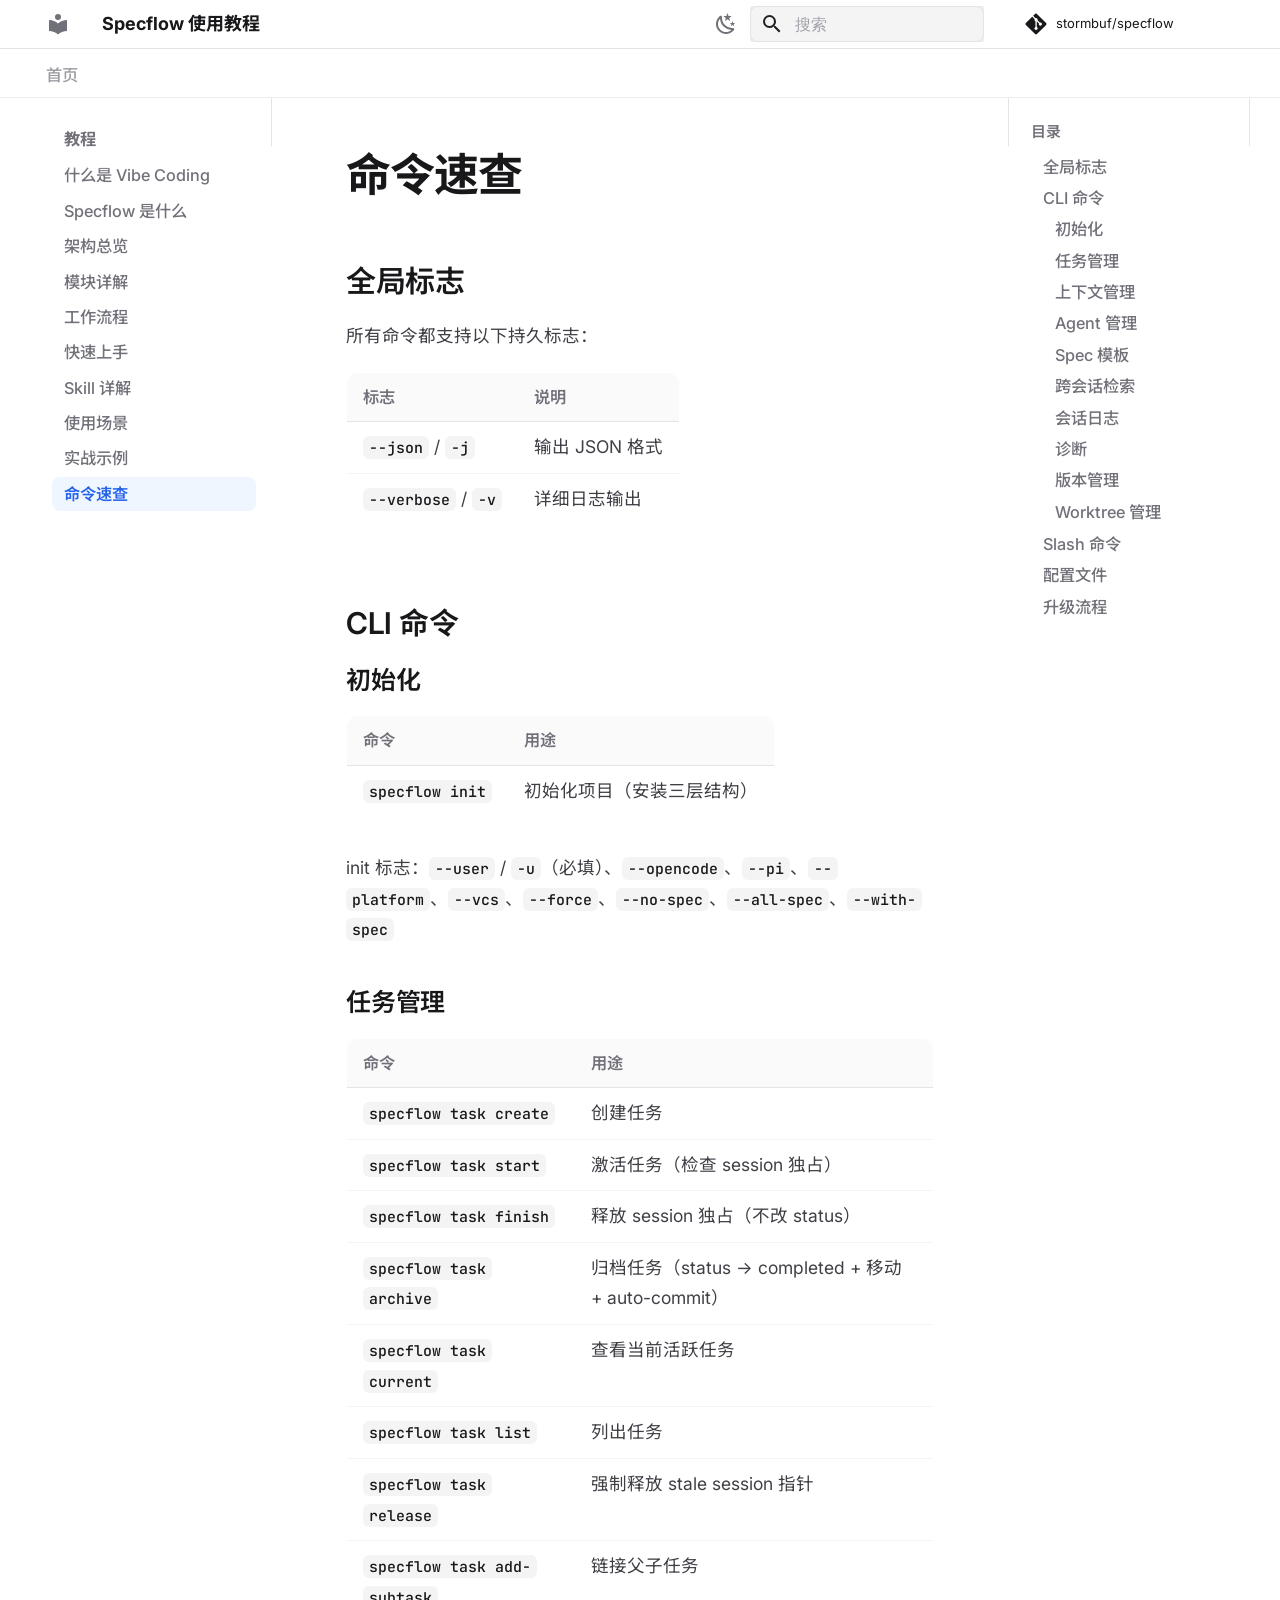
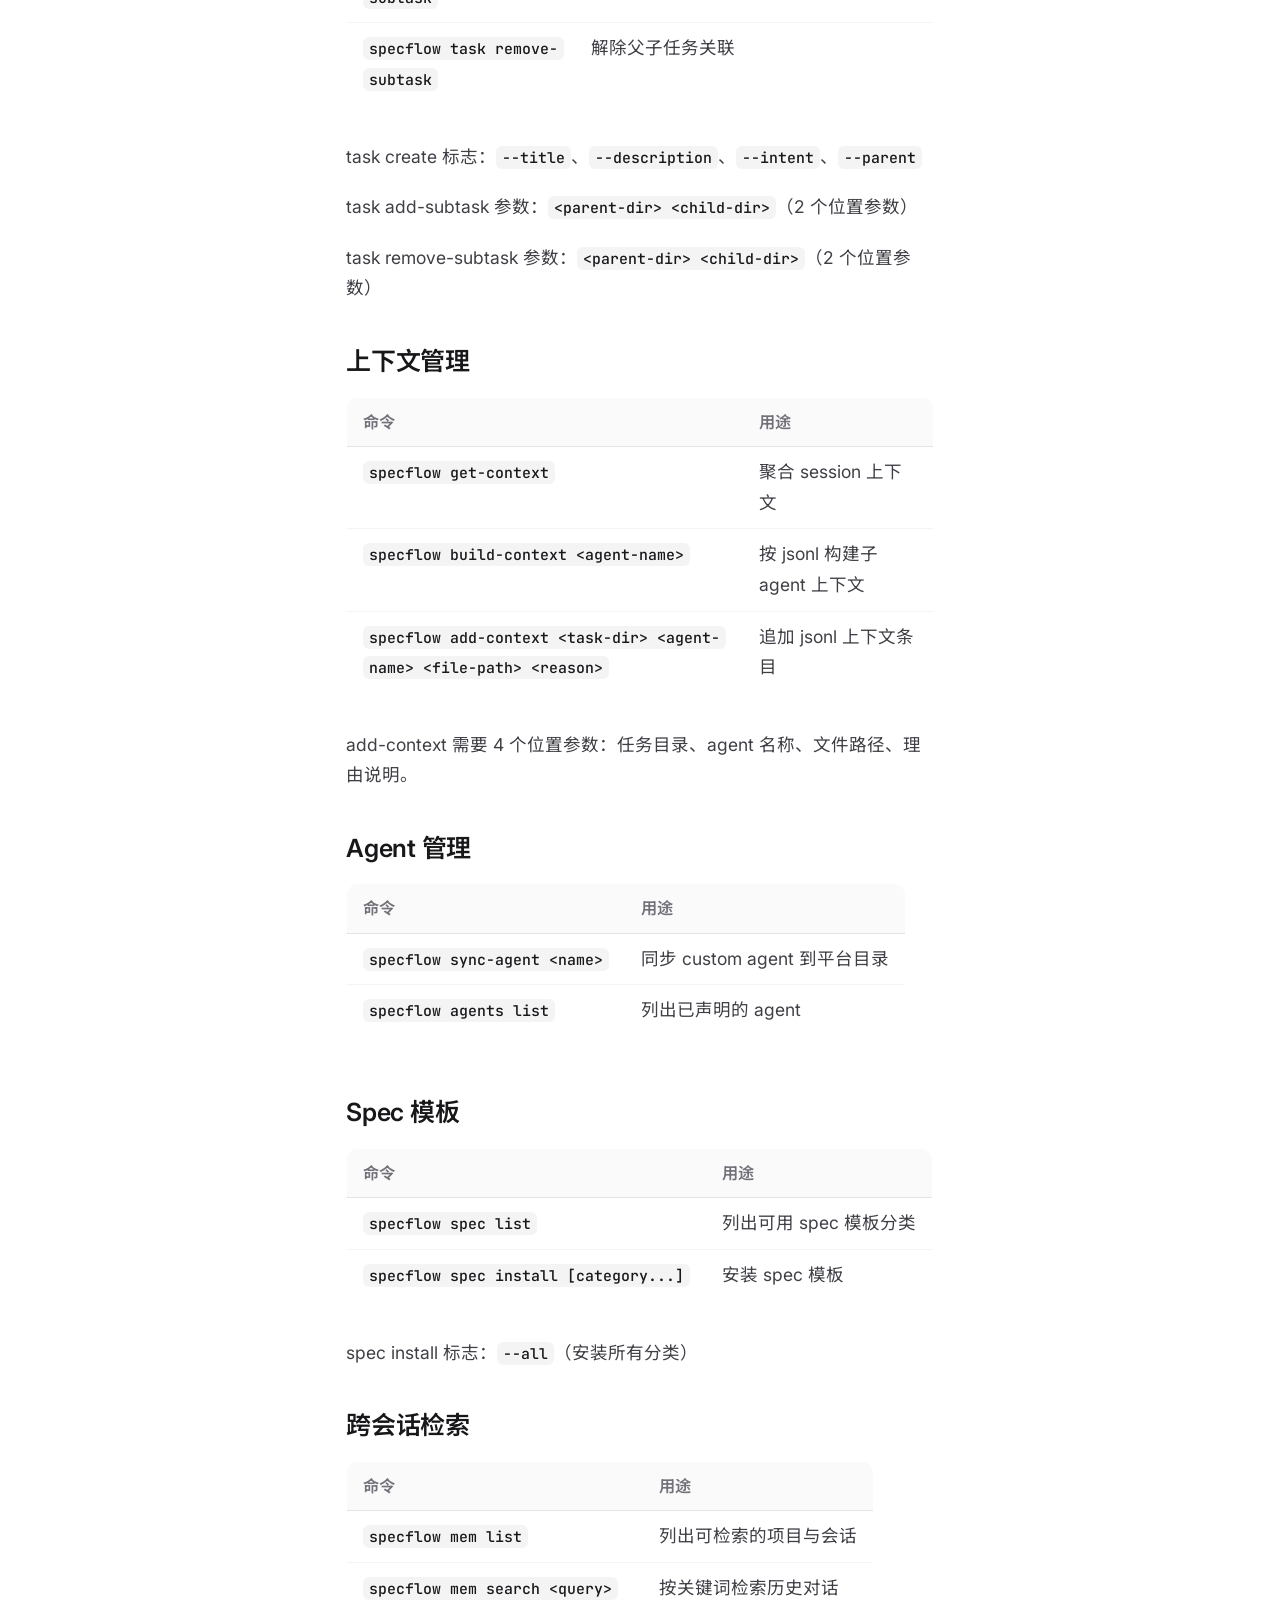
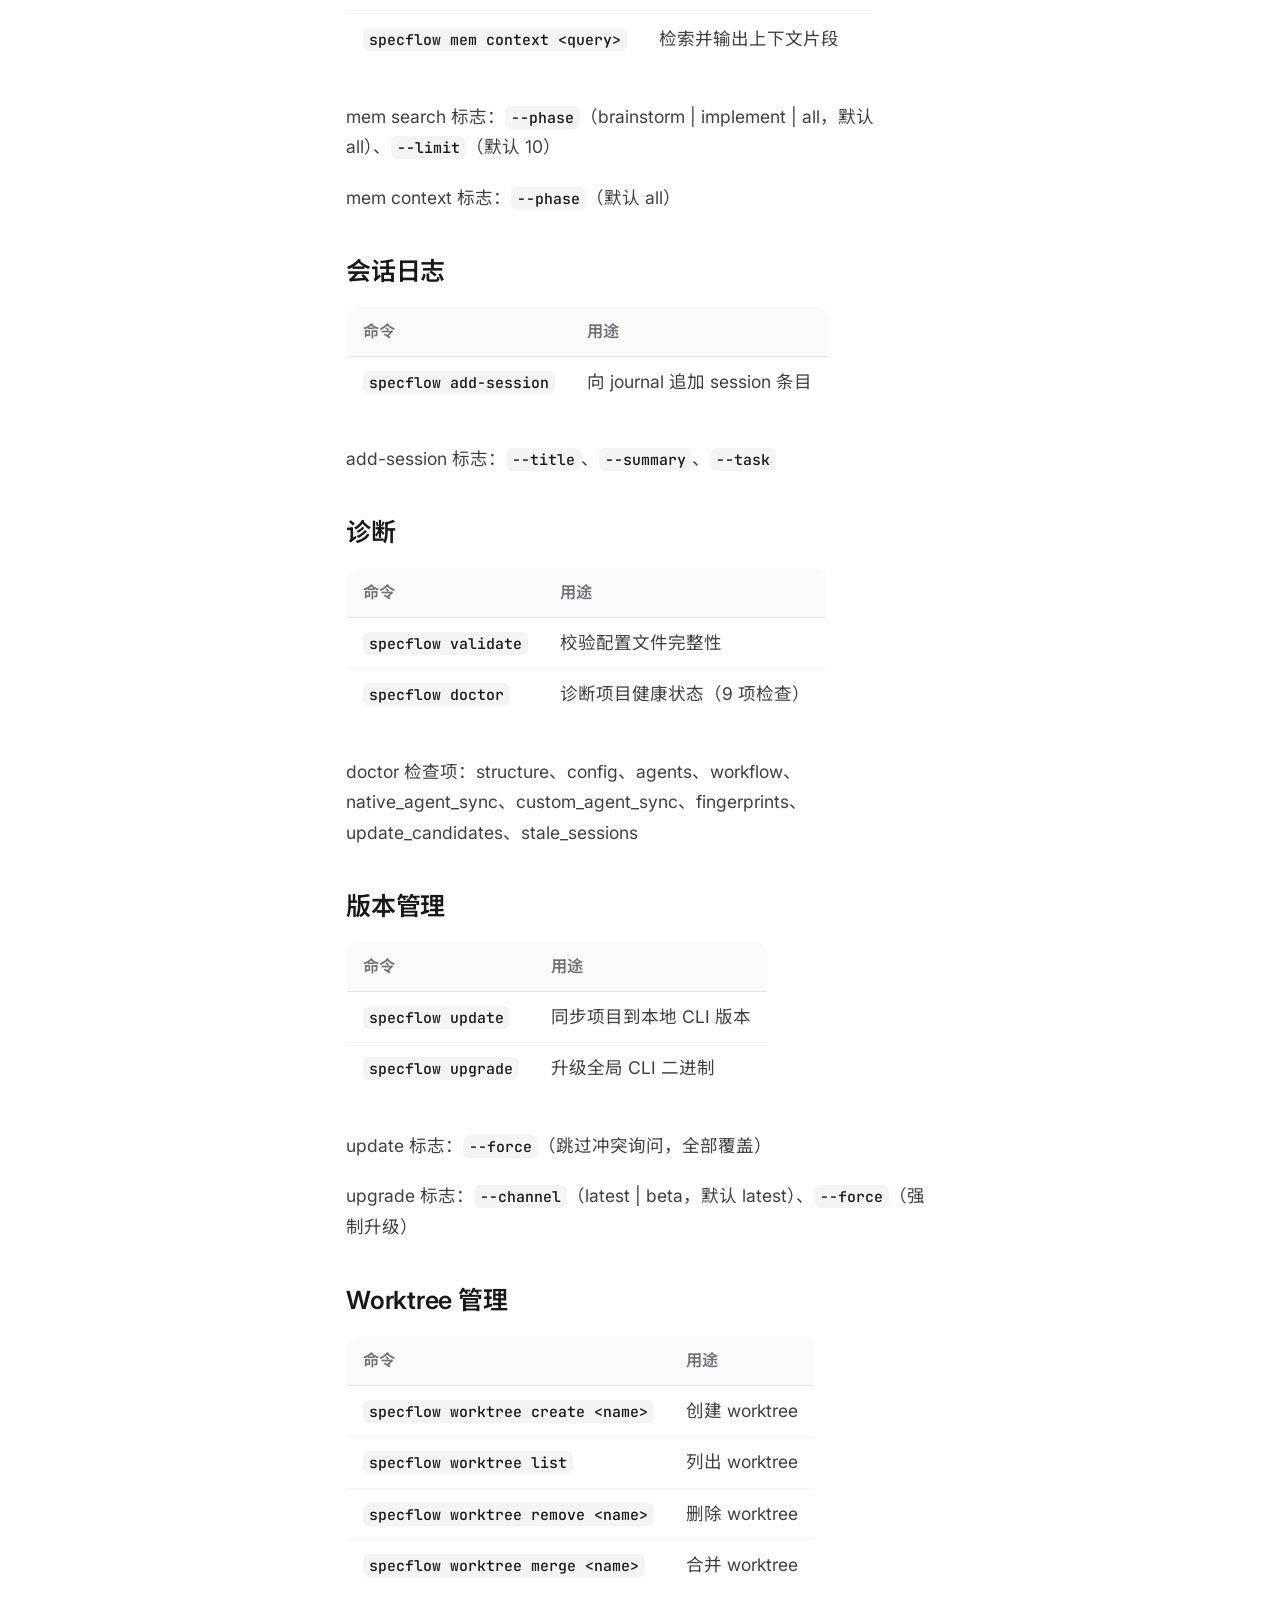
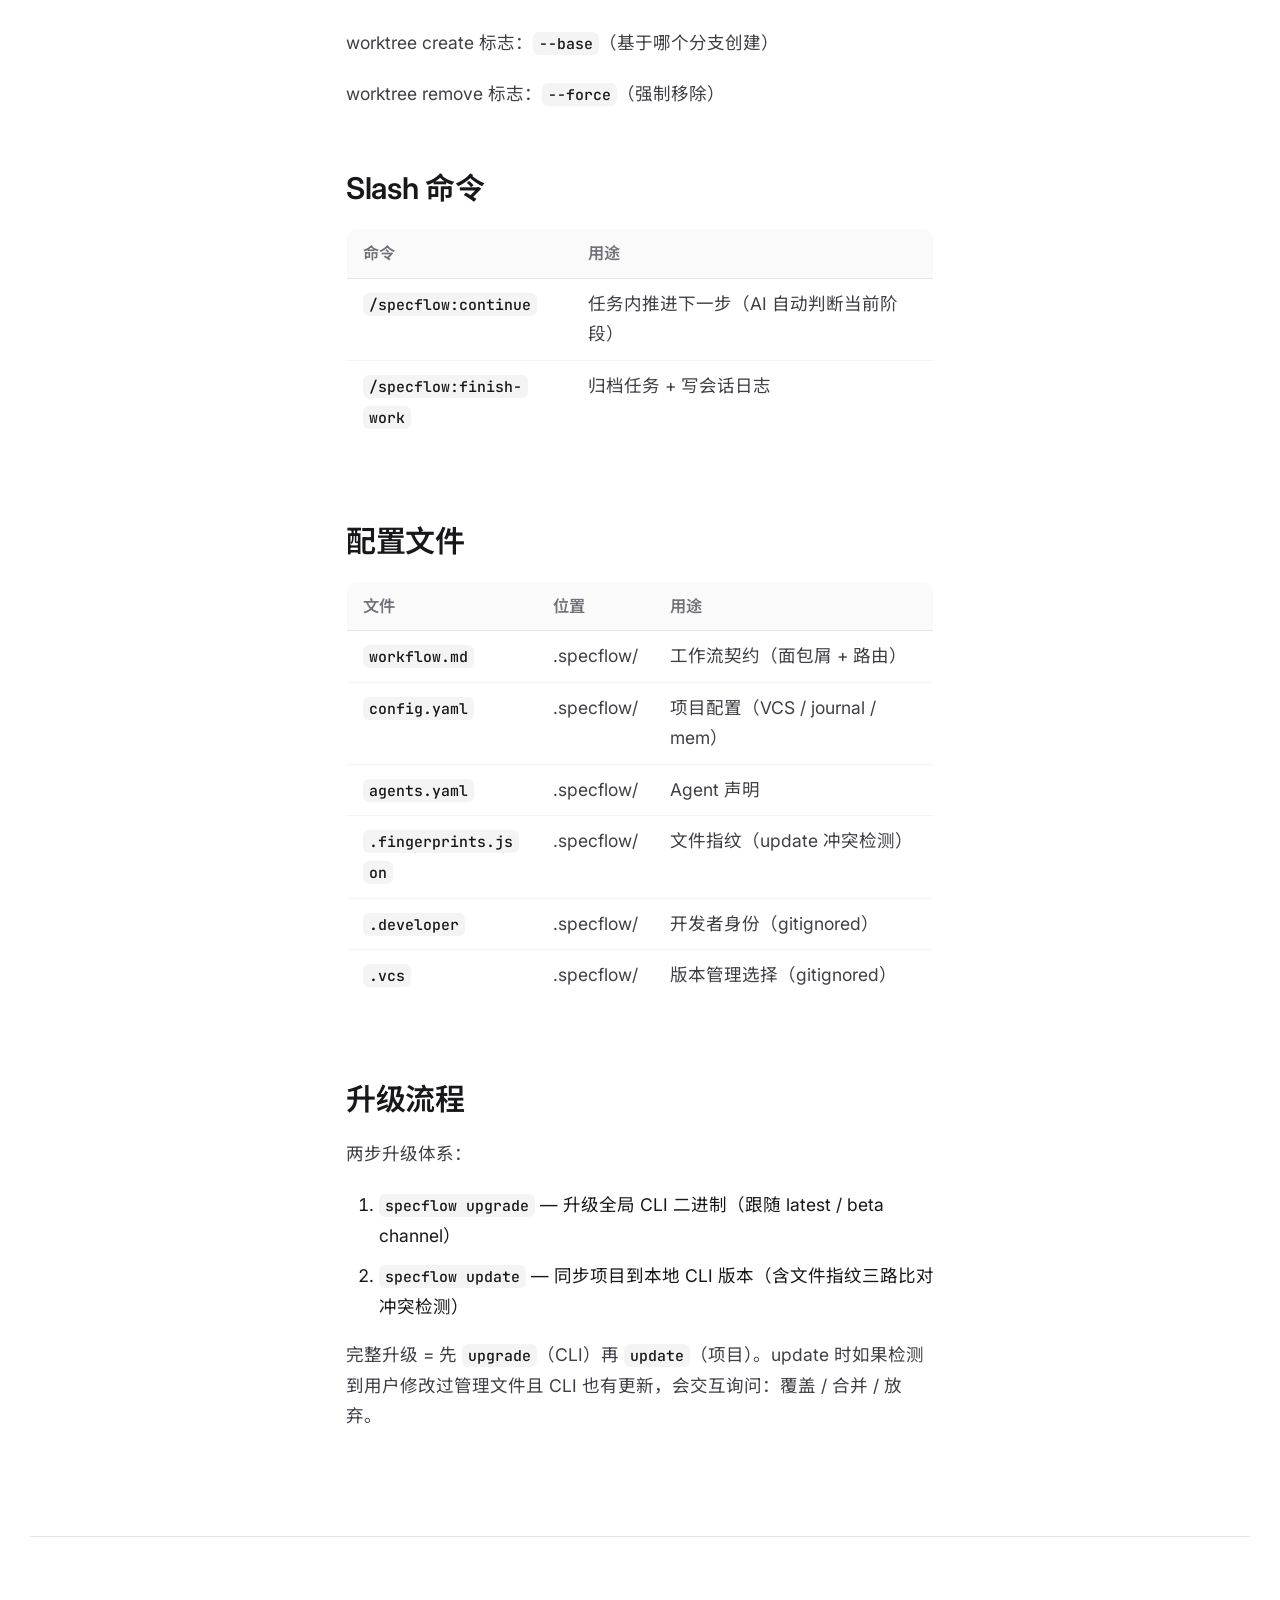
<file: tutorial/10-reference/index.html>
<!doctype html>
<html lang="zh" class="no-js">
  <head>
    
      <meta charset="utf-8">
      <meta name="viewport" content="width=device-width,initial-scale=1">
      
        <meta name="description" content="Spec 驱动的 AI 编码工作流管理工具">
      
      
      
        <link rel="canonical" href="https://stormbuf.github.io/specflow/tutorial/10-reference/">
      
      
        <link rel="prev" href="../09-example/">
      
      
      
        
      
      
      <link rel="icon" href="../../assets/images/favicon.png">
      <meta name="generator" content="mkdocs-1.6.1, mkdocs-material-9.7.6">
    
    
      
        <title>命令速查 - Specflow 使用教程</title>
      
    
    
      <link rel="stylesheet" href="../../assets/stylesheets/main.484c7ddc.min.css">
      
        
        <link rel="stylesheet" href="../../assets/stylesheets/palette.ab4e12ef.min.css">
      
      


    
    
      
    
    
      
        
        
        <link rel="preconnect" href="https://fonts.gstatic.com" crossorigin>
        <link rel="stylesheet" href="https://fonts.googleapis.com/css?family=Inter:300,300i,400,400i,700,700i%7CJetBrains+Mono:400,400i,700,700i&display=fallback">
        <style>:root{--md-text-font:"Inter";--md-code-font:"JetBrains Mono"}</style>
      
    
    
      <link rel="stylesheet" href="../../stylesheets/extra.css">
    
    <script>__md_scope=new URL("../..",location),__md_hash=e=>[...e].reduce(((e,_)=>(e<<5)-e+_.charCodeAt(0)),0),__md_get=(e,_=localStorage,t=__md_scope)=>JSON.parse(_.getItem(t.pathname+"."+e)),__md_set=(e,_,t=localStorage,a=__md_scope)=>{try{t.setItem(a.pathname+"."+e,JSON.stringify(_))}catch(e){}}</script>
    
      

    
    
  </head>
  
  
    
    
      
    
    
    
    
    <body dir="ltr" data-md-color-scheme="default" data-md-color-primary="white" data-md-color-accent="blue">
  
    
    <input class="md-toggle" data-md-toggle="drawer" type="checkbox" id="__drawer" autocomplete="off">
    <input class="md-toggle" data-md-toggle="search" type="checkbox" id="__search" autocomplete="off">
    <label class="md-overlay" for="__drawer"></label>
    <div data-md-component="skip">
      
        
        <a href="#_1" class="md-skip">
          跳转至
        </a>
      
    </div>
    <div data-md-component="announce">
      
    </div>
    
    
      

<header class="md-header" data-md-component="header">
  <nav class="md-header__inner md-grid" aria-label="页眉">
    <a href="../.." title="Specflow 使用教程" class="md-header__button md-logo" aria-label="Specflow 使用教程" data-md-component="logo">
      
  
  <svg xmlns="http://www.w3.org/2000/svg" viewBox="0 0 24 24"><path d="M12 8a3 3 0 0 0 3-3 3 3 0 0 0-3-3 3 3 0 0 0-3 3 3 3 0 0 0 3 3m0 3.54C9.64 9.35 6.5 8 3 8v11c3.5 0 6.64 1.35 9 3.54 2.36-2.19 5.5-3.54 9-3.54V8c-3.5 0-6.64 1.35-9 3.54"/></svg>

    </a>
    <label class="md-header__button md-icon" for="__drawer">
      
      <svg xmlns="http://www.w3.org/2000/svg" viewBox="0 0 24 24"><path d="M3 6h18v2H3zm0 5h18v2H3zm0 5h18v2H3z"/></svg>
    </label>
    <div class="md-header__title" data-md-component="header-title">
      <div class="md-header__ellipsis">
        <div class="md-header__topic">
          <span class="md-ellipsis">
            Specflow 使用教程
          </span>
        </div>
        <div class="md-header__topic" data-md-component="header-topic">
          <span class="md-ellipsis">
            
              命令速查
            
          </span>
        </div>
      </div>
    </div>
    
      
        <form class="md-header__option" data-md-component="palette">
  
    
    
    
    <input class="md-option" data-md-color-media="(prefers-color-scheme: light)" data-md-color-scheme="default" data-md-color-primary="white" data-md-color-accent="blue"  aria-label="切换暗色模式"  type="radio" name="__palette" id="__palette_0">
    
      <label class="md-header__button md-icon" title="切换暗色模式" for="__palette_1" hidden>
        <svg xmlns="http://www.w3.org/2000/svg" viewBox="0 0 24 24"><path d="m17.75 4.09-2.53 1.94.91 3.06-2.63-1.81-2.63 1.81.91-3.06-2.53-1.94L12.44 4l1.06-3 1.06 3zm3.5 6.91-1.64 1.25.59 1.98-1.7-1.17-1.7 1.17.59-1.98L15.75 11l2.06-.05L18.5 9l.69 1.95zm-2.28 4.95c.83-.08 1.72 1.1 1.19 1.85-.32.45-.66.87-1.08 1.27C15.17 23 8.84 23 4.94 19.07c-3.91-3.9-3.91-10.24 0-14.14.4-.4.82-.76 1.27-1.08.75-.53 1.93.36 1.85 1.19-.27 2.86.69 5.83 2.89 8.02a9.96 9.96 0 0 0 8.02 2.89m-1.64 2.02a12.08 12.08 0 0 1-7.8-3.47c-2.17-2.19-3.33-5-3.49-7.82-2.81 3.14-2.7 7.96.31 10.98 3.02 3.01 7.84 3.12 10.98.31"/></svg>
      </label>
    
  
    
    
    
    <input class="md-option" data-md-color-media="(prefers-color-scheme: dark)" data-md-color-scheme="slate" data-md-color-primary="black" data-md-color-accent="blue"  aria-label="切换亮色模式"  type="radio" name="__palette" id="__palette_1">
    
      <label class="md-header__button md-icon" title="切换亮色模式" for="__palette_0" hidden>
        <svg xmlns="http://www.w3.org/2000/svg" viewBox="0 0 24 24"><path d="M12 7a5 5 0 0 1 5 5 5 5 0 0 1-5 5 5 5 0 0 1-5-5 5 5 0 0 1 5-5m0 2a3 3 0 0 0-3 3 3 3 0 0 0 3 3 3 3 0 0 0 3-3 3 3 0 0 0-3-3m0-7 2.39 3.42C13.65 5.15 12.84 5 12 5s-1.65.15-2.39.42zM3.34 7l4.16-.35A7.2 7.2 0 0 0 5.94 8.5c-.44.74-.69 1.5-.83 2.29zm.02 10 1.76-3.77a7.131 7.131 0 0 0 2.38 4.14zM20.65 7l-1.77 3.79a7.02 7.02 0 0 0-2.38-4.15zm-.01 10-4.14.36c.59-.51 1.12-1.14 1.54-1.86.42-.73.69-1.5.83-2.29zM12 22l-2.41-3.44c.74.27 1.55.44 2.41.44.82 0 1.63-.17 2.37-.44z"/></svg>
      </label>
    
  
</form>
      
    
    
      <script>var palette=__md_get("__palette");if(palette&&palette.color){if("(prefers-color-scheme)"===palette.color.media){var media=matchMedia("(prefers-color-scheme: light)"),input=document.querySelector(media.matches?"[data-md-color-media='(prefers-color-scheme: light)']":"[data-md-color-media='(prefers-color-scheme: dark)']");palette.color.media=input.getAttribute("data-md-color-media"),palette.color.scheme=input.getAttribute("data-md-color-scheme"),palette.color.primary=input.getAttribute("data-md-color-primary"),palette.color.accent=input.getAttribute("data-md-color-accent")}for(var[key,value]of Object.entries(palette.color))document.body.setAttribute("data-md-color-"+key,value)}</script>
    
    
    
      
      
        <label class="md-header__button md-icon" for="__search">
          
          <svg xmlns="http://www.w3.org/2000/svg" viewBox="0 0 24 24"><path d="M9.5 3A6.5 6.5 0 0 1 16 9.5c0 1.61-.59 3.09-1.56 4.23l.27.27h.79l5 5-1.5 1.5-5-5v-.79l-.27-.27A6.52 6.52 0 0 1 9.5 16 6.5 6.5 0 0 1 3 9.5 6.5 6.5 0 0 1 9.5 3m0 2C7 5 5 7 5 9.5S7 14 9.5 14 14 12 14 9.5 12 5 9.5 5"/></svg>
        </label>
        <div class="md-search" data-md-component="search" role="dialog">
  <label class="md-search__overlay" for="__search"></label>
  <div class="md-search__inner" role="search">
    <form class="md-search__form" name="search">
      <input type="text" class="md-search__input" name="query" aria-label="搜索" placeholder="搜索" autocapitalize="off" autocorrect="off" autocomplete="off" spellcheck="false" data-md-component="search-query" required>
      <label class="md-search__icon md-icon" for="__search">
        
        <svg xmlns="http://www.w3.org/2000/svg" viewBox="0 0 24 24"><path d="M9.5 3A6.5 6.5 0 0 1 16 9.5c0 1.61-.59 3.09-1.56 4.23l.27.27h.79l5 5-1.5 1.5-5-5v-.79l-.27-.27A6.52 6.52 0 0 1 9.5 16 6.5 6.5 0 0 1 3 9.5 6.5 6.5 0 0 1 9.5 3m0 2C7 5 5 7 5 9.5S7 14 9.5 14 14 12 14 9.5 12 5 9.5 5"/></svg>
        
        <svg xmlns="http://www.w3.org/2000/svg" viewBox="0 0 24 24"><path d="M20 11v2H8l5.5 5.5-1.42 1.42L4.16 12l7.92-7.92L13.5 5.5 8 11z"/></svg>
      </label>
      <nav class="md-search__options" aria-label="查找">
        
        <button type="reset" class="md-search__icon md-icon" title="清空当前内容" aria-label="清空当前内容" tabindex="-1">
          
          <svg xmlns="http://www.w3.org/2000/svg" viewBox="0 0 24 24"><path d="M19 6.41 17.59 5 12 10.59 6.41 5 5 6.41 10.59 12 5 17.59 6.41 19 12 13.41 17.59 19 19 17.59 13.41 12z"/></svg>
        </button>
      </nav>
      
        <div class="md-search__suggest" data-md-component="search-suggest"></div>
      
    </form>
    <div class="md-search__output">
      <div class="md-search__scrollwrap" tabindex="0" data-md-scrollfix>
        <div class="md-search-result" data-md-component="search-result">
          <div class="md-search-result__meta">
            正在初始化搜索引擎
          </div>
          <ol class="md-search-result__list" role="presentation"></ol>
        </div>
      </div>
    </div>
  </div>
</div>
      
    
    
      <div class="md-header__source">
        <a href="https://github.com/stormbuf/specflow" title="前往仓库" class="md-source" data-md-component="source">
  <div class="md-source__icon md-icon">
    
    <svg xmlns="http://www.w3.org/2000/svg" viewBox="0 0 448 512"><!--! Font Awesome Free 7.1.0 by @fontawesome - https://fontawesome.com License - https://fontawesome.com/license/free (Icons: CC BY 4.0, Fonts: SIL OFL 1.1, Code: MIT License) Copyright 2025 Fonticons, Inc.--><path d="M439.6 236.1 244 40.5c-5.4-5.5-12.8-8.5-20.4-8.5s-15 3-20.4 8.4L162.5 81l51.5 51.5c27.1-9.1 52.7 16.8 43.4 43.7l49.7 49.7c34.2-11.8 61.2 31 35.5 56.7-26.5 26.5-70.2-2.9-56-37.3L240.3 199v121.9c25.3 12.5 22.3 41.8 9.1 55-6.4 6.4-15.2 10.1-24.3 10.1s-17.8-3.6-24.3-10.1c-17.6-17.6-11.1-46.9 11.2-56v-123c-20.8-8.5-24.6-30.7-18.6-45L142.6 101 8.5 235.1C3 240.6 0 247.9 0 255.5s3 15 8.5 20.4l195.6 195.7c5.4 5.4 12.7 8.4 20.4 8.4s15-3 20.4-8.4l194.7-194.7c5.4-5.4 8.4-12.8 8.4-20.4s-3-15-8.4-20.4"/></svg>
  </div>
  <div class="md-source__repository">
    stormbuf/specflow
  </div>
</a>
      </div>
    
  </nav>
  
</header>
    
    <div class="md-container" data-md-component="container">
      
      
        
          
            
<nav class="md-tabs" aria-label="标签" data-md-component="tabs">
  <div class="md-grid">
    <ul class="md-tabs__list">
      
        
  
  
  
  
    <li class="md-tabs__item">
      <a href="../.." class="md-tabs__link">
        
  
  
    
  
  首页

      </a>
    </li>
  

      
        
  
  
  
    
  
  
    
    
      <li class="md-tabs__item md-tabs__item--active">
        <a href="../01-what-is-vibe-coding/" class="md-tabs__link">
          
  
  
  教程

        </a>
      </li>
    
  

      
    </ul>
  </div>
</nav>
          
        
      
      <main class="md-main" data-md-component="main">
        <div class="md-main__inner md-grid">
          
            
              
              <div class="md-sidebar md-sidebar--primary" data-md-component="sidebar" data-md-type="navigation" >
                <div class="md-sidebar__scrollwrap">
                  <div class="md-sidebar__inner">
                    


  


<nav class="md-nav md-nav--primary md-nav--lifted" aria-label="导航栏" data-md-level="0">
  <label class="md-nav__title" for="__drawer">
    <a href="../.." title="Specflow 使用教程" class="md-nav__button md-logo" aria-label="Specflow 使用教程" data-md-component="logo">
      
  
  <svg xmlns="http://www.w3.org/2000/svg" viewBox="0 0 24 24"><path d="M12 8a3 3 0 0 0 3-3 3 3 0 0 0-3-3 3 3 0 0 0-3 3 3 3 0 0 0 3 3m0 3.54C9.64 9.35 6.5 8 3 8v11c3.5 0 6.64 1.35 9 3.54 2.36-2.19 5.5-3.54 9-3.54V8c-3.5 0-6.64 1.35-9 3.54"/></svg>

    </a>
    Specflow 使用教程
  </label>
  
    <div class="md-nav__source">
      <a href="https://github.com/stormbuf/specflow" title="前往仓库" class="md-source" data-md-component="source">
  <div class="md-source__icon md-icon">
    
    <svg xmlns="http://www.w3.org/2000/svg" viewBox="0 0 448 512"><!--! Font Awesome Free 7.1.0 by @fontawesome - https://fontawesome.com License - https://fontawesome.com/license/free (Icons: CC BY 4.0, Fonts: SIL OFL 1.1, Code: MIT License) Copyright 2025 Fonticons, Inc.--><path d="M439.6 236.1 244 40.5c-5.4-5.5-12.8-8.5-20.4-8.5s-15 3-20.4 8.4L162.5 81l51.5 51.5c27.1-9.1 52.7 16.8 43.4 43.7l49.7 49.7c34.2-11.8 61.2 31 35.5 56.7-26.5 26.5-70.2-2.9-56-37.3L240.3 199v121.9c25.3 12.5 22.3 41.8 9.1 55-6.4 6.4-15.2 10.1-24.3 10.1s-17.8-3.6-24.3-10.1c-17.6-17.6-11.1-46.9 11.2-56v-123c-20.8-8.5-24.6-30.7-18.6-45L142.6 101 8.5 235.1C3 240.6 0 247.9 0 255.5s3 15 8.5 20.4l195.6 195.7c5.4 5.4 12.7 8.4 20.4 8.4s15-3 20.4-8.4l194.7-194.7c5.4-5.4 8.4-12.8 8.4-20.4s-3-15-8.4-20.4"/></svg>
  </div>
  <div class="md-source__repository">
    stormbuf/specflow
  </div>
</a>
    </div>
  
  <ul class="md-nav__list" data-md-scrollfix>
    
      
      
  
  
  
  
    <li class="md-nav__item">
      <a href="../.." class="md-nav__link">
        
  
  
  <span class="md-ellipsis">
    
  
    首页
  

    
  </span>
  
  

      </a>
    </li>
  

    
      
      
  
  
    
  
  
  
    
    
    
    
      
        
        
      
      
        
      
    
    
    <li class="md-nav__item md-nav__item--active md-nav__item--section md-nav__item--nested">
      
        
        
        <input class="md-nav__toggle md-toggle " type="checkbox" id="__nav_2" checked>
        
          
          <label class="md-nav__link" for="__nav_2" id="__nav_2_label" tabindex="">
            
  
  
  <span class="md-ellipsis">
    
  
    教程
  

    
  </span>
  
  

            <span class="md-nav__icon md-icon"></span>
          </label>
        
        <nav class="md-nav" data-md-level="1" aria-labelledby="__nav_2_label" aria-expanded="true">
          <label class="md-nav__title" for="__nav_2">
            <span class="md-nav__icon md-icon"></span>
            
  
    教程
  

          </label>
          <ul class="md-nav__list" data-md-scrollfix>
            
              
                
  
  
  
  
    <li class="md-nav__item">
      <a href="../01-what-is-vibe-coding/" class="md-nav__link">
        
  
  
  <span class="md-ellipsis">
    
  
    什么是 Vibe Coding
  

    
  </span>
  
  

      </a>
    </li>
  

              
            
              
                
  
  
  
  
    <li class="md-nav__item">
      <a href="../02-what-is-specflow/" class="md-nav__link">
        
  
  
  <span class="md-ellipsis">
    
  
    Specflow 是什么
  

    
  </span>
  
  

      </a>
    </li>
  

              
            
              
                
  
  
  
  
    <li class="md-nav__item">
      <a href="../03-architecture/" class="md-nav__link">
        
  
  
  <span class="md-ellipsis">
    
  
    架构总览
  

    
  </span>
  
  

      </a>
    </li>
  

              
            
              
                
  
  
  
  
    <li class="md-nav__item">
      <a href="../04-modules/" class="md-nav__link">
        
  
  
  <span class="md-ellipsis">
    
  
    模块详解
  

    
  </span>
  
  

      </a>
    </li>
  

              
            
              
                
  
  
  
  
    <li class="md-nav__item">
      <a href="../05-workflow/" class="md-nav__link">
        
  
  
  <span class="md-ellipsis">
    
  
    工作流程
  

    
  </span>
  
  

      </a>
    </li>
  

              
            
              
                
  
  
  
  
    <li class="md-nav__item">
      <a href="../06-quick-start/" class="md-nav__link">
        
  
  
  <span class="md-ellipsis">
    
  
    快速上手
  

    
  </span>
  
  

      </a>
    </li>
  

              
            
              
                
  
  
  
  
    <li class="md-nav__item">
      <a href="../07-skills/" class="md-nav__link">
        
  
  
  <span class="md-ellipsis">
    
  
    Skill 详解
  

    
  </span>
  
  

      </a>
    </li>
  

              
            
              
                
  
  
  
  
    <li class="md-nav__item">
      <a href="../08-use-cases/" class="md-nav__link">
        
  
  
  <span class="md-ellipsis">
    
  
    使用场景
  

    
  </span>
  
  

      </a>
    </li>
  

              
            
              
                
  
  
  
  
    <li class="md-nav__item">
      <a href="../09-example/" class="md-nav__link">
        
  
  
  <span class="md-ellipsis">
    
  
    实战示例
  

    
  </span>
  
  

      </a>
    </li>
  

              
            
              
                
  
  
    
  
  
  
    <li class="md-nav__item md-nav__item--active">
      
      <input class="md-nav__toggle md-toggle" type="checkbox" id="__toc">
      
      
        
      
      
        <label class="md-nav__link md-nav__link--active" for="__toc">
          
  
  
  <span class="md-ellipsis">
    
  
    命令速查
  

    
  </span>
  
  

          <span class="md-nav__icon md-icon"></span>
        </label>
      
      <a href="./" class="md-nav__link md-nav__link--active">
        
  
  
  <span class="md-ellipsis">
    
  
    命令速查
  

    
  </span>
  
  

      </a>
      
        

<nav class="md-nav md-nav--secondary" aria-label="目录">
  
  
  
    
  
  
    <label class="md-nav__title" for="__toc">
      <span class="md-nav__icon md-icon"></span>
      目录
    </label>
    <ul class="md-nav__list" data-md-component="toc" data-md-scrollfix>
      
        <li class="md-nav__item">
  <a href="#_2" class="md-nav__link">
    <span class="md-ellipsis">
      
        全局标志
      
    </span>
  </a>
  
</li>
      
        <li class="md-nav__item">
  <a href="#cli" class="md-nav__link">
    <span class="md-ellipsis">
      
        CLI 命令
      
    </span>
  </a>
  
    <nav class="md-nav" aria-label="CLI 命令">
      <ul class="md-nav__list">
        
          <li class="md-nav__item">
  <a href="#_3" class="md-nav__link">
    <span class="md-ellipsis">
      
        初始化
      
    </span>
  </a>
  
</li>
        
          <li class="md-nav__item">
  <a href="#_4" class="md-nav__link">
    <span class="md-ellipsis">
      
        任务管理
      
    </span>
  </a>
  
</li>
        
          <li class="md-nav__item">
  <a href="#_5" class="md-nav__link">
    <span class="md-ellipsis">
      
        上下文管理
      
    </span>
  </a>
  
</li>
        
          <li class="md-nav__item">
  <a href="#agent" class="md-nav__link">
    <span class="md-ellipsis">
      
        Agent 管理
      
    </span>
  </a>
  
</li>
        
          <li class="md-nav__item">
  <a href="#spec" class="md-nav__link">
    <span class="md-ellipsis">
      
        Spec 模板
      
    </span>
  </a>
  
</li>
        
          <li class="md-nav__item">
  <a href="#_6" class="md-nav__link">
    <span class="md-ellipsis">
      
        跨会话检索
      
    </span>
  </a>
  
</li>
        
          <li class="md-nav__item">
  <a href="#_7" class="md-nav__link">
    <span class="md-ellipsis">
      
        会话日志
      
    </span>
  </a>
  
</li>
        
          <li class="md-nav__item">
  <a href="#_8" class="md-nav__link">
    <span class="md-ellipsis">
      
        诊断
      
    </span>
  </a>
  
</li>
        
          <li class="md-nav__item">
  <a href="#_9" class="md-nav__link">
    <span class="md-ellipsis">
      
        版本管理
      
    </span>
  </a>
  
</li>
        
          <li class="md-nav__item">
  <a href="#worktree" class="md-nav__link">
    <span class="md-ellipsis">
      
        Worktree 管理
      
    </span>
  </a>
  
</li>
        
      </ul>
    </nav>
  
</li>
      
        <li class="md-nav__item">
  <a href="#slash" class="md-nav__link">
    <span class="md-ellipsis">
      
        Slash 命令
      
    </span>
  </a>
  
</li>
      
        <li class="md-nav__item">
  <a href="#_10" class="md-nav__link">
    <span class="md-ellipsis">
      
        配置文件
      
    </span>
  </a>
  
</li>
      
        <li class="md-nav__item">
  <a href="#_11" class="md-nav__link">
    <span class="md-ellipsis">
      
        升级流程
      
    </span>
  </a>
  
</li>
      
    </ul>
  
</nav>
      
    </li>
  

              
            
          </ul>
        </nav>
      
    </li>
  

    
  </ul>
</nav>
                  </div>
                </div>
              </div>
            
            
              
              <div class="md-sidebar md-sidebar--secondary" data-md-component="sidebar" data-md-type="toc" >
                <div class="md-sidebar__scrollwrap">
                  <div class="md-sidebar__inner">
                    

<nav class="md-nav md-nav--secondary" aria-label="目录">
  
  
  
    
  
  
    <label class="md-nav__title" for="__toc">
      <span class="md-nav__icon md-icon"></span>
      目录
    </label>
    <ul class="md-nav__list" data-md-component="toc" data-md-scrollfix>
      
        <li class="md-nav__item">
  <a href="#_2" class="md-nav__link">
    <span class="md-ellipsis">
      
        全局标志
      
    </span>
  </a>
  
</li>
      
        <li class="md-nav__item">
  <a href="#cli" class="md-nav__link">
    <span class="md-ellipsis">
      
        CLI 命令
      
    </span>
  </a>
  
    <nav class="md-nav" aria-label="CLI 命令">
      <ul class="md-nav__list">
        
          <li class="md-nav__item">
  <a href="#_3" class="md-nav__link">
    <span class="md-ellipsis">
      
        初始化
      
    </span>
  </a>
  
</li>
        
          <li class="md-nav__item">
  <a href="#_4" class="md-nav__link">
    <span class="md-ellipsis">
      
        任务管理
      
    </span>
  </a>
  
</li>
        
          <li class="md-nav__item">
  <a href="#_5" class="md-nav__link">
    <span class="md-ellipsis">
      
        上下文管理
      
    </span>
  </a>
  
</li>
        
          <li class="md-nav__item">
  <a href="#agent" class="md-nav__link">
    <span class="md-ellipsis">
      
        Agent 管理
      
    </span>
  </a>
  
</li>
        
          <li class="md-nav__item">
  <a href="#spec" class="md-nav__link">
    <span class="md-ellipsis">
      
        Spec 模板
      
    </span>
  </a>
  
</li>
        
          <li class="md-nav__item">
  <a href="#_6" class="md-nav__link">
    <span class="md-ellipsis">
      
        跨会话检索
      
    </span>
  </a>
  
</li>
        
          <li class="md-nav__item">
  <a href="#_7" class="md-nav__link">
    <span class="md-ellipsis">
      
        会话日志
      
    </span>
  </a>
  
</li>
        
          <li class="md-nav__item">
  <a href="#_8" class="md-nav__link">
    <span class="md-ellipsis">
      
        诊断
      
    </span>
  </a>
  
</li>
        
          <li class="md-nav__item">
  <a href="#_9" class="md-nav__link">
    <span class="md-ellipsis">
      
        版本管理
      
    </span>
  </a>
  
</li>
        
          <li class="md-nav__item">
  <a href="#worktree" class="md-nav__link">
    <span class="md-ellipsis">
      
        Worktree 管理
      
    </span>
  </a>
  
</li>
        
      </ul>
    </nav>
  
</li>
      
        <li class="md-nav__item">
  <a href="#slash" class="md-nav__link">
    <span class="md-ellipsis">
      
        Slash 命令
      
    </span>
  </a>
  
</li>
      
        <li class="md-nav__item">
  <a href="#_10" class="md-nav__link">
    <span class="md-ellipsis">
      
        配置文件
      
    </span>
  </a>
  
</li>
      
        <li class="md-nav__item">
  <a href="#_11" class="md-nav__link">
    <span class="md-ellipsis">
      
        升级流程
      
    </span>
  </a>
  
</li>
      
    </ul>
  
</nav>
                  </div>
                </div>
              </div>
            
          
          
            <div class="md-content" data-md-component="content">
              
              <article class="md-content__inner md-typeset">
                
                  


  
  


<h1 id="_1">命令速查<a class="headerlink" href="#_1" title="Permanent link">&para;</a></h1>
<h2 id="_2">全局标志<a class="headerlink" href="#_2" title="Permanent link">&para;</a></h2>
<p>所有命令都支持以下持久标志：</p>
<table>
<thead>
<tr>
<th>标志</th>
<th>说明</th>
</tr>
</thead>
<tbody>
<tr>
<td><code>--json</code> / <code>-j</code></td>
<td>输出 JSON 格式</td>
</tr>
<tr>
<td><code>--verbose</code> / <code>-v</code></td>
<td>详细日志输出</td>
</tr>
</tbody>
</table>
<h2 id="cli">CLI 命令<a class="headerlink" href="#cli" title="Permanent link">&para;</a></h2>
<h3 id="_3">初始化<a class="headerlink" href="#_3" title="Permanent link">&para;</a></h3>
<table>
<thead>
<tr>
<th>命令</th>
<th>用途</th>
</tr>
</thead>
<tbody>
<tr>
<td><code>specflow init</code></td>
<td>初始化项目（安装三层结构）</td>
</tr>
</tbody>
</table>
<p>init 标志：<code>--user</code> / <code>-u</code>（必填）、<code>--opencode</code>、<code>--pi</code>、<code>--platform</code>、<code>--vcs</code>、<code>--force</code>、<code>--no-spec</code>、<code>--all-spec</code>、<code>--with-spec</code></p>
<h3 id="_4">任务管理<a class="headerlink" href="#_4" title="Permanent link">&para;</a></h3>
<table>
<thead>
<tr>
<th>命令</th>
<th>用途</th>
</tr>
</thead>
<tbody>
<tr>
<td><code>specflow task create</code></td>
<td>创建任务</td>
</tr>
<tr>
<td><code>specflow task start</code></td>
<td>激活任务（检查 session 独占）</td>
</tr>
<tr>
<td><code>specflow task finish</code></td>
<td>释放 session 独占（不改 status）</td>
</tr>
<tr>
<td><code>specflow task archive</code></td>
<td>归档任务（status → completed + 移动 + auto-commit）</td>
</tr>
<tr>
<td><code>specflow task current</code></td>
<td>查看当前活跃任务</td>
</tr>
<tr>
<td><code>specflow task list</code></td>
<td>列出任务</td>
</tr>
<tr>
<td><code>specflow task release</code></td>
<td>强制释放 stale session 指针</td>
</tr>
<tr>
<td><code>specflow task add-subtask</code></td>
<td>链接父子任务</td>
</tr>
<tr>
<td><code>specflow task remove-subtask</code></td>
<td>解除父子任务关联</td>
</tr>
</tbody>
</table>
<p>task create 标志：<code>--title</code>、<code>--description</code>、<code>--intent</code>、<code>--parent</code></p>
<p>task add-subtask 参数：<code>&lt;parent-dir&gt; &lt;child-dir&gt;</code>（2 个位置参数）</p>
<p>task remove-subtask 参数：<code>&lt;parent-dir&gt; &lt;child-dir&gt;</code>（2 个位置参数）</p>
<h3 id="_5">上下文管理<a class="headerlink" href="#_5" title="Permanent link">&para;</a></h3>
<table>
<thead>
<tr>
<th>命令</th>
<th>用途</th>
</tr>
</thead>
<tbody>
<tr>
<td><code>specflow get-context</code></td>
<td>聚合 session 上下文</td>
</tr>
<tr>
<td><code>specflow build-context &lt;agent-name&gt;</code></td>
<td>按 jsonl 构建子 agent 上下文</td>
</tr>
<tr>
<td><code>specflow add-context &lt;task-dir&gt; &lt;agent-name&gt; &lt;file-path&gt; &lt;reason&gt;</code></td>
<td>追加 jsonl 上下文条目</td>
</tr>
</tbody>
</table>
<p>add-context 需要 4 个位置参数：任务目录、agent 名称、文件路径、理由说明。</p>
<h3 id="agent">Agent 管理<a class="headerlink" href="#agent" title="Permanent link">&para;</a></h3>
<table>
<thead>
<tr>
<th>命令</th>
<th>用途</th>
</tr>
</thead>
<tbody>
<tr>
<td><code>specflow sync-agent &lt;name&gt;</code></td>
<td>同步 custom agent 到平台目录</td>
</tr>
<tr>
<td><code>specflow agents list</code></td>
<td>列出已声明的 agent</td>
</tr>
</tbody>
</table>
<h3 id="spec">Spec 模板<a class="headerlink" href="#spec" title="Permanent link">&para;</a></h3>
<table>
<thead>
<tr>
<th>命令</th>
<th>用途</th>
</tr>
</thead>
<tbody>
<tr>
<td><code>specflow spec list</code></td>
<td>列出可用 spec 模板分类</td>
</tr>
<tr>
<td><code>specflow spec install [category...]</code></td>
<td>安装 spec 模板</td>
</tr>
</tbody>
</table>
<p>spec install 标志：<code>--all</code>（安装所有分类）</p>
<h3 id="_6">跨会话检索<a class="headerlink" href="#_6" title="Permanent link">&para;</a></h3>
<table>
<thead>
<tr>
<th>命令</th>
<th>用途</th>
</tr>
</thead>
<tbody>
<tr>
<td><code>specflow mem list</code></td>
<td>列出可检索的项目与会话</td>
</tr>
<tr>
<td><code>specflow mem search &lt;query&gt;</code></td>
<td>按关键词检索历史对话</td>
</tr>
<tr>
<td><code>specflow mem context &lt;query&gt;</code></td>
<td>检索并输出上下文片段</td>
</tr>
</tbody>
</table>
<p>mem search 标志：<code>--phase</code>（brainstorm | implement | all，默认 all）、<code>--limit</code>（默认 10）</p>
<p>mem context 标志：<code>--phase</code>（默认 all）</p>
<h3 id="_7">会话日志<a class="headerlink" href="#_7" title="Permanent link">&para;</a></h3>
<table>
<thead>
<tr>
<th>命令</th>
<th>用途</th>
</tr>
</thead>
<tbody>
<tr>
<td><code>specflow add-session</code></td>
<td>向 journal 追加 session 条目</td>
</tr>
</tbody>
</table>
<p>add-session 标志：<code>--title</code>、<code>--summary</code>、<code>--task</code></p>
<h3 id="_8">诊断<a class="headerlink" href="#_8" title="Permanent link">&para;</a></h3>
<table>
<thead>
<tr>
<th>命令</th>
<th>用途</th>
</tr>
</thead>
<tbody>
<tr>
<td><code>specflow validate</code></td>
<td>校验配置文件完整性</td>
</tr>
<tr>
<td><code>specflow doctor</code></td>
<td>诊断项目健康状态（9 项检查）</td>
</tr>
</tbody>
</table>
<p>doctor 检查项：structure、config、agents、workflow、native_agent_sync、custom_agent_sync、fingerprints、update_candidates、stale_sessions</p>
<h3 id="_9">版本管理<a class="headerlink" href="#_9" title="Permanent link">&para;</a></h3>
<table>
<thead>
<tr>
<th>命令</th>
<th>用途</th>
</tr>
</thead>
<tbody>
<tr>
<td><code>specflow update</code></td>
<td>同步项目到本地 CLI 版本</td>
</tr>
<tr>
<td><code>specflow upgrade</code></td>
<td>升级全局 CLI 二进制</td>
</tr>
</tbody>
</table>
<p>update 标志：<code>--force</code>（跳过冲突询问，全部覆盖）</p>
<p>upgrade 标志：<code>--channel</code>（latest | beta，默认 latest）、<code>--force</code>（强制升级）</p>
<h3 id="worktree">Worktree 管理<a class="headerlink" href="#worktree" title="Permanent link">&para;</a></h3>
<table>
<thead>
<tr>
<th>命令</th>
<th>用途</th>
</tr>
</thead>
<tbody>
<tr>
<td><code>specflow worktree create &lt;name&gt;</code></td>
<td>创建 worktree</td>
</tr>
<tr>
<td><code>specflow worktree list</code></td>
<td>列出 worktree</td>
</tr>
<tr>
<td><code>specflow worktree remove &lt;name&gt;</code></td>
<td>删除 worktree</td>
</tr>
<tr>
<td><code>specflow worktree merge &lt;name&gt;</code></td>
<td>合并 worktree</td>
</tr>
</tbody>
</table>
<p>worktree create 标志：<code>--base</code>（基于哪个分支创建）</p>
<p>worktree remove 标志：<code>--force</code>（强制移除）</p>
<h2 id="slash">Slash 命令<a class="headerlink" href="#slash" title="Permanent link">&para;</a></h2>
<table>
<thead>
<tr>
<th>命令</th>
<th>用途</th>
</tr>
</thead>
<tbody>
<tr>
<td><code>/specflow:continue</code></td>
<td>任务内推进下一步（AI 自动判断当前阶段）</td>
</tr>
<tr>
<td><code>/specflow:finish-work</code></td>
<td>归档任务 + 写会话日志</td>
</tr>
</tbody>
</table>
<h2 id="_10">配置文件<a class="headerlink" href="#_10" title="Permanent link">&para;</a></h2>
<table>
<thead>
<tr>
<th>文件</th>
<th>位置</th>
<th>用途</th>
</tr>
</thead>
<tbody>
<tr>
<td><code>workflow.md</code></td>
<td>.specflow/</td>
<td>工作流契约（面包屑 + 路由）</td>
</tr>
<tr>
<td><code>config.yaml</code></td>
<td>.specflow/</td>
<td>项目配置（VCS / journal / mem）</td>
</tr>
<tr>
<td><code>agents.yaml</code></td>
<td>.specflow/</td>
<td>Agent 声明</td>
</tr>
<tr>
<td><code>.fingerprints.json</code></td>
<td>.specflow/</td>
<td>文件指纹（update 冲突检测）</td>
</tr>
<tr>
<td><code>.developer</code></td>
<td>.specflow/</td>
<td>开发者身份（gitignored）</td>
</tr>
<tr>
<td><code>.vcs</code></td>
<td>.specflow/</td>
<td>版本管理选择（gitignored）</td>
</tr>
</tbody>
</table>
<h2 id="_11">升级流程<a class="headerlink" href="#_11" title="Permanent link">&para;</a></h2>
<p>两步升级体系：</p>
<ol>
<li><code>specflow upgrade</code> — 升级全局 CLI 二进制（跟随 latest / beta channel）</li>
<li><code>specflow update</code> — 同步项目到本地 CLI 版本（含文件指纹三路比对冲突检测）</li>
</ol>
<p>完整升级 = 先 <code>upgrade</code>（CLI）再 <code>update</code>（项目）。update 时如果检测到用户修改过管理文件且 CLI 也有更新，会交互询问：覆盖 / 合并 / 放弃。</p>












                
              </article>
            </div>
          
          
<script>var target=document.getElementById(location.hash.slice(1));target&&target.name&&(target.checked=target.name.startsWith("__tabbed_"))</script>
        </div>
        
          <button type="button" class="md-top md-icon" data-md-component="top" hidden>
  
  <svg xmlns="http://www.w3.org/2000/svg" viewBox="0 0 24 24"><path d="M13 20h-2V8l-5.5 5.5-1.42-1.42L12 4.16l7.92 7.92-1.42 1.42L13 8z"/></svg>
  回到页面顶部
</button>
        
      </main>
      
        <footer class="md-footer">
  
  <div class="md-footer-meta md-typeset">
    <div class="md-footer-meta__inner md-grid">
      <div class="md-copyright">
  
  
    Made with
    <a href="https://squidfunk.github.io/mkdocs-material/" target="_blank" rel="noopener">
      Material for MkDocs
    </a>
  
</div>
      
    </div>
  </div>
</footer>
      
    </div>
    <div class="md-dialog" data-md-component="dialog">
      <div class="md-dialog__inner md-typeset"></div>
    </div>
    
    
    
      
      
      <script id="__config" type="application/json">{"annotate": null, "base": "../..", "features": ["navigation.tabs", "navigation.sections", "navigation.top", "search.suggest", "search.highlight", "content.code.copy", "content.code.annotate"], "search": "../../assets/javascripts/workers/search.2c215733.min.js", "tags": null, "translations": {"clipboard.copied": "\u5df2\u590d\u5236", "clipboard.copy": "\u590d\u5236", "search.result.more.one": "\u5728\u8be5\u9875\u4e0a\u8fd8\u6709 1 \u4e2a\u7b26\u5408\u6761\u4ef6\u7684\u7ed3\u679c", "search.result.more.other": "\u5728\u8be5\u9875\u4e0a\u8fd8\u6709 # \u4e2a\u7b26\u5408\u6761\u4ef6\u7684\u7ed3\u679c", "search.result.none": "\u6ca1\u6709\u627e\u5230\u7b26\u5408\u6761\u4ef6\u7684\u7ed3\u679c", "search.result.one": "\u627e\u5230 1 \u4e2a\u7b26\u5408\u6761\u4ef6\u7684\u7ed3\u679c", "search.result.other": "# \u4e2a\u7b26\u5408\u6761\u4ef6\u7684\u7ed3\u679c", "search.result.placeholder": "\u952e\u5165\u4ee5\u5f00\u59cb\u641c\u7d22", "search.result.term.missing": "\u7f3a\u5c11", "select.version": "\u9009\u62e9\u5f53\u524d\u7248\u672c"}, "version": null}</script>
    
    
      <script src="../../assets/javascripts/bundle.79ae519e.min.js"></script>
      
    
  </body>
</html>
</file>
<file: stylesheets/extra.css>
/* Specflow 文档自定义样式 — 模仿 Mintlify 视觉风格 */

@import url('https://fonts.googleapis.com/css2?family=Noto+Sans+SC:wght@400;500;700&display=swap');

:root {
  /* 亮色模式 — Mintlify 色板 */
  --mint-bg: #ffffff;
  --mint-bg-secondary: #fafafa;
  --mint-bg-tertiary: #f4f4f5;
  --mint-ink: #18181b;
  --mint-ink-secondary: #3f3f46;
  --mint-muted: #71717a;
  --mint-muted-light: #a1a1aa;
  --mint-border: #e4e4e7;
  --mint-border-light: #f4f4f5;
  --mint-accent: #2563eb;
  --mint-accent-hover: #1d4ed8;
  --mint-accent-light: #eff6ff;
  --mint-accent-lighter: #dbeafe;
  --mint-code-bg: #f4f4f5;
  --mint-code-ink: #18181b;
  --mint-codeblock-bg: #09090b;
  --mint-codeblock-ink: #e4e4e7;
  --mint-shadow: 0 1px 2px 0 rgba(0,0,0,0.04);
  --mint-shadow-md: 0 4px 6px -1px rgba(0,0,0,0.07), 0 2px 4px -2px rgba(0,0,0,0.05);
  --mint-shadow-lg: 0 10px 15px -3px rgba(0,0,0,0.08), 0 4px 6px -4px rgba(0,0,0,0.05);
  --mint-radius: 8px;
  --mint-radius-lg: 12px;
  --mint-radius-xl: 16px;
}

/* ==================== 亮色模式变量映射 ==================== */

[data-md-color-scheme="default"] {
  --md-default-bg-color: var(--mint-bg);
  --md-default-bg-color--light: var(--mint-bg-secondary);
  --md-default-bg-color--lighter: var(--mint-bg-tertiary);
  --md-default-fg-color: var(--mint-ink);
  --md-default-fg-color--light: var(--mint-muted);
  --md-default-fg-color--lighter: var(--mint-muted-light);

  --md-primary-fg-color: var(--mint-bg);
  --md-primary-fg-color--light: var(--mint-bg-secondary);
  --md-primary-fg-color--dark: var(--mint-ink);
  --md-primary-bg-color: var(--mint-bg);
  --md-primary-bg-color--light: var(--mint-bg-secondary);

  --md-accent-fg-color: var(--mint-accent);
  --md-accent-fg-color--transparent: rgba(37, 99, 235, 0.08);
  --md-accent-bg-color: var(--mint-accent);
  --md-accent-bg-color--light: var(--mint-accent-light);

  --md-code-bg-color: var(--mint-code-bg);
  --md-code-fg-color: var(--mint-code-ink);

  --md-typeset-color: var(--mint-ink);
  --md-typeset-a-color: var(--mint-accent);

  --md-admonition-bg-color: var(--mint-bg-secondary);
  --md-admonition-fg-color: var(--mint-ink);

  --md-footer-bg-color: var(--mint-bg);
  --md-footer-fg-color: var(--mint-muted);
}

/* ==================== 暗色模式变量映射 ==================== */

[data-md-color-scheme="slate"] {
  --mint-bg: #09090b;
  --mint-bg-secondary: #18181b;
  --mint-bg-tertiary: #27272a;
  --mint-ink: #fafafa;
  --mint-ink-secondary: #d4d4d8;
  --mint-muted: #a1a1aa;
  --mint-muted-light: #71717a;
  --mint-border: #27272a;
  --mint-border-light: #3f3f46;
  --mint-accent: #3b82f6;
  --mint-accent-hover: #60a5fa;
  --mint-accent-light: rgba(59, 130, 246, 0.12);
  --mint-accent-lighter: rgba(59, 130, 246, 0.2);
  --mint-code-bg: #27272a;
  --mint-code-ink: #e4e4e7;
  --mint-codeblock-bg: #09090b;
  --mint-codeblock-ink: #e4e4e7;

  --md-default-bg-color: var(--mint-bg);
  --md-default-bg-color--light: var(--mint-bg-secondary);
  --md-default-bg-color--lighter: var(--mint-bg-tertiary);
  --md-default-fg-color: var(--mint-ink);
  --md-default-fg-color--light: var(--mint-muted);
  --md-default-fg-color--lighter: var(--mint-muted-light);

  --md-primary-fg-color: var(--mint-bg);
  --md-primary-fg-color--light: var(--mint-bg-secondary);
  --md-primary-bg-color: var(--mint-bg);
  --md-primary-bg-color--light: var(--mint-bg-secondary);

  --md-accent-fg-color: var(--mint-accent);
  --md-accent-fg-color--transparent: rgba(59, 130, 246, 0.1);

  --md-code-bg-color: var(--mint-code-bg);
  --md-code-fg-color: var(--mint-code-ink);

  --md-typeset-color: var(--mint-ink);
  --md-typeset-a-color: var(--mint-accent);

  --md-footer-bg-color: var(--mint-bg);
  --md-footer-fg-color: var(--mint-muted);
}

/* ==================== 全局基础 ==================== */

body {
  font-family: "Inter", "Noto Sans SC", -apple-system, BlinkMacSystemFont, sans-serif;
  -webkit-font-smoothing: antialiased;
  -moz-osx-font-smoothing: grayscale;
}

/* ==================== 排版 ==================== */

.md-typeset {
  font-size: 0.875rem;
  line-height: 1.75;
  color: var(--mint-ink);
  font-weight: 400;
}

.md-typeset h1 {
  font-weight: 700;
  font-size: 2.25rem;
  line-height: 1.2;
  letter-spacing: -0.025em;
  margin-bottom: 1.5rem;
  color: var(--mint-ink);
}

.md-typeset h2 {
  font-weight: 600;
  font-size: 1.5rem;
  line-height: 1.3;
  margin-top: 3rem;
  margin-bottom: 1rem;
  padding-bottom: 0;
  border-bottom: none;
  letter-spacing: -0.01em;
  color: var(--mint-ink);
}

.md-typeset h3 {
  font-weight: 600;
  font-size: 1.25rem;
  line-height: 1.4;
  margin-top: 2rem;
  margin-bottom: 0.75rem;
  color: var(--mint-ink);
}

.md-typeset h4 {
  font-weight: 600;
  font-size: 1rem;
  margin-top: 1.5rem;
  margin-bottom: 0.5rem;
  color: var(--mint-ink-secondary);
}

.md-typeset h5 {
  font-weight: 600;
  font-size: 0.875rem;
  color: var(--mint-ink-secondary);
}

.md-typeset h6 {
  font-weight: 600;
  font-size: 0.75rem;
  color: var(--mint-muted);
  text-transform: uppercase;
  letter-spacing: 0.05em;
}

.md-typeset p {
  margin-bottom: 1rem;
  color: var(--mint-ink-secondary);
}

.md-typeset a {
  color: var(--mint-accent);
  font-weight: 500;
  text-decoration: none;
  transition: color 0.12s ease;
}

.md-typeset a:hover {
  color: var(--mint-accent-hover);
  text-decoration: underline;
  text-decoration-color: var(--mint-accent);
  text-underline-offset: 2px;
}

.md-typeset strong {
  font-weight: 600;
  color: var(--mint-ink);
}

.md-typeset ul li,
.md-typeset ol li {
  margin-bottom: 0.5rem;
}

.md-typeset ul li::marker {
  color: var(--mint-muted-light);
}

.md-typeset blockquote {
  border-left: 3px solid var(--mint-border);
  padding-left: 1rem;
  color: var(--mint-muted);
  font-style: normal;
}

/* ==================== 行内代码 ==================== */

.md-typeset code {
  font-family: "JetBrains Mono", "Fira Code", monospace;
  font-size: 0.85em;
  background: var(--mint-code-bg);
  padding: 2px 6px;
  border-radius: 6px;
  color: var(--mint-ink);
  font-weight: 500;
  border: none;
}

/* 代码块 */
.md-typeset pre {
  margin: 1.25rem 0;
  border-radius: var(--mint-radius-lg);
  border: 1px solid var(--mint-border);
  overflow: hidden;
}

.md-typeset pre code {
  font-family: "JetBrains Mono", "Fira Code", monospace;
  font-size: 0.8125rem;
  line-height: 1.7;
  background: var(--mint-codeblock-bg);
  color: var(--mint-codeblock-ink);
  padding: 1rem 1.25rem;
  border: none;
  font-weight: 400;
}

/* 代码块复制按钮 */
.md-clipboard {
  color: var(--mint-muted-light);
}

.md-clipboard:hover {
  color: var(--mint-ink);
}

/* ==================== 表格 ==================== */

.md-typeset table:not([class]) {
  font-size: 0.875rem;
  border-collapse: collapse;
  box-shadow: none;
  border: 1px solid var(--mint-border);
  border-radius: var(--mint-radius-lg);
  overflow: hidden;
  display: table;
  width: 100%;
}

.md-typeset table:not([class]) th {
  font-weight: 600;
  font-size: 0.8125rem;
  color: var(--mint-muted);
  background: var(--mint-bg-secondary);
  padding: 10px 16px;
  border-bottom: 1px solid var(--mint-border);
  text-align: left;
}

.md-typeset table:not([class]) td {
  padding: 10px 16px;
  border-bottom: 1px solid var(--mint-border-light);
  color: var(--mint-ink-secondary);
}

.md-typeset table:not([class]) tr:last-child td {
  border-bottom: none;
}

.md-typeset table:not([class]) tbody tr:hover {
  background-color: var(--mint-bg-secondary);
}

/* ==================== Admonition（提示框） ==================== */

.md-typeset .admonition,
.md-typeset details {
  border-radius: var(--mint-radius);
  border: 1px solid var(--mint-border);
  border-left: 3px solid var(--mint-muted-light);
  background: var(--mint-bg);
  box-shadow: none;
  font-size: 0.875rem;
  overflow: hidden;
}

.md-typeset .admonition-title,
.md-typeset summary {
  font-weight: 600;
  font-size: 0.85rem;
  background: var(--mint-bg-secondary);
  border-bottom: 1px solid var(--mint-border);
}

/* info */
.md-typeset .admonition-info,
.md-typeset details.info {
  border-left-color: #3b82f6;
  background: #eff6ff;
  border-color: #dbeafe;
}
.md-typeset .admonition-info > .admonition-title,
.md-typeset details.info > summary {
  background: #dbeafe;
  color: #1e40af;
}
.md-typeset .admonition-info > .admonition-title::before {
  background-color: #3b82f6;
}

/* tip */
.md-typeset .admonition-tip,
.md-typeset details.tip {
  border-left-color: #10b981;
  background: #ecfdf5;
  border-color: #d1fae5;
}
.md-typeset .admonition-tip > .admonition-title,
.md-typeset details.tip > summary {
  background: #d1fae5;
  color: #065f46;
}
.md-typeset .admonition-tip > .admonition-title::before {
  background-color: #10b981;
}

/* note */
.md-typeset .admonition-note,
.md-typeset details.note {
  border-left-color: #6366f1;
  background: #eef2ff;
  border-color: #e0e7ff;
}
.md-typeset .admonition-note > .admonition-title,
.md-typeset details.note > summary {
  background: #e0e7ff;
  color: #3730a3;
}
.md-typeset .admonition-note > .admonition-title::before {
  background-color: #6366f1;
}

/* abstract / summary */
.md-typeset .admonition.abstract,
.md-typeset .admonition.summary,
.md-typeset details.abstract {
  border-left-color: #8b5cf6;
  background: #f5f3ff;
  border-color: #ede9fe;
}
.md-typeset .admonition.abstract > .admonition-title,
.md-typeset .admonition.summary > .admonition-title,
.md-typeset details.abstract > summary {
  background: #ede9fe;
  color: #5b21b6;
}
.md-typeset .admonition.abstract > .admonition-title::before,
.md-typeset .admonition.summary > .admonition-title::before {
  background-color: #8b5cf6;
}

/* example */
.md-typeset .admonition-example,
.md-typeset details.example {
  border-left-color: #f59e0b;
  background: #fffbeb;
  border-color: #fef3c7;
}
.md-typeset .admonition-example > .admonition-title,
.md-typeset details.example > summary {
  background: #fef3c7;
  color: #92400e;
}
.md-typeset .admonition-example > .admonition-title::before {
  background-color: #f59e0b;
}

/* warning */
.md-typeset .admonition-warning,
.md-typeset details.warning {
  border-left-color: #f59e0b;
  background: #fffbeb;
  border-color: #fef3c7;
}
.md-typeset .admonition-warning > .admonition-title,
.md-typeset details.warning > summary {
  background: #fef3c7;
  color: #92400e;
}
.md-typeset .admonition-warning > .admonition-title::before {
  background-color: #f59e0b;
}

/* danger / error */
.md-typeset .admonition-danger,
.md-typeset .admonition-error,
.md-typeset details.danger {
  border-left-color: #ef4444;
  background: #fef2f2;
  border-color: #fee2e2;
}
.md-typeset .admonition-danger > .admonition-title,
.md-typeset .admonition-error > .admonition-title,
.md-typeset details.danger > summary {
  background: #fee2e2;
  color: #991b1b;
}
.md-typeset .admonition-danger > .admonition-title::before,
.md-typeset .admonition-error > .admonition-title::before {
  background-color: #ef4444;
}

/* ==================== 顶部导航栏 ==================== */

.md-header {
  background-color: var(--mint-bg);
  box-shadow: none;
  border-bottom: 1px solid var(--mint-border);
  color: var(--mint-ink);
}

[data-md-color-scheme="default"] .md-header {
  background-color: rgba(255, 255, 255, 0.8);
  backdrop-filter: saturate(180%) blur(16px);
  -webkit-backdrop-filter: saturate(180%) blur(16px);
}

[data-md-color-scheme="slate"] .md-header {
  background-color: rgba(9, 9, 11, 0.8);
  backdrop-filter: saturate(180%) blur(16px);
  -webkit-backdrop-filter: saturate(180%) blur(16px);
}

.md-header__title {
  font-weight: 600;
  font-size: 0.9rem;
  color: var(--mint-ink);
}

.md-header__button {
  color: var(--mint-muted);
}

.md-header__button:hover {
  color: var(--mint-accent);
}

/* 顶部导航 tabs */
.md-tabs {
  background-color: transparent;
  border-bottom: 1px solid var(--mint-border);
}

[data-md-color-scheme="default"] .md-tabs {
  background-color: rgba(255, 255, 255, 0.8);
  backdrop-filter: blur(16px);
  -webkit-backdrop-filter: blur(16px);
}

[data-md-color-scheme="slate"] .md-tabs {
  background-color: rgba(9, 9, 11, 0.8);
  backdrop-filter: blur(16px);
  -webkit-backdrop-filter: blur(16px);
}

.md-tabs__link {
  font-weight: 500;
  font-size: 0.8125rem;
  color: var(--mint-muted);
  transition: color 0.12s ease;
}

.md-tabs__link--active,
.md-tabs__link:hover {
  color: var(--mint-ink);
}

.md-tabs__link--active {
  font-weight: 600;
}

/* ==================== 侧边栏 ==================== */

.md-sidebar {
  box-shadow: none;
  border-right: 1px solid var(--mint-border);
}

.md-nav {
  font-size: 0.8125rem;
  font-weight: 500;
}

.md-nav__item {
  margin-bottom: 0;
}

.md-nav__link {
  color: var(--mint-muted);
  transition: all 0.1s ease;
  border-radius: var(--mint-radius);
  padding: 5px 12px;
  margin: 1px 6px;
  font-weight: 500;
  line-height: 1.5;
}

.md-nav__link:hover {
  color: var(--mint-ink);
  background: var(--mint-bg-tertiary);
}

.md-nav__link--active,
.md-nav__link--passed {
  color: var(--mint-accent);
  font-weight: 600;
}

.md-nav__link--active {
  background: var(--mint-accent-light);
}

/* 侧边栏标题 */
.md-nav__title {
  font-weight: 600;
  font-size: 0.75rem;
  letter-spacing: 0.03em;
  text-transform: none;
  color: var(--mint-muted);
  padding-left: 18px;
  margin-bottom: 0.5rem;
}

/* ==================== 搜索 ==================== */

.md-search__input {
  background-color: var(--mint-bg-tertiary);
  border: 1px solid var(--mint-border);
  border-radius: var(--mint-radius);
  color: var(--mint-ink);
  font-size: 0.8125rem;
}

.md-search__input::placeholder {
  color: var(--mint-muted-light);
}

.md-search__icon {
  color: var(--mint-muted-light);
}

.md-search__scrollwrap {
  border-radius: var(--mint-radius-lg);
}

/* 搜索结果 */
.md-search-result__article {
  font-size: 0.8125rem;
}

.md-search-result__teaser {
  color: var(--mint-muted);
}

/* ==================== 内容区域 ==================== */

.md-main__inner {
  margin-top: 0;
}

.md-content {
  max-width: 800px;
}

.md-content__inner {
  padding: 2.5rem 2.5rem 4rem;
}

.md-content__inner::before {
  display: none;
}

/* ==================== 右侧 TOC ==================== */

.md-sidebar--secondary {
  border-left: 1px solid var(--mint-border);
}

.md-sidebar--secondary .md-nav__link {
  font-size: 0.8125rem;
  color: var(--mint-muted);
  padding: 3px 12px;
}

.md-sidebar--secondary .md-nav__link:hover {
  color: var(--mint-ink);
  background: transparent;
}

.md-sidebar--secondary .md-nav__link--active {
  color: var(--mint-accent);
  font-weight: 600;
  background: transparent;
  border-left: 2px solid var(--mint-accent);
  border-radius: 0;
  padding-left: 10px;
}

/* ==================== 卡片网格 ==================== */

.md-typeset .grid.cards > ul > li,
.md-typeset .grid > ul > li {
  border: 1px solid var(--mint-border);
  border-radius: var(--mint-radius-lg);
  box-shadow: var(--mint-shadow);
  transition: all 0.15s ease;
  background: var(--mint-bg);
}

.md-typeset .grid.cards > ul > li:hover,
.md-typeset .grid > ul > li:hover {
  box-shadow: var(--mint-shadow-md);
  border-color: var(--mint-accent-lighter);
  transform: translateY(-1px);
}

.md-typeset .grid.cards > ul > li a,
.md-typeset .grid > ul > li a {
  color: var(--mint-ink);
  font-weight: 600;
  text-decoration: none;
}

.md-typeset .grid.cards > ul > li a:hover,
.md-typeset .grid > ul > li a:hover {
  color: var(--mint-accent);
  text-decoration: none;
}

.md-typeset .grid.cards > ul > li p,
.md-typeset .grid > ul > li p {
  color: var(--mint-muted);
  font-weight: 400;
  font-size: 0.8125rem;
}

/* ==================== 回到顶部 ==================== */

.md-top {
  background-color: var(--mint-bg);
  border: 1px solid var(--mint-border);
  box-shadow: var(--mint-shadow-md);
  border-radius: 9999px;
  color: var(--mint-ink);
}

.md-top:hover {
  background-color: var(--mint-bg-secondary);
  border-color: var(--mint-accent);
  color: var(--mint-accent);
}

/* ==================== 页脚 ==================== */

.md-footer {
  background-color: var(--mint-bg);
  color: var(--mint-muted);
}

.md-footer-meta {
  background-color: var(--mint-bg);
}

.md-footer-meta__inner {
  border-top: 1px solid var(--mint-border);
  padding-top: 1.5rem;
}

.md-footer-meta__inner a {
  color: var(--mint-muted);
}

.md-footer-meta__inner a:hover {
  color: var(--mint-accent);
}

/* 上一页/下一页 */
.md-footer__link {
  border-top: 1px solid var(--mint-border);
  padding-top: 1rem;
}

.md-footer__link:hover {
  background: var(--mint-bg-secondary);
}

.md-footer__link--prev .md-footer__title {
  color: var(--mint-muted);
}

.md-footer__link--next .md-footer__title {
  color: var(--mint-muted);
}

.md-footer__link:hover .md-footer__title {
  color: var(--mint-accent);
}

.md-footer__title {
  font-size: 0.8125rem;
  font-weight: 500;
}

/* ==================== 分隔线 ==================== */

.md-typeset hr {
  border: none;
  border-top: 1px solid var(--mint-border);
  margin: 2.5rem 0;
}

/* ==================== Tabbed（标签页） ==================== */

.md-typeset .tabbed-set {
  border-radius: var(--mint-radius-lg);
  overflow: hidden;
}

.md-typeset .tabbed-labels {
  border-bottom: 1px solid var(--mint-border);
}

.md-typeset .tabbed-labels > label {
  font-weight: 500;
  font-size: 0.8125rem;
  color: var(--mint-muted);
  padding: 8px 16px;
  border-bottom: 2px solid transparent;
}

.md-typeset .tabbed-labels > label:hover {
  color: var(--mint-ink);
}

.md-typeset .tabbed-labels > input:checked + label {
  color: var(--mint-ink);
  border-bottom-color: var(--mint-accent);
}

/* ==================== 滚动条 ==================== */

::-webkit-scrollbar {
  width: 8px;
  height: 8px;
}

::-webkit-scrollbar-track {
  background: transparent;
}

::-webkit-scrollbar-thumb {
  background: var(--mint-border);
  border-radius: 4px;
}

::-webkit-scrollbar-thumb:hover {
  background: var(--mint-muted-light);
}

/* ==================== 暗色模式适配 ==================== */

[data-md-color-scheme="slate"] .md-typeset {
  color: var(--mint-ink-secondary);
}

[data-md-color-scheme="slate"] .md-typeset h1,
[data-md-color-scheme="slate"] .md-typeset h2,
[data-md-color-scheme="slate"] .md-typeset h3,
[data-md-color-scheme="slate"] .md-typeset h4,
[data-md-color-scheme="slate"] .md-typeset strong {
  color: var(--mint-ink);
}

[data-md-color-scheme="slate"] .md-typeset h5 {
  color: var(--mint-ink-secondary);
}

[data-md-color-scheme="slate"] .md-typeset h6 {
  color: var(--mint-muted);
}

[data-md-color-scheme="slate"] .md-typeset p {
  color: var(--mint-ink-secondary);
}

[data-md-color-scheme="slate"] .md-typeset code {
  background: var(--mint-code-bg);
  color: var(--mint-code-ink);
  border: none;
}

[data-md-color-scheme="slate"] .md-typeset pre {
  border-color: var(--mint-border);
}

[data-md-color-scheme="slate"] .md-typeset pre code {
  background: var(--mint-codeblock-bg);
}

[data-md-color-scheme="slate"] .md-typeset table:not([class]) {
  border-color: var(--mint-border);
}

[data-md-color-scheme="slate"] .md-typeset table:not([class]) th {
  background: var(--mint-bg-secondary);
  color: var(--mint-muted);
  border-color: var(--mint-border);
}

[data-md-color-scheme="slate"] .md-typeset table:not([class]) td {
  border-color: var(--mint-border);
  color: var(--mint-ink-secondary);
}

[data-md-color-scheme="slate"] .md-typeset table:not([class]) tbody tr:hover {
  background-color: var(--mint-bg-secondary);
}

/* 暗色模式 Admonition */
[data-md-color-scheme="slate"] .md-typeset .admonition,
[data-md-color-scheme="slate"] .md-typeset details {
  border-color: var(--mint-border);
}

[data-md-color-scheme="slate"] .md-typeset .admonition-title,
[data-md-color-scheme="slate"] .md-typeset summary {
  background: var(--mint-bg-secondary);
  border-color: var(--mint-border);
}

[data-md-color-scheme="slate"] .md-typeset .admonition-info {
  background: rgba(59, 130, 246, 0.08);
  border-color: rgba(59, 130, 246, 0.2);
}
[data-md-color-scheme="slate"] .md-typeset .admonition-info > .admonition-title {
  background: rgba(59, 130, 246, 0.12);
  color: #93c5fd;
}

[data-md-color-scheme="slate"] .md-typeset .admonition-tip {
  background: rgba(16, 185, 129, 0.08);
  border-color: rgba(16, 185, 129, 0.2);
}
[data-md-color-scheme="slate"] .md-typeset .admonition-tip > .admonition-title {
  background: rgba(16, 185, 129, 0.12);
  color: #6ee7b7;
}

[data-md-color-scheme="slate"] .md-typeset .admonition-note {
  background: rgba(99, 102, 241, 0.08);
  border-color: rgba(99, 102, 241, 0.2);
}
[data-md-color-scheme="slate"] .md-typeset .admonition-note > .admonition-title {
  background: rgba(99, 102, 241, 0.12);
  color: #a5b4fc;
}

[data-md-color-scheme="slate"] .md-typeset .admonition-abstract,
[data-md-color-scheme="slate"] .md-typeset .admonition.summary {
  background: rgba(139, 92, 246, 0.08);
  border-color: rgba(139, 92, 246, 0.2);
}
[data-md-color-scheme="slate"] .md-typeset .admonition-abstract > .admonition-title,
[data-md-color-scheme="slate"] .md-typeset .admonition-summary > .admonition-title {
  background: rgba(139, 92, 246, 0.12);
  color: #c4b5fd;
}

[data-md-color-scheme="slate"] .md-typeset .admonition-example,
[data-md-color-scheme="slate"] .md-typeset .admonition-warning {
  background: rgba(245, 158, 11, 0.08);
  border-color: rgba(245, 158, 11, 0.2);
}
[data-md-color-scheme="slate"] .md-typeset .admonition-example > .admonition-title,
[data-md-color-scheme="slate"] .md-typeset .admonition-warning > .admonition-title {
  background: rgba(245, 158, 11, 0.12);
  color: #fcd34d;
}

[data-md-color-scheme="slate"] .md-typeset .admonition-danger,
[data-md-color-scheme="slate"] .md-typeset .admonition-error {
  background: rgba(239, 68, 68, 0.08);
  border-color: rgba(239, 68, 68, 0.2);
}
[data-md-color-scheme="slate"] .md-typeset .admonition-danger > .admonition-title,
[data-md-color-scheme="slate"] .md-typeset .admonition-error > .admonition-title {
  background: rgba(239, 68, 68, 0.12);
  color: #fca5a5;
}

[data-md-color-scheme="slate"] .md-nav__link {
  color: var(--mint-muted);
}

[data-md-color-scheme="slate"] .md-nav__link:hover {
  color: var(--mint-ink);
  background: var(--mint-bg-secondary);
}

[data-md-color-scheme="slate"] .md-nav__link--active {
  color: var(--mint-accent);
  background: var(--mint-accent-light);
}

[data-md-color-scheme="slate"] .md-nav__title {
  color: var(--mint-muted);
}

[data-md-color-scheme="slate"] .md-sidebar {
  border-color: var(--mint-border);
}

[data-md-color-scheme="slate"] .md-sidebar--secondary {
  border-color: var(--mint-border);
}

[data-md-color-scheme="slate"] .md-typeset .grid.cards > ul > li,
[data-md-color-scheme="slate"] .md-typeset .grid > ul > li {
  background: var(--mint-bg);
  border-color: var(--mint-border);
}

[data-md-color-scheme="slate"] .md-typeset .grid.cards > ul > li:hover,
[data-md-color-scheme="slate"] .md-typeset .grid > ul > li:hover {
  border-color: var(--mint-accent);
  background: var(--mint-bg-secondary);
}

[data-md-color-scheme="slate"] .md-typeset .grid.cards > ul > li a,
[data-md-color-scheme="slate"] .md-typeset .grid > ul > li a {
  color: var(--mint-ink);
}

[data-md-color-scheme="slate"] .md-typeset .grid.cards > ul > li p,
[data-md-color-scheme="slate"] .md-typeset .grid > ul > li p {
  color: var(--mint-muted);
}

[data-md-color-scheme="slate"] .md-typeset hr {
  border-color: var(--mint-border);
}

[data-md-color-scheme="slate"] .md-typeset blockquote {
  border-left-color: var(--mint-border);
}

[data-md-color-scheme="slate"] .md-typeset .tabbed-labels {
  border-color: var(--mint-border);
}

/* ==================== 响应式 ==================== */

@media screen and (max-width: 76.1875em) {
  .md-content__inner {
    padding: 1.5rem 1.25rem 3rem;
  }

  .md-typeset h1 {
    font-size: 1.75rem;
  }

  .md-typeset h2 {
    font-size: 1.25rem;
  }

  .md-typeset h3 {
    font-size: 1.1rem;
  }
}
</file>
<file: assets/stylesheets/main.484c7ddc.min.css>
@charset "UTF-8";html{-webkit-text-size-adjust:none;-moz-text-size-adjust:none;text-size-adjust:none;box-sizing:border-box}*,:after,:before{box-sizing:inherit}@media (prefers-reduced-motion){*,:after,:before{transition:none!important}}body{margin:0}a,button,input,label{-webkit-tap-highlight-color:transparent}a{color:inherit;text-decoration:none}hr{border:0;box-sizing:initial;display:block;height:.05rem;overflow:visible;padding:0}small{font-size:80%}sub,sup{line-height:1em}img{border-style:none}table{border-collapse:initial;border-spacing:0}td,th{font-weight:400;vertical-align:top}button{background:#0000;border:0;font-family:inherit;font-size:inherit;margin:0;padding:0}input{border:0;outline:none}:root{--md-primary-fg-color:#4051b5;--md-primary-fg-color--light:#5d6cc0;--md-primary-fg-color--dark:#303fa1;--md-primary-bg-color:#fff;--md-primary-bg-color--light:#ffffffb3;--md-accent-fg-color:#526cfe;--md-accent-fg-color--transparent:#526cfe1a;--md-accent-bg-color:#fff;--md-accent-bg-color--light:#ffffffb3}[data-md-color-scheme=default]{color-scheme:light}[data-md-color-scheme=default] img[src$="#gh-dark-mode-only"],[data-md-color-scheme=default] img[src$="#only-dark"]{display:none}:root,[data-md-color-scheme=default]{--md-hue:225deg;--md-default-fg-color:#000000de;--md-default-fg-color--light:#0000008a;--md-default-fg-color--lighter:#00000052;--md-default-fg-color--lightest:#00000012;--md-default-bg-color:#fff;--md-default-bg-color--light:#ffffffb3;--md-default-bg-color--lighter:#ffffff4d;--md-default-bg-color--lightest:#ffffff1f;--md-code-fg-color:#36464e;--md-code-bg-color:#f5f5f5;--md-code-bg-color--light:#f5f5f5b3;--md-code-bg-color--lighter:#f5f5f54d;--md-code-hl-color:#4287ff;--md-code-hl-color--light:#4287ff1a;--md-code-hl-number-color:#d52a2a;--md-code-hl-special-color:#db1457;--md-code-hl-function-color:#a846b9;--md-code-hl-constant-color:#6e59d9;--md-code-hl-keyword-color:#3f6ec6;--md-code-hl-string-color:#1c7d4d;--md-code-hl-name-color:var(--md-code-fg-color);--md-code-hl-operator-color:var(--md-default-fg-color--light);--md-code-hl-punctuation-color:var(--md-default-fg-color--light);--md-code-hl-comment-color:var(--md-default-fg-color--light);--md-code-hl-generic-color:var(--md-default-fg-color--light);--md-code-hl-variable-color:var(--md-default-fg-color--light);--md-typeset-color:var(--md-default-fg-color);--md-typeset-a-color:var(--md-primary-fg-color);--md-typeset-del-color:#f5503d26;--md-typeset-ins-color:#0bd57026;--md-typeset-kbd-color:#fafafa;--md-typeset-kbd-accent-color:#fff;--md-typeset-kbd-border-color:#b8b8b8;--md-typeset-mark-color:#ffff0080;--md-typeset-table-color:#0000001f;--md-typeset-table-color--light:rgba(0,0,0,.035);--md-admonition-fg-color:var(--md-default-fg-color);--md-admonition-bg-color:var(--md-default-bg-color);--md-warning-fg-color:#000000de;--md-warning-bg-color:#ff9;--md-footer-fg-color:#fff;--md-footer-fg-color--light:#ffffffb3;--md-footer-fg-color--lighter:#ffffff73;--md-footer-bg-color:#000000de;--md-footer-bg-color--dark:#00000052;--md-shadow-z1:0 0.2rem 0.5rem #0000000d,0 0 0.05rem #0000001a;--md-shadow-z2:0 0.2rem 0.5rem #0000001a,0 0 0.05rem #00000040;--md-shadow-z3:0 0.2rem 0.5rem #0003,0 0 0.05rem #00000059}.md-icon svg{fill:currentcolor;display:block;height:1.2rem;width:1.2rem}body{-webkit-font-smoothing:antialiased;-moz-osx-font-smoothing:grayscale;--md-text-font-family:var(--md-text-font,_),-apple-system,BlinkMacSystemFont,Helvetica,Arial,sans-serif;--md-code-font-family:var(--md-code-font,_),SFMono-Regular,Consolas,Menlo,monospace}aside,body,input{font-feature-settings:"kern","liga";color:var(--md-typeset-color);font-family:var(--md-text-font-family)}code,kbd,pre{font-feature-settings:"kern";font-family:var(--md-code-font-family)}:root{--md-typeset-table-sort-icon:url('data:image/svg+xml;charset=utf-8,<svg xmlns="http://www.w3.org/2000/svg" viewBox="0 0 24 24"><path d="m18 21-4-4h3V7h-3l4-4 4 4h-3v10h3M2 19v-2h10v2M2 13v-2h7v2M2 7V5h4v2z"/></svg>');--md-typeset-table-sort-icon--asc:url('data:image/svg+xml;charset=utf-8,<svg xmlns="http://www.w3.org/2000/svg" viewBox="0 0 24 24"><path d="M19 17h3l-4 4-4-4h3V3h2M2 17h10v2H2M6 5v2H2V5m0 6h7v2H2z"/></svg>');--md-typeset-table-sort-icon--desc:url('data:image/svg+xml;charset=utf-8,<svg xmlns="http://www.w3.org/2000/svg" viewBox="0 0 24 24"><path d="M19 7h3l-4-4-4 4h3v14h2M2 17h10v2H2M6 5v2H2V5m0 6h7v2H2z"/></svg>')}.md-typeset{-webkit-print-color-adjust:exact;color-adjust:exact;font-size:.8rem;line-height:1.6;overflow-wrap:break-word}@media print{.md-typeset{font-size:.68rem}}.md-typeset blockquote,.md-typeset dl,.md-typeset figure,.md-typeset ol,.md-typeset pre,.md-typeset ul{margin-bottom:1em;margin-top:1em}.md-typeset h1{color:var(--md-default-fg-color--light);font-size:2em;line-height:1.3;margin:0 0 1.25em}.md-typeset h1,.md-typeset h2{font-weight:300;letter-spacing:-.01em}.md-typeset h2{font-size:1.5625em;line-height:1.4;margin:1.6em 0 .64em}.md-typeset h3{font-size:1.25em;font-weight:400;letter-spacing:-.01em;line-height:1.5;margin:1.6em 0 .8em}.md-typeset h2+h3{margin-top:.8em}.md-typeset h4{font-weight:700;letter-spacing:-.01em;margin:1em 0}.md-typeset h5,.md-typeset h6{color:var(--md-default-fg-color--light);font-size:.8em;font-weight:700;letter-spacing:-.01em;margin:1.25em 0}.md-typeset h5{text-transform:uppercase}.md-typeset h5 code{text-transform:none}.md-typeset hr{border-bottom:.05rem solid var(--md-default-fg-color--lightest);display:flow-root;margin:1.5em 0}.md-typeset a{color:var(--md-typeset-a-color);word-break:break-word}.md-typeset a,.md-typeset a:before{transition:color 125ms}.md-typeset a:focus,.md-typeset a:hover{color:var(--md-accent-fg-color)}.md-typeset a:focus code,.md-typeset a:hover code{background-color:var(--md-accent-fg-color--transparent);color:var(--md-accent-fg-color)}.md-typeset a code{color:var(--md-typeset-a-color)}.md-typeset a.focus-visible{outline-color:var(--md-accent-fg-color);outline-offset:.2rem}.md-typeset code,.md-typeset kbd,.md-typeset pre{color:var(--md-code-fg-color);direction:ltr;font-variant-ligatures:none;transition:background-color 125ms}@media print{.md-typeset code,.md-typeset kbd,.md-typeset pre{white-space:pre-wrap}}.md-typeset code{background-color:var(--md-code-bg-color);border-radius:.1rem;-webkit-box-decoration-break:clone;box-decoration-break:clone;font-size:.85em;padding:0 .2941176471em;transition:color 125ms,background-color 125ms;word-break:break-word}.md-typeset code:not(.focus-visible){-webkit-tap-highlight-color:transparent;outline:none}.md-typeset pre{display:flow-root;line-height:1.4;position:relative}.md-typeset pre>code{-webkit-box-decoration-break:slice;box-decoration-break:slice;box-shadow:none;display:block;margin:0;outline-color:var(--md-accent-fg-color);overflow:auto;padding:.7720588235em 1.1764705882em;scrollbar-color:var(--md-default-fg-color--lighter) #0000;scrollbar-width:thin;touch-action:auto;word-break:normal}.md-typeset pre>code:hover{scrollbar-color:var(--md-accent-fg-color) #0000}.md-typeset pre>code::-webkit-scrollbar{height:.2rem;width:.2rem}.md-typeset pre>code::-webkit-scrollbar-thumb{background-color:var(--md-default-fg-color--lighter)}.md-typeset pre>code::-webkit-scrollbar-thumb:hover{background-color:var(--md-accent-fg-color)}.md-typeset kbd{background-color:var(--md-typeset-kbd-color);border-radius:.1rem;box-shadow:0 .1rem 0 .05rem var(--md-typeset-kbd-border-color),0 .1rem 0 var(--md-typeset-kbd-border-color),0 -.1rem .2rem var(--md-typeset-kbd-accent-color) inset;color:var(--md-default-fg-color);display:inline-block;font-size:.75em;padding:0 .6666666667em;vertical-align:text-top;word-break:break-word}.md-typeset mark{background-color:var(--md-typeset-mark-color);-webkit-box-decoration-break:clone;box-decoration-break:clone;color:inherit;word-break:break-word}.md-typeset abbr{cursor:help;text-decoration:none}.md-typeset [data-preview],.md-typeset abbr{border-bottom:.05rem dotted var(--md-default-fg-color--light)}.md-typeset small{opacity:.75}[dir=ltr] .md-typeset sub,[dir=ltr] .md-typeset sup{margin-left:.078125em}[dir=rtl] .md-typeset sub,[dir=rtl] .md-typeset sup{margin-right:.078125em}[dir=ltr] .md-typeset blockquote{padding-left:.6rem}[dir=rtl] .md-typeset blockquote{padding-right:.6rem}[dir=ltr] .md-typeset blockquote{border-left:.2rem solid var(--md-default-fg-color--lighter)}[dir=rtl] .md-typeset blockquote{border-right:.2rem solid var(--md-default-fg-color--lighter)}.md-typeset blockquote{color:var(--md-default-fg-color--light);margin-left:0;margin-right:0}.md-typeset ul{list-style-type:disc}.md-typeset ul[type]{list-style-type:revert-layer}[dir=ltr] .md-typeset ol,[dir=ltr] .md-typeset ul{margin-left:.625em}[dir=rtl] .md-typeset ol,[dir=rtl] .md-typeset ul{margin-right:.625em}.md-typeset ol,.md-typeset ul{padding:0}.md-typeset ol:not([hidden]),.md-typeset ul:not([hidden]){display:flow-root}.md-typeset ol ol,.md-typeset ul ol{list-style-type:lower-alpha}.md-typeset ol ol ol,.md-typeset ul ol ol{list-style-type:lower-roman}.md-typeset ol ol ol ol,.md-typeset ul ol ol ol{list-style-type:upper-alpha}.md-typeset ol ol ol ol ol,.md-typeset ul ol ol ol ol{list-style-type:upper-roman}.md-typeset ol[type],.md-typeset ul[type]{list-style-type:revert-layer}[dir=ltr] .md-typeset ol li,[dir=ltr] .md-typeset ul li{margin-left:1.25em}[dir=rtl] .md-typeset ol li,[dir=rtl] .md-typeset ul li{margin-right:1.25em}.md-typeset ol li,.md-typeset ul li{margin-bottom:.5em}.md-typeset ol li blockquote,.md-typeset ol li p,.md-typeset ul li blockquote,.md-typeset ul li p{margin:.5em 0}.md-typeset ol li:last-child,.md-typeset ul li:last-child{margin-bottom:0}[dir=ltr] .md-typeset ol li ol,[dir=ltr] .md-typeset ol li ul,[dir=ltr] .md-typeset ul li ol,[dir=ltr] .md-typeset ul li ul{margin-left:.625em}[dir=rtl] .md-typeset ol li ol,[dir=rtl] .md-typeset ol li ul,[dir=rtl] .md-typeset ul li ol,[dir=rtl] .md-typeset ul li ul{margin-right:.625em}.md-typeset ol li ol,.md-typeset ol li ul,.md-typeset ul li ol,.md-typeset ul li ul{margin-bottom:.5em;margin-top:.5em}[dir=ltr] .md-typeset dd{margin-left:1.875em}[dir=rtl] .md-typeset dd{margin-right:1.875em}.md-typeset dd{margin-bottom:1.5em;margin-top:1em}.md-typeset img,.md-typeset svg,.md-typeset video{height:auto;max-width:100%}.md-typeset img[align=left]{margin:1em 1em 1em 0}.md-typeset img[align=right]{margin:1em 0 1em 1em}.md-typeset img[align]:only-child{margin-top:0}.md-typeset figure{display:flow-root;margin:1em auto;max-width:100%;text-align:center;width:fit-content}.md-typeset figure img{display:block;margin:0 auto}.md-typeset figcaption{font-style:italic;margin:1em auto;max-width:24rem}.md-typeset iframe{max-width:100%}.md-typeset table:not([class]){background-color:var(--md-default-bg-color);border:.05rem solid var(--md-typeset-table-color);border-radius:.1rem;display:inline-block;font-size:.64rem;max-width:100%;overflow:auto;touch-action:auto}@media print{.md-typeset table:not([class]){display:table}}.md-typeset table:not([class])+*{margin-top:1.5em}.md-typeset table:not([class]) td>:first-child,.md-typeset table:not([class]) th>:first-child{margin-top:0}.md-typeset table:not([class]) td>:last-child,.md-typeset table:not([class]) th>:last-child{margin-bottom:0}.md-typeset table:not([class]) td:not([align]),.md-typeset table:not([class]) th:not([align]){text-align:left}[dir=rtl] .md-typeset table:not([class]) td:not([align]),[dir=rtl] .md-typeset table:not([class]) th:not([align]){text-align:right}.md-typeset table:not([class]) th{font-weight:700;min-width:5rem;padding:.9375em 1.25em;vertical-align:top}.md-typeset table:not([class]) td{border-top:.05rem solid var(--md-typeset-table-color);padding:.9375em 1.25em;vertical-align:top}.md-typeset table:not([class]) tbody tr{transition:background-color 125ms}.md-typeset table:not([class]) tbody tr:hover{background-color:var(--md-typeset-table-color--light);box-shadow:0 .05rem 0 var(--md-default-bg-color) inset}.md-typeset table:not([class]) a{word-break:normal}.md-typeset table th[role=columnheader]{cursor:pointer}[dir=ltr] .md-typeset table th[role=columnheader]:after{margin-left:.5em}[dir=rtl] .md-typeset table th[role=columnheader]:after{margin-right:.5em}.md-typeset table th[role=columnheader]:after{content:"";display:inline-block;height:1.2em;-webkit-mask-image:var(--md-typeset-table-sort-icon);mask-image:var(--md-typeset-table-sort-icon);-webkit-mask-repeat:no-repeat;mask-repeat:no-repeat;-webkit-mask-size:contain;mask-size:contain;transition:background-color 125ms;vertical-align:text-bottom;width:1.2em}.md-typeset table th[role=columnheader]:hover:after{background-color:var(--md-default-fg-color--lighter)}.md-typeset table th[role=columnheader][aria-sort=ascending]:after{background-color:var(--md-default-fg-color--light);-webkit-mask-image:var(--md-typeset-table-sort-icon--asc);mask-image:var(--md-typeset-table-sort-icon--asc)}.md-typeset table th[role=columnheader][aria-sort=descending]:after{background-color:var(--md-default-fg-color--light);-webkit-mask-image:var(--md-typeset-table-sort-icon--desc);mask-image:var(--md-typeset-table-sort-icon--desc)}.md-typeset__scrollwrap{margin:1em -.8rem;overflow-x:auto;touch-action:auto}.md-typeset__table{display:inline-block;margin-bottom:.5em;padding:0 .8rem}@media print{.md-typeset__table{display:block}}html .md-typeset__table table{display:table;margin:0;overflow:hidden;width:100%}@media screen and (max-width:44.984375em){.md-content__inner>pre{margin:1em -.8rem}.md-content__inner>pre code{border-radius:0}}.md-typeset .md-author{border-radius:100%;display:block;flex-shrink:0;height:1.6rem;overflow:hidden;position:relative;transition:color 125ms,transform 125ms;width:1.6rem}.md-typeset .md-author img{display:block}.md-typeset .md-author--more{background:var(--md-default-fg-color--lightest);color:var(--md-default-fg-color--lighter);font-size:.6rem;font-weight:700;line-height:1.6rem;text-align:center}.md-typeset .md-author--long{height:2.4rem;width:2.4rem}.md-typeset a.md-author{transform:scale(1)}.md-typeset a.md-author img{border-radius:100%;filter:grayscale(100%) opacity(75%);transition:filter 125ms}.md-typeset a.md-author:focus,.md-typeset a.md-author:hover{transform:scale(1.1);z-index:1}.md-typeset a.md-author:focus img,.md-typeset a.md-author:hover img{filter:grayscale(0)}.md-banner{background-color:var(--md-footer-bg-color);color:var(--md-footer-fg-color);overflow:auto}@media print{.md-banner{display:none}}.md-banner--warning{background-color:var(--md-warning-bg-color);color:var(--md-warning-fg-color)}.md-banner__inner{font-size:.7rem;margin:.6rem auto;padding:0 .8rem}[dir=ltr] .md-banner__button{float:right}[dir=rtl] .md-banner__button{float:left}.md-banner__button{color:inherit;cursor:pointer;transition:opacity .25s}.no-js .md-banner__button{display:none}.md-banner__button:hover{opacity:.7}html{font-size:125%;height:100%;overflow-x:hidden}@media screen and (min-width:100em){html{font-size:137.5%}}@media screen and (min-width:125em){html{font-size:150%}}body{background-color:var(--md-default-bg-color);display:flex;flex-direction:column;font-size:.5rem;min-height:100%;position:relative;width:100%}@media print{body{display:block}}@media screen and (max-width:59.984375em){body[data-md-scrolllock]{position:fixed}}.md-grid{margin-left:auto;margin-right:auto;max-width:61rem}.md-container{display:flex;flex-direction:column;flex-grow:1}@media print{.md-container{display:block}}.md-main{flex-grow:1}.md-main__inner{display:flex;height:100%;margin-top:1.5rem}.md-ellipsis{overflow:hidden;text-overflow:ellipsis}.md-toggle{display:none}.md-option{height:0;opacity:0;position:absolute;width:0}.md-option:checked+label:not([hidden]){display:block}.md-option.focus-visible+label{outline-color:var(--md-accent-fg-color);outline-style:auto}.md-skip{background-color:var(--md-default-fg-color);border-radius:.1rem;color:var(--md-default-bg-color);font-size:.64rem;margin:.5rem;opacity:0;outline-color:var(--md-accent-fg-color);padding:.3rem .5rem;position:fixed;transform:translateY(.4rem);z-index:-1}.md-skip:focus{opacity:1;transform:translateY(0);transition:transform .25s cubic-bezier(.4,0,.2,1),opacity 175ms 75ms;z-index:10}@page{margin:25mm}:root{--md-clipboard-icon:url('data:image/svg+xml;charset=utf-8,<svg xmlns="http://www.w3.org/2000/svg" viewBox="0 0 24 24"><path d="M19 21H8V7h11m0-2H8a2 2 0 0 0-2 2v14a2 2 0 0 0 2 2h11a2 2 0 0 0 2-2V7a2 2 0 0 0-2-2m-3-4H4a2 2 0 0 0-2 2v14h2V3h12z"/></svg>')}.md-clipboard{border-radius:.1rem;color:var(--md-default-fg-color--lightest);cursor:pointer;height:1.5em;outline-color:var(--md-accent-fg-color);outline-offset:.1rem;transition:color .25s;width:1.5em;z-index:1}@media print{.md-clipboard{display:none}}.md-clipboard:not(.focus-visible){-webkit-tap-highlight-color:transparent;outline:none}:hover>.md-clipboard{color:var(--md-default-fg-color--light)}.md-clipboard:focus,.md-clipboard:hover{color:var(--md-accent-fg-color)}.md-clipboard:after{background-color:currentcolor;content:"";display:block;height:1.125em;margin:0 auto;-webkit-mask-image:var(--md-clipboard-icon);mask-image:var(--md-clipboard-icon);-webkit-mask-position:center;mask-position:center;-webkit-mask-repeat:no-repeat;mask-repeat:no-repeat;-webkit-mask-size:contain;mask-size:contain;width:1.125em}.md-clipboard--inline{cursor:pointer}.md-clipboard--inline code{transition:color .25s,background-color .25s}.md-clipboard--inline:focus code,.md-clipboard--inline:hover code{background-color:var(--md-accent-fg-color--transparent);color:var(--md-accent-fg-color)}:root{--md-code-select-icon:url('data:image/svg+xml;charset=utf-8,<svg xmlns="http://www.w3.org/2000/svg" viewBox="0 0 24 24"><path d="M19 19h-4v2h4c1.1 0 2-.9 2-2v-4h-2m0-12h-4v2h4v4h2V5c0-1.1-.9-2-2-2M5 5h4V3H5c-1.1 0-2 .9-2 2v4h2m0 6H3v4c0 1.1.9 2 2 2h4v-2H5zm2-4h2v2H7zm4 0h2v2h-2zm4 0h2v2h-2zM7 7h2v2H7zm4 0h2v2h-2zm4 0h2v2h-2zm-8 8h2v2H7zm4 0h2v2h-2zm4 0h2v2h-2z"/></svg>');--md-code-copy-icon:url('data:image/svg+xml;charset=utf-8,<svg xmlns="http://www.w3.org/2000/svg" viewBox="0 0 24 24"><path d="M19 21H8V7h11m0-2H8a2 2 0 0 0-2 2v14a2 2 0 0 0 2 2h11a2 2 0 0 0 2-2V7a2 2 0 0 0-2-2m-3-4H4a2 2 0 0 0-2 2v14h2V3h12z"/></svg>')}.md-typeset .md-code__content{display:grid}.md-code__nav{background-color:var(--md-code-bg-color--lighter);border-radius:.1rem;display:flex;gap:.2rem;padding:.2rem;position:absolute;right:.25em;top:.25em;transition:background-color .25s;z-index:1}:hover>.md-code__nav{background-color:var(--md-code-bg-color--light)}.md-code__button{color:var(--md-default-fg-color--lightest);cursor:pointer;display:block;height:1.5em;outline-color:var(--md-accent-fg-color);outline-offset:.1rem;transition:color .25s;width:1.5em}:hover>*>.md-code__button{color:var(--md-default-fg-color--light)}.md-code__button.focus-visible,.md-code__button:hover{color:var(--md-accent-fg-color)}.md-code__button--active{color:var(--md-default-fg-color)!important}.md-code__button:after{background-color:currentcolor;content:"";display:block;height:1.125em;margin:0 auto;-webkit-mask-position:center;mask-position:center;-webkit-mask-repeat:no-repeat;mask-repeat:no-repeat;-webkit-mask-size:contain;mask-size:contain;width:1.125em}.md-code__button[data-md-type=select]:after{-webkit-mask-image:var(--md-code-select-icon);mask-image:var(--md-code-select-icon)}.md-code__button[data-md-type=copy]:after{-webkit-mask-image:var(--md-code-copy-icon);mask-image:var(--md-code-copy-icon)}@keyframes consent{0%{opacity:0;transform:translateY(100%)}to{opacity:1;transform:translateY(0)}}@keyframes overlay{0%{opacity:0}to{opacity:1}}.md-consent__overlay{animation:overlay .25s both;-webkit-backdrop-filter:blur(.1rem);backdrop-filter:blur(.1rem);background-color:#0000008a;height:100%;opacity:1;position:fixed;top:0;width:100%;z-index:5}.md-consent__inner{animation:consent .5s cubic-bezier(.1,.7,.1,1) both;background-color:var(--md-default-bg-color);border:0;border-radius:.1rem;bottom:0;box-shadow:0 0 .2rem #0000001a,0 .2rem .4rem #0003;max-height:100%;overflow:auto;padding:0;position:fixed;width:100%;z-index:5}.md-consent__form{padding:.8rem}.md-consent__settings{display:none;margin:1em 0}input:checked+.md-consent__settings{display:block}.md-consent__controls{margin-bottom:.8rem}.md-typeset .md-consent__controls .md-button{display:inline}@media screen and (max-width:44.984375em){.md-typeset .md-consent__controls .md-button{display:block;margin-top:.4rem;text-align:center;width:100%}}.md-consent label{cursor:pointer}.md-content{flex-grow:1;min-width:0}.md-content__inner{margin:0 .8rem 1.2rem;padding-top:.6rem}@media screen and (min-width:76.25em){[dir=ltr] .md-sidebar--primary:not([hidden])~.md-content>.md-content__inner{margin-left:1.2rem}[dir=ltr] .md-sidebar--secondary:not([hidden])~.md-content>.md-content__inner,[dir=rtl] .md-sidebar--primary:not([hidden])~.md-content>.md-content__inner{margin-right:1.2rem}[dir=rtl] .md-sidebar--secondary:not([hidden])~.md-content>.md-content__inner{margin-left:1.2rem}}.md-content__inner:before{content:"";display:block;height:.4rem}.md-content__inner>:last-child{margin-bottom:0}[dir=ltr] .md-content__button{float:right}[dir=rtl] .md-content__button{float:left}[dir=ltr] .md-content__button{margin-left:.4rem}[dir=rtl] .md-content__button{margin-right:.4rem}.md-content__button{margin:.4rem 0;padding:0}@media print{.md-content__button{display:none}}.md-typeset .md-content__button{color:var(--md-default-fg-color--lighter)}.md-content__button svg{display:inline;vertical-align:top}[dir=rtl] .md-content__button svg{transform:scaleX(-1)}[dir=ltr] .md-dialog{right:.8rem}[dir=rtl] .md-dialog{left:.8rem}.md-dialog{background-color:var(--md-default-fg-color);border-radius:.1rem;bottom:.8rem;box-shadow:var(--md-shadow-z3);min-width:11.1rem;opacity:0;padding:.4rem .6rem;pointer-events:none;position:fixed;transform:translateY(100%);transition:transform 0ms .4s,opacity .4s;z-index:4}@media print{.md-dialog{display:none}}.md-dialog--active{opacity:1;pointer-events:auto;transform:translateY(0);transition:transform .4s cubic-bezier(.075,.85,.175,1),opacity .4s}.md-dialog__inner{color:var(--md-default-bg-color);font-size:.7rem}.md-feedback{margin:2em 0 1em;text-align:center}.md-feedback fieldset{border:none;margin:0;padding:0}.md-feedback__title{font-weight:700;margin:1em auto}.md-feedback__inner{position:relative}.md-feedback__list{display:flex;flex-wrap:wrap;place-content:baseline center;position:relative}.md-feedback__list:hover .md-icon:not(:disabled){color:var(--md-default-fg-color--lighter)}:disabled .md-feedback__list{min-height:1.8rem}.md-feedback__icon{color:var(--md-default-fg-color--light);cursor:pointer;flex-shrink:0;margin:0 .1rem;transition:color 125ms}.md-feedback__icon:not(:disabled).md-icon:hover{color:var(--md-accent-fg-color)}.md-feedback__icon:disabled{color:var(--md-default-fg-color--lightest);pointer-events:none}.md-feedback__note{opacity:0;position:relative;transform:translateY(.4rem);transition:transform .4s cubic-bezier(.1,.7,.1,1),opacity .15s}.md-feedback__note>*{margin:0 auto;max-width:16rem}:disabled .md-feedback__note{opacity:1;transform:translateY(0)}@media print{.md-feedback{display:none}}.md-footer{background-color:var(--md-footer-bg-color);color:var(--md-footer-fg-color)}@media print{.md-footer{display:none}}.md-footer__inner{justify-content:space-between;overflow:auto;padding:.2rem}.md-footer__inner:not([hidden]){display:flex}.md-footer__link{align-items:end;display:flex;flex-grow:0.01;margin-bottom:.4rem;margin-top:1rem;max-width:100%;outline-color:var(--md-accent-fg-color);overflow:hidden;transition:opacity .25s}.md-footer__link:focus,.md-footer__link:hover{opacity:.7}[dir=rtl] .md-footer__link svg{transform:scaleX(-1)}@media screen and (max-width:44.984375em){.md-footer__link--prev{flex-shrink:0}.md-footer__link--prev .md-footer__title{display:none}}[dir=ltr] .md-footer__link--next{margin-left:auto}[dir=rtl] .md-footer__link--next{margin-right:auto}.md-footer__link--next{text-align:right}[dir=rtl] .md-footer__link--next{text-align:left}.md-footer__title{flex-grow:1;font-size:.9rem;margin-bottom:.7rem;max-width:calc(100% - 2.4rem);padding:0 1rem;white-space:nowrap}.md-footer__button{margin:.2rem;padding:.4rem}.md-footer__direction{font-size:.64rem;opacity:.7}.md-footer-meta{background-color:var(--md-footer-bg-color--dark)}.md-footer-meta__inner{display:flex;flex-wrap:wrap;justify-content:space-between;padding:.2rem}html .md-footer-meta.md-typeset a{color:var(--md-footer-fg-color--light)}html .md-footer-meta.md-typeset a:focus,html .md-footer-meta.md-typeset a:hover{color:var(--md-footer-fg-color)}.md-copyright{color:var(--md-footer-fg-color--lighter);font-size:.64rem;margin:auto .6rem;padding:.4rem 0;width:100%}@media screen and (min-width:45em){.md-copyright{width:auto}}.md-copyright__highlight{color:var(--md-footer-fg-color--light)}.md-social{display:inline-flex;gap:.2rem;margin:0 .4rem;padding:.2rem 0 .6rem}@media screen and (min-width:45em){.md-social{padding:.6rem 0}}.md-social__link{display:inline-block;height:1.6rem;text-align:center;width:1.6rem}.md-social__link:before{line-height:1.9}.md-social__link svg{fill:currentcolor;max-height:.8rem;vertical-align:-25%}.md-typeset .md-button{border:.1rem solid;border-radius:.1rem;color:var(--md-primary-fg-color);cursor:pointer;display:inline-block;font-weight:700;padding:.625em 2em;transition:color 125ms,background-color 125ms,border-color 125ms}.md-typeset .md-button--primary{background-color:var(--md-primary-fg-color);border-color:var(--md-primary-fg-color);color:var(--md-primary-bg-color)}.md-typeset .md-button:focus,.md-typeset .md-button:hover{background-color:var(--md-accent-fg-color);border-color:var(--md-accent-fg-color);color:var(--md-accent-bg-color)}[dir=ltr] .md-typeset .md-input{border-top-left-radius:.1rem}[dir=ltr] .md-typeset .md-input,[dir=rtl] .md-typeset .md-input{border-top-right-radius:.1rem}[dir=rtl] .md-typeset .md-input{border-top-left-radius:.1rem}.md-typeset .md-input{border-bottom:.1rem solid var(--md-default-fg-color--lighter);box-shadow:var(--md-shadow-z1);font-size:.8rem;height:1.8rem;padding:0 .6rem;transition:border .25s,box-shadow .25s}.md-typeset .md-input:focus,.md-typeset .md-input:hover{border-bottom-color:var(--md-accent-fg-color);box-shadow:var(--md-shadow-z2)}.md-typeset .md-input--stretch{width:100%}.md-header{background-color:var(--md-primary-fg-color);box-shadow:0 0 .2rem #0000,0 .2rem .4rem #0000;color:var(--md-primary-bg-color);display:block;left:0;position:sticky;right:0;top:0;z-index:4}@media print{.md-header{display:none}}.md-header[hidden]{transform:translateY(-100%);transition:transform .25s cubic-bezier(.8,0,.6,1),box-shadow .25s}.md-header--shadow{box-shadow:0 0 .2rem #0000001a,0 .2rem .4rem #0003;transition:transform .25s cubic-bezier(.1,.7,.1,1),box-shadow .25s}.md-header__inner{align-items:center;display:flex;padding:0 .2rem}.md-header__button{color:currentcolor;cursor:pointer;margin:.2rem;outline-color:var(--md-accent-fg-color);padding:.4rem;position:relative;transition:opacity .25s;vertical-align:middle;z-index:1}.md-header__button:hover{opacity:.7}.md-header__button:not([hidden]){display:inline-block}.md-header__button:not(.focus-visible){-webkit-tap-highlight-color:transparent;outline:none}.md-header__button.md-logo{margin:.2rem;padding:.4rem}@media screen and (max-width:76.234375em){.md-header__button.md-logo{display:none}}.md-header__button.md-logo img,.md-header__button.md-logo svg{fill:currentcolor;display:block;height:1.2rem;width:auto}@media screen and (min-width:60em){.md-header__button[for=__search]{display:none}}.no-js .md-header__button[for=__search]{display:none}[dir=rtl] .md-header__button[for=__search] svg{transform:scaleX(-1)}@media screen and (min-width:76.25em){.md-header__button[for=__drawer]{display:none}}.md-header__topic{display:flex;max-width:100%;position:absolute;transition:transform .4s cubic-bezier(.1,.7,.1,1),opacity .15s;white-space:nowrap}.md-header__topic+.md-header__topic{opacity:0;pointer-events:none;transform:translateX(1.25rem);transition:transform .4s cubic-bezier(1,.7,.1,.1),opacity .15s;z-index:-1}[dir=rtl] .md-header__topic+.md-header__topic{transform:translateX(-1.25rem)}.md-header__topic:first-child{font-weight:700}[dir=ltr] .md-header__title{margin-left:1rem;margin-right:.4rem}[dir=rtl] .md-header__title{margin-left:.4rem;margin-right:1rem}.md-header__title{flex-grow:1;font-size:.9rem;height:2.4rem;line-height:2.4rem}.md-header__title--active .md-header__topic{opacity:0;pointer-events:none;transform:translateX(-1.25rem);transition:transform .4s cubic-bezier(1,.7,.1,.1),opacity .15s;z-index:-1}[dir=rtl] .md-header__title--active .md-header__topic{transform:translateX(1.25rem)}.md-header__title--active .md-header__topic+.md-header__topic{opacity:1;pointer-events:auto;transform:translateX(0);transition:transform .4s cubic-bezier(.1,.7,.1,1),opacity .15s;z-index:0}.md-header__title>.md-header__ellipsis{height:100%;position:relative;width:100%}.md-header__option{display:flex;flex-shrink:0;max-width:100%;transition:max-width 0ms .25s,opacity .25s .25s;white-space:nowrap}[data-md-toggle=search]:checked~.md-header .md-header__option{max-width:0;opacity:0;transition:max-width 0ms,opacity 0ms}.md-header__option>input{bottom:0}.md-header__source{display:none}@media screen and (min-width:60em){[dir=ltr] .md-header__source{margin-left:1rem}[dir=rtl] .md-header__source{margin-right:1rem}.md-header__source{display:block;max-width:11.7rem;width:11.7rem}}@media screen and (min-width:76.25em){[dir=ltr] .md-header__source{margin-left:1.4rem}[dir=rtl] .md-header__source{margin-right:1.4rem}}.md-meta{color:var(--md-default-fg-color--light);font-size:.7rem;line-height:1.3}.md-meta__list{display:inline-flex;flex-wrap:wrap;list-style:none;margin:0;padding:0}.md-meta__item:not(:last-child):after{content:"·";margin-left:.2rem;margin-right:.2rem}.md-meta__link{color:var(--md-typeset-a-color)}.md-meta__link:focus,.md-meta__link:hover{color:var(--md-accent-fg-color)}.md-draft{background-color:#ff1744;border-radius:.125em;color:#fff;display:inline-block;font-weight:700;padding-left:.5714285714em;padding-right:.5714285714em}:root{--md-nav-icon--prev:url('data:image/svg+xml;charset=utf-8,<svg xmlns="http://www.w3.org/2000/svg" viewBox="0 0 24 24"><path d="M20 11v2H8l5.5 5.5-1.42 1.42L4.16 12l7.92-7.92L13.5 5.5 8 11z"/></svg>');--md-nav-icon--next:url('data:image/svg+xml;charset=utf-8,<svg xmlns="http://www.w3.org/2000/svg" viewBox="0 0 24 24"><path d="M8.59 16.58 13.17 12 8.59 7.41 10 6l6 6-6 6z"/></svg>');--md-toc-icon:url('data:image/svg+xml;charset=utf-8,<svg xmlns="http://www.w3.org/2000/svg" viewBox="0 0 24 24"><path d="M3 9h14V7H3zm0 4h14v-2H3zm0 4h14v-2H3zm16 0h2v-2h-2zm0-10v2h2V7zm0 6h2v-2h-2z"/></svg>')}.md-nav{font-size:.7rem;line-height:1.3}.md-nav__title{color:var(--md-default-fg-color--light);display:block;font-weight:700;overflow:hidden;padding:0 .6rem;text-overflow:ellipsis}.md-nav__title .md-nav__button{display:none}.md-nav__title .md-nav__button img{height:100%;width:auto}.md-nav__title .md-nav__button.md-logo img,.md-nav__title .md-nav__button.md-logo svg{fill:currentcolor;display:block;height:2.4rem;max-width:100%;object-fit:contain;width:auto}.md-nav__list{list-style:none;margin:0;padding:0}.md-nav__link{align-items:flex-start;display:flex;gap:.4rem;margin-top:.625em;scroll-snap-align:start;transition:color 125ms}.md-nav__link--passed,.md-nav__link--passed code{color:var(--md-default-fg-color--light)}.md-nav__item .md-nav__link--active,.md-nav__item .md-nav__link--active code{color:var(--md-typeset-a-color)}.md-nav__link .md-ellipsis{position:relative}.md-nav__link .md-ellipsis code{word-break:normal}[dir=ltr] .md-nav__link .md-icon:last-child{margin-left:auto}[dir=rtl] .md-nav__link .md-icon:last-child{margin-right:auto}.md-nav__link .md-typeset{font-size:.7rem;line-height:1.3}.md-nav__link svg{fill:currentcolor;flex-shrink:0;height:1.3em;position:relative}.md-nav__link[for]:focus,.md-nav__link[for]:hover,.md-nav__link[href]:focus,.md-nav__link[href]:hover{color:var(--md-accent-fg-color);cursor:pointer}.md-nav__link[for]:focus code,.md-nav__link[for]:hover code,.md-nav__link[href]:focus code,.md-nav__link[href]:hover code{background-color:var(--md-accent-fg-color--transparent);color:var(--md-accent-fg-color)}.md-nav__link.focus-visible{outline-color:var(--md-accent-fg-color);outline-offset:.2rem}.md-nav--primary .md-nav__link[for=__toc]{display:none}.md-nav--primary .md-nav__link[for=__toc] .md-icon:after{background-color:currentcolor;display:block;height:100%;-webkit-mask-image:var(--md-toc-icon);mask-image:var(--md-toc-icon);width:100%}.md-nav--primary .md-nav__link[for=__toc]~.md-nav{display:none}.md-nav__container>.md-nav__link{margin-top:0}.md-nav__container>.md-nav__link:first-child{flex-grow:1;min-width:0}.md-nav__icon{flex-shrink:0}.md-nav__source{display:none}@media screen and (max-width:76.234375em){.md-nav--primary,.md-nav--primary .md-nav{background-color:var(--md-default-bg-color);display:flex;flex-direction:column;height:100%;left:0;position:absolute;right:0;top:0;z-index:1}.md-nav--primary .md-nav__item,.md-nav--primary .md-nav__title{font-size:.8rem;line-height:1.5}.md-nav--primary .md-nav__title{background-color:var(--md-default-fg-color--lightest);color:var(--md-default-fg-color--light);cursor:pointer;height:5.6rem;line-height:2.4rem;padding:3rem .8rem .2rem;position:relative;white-space:nowrap}[dir=ltr] .md-nav--primary .md-nav__title .md-nav__icon{left:.4rem}[dir=rtl] .md-nav--primary .md-nav__title .md-nav__icon{right:.4rem}.md-nav--primary .md-nav__title .md-nav__icon{display:block;height:1.2rem;margin:.2rem;position:absolute;top:.4rem;width:1.2rem}.md-nav--primary .md-nav__title .md-nav__icon:after{background-color:currentcolor;content:"";display:block;height:100%;-webkit-mask-image:var(--md-nav-icon--prev);mask-image:var(--md-nav-icon--prev);-webkit-mask-position:center;mask-position:center;-webkit-mask-repeat:no-repeat;mask-repeat:no-repeat;-webkit-mask-size:contain;mask-size:contain;width:100%}.md-nav--primary .md-nav__title~.md-nav__list{background-color:var(--md-default-bg-color);box-shadow:0 .05rem 0 var(--md-default-fg-color--lightest) inset;overflow-y:auto;scroll-snap-type:y mandatory;touch-action:pan-y}.md-nav--primary .md-nav__title~.md-nav__list>:first-child{border-top:0}.md-nav--primary .md-nav__title[for=__drawer]{background-color:var(--md-primary-fg-color);color:var(--md-primary-bg-color);font-weight:700}.md-nav--primary .md-nav__title .md-logo{display:block;left:.2rem;margin:.2rem;padding:.4rem;position:absolute;right:.2rem;top:.2rem}.md-nav--primary .md-nav__list{flex:1}.md-nav--primary .md-nav__item{border-top:.05rem solid var(--md-default-fg-color--lightest)}.md-nav--primary .md-nav__item--active>.md-nav__link{color:var(--md-typeset-a-color)}.md-nav--primary .md-nav__item--active>.md-nav__link:focus,.md-nav--primary .md-nav__item--active>.md-nav__link:hover{color:var(--md-accent-fg-color)}.md-nav--primary .md-nav__link{margin-top:0;padding:.6rem .8rem}.md-nav--primary .md-nav__link svg{margin-top:.1em}.md-nav--primary .md-nav__link>.md-nav__link{padding:0}[dir=ltr] .md-nav--primary .md-nav__link .md-nav__icon{margin-right:-.2rem}[dir=rtl] .md-nav--primary .md-nav__link .md-nav__icon{margin-left:-.2rem}.md-nav--primary .md-nav__link .md-nav__icon{font-size:1.2rem;height:1.2rem;width:1.2rem}.md-nav--primary .md-nav__link .md-nav__icon:after{background-color:currentcolor;content:"";display:block;height:100%;-webkit-mask-image:var(--md-nav-icon--next);mask-image:var(--md-nav-icon--next);-webkit-mask-position:center;mask-position:center;-webkit-mask-repeat:no-repeat;mask-repeat:no-repeat;-webkit-mask-size:contain;mask-size:contain;width:100%}[dir=rtl] .md-nav--primary .md-nav__icon:after{transform:scale(-1)}.md-nav--primary .md-nav--secondary .md-nav{background-color:initial;position:static}[dir=ltr] .md-nav--primary .md-nav--secondary .md-nav .md-nav__link{padding-left:1.4rem}[dir=rtl] .md-nav--primary .md-nav--secondary .md-nav .md-nav__link{padding-right:1.4rem}[dir=ltr] .md-nav--primary .md-nav--secondary .md-nav .md-nav .md-nav__link{padding-left:2rem}[dir=rtl] .md-nav--primary .md-nav--secondary .md-nav .md-nav .md-nav__link{padding-right:2rem}[dir=ltr] .md-nav--primary .md-nav--secondary .md-nav .md-nav .md-nav .md-nav__link{padding-left:2.6rem}[dir=rtl] .md-nav--primary .md-nav--secondary .md-nav .md-nav .md-nav .md-nav__link{padding-right:2.6rem}[dir=ltr] .md-nav--primary .md-nav--secondary .md-nav .md-nav .md-nav .md-nav .md-nav__link{padding-left:3.2rem}[dir=rtl] .md-nav--primary .md-nav--secondary .md-nav .md-nav .md-nav .md-nav .md-nav__link{padding-right:3.2rem}.md-nav--secondary{background-color:initial}.md-nav__toggle~.md-nav{display:flex;opacity:0;transform:translateX(100%);transition:transform .25s cubic-bezier(.8,0,.6,1),opacity 125ms 50ms}[dir=rtl] .md-nav__toggle~.md-nav{transform:translateX(-100%)}.md-nav__toggle:checked~.md-nav{opacity:1;transform:translateX(0);transition:transform .25s cubic-bezier(.4,0,.2,1),opacity 125ms 125ms}.md-nav__toggle:checked~.md-nav>.md-nav__list{backface-visibility:hidden}}@media screen and (max-width:59.984375em){.md-nav--primary .md-nav__link[for=__toc]{display:flex}.md-nav--primary .md-nav__link[for=__toc] .md-icon:after{content:""}.md-nav--primary .md-nav__link[for=__toc]+.md-nav__link{display:none}.md-nav--primary .md-nav__link[for=__toc]~.md-nav{display:flex}.md-nav__source{background-color:var(--md-primary-fg-color--dark);color:var(--md-primary-bg-color);display:block;padding:0 .2rem}}@media screen and (min-width:60em) and (max-width:76.234375em){.md-nav--integrated .md-nav__link[for=__toc]{display:flex}.md-nav--integrated .md-nav__link[for=__toc] .md-icon:after{content:""}.md-nav--integrated .md-nav__link[for=__toc]+.md-nav__link{display:none}.md-nav--integrated .md-nav__link[for=__toc]~.md-nav{display:flex}}@media screen and (min-width:60em){.md-nav{margin-bottom:-.4rem}.md-nav--secondary .md-nav__title{background:var(--md-default-bg-color);box-shadow:0 0 .4rem .4rem var(--md-default-bg-color);position:sticky;top:0;z-index:1}.md-nav--secondary .md-nav__title[for=__toc]{scroll-snap-align:start}.md-nav--secondary .md-nav__title .md-nav__icon{display:none}[dir=ltr] .md-nav--secondary .md-nav__list{padding-left:.6rem}[dir=rtl] .md-nav--secondary .md-nav__list{padding-right:.6rem}.md-nav--secondary .md-nav__list{padding-bottom:.4rem}[dir=ltr] .md-nav--secondary .md-nav__item>.md-nav__link{margin-right:.4rem}[dir=rtl] .md-nav--secondary .md-nav__item>.md-nav__link{margin-left:.4rem}}@media screen and (min-width:76.25em){.md-nav{margin-bottom:-.4rem;transition:max-height .25s cubic-bezier(.86,0,.07,1)}.md-nav--primary .md-nav__title{background:var(--md-default-bg-color);box-shadow:0 0 .4rem .4rem var(--md-default-bg-color);position:sticky;top:0;z-index:1}.md-nav--primary .md-nav__title[for=__drawer]{scroll-snap-align:start}.md-nav--primary .md-nav__title .md-nav__icon{display:none}[dir=ltr] .md-nav--primary .md-nav__list{padding-left:.6rem}[dir=rtl] .md-nav--primary .md-nav__list{padding-right:.6rem}.md-nav--primary .md-nav__list{padding-bottom:.4rem}[dir=ltr] .md-nav--primary .md-nav__item>.md-nav__link{margin-right:.4rem}[dir=rtl] .md-nav--primary .md-nav__item>.md-nav__link{margin-left:.4rem}.md-nav__toggle~.md-nav{display:grid;grid-template-rows:minmax(.4rem,0fr);opacity:0;transition:grid-template-rows .25s cubic-bezier(.86,0,.07,1),opacity .25s,visibility 0ms .25s;visibility:collapse}.md-nav__toggle~.md-nav>.md-nav__list{overflow:hidden}.md-nav__toggle.md-toggle--indeterminate~.md-nav,.md-nav__toggle:checked~.md-nav{grid-template-rows:minmax(.4rem,1fr);opacity:1;transition:grid-template-rows .25s cubic-bezier(.86,0,.07,1),opacity .15s .1s,visibility 0ms;visibility:visible}.md-nav__toggle.md-toggle--indeterminate~.md-nav{transition:none}.md-nav__item--nested>.md-nav>.md-nav__title{display:none}.md-nav__item--section{display:block;margin:1.25em 0}.md-nav__item--section:last-child{margin-bottom:0}.md-nav__item--section>.md-nav__link{font-weight:700}.md-nav__item--section>.md-nav__link[for]{color:var(--md-default-fg-color--light)}.md-nav__item--section>.md-nav__link:not(.md-nav__container){pointer-events:none}.md-nav__item--section>.md-nav__link .md-icon,.md-nav__item--section>.md-nav__link>[for]{display:none}[dir=ltr] .md-nav__item--section>.md-nav{margin-left:-.6rem}[dir=rtl] .md-nav__item--section>.md-nav{margin-right:-.6rem}.md-nav__item--section>.md-nav{display:block;opacity:1;visibility:visible}.md-nav__item--section>.md-nav>.md-nav__list>.md-nav__item{padding:0}.md-nav__icon{border-radius:100%;height:.9rem;transition:background-color .25s;width:.9rem}.md-nav__icon:hover{background-color:var(--md-accent-fg-color--transparent)}.md-nav__icon:after{background-color:currentcolor;border-radius:100%;content:"";display:inline-block;height:100%;-webkit-mask-image:var(--md-nav-icon--next);mask-image:var(--md-nav-icon--next);-webkit-mask-position:center;mask-position:center;-webkit-mask-repeat:no-repeat;mask-repeat:no-repeat;-webkit-mask-size:contain;mask-size:contain;transition:transform .25s;vertical-align:-.1rem;width:100%}[dir=rtl] .md-nav__icon:after{transform:rotate(180deg)}.md-nav__item--nested .md-nav__toggle:checked~.md-nav__link .md-nav__icon:after,.md-nav__item--nested .md-toggle--indeterminate~.md-nav__link .md-nav__icon:after{transform:rotate(90deg)}.md-nav--lifted>.md-nav__list>.md-nav__item,.md-nav--lifted>.md-nav__title{display:none}.md-nav--lifted>.md-nav__list>.md-nav__item--active{display:block}.md-nav--lifted>.md-nav__list>.md-nav__item--active>.md-nav__link{background:var(--md-default-bg-color);box-shadow:0 0 .4rem .4rem var(--md-default-bg-color);margin-top:0;position:sticky;top:0;z-index:1}.md-nav--lifted>.md-nav__list>.md-nav__item--active>.md-nav__link:not(.md-nav__container){pointer-events:none}.md-nav--lifted>.md-nav__list>.md-nav__item--active.md-nav__item--section{margin:0}[dir=ltr] .md-nav--lifted>.md-nav__list>.md-nav__item>.md-nav:not(.md-nav--secondary){margin-left:-.6rem}[dir=rtl] .md-nav--lifted>.md-nav__list>.md-nav__item>.md-nav:not(.md-nav--secondary){margin-right:-.6rem}.md-nav--lifted>.md-nav__list>.md-nav__item>[for]{color:var(--md-default-fg-color--light)}.md-nav--lifted .md-nav[data-md-level="1"]{grid-template-rows:minmax(.4rem,1fr);opacity:1;visibility:visible}[dir=ltr] .md-nav--integrated>.md-nav__list>.md-nav__item--active .md-nav--secondary{border-left:.05rem solid var(--md-primary-fg-color)}[dir=rtl] .md-nav--integrated>.md-nav__list>.md-nav__item--active .md-nav--secondary{border-right:.05rem solid var(--md-primary-fg-color)}.md-nav--integrated>.md-nav__list>.md-nav__item--active .md-nav--secondary{display:block;margin-bottom:1.25em;opacity:1;visibility:visible}.md-nav--integrated>.md-nav__list>.md-nav__item--active .md-nav--secondary>.md-nav__list{overflow:visible;padding-bottom:0}.md-nav--integrated>.md-nav__list>.md-nav__item--active .md-nav--secondary>.md-nav__title{display:none}}.md-pagination{font-size:.8rem;font-weight:700;gap:.4rem}.md-pagination,.md-pagination>*{align-items:center;display:flex;justify-content:center}.md-pagination>*{border-radius:.2rem;height:1.8rem;min-width:1.8rem;text-align:center}.md-pagination__current{background-color:var(--md-default-fg-color--lightest);color:var(--md-default-fg-color--light)}.md-pagination__link{transition:color 125ms,background-color 125ms}.md-pagination__link:focus,.md-pagination__link:hover{background-color:var(--md-accent-fg-color--transparent);color:var(--md-accent-fg-color)}.md-pagination__link:focus svg,.md-pagination__link:hover svg{color:var(--md-accent-fg-color)}.md-pagination__link.focus-visible{outline-color:var(--md-accent-fg-color);outline-offset:.2rem}.md-pagination__link svg{fill:currentcolor;color:var(--md-default-fg-color--lighter);display:block;max-height:100%;width:1.2rem}:root{--md-path-icon:url('data:image/svg+xml;charset=utf-8,<svg xmlns="http://www.w3.org/2000/svg" viewBox="0 0 24 24"><path d="M8.59 16.58 13.17 12 8.59 7.41 10 6l6 6-6 6z"/></svg>')}.md-path{font-size:.7rem;margin:0 .8rem;overflow:auto;padding-top:1.2rem}.md-path:not([hidden]){display:block}@media screen and (min-width:76.25em){.md-path{margin:0 1.2rem}}.md-path__list{align-items:center;display:flex;gap:.2rem;list-style:none;margin:0;padding:0}.md-path__item:not(:first-child){display:inline-flex;gap:.2rem;white-space:nowrap}.md-path__item:not(:first-child):before{background-color:var(--md-default-fg-color--lighter);content:"";display:inline;height:.8rem;-webkit-mask-image:var(--md-path-icon);mask-image:var(--md-path-icon);width:.8rem}.md-path__link{align-items:center;color:var(--md-default-fg-color--light);display:flex}.md-path__link:focus,.md-path__link:hover{color:var(--md-accent-fg-color)}:root{--md-post-pin-icon:url('data:image/svg+xml;charset=utf-8,<svg xmlns="http://www.w3.org/2000/svg" viewBox="0 0 24 24"><path d="M16 12V4h1V2H7v2h1v8l-2 2v2h5.2v6h1.6v-6H18v-2z"/></svg>')}.md-post__back{border-bottom:.05rem solid var(--md-default-fg-color--lightest);margin-bottom:1.2rem;padding-bottom:1.2rem}@media screen and (max-width:76.234375em){.md-post__back{display:none}}[dir=rtl] .md-post__back svg{transform:scaleX(-1)}.md-post__authors{display:flex;flex-direction:column;gap:.6rem;margin:0 .6rem 1.2rem}.md-post .md-post__meta a{transition:color 125ms}.md-post .md-post__meta a:focus,.md-post .md-post__meta a:hover{color:var(--md-accent-fg-color)}.md-post__title{color:var(--md-default-fg-color--light);font-weight:700}.md-post--excerpt{margin-bottom:3.2rem}.md-post--excerpt .md-post__header{align-items:center;display:flex;gap:.6rem;min-height:1.6rem}.md-post--excerpt .md-post__authors{align-items:center;display:inline-flex;flex-direction:row;gap:.2rem;margin:0;min-height:2.4rem}[dir=ltr] .md-post--excerpt .md-post__meta .md-meta__list{margin-right:.4rem}[dir=rtl] .md-post--excerpt .md-post__meta .md-meta__list{margin-left:.4rem}.md-post--excerpt .md-post__content>:first-child{--md-scroll-margin:6rem;margin-top:0}.md-post>.md-nav--secondary{margin:1em 0}.md-pin{background:var(--md-default-fg-color--lightest);border-radius:1rem;margin-top:-.05rem;padding:.2rem}.md-pin:after{background-color:currentcolor;content:"";display:block;height:.6rem;margin:0 auto;-webkit-mask-image:var(--md-post-pin-icon);mask-image:var(--md-post-pin-icon);-webkit-mask-position:center;mask-position:center;-webkit-mask-repeat:no-repeat;mask-repeat:no-repeat;-webkit-mask-size:contain;mask-size:contain;width:.6rem}.md-profile{align-items:center;display:flex;font-size:.7rem;gap:.6rem;line-height:1.4;width:100%}.md-profile__description{flex-grow:1}.md-content--post{display:flex}@media screen and (max-width:76.234375em){.md-content--post{flex-flow:column-reverse}}.md-content--post>.md-content__inner{flex-grow:1;min-width:0}@media screen and (min-width:76.25em){[dir=ltr] .md-content--post>.md-content__inner{margin-left:1.2rem}[dir=rtl] .md-content--post>.md-content__inner{margin-right:1.2rem}}@media screen and (max-width:76.234375em){.md-sidebar.md-sidebar--post{padding:0;position:static;width:100%}.md-sidebar.md-sidebar--post .md-sidebar__scrollwrap{overflow:visible}.md-sidebar.md-sidebar--post .md-sidebar__inner{padding:0}.md-sidebar.md-sidebar--post .md-post__meta{margin-left:.6rem;margin-right:.6rem}.md-sidebar.md-sidebar--post .md-nav__item{border:none;display:inline}.md-sidebar.md-sidebar--post .md-nav__list{display:inline-flex;flex-wrap:wrap;gap:.6rem;padding-bottom:.6rem;padding-top:.6rem}.md-sidebar.md-sidebar--post .md-nav__link{padding:0}.md-sidebar.md-sidebar--post .md-nav{height:auto;margin-bottom:0;position:static}}:root{--md-progress-value:0;--md-progress-delay:400ms}.md-progress{background:var(--md-primary-bg-color);height:.075rem;opacity:min(clamp(0,var(--md-progress-value),1),clamp(0,100 - var(--md-progress-value),1));position:fixed;top:0;transform:scaleX(calc(var(--md-progress-value)*1%));transform-origin:left;transition:transform .5s cubic-bezier(.19,1,.22,1),opacity .25s var(--md-progress-delay);width:100%;z-index:4}:root{--md-search-result-icon:url('data:image/svg+xml;charset=utf-8,<svg xmlns="http://www.w3.org/2000/svg" viewBox="0 0 24 24"><path d="M14 2H6a2 2 0 0 0-2 2v16a2 2 0 0 0 2 2h7c-.41-.25-.8-.56-1.14-.9-.33-.33-.61-.7-.86-1.1H6V4h7v5h5v1.18c.71.16 1.39.43 2 .82V8zm6.31 16.9c1.33-2.11.69-4.9-1.4-6.22-2.11-1.33-4.91-.68-6.22 1.4-1.34 2.11-.69 4.89 1.4 6.22 1.46.93 3.32.93 4.79.02L22 23.39 23.39 22zm-3.81.1a2.5 2.5 0 0 1-2.5-2.5 2.5 2.5 0 0 1 2.5-2.5 2.5 2.5 0 0 1 2.5 2.5 2.5 2.5 0 0 1-2.5 2.5"/></svg>')}.md-search{position:relative}@media screen and (min-width:60em){.md-search{padding:.2rem 0}}.no-js .md-search{display:none}.md-search__overlay{opacity:0;z-index:1}@media screen and (max-width:59.984375em){[dir=ltr] .md-search__overlay{left:-2.2rem}[dir=rtl] .md-search__overlay{right:-2.2rem}.md-search__overlay{background-color:var(--md-default-bg-color);border-radius:1rem;height:2rem;overflow:hidden;pointer-events:none;position:absolute;top:-1rem;transform-origin:center;transition:transform .3s .1s,opacity .2s .2s;width:2rem}[data-md-toggle=search]:checked~.md-header .md-search__overlay{opacity:1;transition:transform .4s,opacity .1s}}@media screen and (min-width:60em){[dir=ltr] .md-search__overlay{left:0}[dir=rtl] .md-search__overlay{right:0}.md-search__overlay{background-color:#0000008a;cursor:pointer;height:0;position:fixed;top:0;transition:width 0ms .25s,height 0ms .25s,opacity .25s;width:0}[data-md-toggle=search]:checked~.md-header .md-search__overlay{height:200vh;opacity:1;transition:width 0ms,height 0ms,opacity .25s;width:100%}}@media screen and (max-width:29.984375em){[data-md-toggle=search]:checked~.md-header .md-search__overlay{transform:scale(45)}}@media screen and (min-width:30em) and (max-width:44.984375em){[data-md-toggle=search]:checked~.md-header .md-search__overlay{transform:scale(60)}}@media screen and (min-width:45em) and (max-width:59.984375em){[data-md-toggle=search]:checked~.md-header .md-search__overlay{transform:scale(75)}}.md-search__inner{backface-visibility:hidden}@media screen and (max-width:59.984375em){[dir=ltr] .md-search__inner{left:0}[dir=rtl] .md-search__inner{right:0}.md-search__inner{height:0;opacity:0;overflow:hidden;position:fixed;top:0;transform:translateX(5%);transition:width 0ms .3s,height 0ms .3s,transform .15s cubic-bezier(.4,0,.2,1) .15s,opacity .15s .15s;width:0;z-index:2}[dir=rtl] .md-search__inner{transform:translateX(-5%)}[data-md-toggle=search]:checked~.md-header .md-search__inner{height:100%;opacity:1;transform:translateX(0);transition:width 0ms 0ms,height 0ms 0ms,transform .15s cubic-bezier(.1,.7,.1,1) .15s,opacity .15s .15s;width:100%}}@media screen and (min-width:60em){[dir=ltr] .md-search__inner{float:right}[dir=rtl] .md-search__inner{float:left}.md-search__inner{padding:.1rem 0;position:relative;transition:width .25s cubic-bezier(.1,.7,.1,1);width:11.7rem}}@media screen and (min-width:60em) and (max-width:76.234375em){[data-md-toggle=search]:checked~.md-header .md-search__inner{width:23.4rem}}@media screen and (min-width:76.25em){[data-md-toggle=search]:checked~.md-header .md-search__inner{width:34.4rem}}.md-search__form{background-color:var(--md-default-bg-color);box-shadow:0 0 .6rem #0000;height:2.4rem;position:relative;transition:color .25s,background-color .25s;z-index:2}@media screen and (min-width:60em){.md-search__form{background-color:#00000042;border-radius:.1rem;height:1.8rem}.md-search__form:hover{background-color:#ffffff1f}}[data-md-toggle=search]:checked~.md-header .md-search__form{background-color:var(--md-default-bg-color);border-radius:.1rem .1rem 0 0;box-shadow:0 0 .6rem #00000012;color:var(--md-default-fg-color)}[dir=ltr] .md-search__input{padding-left:3.6rem;padding-right:2.2rem}[dir=rtl] .md-search__input{padding-left:2.2rem;padding-right:3.6rem}.md-search__input{background:#0000;font-size:.9rem;height:100%;position:relative;text-overflow:ellipsis;width:100%;z-index:2}.md-search__input::placeholder{transition:color .25s}.md-search__input::placeholder,.md-search__input~.md-search__icon{color:var(--md-default-fg-color--light)}.md-search__input::-ms-clear{display:none}@media screen and (max-width:59.984375em){.md-search__input{font-size:.9rem;height:2.4rem;width:100%}}@media screen and (min-width:60em){[dir=ltr] .md-search__input{padding-left:2.2rem}[dir=rtl] .md-search__input{padding-right:2.2rem}.md-search__input{color:inherit;font-size:.8rem}.md-search__input::placeholder{color:var(--md-primary-bg-color--light)}.md-search__input+.md-search__icon{color:var(--md-primary-bg-color)}[data-md-toggle=search]:checked~.md-header .md-search__input{text-overflow:clip}[data-md-toggle=search]:checked~.md-header .md-search__input+.md-search__icon{color:var(--md-default-fg-color--light)}[data-md-toggle=search]:checked~.md-header .md-search__input::placeholder{color:#0000}}.md-search__icon{cursor:pointer;display:inline-block;height:1.2rem;transition:color .25s,opacity .25s;width:1.2rem}.md-search__icon:hover{opacity:.7}[dir=ltr] .md-search__icon[for=__search]{left:.5rem}[dir=rtl] .md-search__icon[for=__search]{right:.5rem}.md-search__icon[for=__search]{position:absolute;top:.3rem;z-index:2}[dir=rtl] .md-search__icon[for=__search] svg{transform:scaleX(-1)}@media screen and (max-width:59.984375em){[dir=ltr] .md-search__icon[for=__search]{left:.8rem}[dir=rtl] .md-search__icon[for=__search]{right:.8rem}.md-search__icon[for=__search]{top:.6rem}.md-search__icon[for=__search] svg:first-child{display:none}}@media screen and (min-width:60em){.md-search__icon[for=__search]{pointer-events:none}.md-search__icon[for=__search] svg:last-child{display:none}}[dir=ltr] .md-search__options{right:.5rem}[dir=rtl] .md-search__options{left:.5rem}.md-search__options{pointer-events:none;position:absolute;top:.3rem;z-index:2}@media screen and (max-width:59.984375em){[dir=ltr] .md-search__options{right:.8rem}[dir=rtl] .md-search__options{left:.8rem}.md-search__options{top:.6rem}}[dir=ltr] .md-search__options>.md-icon{margin-left:.2rem}[dir=rtl] .md-search__options>.md-icon{margin-right:.2rem}.md-search__options>.md-icon{color:var(--md-default-fg-color--light);opacity:0;transform:scale(.75);transition:transform .15s cubic-bezier(.1,.7,.1,1),opacity .15s}.md-search__options>.md-icon:not(.focus-visible){-webkit-tap-highlight-color:transparent;outline:none}[data-md-toggle=search]:checked~.md-header .md-search__input:valid~.md-search__options>.md-icon{opacity:1;pointer-events:auto;transform:scale(1)}[data-md-toggle=search]:checked~.md-header .md-search__input:valid~.md-search__options>.md-icon:hover{opacity:.7}[dir=ltr] .md-search__suggest{padding-left:3.6rem;padding-right:2.2rem}[dir=rtl] .md-search__suggest{padding-left:2.2rem;padding-right:3.6rem}.md-search__suggest{align-items:center;color:var(--md-default-fg-color--lighter);display:flex;font-size:.9rem;height:100%;opacity:0;position:absolute;top:0;transition:opacity 50ms;white-space:nowrap;width:100%}@media screen and (min-width:60em){[dir=ltr] .md-search__suggest{padding-left:2.2rem}[dir=rtl] .md-search__suggest{padding-right:2.2rem}.md-search__suggest{font-size:.8rem}}[data-md-toggle=search]:checked~.md-header .md-search__suggest{opacity:1;transition:opacity .3s .1s}[dir=ltr] .md-search__output{border-bottom-left-radius:.1rem}[dir=ltr] .md-search__output,[dir=rtl] .md-search__output{border-bottom-right-radius:.1rem}[dir=rtl] .md-search__output{border-bottom-left-radius:.1rem}.md-search__output{overflow:hidden;position:absolute;width:100%;z-index:1}@media screen and (max-width:59.984375em){.md-search__output{bottom:0;top:2.4rem}}@media screen and (min-width:60em){.md-search__output{opacity:0;top:1.9rem;transition:opacity .4s}[data-md-toggle=search]:checked~.md-header .md-search__output{box-shadow:var(--md-shadow-z3);opacity:1}}.md-search__scrollwrap{backface-visibility:hidden;background-color:var(--md-default-bg-color);height:100%;overflow-y:auto;touch-action:pan-y}@media (-webkit-max-device-pixel-ratio:1),(max-resolution:1dppx){.md-search__scrollwrap{transform:translateZ(0)}}@media screen and (min-width:60em) and (max-width:76.234375em){.md-search__scrollwrap{width:23.4rem}}@media screen and (min-width:76.25em){.md-search__scrollwrap{width:34.4rem}}@media screen and (min-width:60em){.md-search__scrollwrap{max-height:0;scrollbar-color:var(--md-default-fg-color--lighter) #0000;scrollbar-width:thin}[data-md-toggle=search]:checked~.md-header .md-search__scrollwrap{max-height:75vh}.md-search__scrollwrap:hover{scrollbar-color:var(--md-accent-fg-color) #0000}.md-search__scrollwrap::-webkit-scrollbar{height:.2rem;width:.2rem}.md-search__scrollwrap::-webkit-scrollbar-thumb{background-color:var(--md-default-fg-color--lighter)}.md-search__scrollwrap::-webkit-scrollbar-thumb:hover{background-color:var(--md-accent-fg-color)}}.md-search-result{color:var(--md-default-fg-color);word-break:break-word}.md-search-result__meta{background-color:var(--md-default-fg-color--lightest);color:var(--md-default-fg-color--light);font-size:.64rem;line-height:1.8rem;padding:0 .8rem;scroll-snap-align:start}@media screen and (min-width:60em){[dir=ltr] .md-search-result__meta{padding-left:2.2rem}[dir=rtl] .md-search-result__meta{padding-right:2.2rem}}.md-search-result__list{list-style:none;margin:0;padding:0;-webkit-user-select:none;user-select:none}.md-search-result__item{box-shadow:0 -.05rem var(--md-default-fg-color--lightest)}.md-search-result__item:first-child{box-shadow:none}.md-search-result__link{display:block;outline:none;scroll-snap-align:start;transition:background-color .25s}.md-search-result__link:focus,.md-search-result__link:hover{background-color:var(--md-accent-fg-color--transparent)}.md-search-result__link:last-child p:last-child{margin-bottom:.6rem}.md-search-result__more>summary{cursor:pointer;display:block;outline:none;position:sticky;scroll-snap-align:start;top:0;z-index:1}.md-search-result__more>summary::marker{display:none}.md-search-result__more>summary::-webkit-details-marker{display:none}.md-search-result__more>summary>div{color:var(--md-typeset-a-color);font-size:.64rem;padding:.75em .8rem;transition:color .25s,background-color .25s}@media screen and (min-width:60em){[dir=ltr] .md-search-result__more>summary>div{padding-left:2.2rem}[dir=rtl] .md-search-result__more>summary>div{padding-right:2.2rem}}.md-search-result__more>summary:focus>div,.md-search-result__more>summary:hover>div{background-color:var(--md-accent-fg-color--transparent);color:var(--md-accent-fg-color)}.md-search-result__more[open]>summary{background-color:var(--md-default-bg-color)}.md-search-result__article{overflow:hidden;padding:0 .8rem;position:relative}@media screen and (min-width:60em){[dir=ltr] .md-search-result__article{padding-left:2.2rem}[dir=rtl] .md-search-result__article{padding-right:2.2rem}}[dir=ltr] .md-search-result__icon{left:0}[dir=rtl] .md-search-result__icon{right:0}.md-search-result__icon{color:var(--md-default-fg-color--light);height:1.2rem;margin:.5rem;position:absolute;width:1.2rem}@media screen and (max-width:59.984375em){.md-search-result__icon{display:none}}.md-search-result__icon:after{background-color:currentcolor;content:"";display:inline-block;height:100%;-webkit-mask-image:var(--md-search-result-icon);mask-image:var(--md-search-result-icon);-webkit-mask-position:center;mask-position:center;-webkit-mask-repeat:no-repeat;mask-repeat:no-repeat;-webkit-mask-size:contain;mask-size:contain;width:100%}[dir=rtl] .md-search-result__icon:after{transform:scaleX(-1)}.md-search-result .md-typeset{color:var(--md-default-fg-color--light);font-size:.64rem;line-height:1.6}.md-search-result .md-typeset h1{color:var(--md-default-fg-color);font-size:.8rem;font-weight:400;line-height:1.4;margin:.55rem 0}.md-search-result .md-typeset h1 mark{text-decoration:none}.md-search-result .md-typeset h2{color:var(--md-default-fg-color);font-size:.64rem;font-weight:700;line-height:1.6;margin:.5em 0}.md-search-result .md-typeset h2 mark{text-decoration:none}.md-search-result__terms{color:var(--md-default-fg-color);display:block;font-size:.64rem;font-style:italic;margin:.5em 0}.md-search-result mark{background-color:initial;color:var(--md-accent-fg-color);text-decoration:underline}.md-select{position:relative;z-index:1}.md-select__inner{background-color:var(--md-default-bg-color);border-radius:.1rem;box-shadow:var(--md-shadow-z2);color:var(--md-default-fg-color);left:50%;margin-top:.2rem;max-height:0;opacity:0;position:absolute;top:calc(100% - .2rem);transform:translate3d(-50%,.3rem,0);transition:transform .25s 375ms,opacity .25s .25s,max-height 0ms .5s}.md-select:focus-within .md-select__inner,.md-select:hover .md-select__inner{max-height:10rem;opacity:1;transform:translate3d(-50%,0,0);transition:transform .25s cubic-bezier(.1,.7,.1,1),opacity .25s,max-height 0ms}.md-select__inner:after{border-bottom:.2rem solid #0000;border-bottom-color:var(--md-default-bg-color);border-left:.2rem solid #0000;border-right:.2rem solid #0000;border-top:0;content:"";height:0;left:50%;margin-left:-.2rem;margin-top:-.2rem;position:absolute;top:0;width:0}.md-select__list{border-radius:.1rem;font-size:.8rem;list-style-type:none;margin:0;max-height:inherit;overflow:auto;padding:0}.md-select__item{line-height:1.8rem}[dir=ltr] .md-select__link{padding-left:.6rem;padding-right:1.2rem}[dir=rtl] .md-select__link{padding-left:1.2rem;padding-right:.6rem}.md-select__link{cursor:pointer;display:block;outline:none;scroll-snap-align:start;transition:background-color .25s,color .25s;width:100%}.md-select__link:focus,.md-select__link:hover{color:var(--md-accent-fg-color)}.md-select__link:focus{background-color:var(--md-default-fg-color--lightest)}.md-sidebar{align-self:flex-start;flex-shrink:0;padding:1.2rem 0;position:sticky;top:2.4rem;width:12.1rem}@media print{.md-sidebar{display:none}}@media screen and (max-width:76.234375em){[dir=ltr] .md-sidebar--primary{left:-12.1rem}[dir=rtl] .md-sidebar--primary{right:-12.1rem}.md-sidebar--primary{background-color:var(--md-default-bg-color);display:block;height:100%;position:fixed;top:0;transform:translateX(0);transition:transform .25s cubic-bezier(.4,0,.2,1),box-shadow .25s;width:12.1rem;z-index:5}[data-md-toggle=drawer]:checked~.md-container .md-sidebar--primary{box-shadow:var(--md-shadow-z3);transform:translateX(12.1rem)}[dir=rtl] [data-md-toggle=drawer]:checked~.md-container .md-sidebar--primary{transform:translateX(-12.1rem)}.md-sidebar--primary .md-sidebar__scrollwrap{bottom:0;left:0;margin:0;overflow:hidden;position:absolute;right:0;scroll-snap-type:none;top:0}}@media screen and (min-width:76.25em){.md-sidebar{height:0}.no-js .md-sidebar{height:auto}.md-header--lifted~.md-container .md-sidebar{top:4.8rem}}.md-sidebar--secondary{display:none;order:2}@media screen and (min-width:60em){.md-sidebar--secondary{height:0}.no-js .md-sidebar--secondary{height:auto}.md-sidebar--secondary:not([hidden]){display:block}.md-sidebar--secondary .md-sidebar__scrollwrap{touch-action:pan-y}}.md-sidebar__scrollwrap{backface-visibility:hidden;margin:0 .2rem;overflow-y:auto;scrollbar-color:var(--md-default-fg-color--lighter) #0000}@media screen and (min-width:60em){.md-sidebar__scrollwrap{scrollbar-gutter:stable;scrollbar-width:thin}}.md-sidebar__scrollwrap::-webkit-scrollbar{height:.2rem;width:.2rem}.md-sidebar__scrollwrap:focus-within,.md-sidebar__scrollwrap:hover{scrollbar-color:var(--md-accent-fg-color) #0000}.md-sidebar__scrollwrap:focus-within::-webkit-scrollbar-thumb,.md-sidebar__scrollwrap:hover::-webkit-scrollbar-thumb{background-color:var(--md-default-fg-color--lighter)}.md-sidebar__scrollwrap:focus-within::-webkit-scrollbar-thumb:hover,.md-sidebar__scrollwrap:hover::-webkit-scrollbar-thumb:hover{background-color:var(--md-accent-fg-color)}@supports selector(::-webkit-scrollbar){.md-sidebar__scrollwrap{scrollbar-gutter:auto}[dir=ltr] .md-sidebar__inner{padding-right:calc(100% - 11.5rem)}[dir=rtl] .md-sidebar__inner{padding-left:calc(100% - 11.5rem)}}@media screen and (max-width:76.234375em){.md-overlay{background-color:#0000008a;height:0;opacity:0;position:fixed;top:0;transition:width 0ms .25s,height 0ms .25s,opacity .25s;width:0;z-index:5}[data-md-toggle=drawer]:checked~.md-overlay{height:100%;opacity:1;transition:width 0ms,height 0ms,opacity .25s;width:100%}}@keyframes facts{0%{height:0}to{height:.65rem}}@keyframes fact{0%{opacity:0;transform:translateY(100%)}50%{opacity:0}to{opacity:1;transform:translateY(0)}}:root{--md-source-forks-icon:url('data:image/svg+xml;charset=utf-8,<svg xmlns="http://www.w3.org/2000/svg" viewBox="0 0 16 16"><path d="M5 5.372v.878c0 .414.336.75.75.75h4.5a.75.75 0 0 0 .75-.75v-.878a2.25 2.25 0 1 1 1.5 0v.878a2.25 2.25 0 0 1-2.25 2.25h-1.5v2.128a2.251 2.251 0 1 1-1.5 0V8.5h-1.5A2.25 2.25 0 0 1 3.5 6.25v-.878a2.25 2.25 0 1 1 1.5 0M5 3.25a.75.75 0 1 0-1.5 0 .75.75 0 0 0 1.5 0m6.75.75a.75.75 0 1 0 0-1.5.75.75 0 0 0 0 1.5m-3 8.75a.75.75 0 1 0-1.5 0 .75.75 0 0 0 1.5 0"/></svg>');--md-source-repositories-icon:url('data:image/svg+xml;charset=utf-8,<svg xmlns="http://www.w3.org/2000/svg" viewBox="0 0 16 16"><path d="M2 2.5A2.5 2.5 0 0 1 4.5 0h8.75a.75.75 0 0 1 .75.75v12.5a.75.75 0 0 1-.75.75h-2.5a.75.75 0 0 1 0-1.5h1.75v-2h-8a1 1 0 0 0-.714 1.7.75.75 0 1 1-1.072 1.05A2.5 2.5 0 0 1 2 11.5Zm10.5-1h-8a1 1 0 0 0-1 1v6.708A2.5 2.5 0 0 1 4.5 9h8ZM5 12.25a.25.25 0 0 1 .25-.25h3.5a.25.25 0 0 1 .25.25v3.25a.25.25 0 0 1-.4.2l-1.45-1.087a.25.25 0 0 0-.3 0L5.4 15.7a.25.25 0 0 1-.4-.2Z"/></svg>');--md-source-stars-icon:url('data:image/svg+xml;charset=utf-8,<svg xmlns="http://www.w3.org/2000/svg" viewBox="0 0 16 16"><path d="M8 .25a.75.75 0 0 1 .673.418l1.882 3.815 4.21.612a.75.75 0 0 1 .416 1.279l-3.046 2.97.719 4.192a.751.751 0 0 1-1.088.791L8 12.347l-3.766 1.98a.75.75 0 0 1-1.088-.79l.72-4.194L.818 6.374a.75.75 0 0 1 .416-1.28l4.21-.611L7.327.668A.75.75 0 0 1 8 .25m0 2.445L6.615 5.5a.75.75 0 0 1-.564.41l-3.097.45 2.24 2.184a.75.75 0 0 1 .216.664l-.528 3.084 2.769-1.456a.75.75 0 0 1 .698 0l2.77 1.456-.53-3.084a.75.75 0 0 1 .216-.664l2.24-2.183-3.096-.45a.75.75 0 0 1-.564-.41z"/></svg>');--md-source-version-icon:url('data:image/svg+xml;charset=utf-8,<svg xmlns="http://www.w3.org/2000/svg" viewBox="0 0 16 16"><path d="M1 7.775V2.75C1 1.784 1.784 1 2.75 1h5.025c.464 0 .91.184 1.238.513l6.25 6.25a1.75 1.75 0 0 1 0 2.474l-5.026 5.026a1.75 1.75 0 0 1-2.474 0l-6.25-6.25A1.75 1.75 0 0 1 1 7.775m1.5 0c0 .066.026.13.073.177l6.25 6.25a.25.25 0 0 0 .354 0l5.025-5.025a.25.25 0 0 0 0-.354l-6.25-6.25a.25.25 0 0 0-.177-.073H2.75a.25.25 0 0 0-.25.25ZM6 5a1 1 0 1 1 0 2 1 1 0 0 1 0-2"/></svg>')}.md-source{backface-visibility:hidden;display:block;font-size:.65rem;line-height:1.2;outline-color:var(--md-accent-fg-color);transition:opacity .25s;white-space:nowrap}.md-source:hover{opacity:.7}.md-source__icon{display:inline-block;height:2.4rem;vertical-align:middle;width:2rem}[dir=ltr] .md-source__icon svg{margin-left:.6rem}[dir=rtl] .md-source__icon svg{margin-right:.6rem}.md-source__icon svg{margin-top:.6rem}[dir=ltr] .md-source__icon+.md-source__repository{padding-left:2rem}[dir=rtl] .md-source__icon+.md-source__repository{padding-right:2rem}[dir=ltr] .md-source__icon+.md-source__repository{margin-left:-2rem}[dir=rtl] .md-source__icon+.md-source__repository{margin-right:-2rem}[dir=ltr] .md-source__repository{margin-left:.6rem}[dir=rtl] .md-source__repository{margin-right:.6rem}.md-source__repository{display:inline-block;max-width:calc(100% - 1.2rem);overflow:hidden;text-overflow:ellipsis;vertical-align:middle}.md-source__facts{display:flex;font-size:.55rem;gap:.4rem;list-style-type:none;margin:.1rem 0 0;opacity:.75;overflow:hidden;padding:0;width:100%}.md-source__repository--active .md-source__facts{animation:facts .25s ease-in}.md-source__fact{overflow:hidden;text-overflow:ellipsis}.md-source__repository--active .md-source__fact{animation:fact .4s ease-out}[dir=ltr] .md-source__fact:before{margin-right:.1rem}[dir=rtl] .md-source__fact:before{margin-left:.1rem}.md-source__fact:before{background-color:currentcolor;content:"";display:inline-block;height:.6rem;-webkit-mask-position:center;mask-position:center;-webkit-mask-repeat:no-repeat;mask-repeat:no-repeat;-webkit-mask-size:contain;mask-size:contain;vertical-align:text-top;width:.6rem}.md-source__fact:nth-child(1n+2){flex-shrink:0}.md-source__fact--version:before{-webkit-mask-image:var(--md-source-version-icon);mask-image:var(--md-source-version-icon)}.md-source__fact--stars:before{-webkit-mask-image:var(--md-source-stars-icon);mask-image:var(--md-source-stars-icon)}.md-source__fact--forks:before{-webkit-mask-image:var(--md-source-forks-icon);mask-image:var(--md-source-forks-icon)}.md-source__fact--repositories:before{-webkit-mask-image:var(--md-source-repositories-icon);mask-image:var(--md-source-repositories-icon)}.md-source-file{margin:1em 0}[dir=ltr] .md-source-file__fact{margin-right:.6rem}[dir=rtl] .md-source-file__fact{margin-left:.6rem}.md-source-file__fact{align-items:center;color:var(--md-default-fg-color--light);display:inline-flex;font-size:.68rem;gap:.3rem}.md-source-file__fact .md-icon{flex-shrink:0;margin-bottom:.05rem}[dir=ltr] .md-source-file__fact .md-author{float:left}[dir=rtl] .md-source-file__fact .md-author{float:right}.md-source-file__fact .md-author{margin-right:.2rem}.md-source-file__fact svg{width:.9rem}:root{--md-status:url('data:image/svg+xml;charset=utf-8,<svg xmlns="http://www.w3.org/2000/svg" viewBox="0 0 24 24"><path d="M11 9h2V7h-2m1 13c-4.41 0-8-3.59-8-8s3.59-8 8-8 8 3.59 8 8-3.59 8-8 8m0-18A10 10 0 0 0 2 12a10 10 0 0 0 10 10 10 10 0 0 0 10-10A10 10 0 0 0 12 2m-1 15h2v-6h-2z"/></svg>');--md-status--new:url('data:image/svg+xml;charset=utf-8,<svg xmlns="http://www.w3.org/2000/svg" viewBox="0 0 24 24"><path d="m23 12-2.44-2.78.34-3.68-3.61-.82-1.89-3.18L12 3 8.6 1.54 6.71 4.72l-3.61.81.34 3.68L1 12l2.44 2.78-.34 3.69 3.61.82 1.89 3.18L12 21l3.4 1.46 1.89-3.18 3.61-.82-.34-3.68zm-10 5h-2v-2h2zm0-4h-2V7h2z"/></svg>');--md-status--deprecated:url('data:image/svg+xml;charset=utf-8,<svg xmlns="http://www.w3.org/2000/svg" viewBox="0 0 24 24"><path d="M9 3v1H4v2h1v13a2 2 0 0 0 2 2h10a2 2 0 0 0 2-2V6h1V4h-5V3zm0 5h2v9H9zm4 0h2v9h-2z"/></svg>');--md-status--encrypted:url('data:image/svg+xml;charset=utf-8,<svg xmlns="http://www.w3.org/2000/svg" viewBox="0 0 24 24"><path d="M12 1 3 5v6c0 5.55 3.84 10.74 9 12 5.16-1.26 9-6.45 9-12V5zm0 6c1.4 0 2.8 1.1 2.8 2.5V11c.6 0 1.2.6 1.2 1.3v3.5c0 .6-.6 1.2-1.3 1.2H9.2c-.6 0-1.2-.6-1.2-1.3v-3.5c0-.6.6-1.2 1.2-1.2V9.5C9.2 8.1 10.6 7 12 7m0 1.2c-.8 0-1.5.5-1.5 1.3V11h3V9.5c0-.8-.7-1.3-1.5-1.3"/></svg>')}.md-status:after{background-color:var(--md-default-fg-color--light);content:"";display:inline-block;height:1.125em;-webkit-mask-image:var(--md-status);mask-image:var(--md-status);-webkit-mask-position:center;mask-position:center;-webkit-mask-repeat:no-repeat;mask-repeat:no-repeat;-webkit-mask-size:contain;mask-size:contain;vertical-align:text-bottom;width:1.125em}.md-status:hover:after{background-color:currentcolor}.md-status--new:after{-webkit-mask-image:var(--md-status--new);mask-image:var(--md-status--new)}.md-status--deprecated:after{-webkit-mask-image:var(--md-status--deprecated);mask-image:var(--md-status--deprecated)}.md-status--encrypted:after{-webkit-mask-image:var(--md-status--encrypted);mask-image:var(--md-status--encrypted)}.md-tabs{background-color:var(--md-primary-fg-color);color:var(--md-primary-bg-color);display:block;line-height:1.3;overflow:auto;width:100%;z-index:3}@media print{.md-tabs{display:none}}@media screen and (max-width:76.234375em){.md-tabs{display:none}}.md-tabs[hidden]{pointer-events:none}[dir=ltr] .md-tabs__list{margin-left:.2rem}[dir=rtl] .md-tabs__list{margin-right:.2rem}.md-tabs__list{contain:content;display:flex;list-style:none;margin:0;overflow:auto;padding:0;scrollbar-width:none;white-space:nowrap}.md-tabs__list::-webkit-scrollbar{display:none}.md-tabs__item{height:2.4rem;padding-left:.6rem;padding-right:.6rem}.md-tabs__item--active .md-tabs__link{color:inherit;opacity:1}.md-tabs__link{backface-visibility:hidden;display:flex;font-size:.7rem;margin-top:.8rem;opacity:.7;outline-color:var(--md-accent-fg-color);outline-offset:.2rem;transition:transform .4s cubic-bezier(.1,.7,.1,1),opacity .25s}.md-tabs__link:focus,.md-tabs__link:hover{color:inherit;opacity:1}[dir=ltr] .md-tabs__link svg{margin-right:.4rem}[dir=rtl] .md-tabs__link svg{margin-left:.4rem}.md-tabs__link svg{fill:currentcolor;height:1.3em}.md-tabs__item:nth-child(2) .md-tabs__link{transition-delay:20ms}.md-tabs__item:nth-child(3) .md-tabs__link{transition-delay:40ms}.md-tabs__item:nth-child(4) .md-tabs__link{transition-delay:60ms}.md-tabs__item:nth-child(5) .md-tabs__link{transition-delay:80ms}.md-tabs__item:nth-child(6) .md-tabs__link{transition-delay:.1s}.md-tabs__item:nth-child(7) .md-tabs__link{transition-delay:.12s}.md-tabs__item:nth-child(8) .md-tabs__link{transition-delay:.14s}.md-tabs__item:nth-child(9) .md-tabs__link{transition-delay:.16s}.md-tabs__item:nth-child(10) .md-tabs__link{transition-delay:.18s}.md-tabs__item:nth-child(11) .md-tabs__link{transition-delay:.2s}.md-tabs__item:nth-child(12) .md-tabs__link{transition-delay:.22s}.md-tabs__item:nth-child(13) .md-tabs__link{transition-delay:.24s}.md-tabs__item:nth-child(14) .md-tabs__link{transition-delay:.26s}.md-tabs__item:nth-child(15) .md-tabs__link{transition-delay:.28s}.md-tabs__item:nth-child(16) .md-tabs__link{transition-delay:.3s}.md-tabs[hidden] .md-tabs__link{opacity:0;transform:translateY(50%);transition:transform 0ms .1s,opacity .1s}:root{--md-tag-icon:url('data:image/svg+xml;charset=utf-8,<svg xmlns="http://www.w3.org/2000/svg" viewBox="0 0 24 24"><path d="m5.41 21 .71-4h-4l.35-2h4l1.06-6h-4l.35-2h4l.71-4h2l-.71 4h6l.71-4h2l-.71 4h4l-.35 2h-4l-1.06 6h4l-.35 2h-4l-.71 4h-2l.71-4h-6l-.71 4zM9.53 9l-1.06 6h6l1.06-6z"/></svg>')}.md-typeset .md-tags:not([hidden]){display:inline-flex;flex-wrap:wrap;gap:.5em;margin-bottom:.75em;margin-top:-.125em}.md-typeset .md-tag{align-items:center;background:var(--md-default-fg-color--lightest);border-radius:2.4rem;display:inline-flex;font-size:.64rem;font-size:min(.8em,.64rem);font-weight:700;gap:.5em;letter-spacing:normal;line-height:1.6;padding:.3125em .78125em}.md-typeset .md-tag[href]{-webkit-tap-highlight-color:transparent;color:inherit;outline:none;transition:color 125ms,background-color 125ms}.md-typeset .md-tag[href]:focus,.md-typeset .md-tag[href]:hover{background-color:var(--md-accent-fg-color);color:var(--md-accent-bg-color)}[id]>.md-typeset .md-tag{vertical-align:text-top}.md-typeset .md-tag-shadow{opacity:.5}.md-typeset .md-tag-icon:before{background-color:var(--md-default-fg-color--lighter);content:"";display:inline-block;height:1.2em;-webkit-mask-image:var(--md-tag-icon);mask-image:var(--md-tag-icon);-webkit-mask-position:center;mask-position:center;-webkit-mask-repeat:no-repeat;mask-repeat:no-repeat;-webkit-mask-size:contain;mask-size:contain;transition:background-color 125ms;vertical-align:text-bottom;width:1.2em}.md-typeset .md-tag-icon[href]:focus:before,.md-typeset .md-tag-icon[href]:hover:before{background-color:var(--md-accent-bg-color)}@keyframes pulse{0%{transform:scale(.95)}75%{transform:scale(1)}to{transform:scale(.95)}}:root{--md-annotation-bg-icon:url('data:image/svg+xml;charset=utf-8,<svg xmlns="http://www.w3.org/2000/svg" viewBox="0 0 24 24"><path d="M12 2A10 10 0 0 0 2 12a10 10 0 0 0 10 10 10 10 0 0 0 10-10A10 10 0 0 0 12 2"/></svg>');--md-annotation-icon:url('data:image/svg+xml;charset=utf-8,<svg xmlns="http://www.w3.org/2000/svg" viewBox="0 0 24 24"><path d="M17 13h-4v4h-2v-4H7v-2h4V7h2v4h4m-5-9A10 10 0 0 0 2 12a10 10 0 0 0 10 10 10 10 0 0 0 10-10A10 10 0 0 0 12 2"/></svg>')}.md-tooltip{backface-visibility:hidden;background-color:var(--md-default-bg-color);border-radius:.1rem;box-shadow:var(--md-shadow-z2);color:var(--md-default-fg-color);font-family:var(--md-text-font-family);left:clamp(var(--md-tooltip-0,0rem) + .8rem,var(--md-tooltip-x),100vw + var(--md-tooltip-0,0rem) + .8rem - var(--md-tooltip-width) - 2 * .8rem);max-width:calc(100vw - 1.6rem);opacity:0;position:absolute;top:var(--md-tooltip-y);transform:translateY(-.4rem);transition:transform 0ms .25s,opacity .25s,z-index .25s;width:var(--md-tooltip-width);z-index:0}.md-tooltip--active{opacity:1;transform:translateY(0);transition:transform .25s cubic-bezier(.1,.7,.1,1),opacity .25s,z-index 0ms;z-index:2}.md-tooltip--inline{font-weight:700;-webkit-user-select:none;user-select:none;width:auto}.md-tooltip--inline:not(.md-tooltip--active){transform:translateY(.2rem) scale(.9)}.md-tooltip--inline .md-tooltip__inner{font-size:.5rem;padding:.2rem .4rem}[hidden]+.md-tooltip--inline{display:none}.focus-visible>.md-tooltip,.md-tooltip:target{outline:var(--md-accent-fg-color) auto}.md-tooltip__inner{font-size:.64rem;padding:.8rem}.md-tooltip__inner.md-typeset>:first-child{margin-top:0}.md-tooltip__inner.md-typeset>:last-child{margin-bottom:0}.md-annotation{font-style:normal;font-weight:400;outline:none;text-align:initial;vertical-align:text-bottom;white-space:normal}[dir=rtl] .md-annotation{direction:rtl}code .md-annotation{font-family:var(--md-code-font-family);font-size:inherit}.md-annotation:not([hidden]){display:inline-block;line-height:1.25}.md-annotation__index{border-radius:.01px;cursor:pointer;display:inline-block;margin-left:.4ch;margin-right:.4ch;outline:none;overflow:hidden;position:relative;-webkit-user-select:none;user-select:none;vertical-align:text-top;z-index:0}.md-annotation .md-annotation__index{transition:z-index .25s}@media screen{.md-annotation__index{width:2.2ch}[data-md-visible]>.md-annotation__index{animation:pulse 2s infinite}.md-annotation__index:before{background:var(--md-default-bg-color);-webkit-mask-image:var(--md-annotation-bg-icon);mask-image:var(--md-annotation-bg-icon)}.md-annotation__index:after,.md-annotation__index:before{content:"";height:2.2ch;-webkit-mask-position:center;mask-position:center;-webkit-mask-repeat:no-repeat;mask-repeat:no-repeat;-webkit-mask-size:contain;mask-size:contain;position:absolute;top:-.1ch;width:2.2ch;z-index:-1}.md-annotation__index:after{background-color:var(--md-default-fg-color--lighter);-webkit-mask-image:var(--md-annotation-icon);mask-image:var(--md-annotation-icon);transform:scale(1.0001);transition:background-color .25s,transform .25s}.md-tooltip--active+.md-annotation__index:after{transform:rotate(45deg)}.md-tooltip--active+.md-annotation__index:after,:hover>.md-annotation__index:after{background-color:var(--md-accent-fg-color)}}.md-tooltip--active+.md-annotation__index{animation-play-state:paused;transition-duration:0ms;z-index:2}.md-annotation__index [data-md-annotation-id]{display:inline-block}@media print{.md-annotation__index [data-md-annotation-id]{background:var(--md-default-fg-color--lighter);border-radius:2ch;color:var(--md-default-bg-color);font-weight:700;padding:0 .6ch;white-space:nowrap}.md-annotation__index [data-md-annotation-id]:after{content:attr(data-md-annotation-id)}}.md-typeset .md-annotation-list{counter-reset:annotation;list-style:none!important}.md-typeset .md-annotation-list li{position:relative}[dir=ltr] .md-typeset .md-annotation-list li:before{left:-2.125em}[dir=rtl] .md-typeset .md-annotation-list li:before{right:-2.125em}.md-typeset .md-annotation-list li:before{background:var(--md-default-fg-color--lighter);border-radius:2ch;color:var(--md-default-bg-color);content:counter(annotation);counter-increment:annotation;font-size:.8875em;font-weight:700;height:2ch;line-height:1.25;min-width:2ch;padding:0 .6ch;position:absolute;text-align:center;top:.25em}:root{--md-tooltip-width:20rem;--md-tooltip-tail:0.3rem}.md-tooltip2{backface-visibility:hidden;color:var(--md-default-fg-color);font-family:var(--md-text-font-family);opacity:0;pointer-events:none;position:absolute;top:calc(var(--md-tooltip-host-y) + var(--md-tooltip-y));transform:translateY(-.4rem);transform-origin:calc(var(--md-tooltip-host-x) + var(--md-tooltip-x)) 0;transition:transform 0ms .25s,opacity .25s,z-index .25s;width:100%;z-index:0}.md-tooltip2:before{border-left:var(--md-tooltip-tail) solid #0000;border-right:var(--md-tooltip-tail) solid #0000;content:"";display:block;left:clamp(1.5 * .8rem,var(--md-tooltip-host-x) + var(--md-tooltip-x) - var(--md-tooltip-tail),100vw - 2 * var(--md-tooltip-tail) - 1.5 * .8rem);position:absolute;z-index:1}.md-tooltip2--top:before{border-top:var(--md-tooltip-tail) solid var(--md-default-bg-color);bottom:calc(var(--md-tooltip-tail)*-1 + .025rem);filter:drop-shadow(0 1px 0 hsla(0,0%,0%,.05))}.md-tooltip2--bottom:before{border-bottom:var(--md-tooltip-tail) solid var(--md-default-bg-color);filter:drop-shadow(0 -1px 0 hsla(0,0%,0%,.05));top:calc(var(--md-tooltip-tail)*-1 + .025rem)}.md-tooltip2--active{opacity:1;transform:translateY(0);transition:transform .4s cubic-bezier(0,1,.5,1),opacity .25s,z-index 0ms;z-index:2}.md-tooltip2__inner{scrollbar-gutter:stable;background-color:var(--md-default-bg-color);border-radius:.1rem;box-shadow:var(--md-shadow-z2);left:clamp(.8rem,var(--md-tooltip-host-x) - .8rem,100vw - var(--md-tooltip-width) - .8rem);max-height:40vh;max-width:calc(100vw - 1.6rem);position:relative;scrollbar-width:thin}.md-tooltip2__inner::-webkit-scrollbar{height:.2rem;width:.2rem}.md-tooltip2__inner::-webkit-scrollbar-thumb{background-color:var(--md-default-fg-color--lighter)}.md-tooltip2__inner::-webkit-scrollbar-thumb:hover{background-color:var(--md-accent-fg-color)}[role=dialog]>.md-tooltip2__inner{font-size:.64rem;overflow:auto;padding:0 .8rem;pointer-events:auto;width:var(--md-tooltip-width)}[role=dialog]>.md-tooltip2__inner:after,[role=dialog]>.md-tooltip2__inner:before{content:"";display:block;height:.8rem;position:sticky;width:100%;z-index:10}[role=dialog]>.md-tooltip2__inner:before{background:linear-gradient(var(--md-default-bg-color),#0000 75%);top:0}[role=dialog]>.md-tooltip2__inner:after{background:linear-gradient(#0000,var(--md-default-bg-color) 75%);bottom:0}[role=tooltip]>.md-tooltip2__inner{font-size:.5rem;font-weight:700;left:clamp(.8rem,var(--md-tooltip-host-x) + var(--md-tooltip-x) - var(--md-tooltip-width)/2,100vw - var(--md-tooltip-width) - .8rem);max-width:min(100vw - 2 * .8rem,400px);padding:.2rem .4rem;-webkit-user-select:none;user-select:none;width:fit-content}.md-tooltip2__inner.md-typeset>:first-child{margin-top:0}.md-tooltip2__inner.md-typeset>:last-child{margin-bottom:0}[dir=ltr] .md-top{margin-left:50%}[dir=rtl] .md-top{margin-right:50%}.md-top{background-color:var(--md-default-bg-color);border-radius:1.6rem;box-shadow:var(--md-shadow-z2);color:var(--md-default-fg-color--light);cursor:pointer;display:block;font-size:.7rem;outline:none;padding:.4rem .8rem;position:fixed;top:3.2rem;transform:translate(-50%);transition:color 125ms,background-color 125ms,transform 125ms cubic-bezier(.4,0,.2,1),opacity 125ms;z-index:2}@media print{.md-top{display:none}}[dir=rtl] .md-top{transform:translate(50%)}.md-top[hidden]{opacity:0;pointer-events:none;transform:translate(-50%,.2rem);transition-duration:0ms}[dir=rtl] .md-top[hidden]{transform:translate(50%,.2rem)}.md-top:focus,.md-top:hover{background-color:var(--md-accent-fg-color);color:var(--md-accent-bg-color)}.md-top svg{display:inline-block;vertical-align:-.5em}@keyframes hoverfix{0%{pointer-events:none}}:root{--md-version-icon:url('data:image/svg+xml;charset=utf-8,<svg xmlns="http://www.w3.org/2000/svg" viewBox="0 0 320 512"><!--! Font Awesome Free 7.1.0 by @fontawesome - https://fontawesome.com License - https://fontawesome.com/license/free (Icons: CC BY 4.0, Fonts: SIL OFL 1.1, Code: MIT License) Copyright 2025 Fonticons, Inc.--><path d="M140.3 376.8c12.6 10.2 31.1 9.5 42.8-2.2l128-128c9.2-9.2 11.9-22.9 6.9-34.9S301.4 192 288.5 192h-256c-12.9 0-24.6 7.8-29.6 19.8s-2.2 25.7 7 34.8l128 128z"/></svg>')}.md-version{flex-shrink:0;font-size:.8rem;height:2.4rem}[dir=ltr] .md-version__current{margin-left:1.4rem;margin-right:.4rem}[dir=rtl] .md-version__current{margin-left:.4rem;margin-right:1.4rem}.md-version__current{color:inherit;cursor:pointer;outline:none;position:relative;top:.05rem}[dir=ltr] .md-version__current:after{margin-left:.4rem}[dir=rtl] .md-version__current:after{margin-right:.4rem}.md-version__current:after{background-color:currentcolor;content:"";display:inline-block;height:.6rem;-webkit-mask-image:var(--md-version-icon);mask-image:var(--md-version-icon);-webkit-mask-position:center;mask-position:center;-webkit-mask-repeat:no-repeat;mask-repeat:no-repeat;-webkit-mask-size:contain;mask-size:contain;width:.4rem}.md-version__alias{margin-left:.3rem;opacity:.7}.md-version__list{background-color:var(--md-default-bg-color);border-radius:.1rem;box-shadow:var(--md-shadow-z2);color:var(--md-default-fg-color);list-style-type:none;margin:.2rem .8rem;max-height:0;opacity:0;overflow:auto;padding:0;position:absolute;scroll-snap-type:y mandatory;top:.15rem;transition:max-height 0ms .5s,opacity .25s .25s;z-index:3}.md-version:focus-within .md-version__list,.md-version:hover .md-version__list{max-height:10rem;opacity:1;transition:max-height 0ms,opacity .25s}@media (hover:none),(pointer:coarse){.md-version:hover .md-version__list{animation:hoverfix .25s forwards}.md-version:focus-within .md-version__list{animation:none}}.md-version__item{line-height:1.8rem}[dir=ltr] .md-version__link{padding-left:.6rem;padding-right:1.2rem}[dir=rtl] .md-version__link{padding-left:1.2rem;padding-right:.6rem}.md-version__link{cursor:pointer;display:block;outline:none;scroll-snap-align:start;transition:color .25s,background-color .25s;white-space:nowrap;width:100%}.md-version__link:focus,.md-version__link:hover{color:var(--md-accent-fg-color)}.md-version__link:focus{background-color:var(--md-default-fg-color--lightest)}:root{--md-admonition-icon--note:url('data:image/svg+xml;charset=utf-8,<svg xmlns="http://www.w3.org/2000/svg" viewBox="0 0 24 24"><path d="M12 2C6.47 2 2 6.47 2 12s4.47 10 10 10 10-4.47 10-10S17.53 2 12 2m3.1 5.07c.14 0 .28.05.4.16l1.27 1.27c.23.22.23.57 0 .78l-1 1-2.05-2.05 1-1c.1-.11.24-.16.38-.16m-1.97 1.74 2.06 2.06-6.06 6.06H7.07v-2.06z"/></svg>');--md-admonition-icon--abstract:url('data:image/svg+xml;charset=utf-8,<svg xmlns="http://www.w3.org/2000/svg" viewBox="0 0 24 24"><path d="M17 9H7V7h10m0 6H7v-2h10m-3 6H7v-2h7M12 3a1 1 0 0 1 1 1 1 1 0 0 1-1 1 1 1 0 0 1-1-1 1 1 0 0 1 1-1m7 0h-4.18C14.4 1.84 13.3 1 12 1s-2.4.84-2.82 2H5a2 2 0 0 0-2 2v14a2 2 0 0 0 2 2h14a2 2 0 0 0 2-2V5a2 2 0 0 0-2-2"/></svg>');--md-admonition-icon--info:url('data:image/svg+xml;charset=utf-8,<svg xmlns="http://www.w3.org/2000/svg" viewBox="0 0 24 24"><path d="M13 9h-2V7h2m0 10h-2v-6h2m-1-9A10 10 0 0 0 2 12a10 10 0 0 0 10 10 10 10 0 0 0 10-10A10 10 0 0 0 12 2"/></svg>');--md-admonition-icon--tip:url('data:image/svg+xml;charset=utf-8,<svg xmlns="http://www.w3.org/2000/svg" viewBox="0 0 24 24"><path d="M17.66 11.2c-.23-.3-.51-.56-.77-.82-.67-.6-1.43-1.03-2.07-1.66C13.33 7.26 13 4.85 13.95 3c-.95.23-1.78.75-2.49 1.32-2.59 2.08-3.61 5.75-2.39 8.9.04.1.08.2.08.33 0 .22-.15.42-.35.5-.23.1-.47.04-.66-.12a.6.6 0 0 1-.14-.17c-1.13-1.43-1.31-3.48-.55-5.12C5.78 10 4.87 12.3 5 14.47c.06.5.12 1 .29 1.5.14.6.41 1.2.71 1.73 1.08 1.73 2.95 2.97 4.96 3.22 2.14.27 4.43-.12 6.07-1.6 1.83-1.66 2.47-4.32 1.53-6.6l-.13-.26c-.21-.46-.77-1.26-.77-1.26m-3.16 6.3c-.28.24-.74.5-1.1.6-1.12.4-2.24-.16-2.9-.82 1.19-.28 1.9-1.16 2.11-2.05.17-.8-.15-1.46-.28-2.23-.12-.74-.1-1.37.17-2.06.19.38.39.76.63 1.06.77 1 1.98 1.44 2.24 2.8.04.14.06.28.06.43.03.82-.33 1.72-.93 2.27"/></svg>');--md-admonition-icon--success:url('data:image/svg+xml;charset=utf-8,<svg xmlns="http://www.w3.org/2000/svg" viewBox="0 0 24 24"><path d="M21 7 9 19l-5.5-5.5 1.41-1.41L9 16.17 19.59 5.59z"/></svg>');--md-admonition-icon--question:url('data:image/svg+xml;charset=utf-8,<svg xmlns="http://www.w3.org/2000/svg" viewBox="0 0 24 24"><path d="m15.07 11.25-.9.92C13.45 12.89 13 13.5 13 15h-2v-.5c0-1.11.45-2.11 1.17-2.83l1.24-1.26c.37-.36.59-.86.59-1.41a2 2 0 0 0-2-2 2 2 0 0 0-2 2H8a4 4 0 0 1 4-4 4 4 0 0 1 4 4 3.2 3.2 0 0 1-.93 2.25M13 19h-2v-2h2M12 2A10 10 0 0 0 2 12a10 10 0 0 0 10 10 10 10 0 0 0 10-10c0-5.53-4.5-10-10-10"/></svg>');--md-admonition-icon--warning:url('data:image/svg+xml;charset=utf-8,<svg xmlns="http://www.w3.org/2000/svg" viewBox="0 0 24 24"><path d="M13 14h-2V9h2m0 9h-2v-2h2M1 21h22L12 2z"/></svg>');--md-admonition-icon--failure:url('data:image/svg+xml;charset=utf-8,<svg xmlns="http://www.w3.org/2000/svg" viewBox="0 0 24 24"><path d="M19 6.41 17.59 5 12 10.59 6.41 5 5 6.41 10.59 12 5 17.59 6.41 19 12 13.41 17.59 19 19 17.59 13.41 12z"/></svg>');--md-admonition-icon--danger:url('data:image/svg+xml;charset=utf-8,<svg xmlns="http://www.w3.org/2000/svg" viewBox="0 0 24 24"><path d="m11.5 20 4.86-9.73H13V4l-5 9.73h3.5zM12 2c2.75 0 5.1 1 7.05 2.95S22 9.25 22 12s-1 5.1-2.95 7.05S14.75 22 12 22s-5.1-1-7.05-2.95S2 14.75 2 12s1-5.1 2.95-7.05S9.25 2 12 2"/></svg>');--md-admonition-icon--bug:url('data:image/svg+xml;charset=utf-8,<svg xmlns="http://www.w3.org/2000/svg" viewBox="0 0 24 24"><path d="M11 13h2v1h-2zm10-8v6c0 5.5-3.8 10.7-9 12-5.2-1.3-9-6.5-9-12V5l9-4zm-4 5h-2.2c-.2-.6-.6-1.1-1.1-1.5l1.2-1.2-.7-.7L12.8 8H12c-.2 0-.5 0-.7.1L9.9 6.6l-.8.8 1.2 1.2c-.5.3-.9.8-1.1 1.4H7v1h2v1H7v1h2v1H7v1h2.2c.4 1.2 1.5 2 2.8 2s2.4-.8 2.8-2H17v-1h-2v-1h2v-1h-2v-1h2zm-6 2h2v-1h-2z"/></svg>');--md-admonition-icon--example:url('data:image/svg+xml;charset=utf-8,<svg xmlns="http://www.w3.org/2000/svg" viewBox="0 0 24 24"><path d="M7 2v2h1v14a4 4 0 0 0 4 4 4 4 0 0 0 4-4V4h1V2zm4 14c-.6 0-1-.4-1-1s.4-1 1-1 1 .4 1 1-.4 1-1 1m2-4c-.6 0-1-.4-1-1s.4-1 1-1 1 .4 1 1-.4 1-1 1m1-5h-4V4h4z"/></svg>');--md-admonition-icon--quote:url('data:image/svg+xml;charset=utf-8,<svg xmlns="http://www.w3.org/2000/svg" viewBox="0 0 24 24"><path d="M14 17h3l2-4V7h-6v6h3M6 17h3l2-4V7H5v6h3z"/></svg>')}.md-typeset .admonition,.md-typeset details{background-color:var(--md-admonition-bg-color);border:.075rem solid #448aff;border-radius:.2rem;box-shadow:var(--md-shadow-z1);color:var(--md-admonition-fg-color);display:flow-root;font-size:.64rem;margin:1.5625em 0;padding:0 .6rem;page-break-inside:avoid;transition:box-shadow 125ms}@media print{.md-typeset .admonition,.md-typeset details{box-shadow:none}}.md-typeset .admonition:focus-within,.md-typeset details:focus-within{box-shadow:0 0 0 .2rem #448aff1a}.md-typeset .admonition>*,.md-typeset details>*{box-sizing:border-box}.md-typeset .admonition .admonition,.md-typeset .admonition details,.md-typeset details .admonition,.md-typeset details details{margin-bottom:1em;margin-top:1em}.md-typeset .admonition .md-typeset__scrollwrap,.md-typeset details .md-typeset__scrollwrap{margin:1em -.6rem}.md-typeset .admonition .md-typeset__table,.md-typeset details .md-typeset__table{padding:0 .6rem}.md-typeset .admonition>.tabbed-set:only-child,.md-typeset details>.tabbed-set:only-child{margin-top:0}html .md-typeset .admonition>:last-child,html .md-typeset details>:last-child{margin-bottom:.6rem}[dir=ltr] .md-typeset .admonition-title,[dir=ltr] .md-typeset summary{padding-left:2rem;padding-right:.6rem}[dir=rtl] .md-typeset .admonition-title,[dir=rtl] .md-typeset summary{padding-left:.6rem;padding-right:2rem}[dir=ltr] .md-typeset .admonition-title,[dir=ltr] .md-typeset summary{border-left-width:.2rem}[dir=rtl] .md-typeset .admonition-title,[dir=rtl] .md-typeset summary{border-right-width:.2rem}[dir=ltr] .md-typeset .admonition-title,[dir=ltr] .md-typeset summary{border-top-left-radius:.1rem}[dir=ltr] .md-typeset .admonition-title,[dir=ltr] .md-typeset summary,[dir=rtl] .md-typeset .admonition-title,[dir=rtl] .md-typeset summary{border-top-right-radius:.1rem}[dir=rtl] .md-typeset .admonition-title,[dir=rtl] .md-typeset summary{border-top-left-radius:.1rem}.md-typeset .admonition-title,.md-typeset summary{background-color:#448aff1a;border:none;font-weight:700;margin:0 -.6rem;padding-bottom:.4rem;padding-top:.4rem;position:relative}html .md-typeset .admonition-title:last-child,html .md-typeset summary:last-child{margin-bottom:0}[dir=ltr] .md-typeset .admonition-title:before,[dir=ltr] .md-typeset summary:before{left:.6rem}[dir=rtl] .md-typeset .admonition-title:before,[dir=rtl] .md-typeset summary:before{right:.6rem}.md-typeset .admonition-title:before,.md-typeset summary:before{background-color:#448aff;content:"";height:1rem;-webkit-mask-image:var(--md-admonition-icon--note);mask-image:var(--md-admonition-icon--note);-webkit-mask-position:center;mask-position:center;-webkit-mask-repeat:no-repeat;mask-repeat:no-repeat;-webkit-mask-size:contain;mask-size:contain;position:absolute;top:.625em;width:1rem}.md-typeset .admonition-title code,.md-typeset summary code{box-shadow:0 0 0 .05rem var(--md-default-fg-color--lightest)}.md-typeset .admonition.note,.md-typeset details.note{border-color:#448aff}.md-typeset .admonition.note:focus-within,.md-typeset details.note:focus-within{box-shadow:0 0 0 .2rem #448aff1a}.md-typeset .note>.admonition-title,.md-typeset .note>summary{background-color:#448aff1a}.md-typeset .note>.admonition-title:before,.md-typeset .note>summary:before{background-color:#448aff;-webkit-mask-image:var(--md-admonition-icon--note);mask-image:var(--md-admonition-icon--note)}.md-typeset .note>.admonition-title:after,.md-typeset .note>summary:after{color:#448aff}.md-typeset .admonition.abstract,.md-typeset details.abstract{border-color:#00b0ff}.md-typeset .admonition.abstract:focus-within,.md-typeset details.abstract:focus-within{box-shadow:0 0 0 .2rem #00b0ff1a}.md-typeset .abstract>.admonition-title,.md-typeset .abstract>summary{background-color:#00b0ff1a}.md-typeset .abstract>.admonition-title:before,.md-typeset .abstract>summary:before{background-color:#00b0ff;-webkit-mask-image:var(--md-admonition-icon--abstract);mask-image:var(--md-admonition-icon--abstract)}.md-typeset .abstract>.admonition-title:after,.md-typeset .abstract>summary:after{color:#00b0ff}.md-typeset .admonition.info,.md-typeset details.info{border-color:#00b8d4}.md-typeset .admonition.info:focus-within,.md-typeset details.info:focus-within{box-shadow:0 0 0 .2rem #00b8d41a}.md-typeset .info>.admonition-title,.md-typeset .info>summary{background-color:#00b8d41a}.md-typeset .info>.admonition-title:before,.md-typeset .info>summary:before{background-color:#00b8d4;-webkit-mask-image:var(--md-admonition-icon--info);mask-image:var(--md-admonition-icon--info)}.md-typeset .info>.admonition-title:after,.md-typeset .info>summary:after{color:#00b8d4}.md-typeset .admonition.tip,.md-typeset details.tip{border-color:#00bfa5}.md-typeset .admonition.tip:focus-within,.md-typeset details.tip:focus-within{box-shadow:0 0 0 .2rem #00bfa51a}.md-typeset .tip>.admonition-title,.md-typeset .tip>summary{background-color:#00bfa51a}.md-typeset .tip>.admonition-title:before,.md-typeset .tip>summary:before{background-color:#00bfa5;-webkit-mask-image:var(--md-admonition-icon--tip);mask-image:var(--md-admonition-icon--tip)}.md-typeset .tip>.admonition-title:after,.md-typeset .tip>summary:after{color:#00bfa5}.md-typeset .admonition.success,.md-typeset details.success{border-color:#00c853}.md-typeset .admonition.success:focus-within,.md-typeset details.success:focus-within{box-shadow:0 0 0 .2rem #00c8531a}.md-typeset .success>.admonition-title,.md-typeset .success>summary{background-color:#00c8531a}.md-typeset .success>.admonition-title:before,.md-typeset .success>summary:before{background-color:#00c853;-webkit-mask-image:var(--md-admonition-icon--success);mask-image:var(--md-admonition-icon--success)}.md-typeset .success>.admonition-title:after,.md-typeset .success>summary:after{color:#00c853}.md-typeset .admonition.question,.md-typeset details.question{border-color:#64dd17}.md-typeset .admonition.question:focus-within,.md-typeset details.question:focus-within{box-shadow:0 0 0 .2rem #64dd171a}.md-typeset .question>.admonition-title,.md-typeset .question>summary{background-color:#64dd171a}.md-typeset .question>.admonition-title:before,.md-typeset .question>summary:before{background-color:#64dd17;-webkit-mask-image:var(--md-admonition-icon--question);mask-image:var(--md-admonition-icon--question)}.md-typeset .question>.admonition-title:after,.md-typeset .question>summary:after{color:#64dd17}.md-typeset .admonition.warning,.md-typeset details.warning{border-color:#ff9100}.md-typeset .admonition.warning:focus-within,.md-typeset details.warning:focus-within{box-shadow:0 0 0 .2rem #ff91001a}.md-typeset .warning>.admonition-title,.md-typeset .warning>summary{background-color:#ff91001a}.md-typeset .warning>.admonition-title:before,.md-typeset .warning>summary:before{background-color:#ff9100;-webkit-mask-image:var(--md-admonition-icon--warning);mask-image:var(--md-admonition-icon--warning)}.md-typeset .warning>.admonition-title:after,.md-typeset .warning>summary:after{color:#ff9100}.md-typeset .admonition.failure,.md-typeset details.failure{border-color:#ff5252}.md-typeset .admonition.failure:focus-within,.md-typeset details.failure:focus-within{box-shadow:0 0 0 .2rem #ff52521a}.md-typeset .failure>.admonition-title,.md-typeset .failure>summary{background-color:#ff52521a}.md-typeset .failure>.admonition-title:before,.md-typeset .failure>summary:before{background-color:#ff5252;-webkit-mask-image:var(--md-admonition-icon--failure);mask-image:var(--md-admonition-icon--failure)}.md-typeset .failure>.admonition-title:after,.md-typeset .failure>summary:after{color:#ff5252}.md-typeset .admonition.danger,.md-typeset details.danger{border-color:#ff1744}.md-typeset .admonition.danger:focus-within,.md-typeset details.danger:focus-within{box-shadow:0 0 0 .2rem #ff17441a}.md-typeset .danger>.admonition-title,.md-typeset .danger>summary{background-color:#ff17441a}.md-typeset .danger>.admonition-title:before,.md-typeset .danger>summary:before{background-color:#ff1744;-webkit-mask-image:var(--md-admonition-icon--danger);mask-image:var(--md-admonition-icon--danger)}.md-typeset .danger>.admonition-title:after,.md-typeset .danger>summary:after{color:#ff1744}.md-typeset .admonition.bug,.md-typeset details.bug{border-color:#f50057}.md-typeset .admonition.bug:focus-within,.md-typeset details.bug:focus-within{box-shadow:0 0 0 .2rem #f500571a}.md-typeset .bug>.admonition-title,.md-typeset .bug>summary{background-color:#f500571a}.md-typeset .bug>.admonition-title:before,.md-typeset .bug>summary:before{background-color:#f50057;-webkit-mask-image:var(--md-admonition-icon--bug);mask-image:var(--md-admonition-icon--bug)}.md-typeset .bug>.admonition-title:after,.md-typeset .bug>summary:after{color:#f50057}.md-typeset .admonition.example,.md-typeset details.example{border-color:#7c4dff}.md-typeset .admonition.example:focus-within,.md-typeset details.example:focus-within{box-shadow:0 0 0 .2rem #7c4dff1a}.md-typeset .example>.admonition-title,.md-typeset .example>summary{background-color:#7c4dff1a}.md-typeset .example>.admonition-title:before,.md-typeset .example>summary:before{background-color:#7c4dff;-webkit-mask-image:var(--md-admonition-icon--example);mask-image:var(--md-admonition-icon--example)}.md-typeset .example>.admonition-title:after,.md-typeset .example>summary:after{color:#7c4dff}.md-typeset .admonition.quote,.md-typeset details.quote{border-color:#9e9e9e}.md-typeset .admonition.quote:focus-within,.md-typeset details.quote:focus-within{box-shadow:0 0 0 .2rem #9e9e9e1a}.md-typeset .quote>.admonition-title,.md-typeset .quote>summary{background-color:#9e9e9e1a}.md-typeset .quote>.admonition-title:before,.md-typeset .quote>summary:before{background-color:#9e9e9e;-webkit-mask-image:var(--md-admonition-icon--quote);mask-image:var(--md-admonition-icon--quote)}.md-typeset .quote>.admonition-title:after,.md-typeset .quote>summary:after{color:#9e9e9e}:root{--md-footnotes-icon:url('data:image/svg+xml;charset=utf-8,<svg xmlns="http://www.w3.org/2000/svg" viewBox="0 0 24 24"><path d="M19 7v4H5.83l3.58-3.59L8 6l-6 6 6 6 1.41-1.42L5.83 13H21V7z"/></svg>')}.md-typeset .footnote{color:var(--md-default-fg-color--light);font-size:.64rem}[dir=ltr] .md-typeset .footnote>ol{margin-left:0}[dir=rtl] .md-typeset .footnote>ol{margin-right:0}.md-typeset .footnote>ol>li{transition:color 125ms}.md-typeset .footnote>ol>li:target{color:var(--md-default-fg-color)}.md-typeset .footnote>ol>li:focus-within .footnote-backref{opacity:1;transform:translateX(0);transition:none}.md-typeset .footnote>ol>li:hover .footnote-backref,.md-typeset .footnote>ol>li:target .footnote-backref{opacity:1;transform:translateX(0)}.md-typeset .footnote>ol>li>:first-child{margin-top:0}.md-typeset .footnote-ref{font-size:.75em;font-weight:700}html .md-typeset .footnote-ref{outline-offset:.1rem}.md-typeset [id^="fnref:"]:target>.footnote-ref{outline:auto}.md-typeset .footnote-backref{color:var(--md-typeset-a-color);display:inline-block;font-size:0;opacity:0;transform:translateX(.25rem);transition:color .25s,transform .25s .25s,opacity 125ms .25s;vertical-align:text-bottom}@media print{.md-typeset .footnote-backref{color:var(--md-typeset-a-color);opacity:1;transform:translateX(0)}}[dir=rtl] .md-typeset .footnote-backref{transform:translateX(-.25rem)}.md-typeset .footnote-backref:hover{color:var(--md-accent-fg-color)}.md-typeset .footnote-backref:before{background-color:currentcolor;content:"";display:inline-block;height:.8rem;-webkit-mask-image:var(--md-footnotes-icon);mask-image:var(--md-footnotes-icon);-webkit-mask-position:center;mask-position:center;-webkit-mask-repeat:no-repeat;mask-repeat:no-repeat;-webkit-mask-size:contain;mask-size:contain;width:.8rem}[dir=rtl] .md-typeset .footnote-backref:before{transform:scaleX(-1)}[dir=ltr] .md-typeset .headerlink{margin-left:.5rem}[dir=rtl] .md-typeset .headerlink{margin-right:.5rem}.md-typeset .headerlink{color:var(--md-default-fg-color--lighter);display:inline-block;opacity:0;transition:color .25s,opacity 125ms}@media print{.md-typeset .headerlink{display:none}}.md-typeset .headerlink:focus,.md-typeset :hover>.headerlink,.md-typeset :target>.headerlink{opacity:1;transition:color .25s,opacity 125ms}.md-typeset .headerlink:focus,.md-typeset .headerlink:hover,.md-typeset :target>.headerlink{color:var(--md-accent-fg-color)}.md-typeset :target{--md-scroll-margin:3.6rem;--md-scroll-offset:0rem;scroll-margin-top:calc(var(--md-scroll-margin) - var(--md-scroll-offset))}@media screen and (min-width:76.25em){.md-header--lifted~.md-container .md-typeset :target{--md-scroll-margin:6rem}}.md-typeset h1:target,.md-typeset h2:target,.md-typeset h3:target{--md-scroll-offset:0.2rem}.md-typeset h4:target{--md-scroll-offset:0.15rem}.md-typeset div.arithmatex{overflow:auto}@media screen and (max-width:44.984375em){.md-typeset div.arithmatex{margin:0 -.8rem}.md-typeset div.arithmatex>*{width:min-content}}.md-typeset div.arithmatex>*{margin-left:auto!important;margin-right:auto!important;padding:0 .8rem;touch-action:auto}.md-typeset div.arithmatex>* mjx-container{margin:0!important}.md-typeset div.arithmatex mjx-assistive-mml{height:0}.md-typeset .katex-html svg{max-width:revert}.md-typeset del.critic{background-color:var(--md-typeset-del-color)}.md-typeset del.critic,.md-typeset ins.critic{-webkit-box-decoration-break:clone;box-decoration-break:clone}.md-typeset ins.critic{background-color:var(--md-typeset-ins-color)}.md-typeset .critic.comment{-webkit-box-decoration-break:clone;box-decoration-break:clone;color:var(--md-code-hl-comment-color)}.md-typeset .critic.comment:before{content:"/* "}.md-typeset .critic.comment:after{content:" */"}.md-typeset .critic.block{box-shadow:none;display:block;margin:1em 0;overflow:auto;padding-left:.8rem;padding-right:.8rem}.md-typeset .critic.block>:first-child{margin-top:.5em}.md-typeset .critic.block>:last-child{margin-bottom:.5em}:root{--md-details-icon:url('data:image/svg+xml;charset=utf-8,<svg xmlns="http://www.w3.org/2000/svg" viewBox="0 0 24 24"><path d="M8.59 16.58 13.17 12 8.59 7.41 10 6l6 6-6 6z"/></svg>')}.md-typeset details{display:flow-root;overflow:visible;padding-top:0}.md-typeset details[open]>summary:after{transform:rotate(90deg)}.md-typeset details:not([open]){box-shadow:none;padding-bottom:0}.md-typeset details:not([open])>summary{border-radius:.1rem}[dir=ltr] .md-typeset summary{padding-right:1.8rem}[dir=rtl] .md-typeset summary{padding-left:1.8rem}[dir=ltr] .md-typeset summary{border-top-left-radius:.1rem}[dir=ltr] .md-typeset summary,[dir=rtl] .md-typeset summary{border-top-right-radius:.1rem}[dir=rtl] .md-typeset summary{border-top-left-radius:.1rem}.md-typeset summary{cursor:pointer;display:block;min-height:1rem;overflow:hidden}.md-typeset summary.focus-visible{outline-color:var(--md-accent-fg-color);outline-offset:.2rem}.md-typeset summary:not(.focus-visible){-webkit-tap-highlight-color:transparent;outline:none}[dir=ltr] .md-typeset summary:after{right:.4rem}[dir=rtl] .md-typeset summary:after{left:.4rem}.md-typeset summary:after{background-color:currentcolor;content:"";height:1rem;-webkit-mask-image:var(--md-details-icon);mask-image:var(--md-details-icon);-webkit-mask-position:center;mask-position:center;-webkit-mask-repeat:no-repeat;mask-repeat:no-repeat;-webkit-mask-size:contain;mask-size:contain;position:absolute;top:.625em;transform:rotate(0deg);transition:transform .25s;width:1rem}[dir=rtl] .md-typeset summary:after{transform:rotate(180deg)}.md-typeset summary::marker{display:none}.md-typeset summary::-webkit-details-marker{display:none}.md-typeset .emojione,.md-typeset .gemoji,.md-typeset .twemoji{--md-icon-size:1.125em;display:inline-flex;height:var(--md-icon-size);vertical-align:text-top}.md-typeset .emojione svg,.md-typeset .gemoji svg,.md-typeset .twemoji svg{fill:currentcolor;max-height:100%;width:var(--md-icon-size)}.md-typeset .lg,.md-typeset .xl,.md-typeset .xxl,.md-typeset .xxxl{vertical-align:text-bottom}.md-typeset .middle{vertical-align:middle}.md-typeset .lg{--md-icon-size:1.5em}.md-typeset .xl{--md-icon-size:2.25em}.md-typeset .xxl{--md-icon-size:3em}.md-typeset .xxxl{--md-icon-size:4em}.highlight .o,.highlight .ow{color:var(--md-code-hl-operator-color)}.highlight .p{color:var(--md-code-hl-punctuation-color)}.highlight .cpf,.highlight .l,.highlight .s,.highlight .s1,.highlight .s2,.highlight .sb,.highlight .sc,.highlight .si,.highlight .ss{color:var(--md-code-hl-string-color)}.highlight .cp,.highlight .se,.highlight .sh,.highlight .sr,.highlight .sx{color:var(--md-code-hl-special-color)}.highlight .il,.highlight .m,.highlight .mb,.highlight .mf,.highlight .mh,.highlight .mi,.highlight .mo{color:var(--md-code-hl-number-color)}.highlight .k,.highlight .kd,.highlight .kn,.highlight .kp,.highlight .kr,.highlight .kt{color:var(--md-code-hl-keyword-color)}.highlight .kc,.highlight .n{color:var(--md-code-hl-name-color)}.highlight .bp,.highlight .nb,.highlight .no{color:var(--md-code-hl-constant-color)}.highlight .nc,.highlight .ne,.highlight .nf,.highlight .nn{color:var(--md-code-hl-function-color)}.highlight .nd,.highlight .ni,.highlight .nl,.highlight .nt{color:var(--md-code-hl-keyword-color)}.highlight .c,.highlight .c1,.highlight .ch,.highlight .cm,.highlight .cs,.highlight .sd{color:var(--md-code-hl-comment-color)}.highlight .na,.highlight .nv,.highlight .vc,.highlight .vg,.highlight .vi{color:var(--md-code-hl-variable-color)}.highlight .ge,.highlight .gh,.highlight .go,.highlight .gp,.highlight .gr,.highlight .gs,.highlight .gt,.highlight .gu{color:var(--md-code-hl-generic-color)}.highlight .gd,.highlight .gi{border-radius:.1rem;margin:0 -.125em;padding:0 .125em}.highlight .gd{background-color:var(--md-typeset-del-color)}.highlight .gi{background-color:var(--md-typeset-ins-color)}.highlight .hll{background-color:var(--md-code-hl-color--light);box-shadow:2px 0 0 0 var(--md-code-hl-color) inset;display:block;margin:0 -1.1764705882em;padding:0 1.1764705882em}.highlight span.filename{background-color:var(--md-code-bg-color);border-bottom:.05rem solid var(--md-default-fg-color--lightest);border-top-left-radius:.1rem;border-top-right-radius:.1rem;display:flow-root;font-size:.85em;font-weight:700;margin-top:1em;padding:.6617647059em 1.1764705882em;position:relative}.highlight span.filename+pre{margin-top:0}.highlight span.filename+pre>code{border-top-left-radius:0;border-top-right-radius:0}.highlight [data-linenos]:before{background-color:var(--md-code-bg-color);box-shadow:-.05rem 0 var(--md-default-fg-color--lightest) inset;color:var(--md-default-fg-color--light);content:attr(data-linenos);float:left;left:-1.1764705882em;margin-left:-1.1764705882em;margin-right:1.1764705882em;padding-left:1.1764705882em;position:sticky;-webkit-user-select:none;user-select:none;z-index:3}.highlight code a[id]{position:absolute;visibility:hidden}.highlight code[data-md-copying]{display:initial}.highlight code[data-md-copying] .hll{display:contents}.highlight code[data-md-copying] .md-annotation{display:none}.highlighttable{display:flow-root}.highlighttable tbody,.highlighttable td{display:block;padding:0}.highlighttable tr{display:flex}.highlighttable pre{margin:0}.highlighttable th.filename{flex-grow:1;padding:0;text-align:left}.highlighttable th.filename span.filename{margin-top:0}.highlighttable .linenos{background-color:var(--md-code-bg-color);border-bottom-left-radius:.1rem;border-top-left-radius:.1rem;font-size:.85em;padding:.7720588235em 0 .7720588235em 1.1764705882em;-webkit-user-select:none;user-select:none}.highlighttable .linenodiv{box-shadow:-.05rem 0 var(--md-default-fg-color--lightest) inset}.highlighttable .linenodiv pre{color:var(--md-default-fg-color--light);text-align:right}.highlighttable .linenodiv span[class]{padding-right:.5882352941em}.highlighttable .code{flex:1;min-width:0}.linenodiv a{color:inherit}.md-typeset .highlighttable{direction:ltr;margin:1em 0}.md-typeset .highlighttable>tbody>tr>.code>div>pre>code{border-bottom-left-radius:0;border-top-left-radius:0}.md-typeset .highlight+.result{border:.05rem solid var(--md-code-bg-color);border-bottom-left-radius:.1rem;border-bottom-right-radius:.1rem;border-top-width:.1rem;margin-top:-1.125em;overflow:visible;padding:0 1em}.md-typeset .highlight+.result:after{clear:both;content:"";display:block}@media screen and (max-width:44.984375em){.md-content__inner>.highlight{margin:1em -.8rem}.md-content__inner>.highlight>.filename,.md-content__inner>.highlight>.highlighttable>tbody>tr>.code>div>pre>code,.md-content__inner>.highlight>.highlighttable>tbody>tr>.filename span.filename,.md-content__inner>.highlight>.highlighttable>tbody>tr>.linenos,.md-content__inner>.highlight>pre>code{border-radius:0}.md-content__inner>.highlight+.result{border-left-width:0;border-radius:0;border-right-width:0;margin-left:-.8rem;margin-right:-.8rem}}.md-typeset .keys kbd:after,.md-typeset .keys kbd:before{-moz-osx-font-smoothing:initial;-webkit-font-smoothing:initial;color:inherit;margin:0;position:relative}.md-typeset .keys span{color:var(--md-default-fg-color--light);padding:0 .2em}.md-typeset .keys .key-alt:before,.md-typeset .keys .key-left-alt:before,.md-typeset .keys .key-right-alt:before{content:"⎇";padding-right:.4em}.md-typeset .keys .key-command:before,.md-typeset .keys .key-left-command:before,.md-typeset .keys .key-right-command:before{content:"⌘";padding-right:.4em}.md-typeset .keys .key-control:before,.md-typeset .keys .key-left-control:before,.md-typeset .keys .key-right-control:before{content:"⌃";padding-right:.4em}.md-typeset .keys .key-left-meta:before,.md-typeset .keys .key-meta:before,.md-typeset .keys .key-right-meta:before{content:"◆";padding-right:.4em}.md-typeset .keys .key-left-option:before,.md-typeset .keys .key-option:before,.md-typeset .keys .key-right-option:before{content:"⌥";padding-right:.4em}.md-typeset .keys .key-left-shift:before,.md-typeset .keys .key-right-shift:before,.md-typeset .keys .key-shift:before{content:"⇧";padding-right:.4em}.md-typeset .keys .key-left-super:before,.md-typeset .keys .key-right-super:before,.md-typeset .keys .key-super:before{content:"❖";padding-right:.4em}.md-typeset .keys .key-left-windows:before,.md-typeset .keys .key-right-windows:before,.md-typeset .keys .key-windows:before{content:"⊞";padding-right:.4em}.md-typeset .keys .key-arrow-down:before{content:"↓";padding-right:.4em}.md-typeset .keys .key-arrow-left:before{content:"←";padding-right:.4em}.md-typeset .keys .key-arrow-right:before{content:"→";padding-right:.4em}.md-typeset .keys .key-arrow-up:before{content:"↑";padding-right:.4em}.md-typeset .keys .key-backspace:before{content:"⌫";padding-right:.4em}.md-typeset .keys .key-backtab:before{content:"⇤";padding-right:.4em}.md-typeset .keys .key-caps-lock:before{content:"⇪";padding-right:.4em}.md-typeset .keys .key-clear:before{content:"⌧";padding-right:.4em}.md-typeset .keys .key-context-menu:before{content:"☰";padding-right:.4em}.md-typeset .keys .key-delete:before{content:"⌦";padding-right:.4em}.md-typeset .keys .key-eject:before{content:"⏏";padding-right:.4em}.md-typeset .keys .key-end:before{content:"⤓";padding-right:.4em}.md-typeset .keys .key-escape:before{content:"⎋";padding-right:.4em}.md-typeset .keys .key-home:before{content:"⤒";padding-right:.4em}.md-typeset .keys .key-insert:before{content:"⎀";padding-right:.4em}.md-typeset .keys .key-page-down:before{content:"⇟";padding-right:.4em}.md-typeset .keys .key-page-up:before{content:"⇞";padding-right:.4em}.md-typeset .keys .key-print-screen:before{content:"⎙";padding-right:.4em}.md-typeset .keys .key-tab:after{content:"⇥";padding-left:.4em}.md-typeset .keys .key-num-enter:after{content:"⌤";padding-left:.4em}.md-typeset .keys .key-enter:after{content:"⏎";padding-left:.4em}:root{--md-tabbed-icon--prev:url('data:image/svg+xml;charset=utf-8,<svg xmlns="http://www.w3.org/2000/svg" viewBox="0 0 24 24"><path d="M15.41 16.58 10.83 12l4.58-4.59L14 6l-6 6 6 6z"/></svg>');--md-tabbed-icon--next:url('data:image/svg+xml;charset=utf-8,<svg xmlns="http://www.w3.org/2000/svg" viewBox="0 0 24 24"><path d="M8.59 16.58 13.17 12 8.59 7.41 10 6l6 6-6 6z"/></svg>')}.md-typeset .tabbed-set{border-radius:.1rem;display:flex;flex-flow:column wrap;margin:1em 0;position:relative}.md-typeset .tabbed-set>input{height:0;opacity:0;position:absolute;width:0}.md-typeset .tabbed-set>input:target{--md-scroll-offset:0.625em}.md-typeset .tabbed-set>input.focus-visible~.tabbed-labels:before{background-color:var(--md-accent-fg-color)}.md-typeset .tabbed-labels{-ms-overflow-style:none;box-shadow:0 -.05rem var(--md-default-fg-color--lightest) inset;display:flex;max-width:100%;overflow:auto;scrollbar-width:none}@media print{.md-typeset .tabbed-labels{display:contents}}@media screen{.js .md-typeset .tabbed-labels{position:relative}.js .md-typeset .tabbed-labels:before{background:var(--md-default-fg-color);bottom:0;content:"";display:block;height:2px;left:0;position:absolute;transform:translateX(var(--md-indicator-x));transition:width 225ms,background-color .25s,transform .25s;transition-timing-function:cubic-bezier(.4,0,.2,1);width:var(--md-indicator-width)}}.md-typeset .tabbed-labels::-webkit-scrollbar{display:none}.md-typeset .tabbed-labels>label{border-bottom:.1rem solid #0000;border-radius:.1rem .1rem 0 0;color:var(--md-default-fg-color--light);cursor:pointer;flex-shrink:0;font-size:.64rem;font-weight:700;padding:.78125em 1.25em .625em;scroll-margin-inline-start:1rem;transition:background-color .25s,color .25s;white-space:nowrap;width:auto}@media print{.md-typeset .tabbed-labels>label:first-child{order:1}.md-typeset .tabbed-labels>label:nth-child(2){order:2}.md-typeset .tabbed-labels>label:nth-child(3){order:3}.md-typeset .tabbed-labels>label:nth-child(4){order:4}.md-typeset .tabbed-labels>label:nth-child(5){order:5}.md-typeset .tabbed-labels>label:nth-child(6){order:6}.md-typeset .tabbed-labels>label:nth-child(7){order:7}.md-typeset .tabbed-labels>label:nth-child(8){order:8}.md-typeset .tabbed-labels>label:nth-child(9){order:9}.md-typeset .tabbed-labels>label:nth-child(10){order:10}.md-typeset .tabbed-labels>label:nth-child(11){order:11}.md-typeset .tabbed-labels>label:nth-child(12){order:12}.md-typeset .tabbed-labels>label:nth-child(13){order:13}.md-typeset .tabbed-labels>label:nth-child(14){order:14}.md-typeset .tabbed-labels>label:nth-child(15){order:15}.md-typeset .tabbed-labels>label:nth-child(16){order:16}.md-typeset .tabbed-labels>label:nth-child(17){order:17}.md-typeset .tabbed-labels>label:nth-child(18){order:18}.md-typeset .tabbed-labels>label:nth-child(19){order:19}.md-typeset .tabbed-labels>label:nth-child(20){order:20}}.md-typeset .tabbed-labels>label:hover{color:var(--md-default-fg-color)}.md-typeset .tabbed-labels>label>[href]:first-child{color:inherit}.md-typeset .tabbed-labels--linked>label{padding:0}.md-typeset .tabbed-labels--linked>label>a{display:block;padding:.78125em 1.25em .625em}.md-typeset .tabbed-content{width:100%}@media print{.md-typeset .tabbed-content{display:contents}}.md-typeset .tabbed-block{display:none}@media print{.md-typeset .tabbed-block{display:block}.md-typeset .tabbed-block:first-child{order:1}.md-typeset .tabbed-block:nth-child(2){order:2}.md-typeset .tabbed-block:nth-child(3){order:3}.md-typeset .tabbed-block:nth-child(4){order:4}.md-typeset .tabbed-block:nth-child(5){order:5}.md-typeset .tabbed-block:nth-child(6){order:6}.md-typeset .tabbed-block:nth-child(7){order:7}.md-typeset .tabbed-block:nth-child(8){order:8}.md-typeset .tabbed-block:nth-child(9){order:9}.md-typeset .tabbed-block:nth-child(10){order:10}.md-typeset .tabbed-block:nth-child(11){order:11}.md-typeset .tabbed-block:nth-child(12){order:12}.md-typeset .tabbed-block:nth-child(13){order:13}.md-typeset .tabbed-block:nth-child(14){order:14}.md-typeset .tabbed-block:nth-child(15){order:15}.md-typeset .tabbed-block:nth-child(16){order:16}.md-typeset .tabbed-block:nth-child(17){order:17}.md-typeset .tabbed-block:nth-child(18){order:18}.md-typeset .tabbed-block:nth-child(19){order:19}.md-typeset .tabbed-block:nth-child(20){order:20}}.md-typeset .tabbed-block>.highlight:first-child>pre,.md-typeset .tabbed-block>pre:first-child{margin:0}.md-typeset .tabbed-block>.highlight:first-child>pre>code,.md-typeset .tabbed-block>pre:first-child>code{border-top-left-radius:0;border-top-right-radius:0}.md-typeset .tabbed-block>.highlight:first-child>.filename{border-top-left-radius:0;border-top-right-radius:0;margin:0}.md-typeset .tabbed-block>.highlight:first-child>.highlighttable{margin:0}.md-typeset .tabbed-block>.highlight:first-child>.highlighttable>tbody>tr>.filename span.filename,.md-typeset .tabbed-block>.highlight:first-child>.highlighttable>tbody>tr>.linenos{border-top-left-radius:0;border-top-right-radius:0;margin:0}.md-typeset .tabbed-block>.highlight:first-child>.highlighttable>tbody>tr>.code>div>pre>code{border-top-left-radius:0;border-top-right-radius:0}.md-typeset .tabbed-block>.highlight:first-child+.result{margin-top:-.125em}.md-typeset .tabbed-block>.tabbed-set{margin:0}.md-typeset .tabbed-button{align-self:center;border-radius:100%;color:var(--md-default-fg-color--light);cursor:pointer;display:block;height:.9rem;margin-top:.1rem;pointer-events:auto;transition:background-color .25s;width:.9rem}.md-typeset .tabbed-button:hover{background-color:var(--md-accent-fg-color--transparent);color:var(--md-accent-fg-color)}.md-typeset .tabbed-button:after{background-color:currentcolor;content:"";display:block;height:100%;-webkit-mask-image:var(--md-tabbed-icon--prev);mask-image:var(--md-tabbed-icon--prev);-webkit-mask-position:center;mask-position:center;-webkit-mask-repeat:no-repeat;mask-repeat:no-repeat;-webkit-mask-size:contain;mask-size:contain;transition:background-color .25s,transform .25s;width:100%}.md-typeset .tabbed-control{background:linear-gradient(to right,var(--md-default-bg-color) 60%,#0000);display:flex;height:1.9rem;justify-content:start;pointer-events:none;position:absolute;transition:opacity 125ms;width:1.2rem}[dir=rtl] .md-typeset .tabbed-control{transform:rotate(180deg)}.md-typeset .tabbed-control[hidden]{opacity:0}.md-typeset .tabbed-control--next{background:linear-gradient(to left,var(--md-default-bg-color) 60%,#0000);justify-content:end;right:0}.md-typeset .tabbed-control--next .tabbed-button:after{-webkit-mask-image:var(--md-tabbed-icon--next);mask-image:var(--md-tabbed-icon--next)}@media screen and (max-width:44.984375em){[dir=ltr] .md-content__inner>.tabbed-set .tabbed-labels{padding-left:.8rem}[dir=rtl] .md-content__inner>.tabbed-set .tabbed-labels{padding-right:.8rem}.md-content__inner>.tabbed-set .tabbed-labels{margin:0 -.8rem;max-width:100vw;scroll-padding-inline-start:.8rem}[dir=ltr] .md-content__inner>.tabbed-set .tabbed-labels:after{padding-right:.8rem}[dir=rtl] .md-content__inner>.tabbed-set .tabbed-labels:after{padding-left:.8rem}.md-content__inner>.tabbed-set .tabbed-labels:after{content:""}[dir=ltr] .md-content__inner>.tabbed-set .tabbed-labels~.tabbed-control--prev{padding-left:.8rem}[dir=rtl] .md-content__inner>.tabbed-set .tabbed-labels~.tabbed-control--prev{padding-right:.8rem}[dir=ltr] .md-content__inner>.tabbed-set .tabbed-labels~.tabbed-control--prev{margin-left:-.8rem}[dir=rtl] .md-content__inner>.tabbed-set .tabbed-labels~.tabbed-control--prev{margin-right:-.8rem}.md-content__inner>.tabbed-set .tabbed-labels~.tabbed-control--prev{width:2rem}[dir=ltr] .md-content__inner>.tabbed-set .tabbed-labels~.tabbed-control--next{padding-right:.8rem}[dir=rtl] .md-content__inner>.tabbed-set .tabbed-labels~.tabbed-control--next{padding-left:.8rem}[dir=ltr] .md-content__inner>.tabbed-set .tabbed-labels~.tabbed-control--next{margin-right:-.8rem}[dir=rtl] .md-content__inner>.tabbed-set .tabbed-labels~.tabbed-control--next{margin-left:-.8rem}.md-content__inner>.tabbed-set .tabbed-labels~.tabbed-control--next{width:2rem}}@media screen{.md-typeset .tabbed-set>input:first-child:checked~.tabbed-labels>:first-child,.md-typeset .tabbed-set>input:nth-child(10):checked~.tabbed-labels>:nth-child(10),.md-typeset .tabbed-set>input:nth-child(11):checked~.tabbed-labels>:nth-child(11),.md-typeset .tabbed-set>input:nth-child(12):checked~.tabbed-labels>:nth-child(12),.md-typeset .tabbed-set>input:nth-child(13):checked~.tabbed-labels>:nth-child(13),.md-typeset .tabbed-set>input:nth-child(14):checked~.tabbed-labels>:nth-child(14),.md-typeset .tabbed-set>input:nth-child(15):checked~.tabbed-labels>:nth-child(15),.md-typeset .tabbed-set>input:nth-child(16):checked~.tabbed-labels>:nth-child(16),.md-typeset .tabbed-set>input:nth-child(17):checked~.tabbed-labels>:nth-child(17),.md-typeset .tabbed-set>input:nth-child(18):checked~.tabbed-labels>:nth-child(18),.md-typeset .tabbed-set>input:nth-child(19):checked~.tabbed-labels>:nth-child(19),.md-typeset .tabbed-set>input:nth-child(2):checked~.tabbed-labels>:nth-child(2),.md-typeset .tabbed-set>input:nth-child(20):checked~.tabbed-labels>:nth-child(20),.md-typeset .tabbed-set>input:nth-child(3):checked~.tabbed-labels>:nth-child(3),.md-typeset .tabbed-set>input:nth-child(4):checked~.tabbed-labels>:nth-child(4),.md-typeset .tabbed-set>input:nth-child(5):checked~.tabbed-labels>:nth-child(5),.md-typeset .tabbed-set>input:nth-child(6):checked~.tabbed-labels>:nth-child(6),.md-typeset .tabbed-set>input:nth-child(7):checked~.tabbed-labels>:nth-child(7),.md-typeset .tabbed-set>input:nth-child(8):checked~.tabbed-labels>:nth-child(8),.md-typeset .tabbed-set>input:nth-child(9):checked~.tabbed-labels>:nth-child(9){color:var(--md-default-fg-color)}.md-typeset .no-js .tabbed-set>input:first-child:checked~.tabbed-labels>:first-child,.md-typeset .no-js .tabbed-set>input:nth-child(10):checked~.tabbed-labels>:nth-child(10),.md-typeset .no-js .tabbed-set>input:nth-child(11):checked~.tabbed-labels>:nth-child(11),.md-typeset .no-js .tabbed-set>input:nth-child(12):checked~.tabbed-labels>:nth-child(12),.md-typeset .no-js .tabbed-set>input:nth-child(13):checked~.tabbed-labels>:nth-child(13),.md-typeset .no-js .tabbed-set>input:nth-child(14):checked~.tabbed-labels>:nth-child(14),.md-typeset .no-js .tabbed-set>input:nth-child(15):checked~.tabbed-labels>:nth-child(15),.md-typeset .no-js .tabbed-set>input:nth-child(16):checked~.tabbed-labels>:nth-child(16),.md-typeset .no-js .tabbed-set>input:nth-child(17):checked~.tabbed-labels>:nth-child(17),.md-typeset .no-js .tabbed-set>input:nth-child(18):checked~.tabbed-labels>:nth-child(18),.md-typeset .no-js .tabbed-set>input:nth-child(19):checked~.tabbed-labels>:nth-child(19),.md-typeset .no-js .tabbed-set>input:nth-child(2):checked~.tabbed-labels>:nth-child(2),.md-typeset .no-js .tabbed-set>input:nth-child(20):checked~.tabbed-labels>:nth-child(20),.md-typeset .no-js .tabbed-set>input:nth-child(3):checked~.tabbed-labels>:nth-child(3),.md-typeset .no-js .tabbed-set>input:nth-child(4):checked~.tabbed-labels>:nth-child(4),.md-typeset .no-js .tabbed-set>input:nth-child(5):checked~.tabbed-labels>:nth-child(5),.md-typeset .no-js .tabbed-set>input:nth-child(6):checked~.tabbed-labels>:nth-child(6),.md-typeset .no-js .tabbed-set>input:nth-child(7):checked~.tabbed-labels>:nth-child(7),.md-typeset .no-js .tabbed-set>input:nth-child(8):checked~.tabbed-labels>:nth-child(8),.md-typeset .no-js .tabbed-set>input:nth-child(9):checked~.tabbed-labels>:nth-child(9),.md-typeset [role=dialog] .tabbed-set>input:first-child:checked~.tabbed-labels>:first-child,.md-typeset [role=dialog] .tabbed-set>input:nth-child(10):checked~.tabbed-labels>:nth-child(10),.md-typeset [role=dialog] .tabbed-set>input:nth-child(11):checked~.tabbed-labels>:nth-child(11),.md-typeset [role=dialog] .tabbed-set>input:nth-child(12):checked~.tabbed-labels>:nth-child(12),.md-typeset [role=dialog] .tabbed-set>input:nth-child(13):checked~.tabbed-labels>:nth-child(13),.md-typeset [role=dialog] .tabbed-set>input:nth-child(14):checked~.tabbed-labels>:nth-child(14),.md-typeset [role=dialog] .tabbed-set>input:nth-child(15):checked~.tabbed-labels>:nth-child(15),.md-typeset [role=dialog] .tabbed-set>input:nth-child(16):checked~.tabbed-labels>:nth-child(16),.md-typeset [role=dialog] .tabbed-set>input:nth-child(17):checked~.tabbed-labels>:nth-child(17),.md-typeset [role=dialog] .tabbed-set>input:nth-child(18):checked~.tabbed-labels>:nth-child(18),.md-typeset [role=dialog] .tabbed-set>input:nth-child(19):checked~.tabbed-labels>:nth-child(19),.md-typeset [role=dialog] .tabbed-set>input:nth-child(2):checked~.tabbed-labels>:nth-child(2),.md-typeset [role=dialog] .tabbed-set>input:nth-child(20):checked~.tabbed-labels>:nth-child(20),.md-typeset [role=dialog] .tabbed-set>input:nth-child(3):checked~.tabbed-labels>:nth-child(3),.md-typeset [role=dialog] .tabbed-set>input:nth-child(4):checked~.tabbed-labels>:nth-child(4),.md-typeset [role=dialog] .tabbed-set>input:nth-child(5):checked~.tabbed-labels>:nth-child(5),.md-typeset [role=dialog] .tabbed-set>input:nth-child(6):checked~.tabbed-labels>:nth-child(6),.md-typeset [role=dialog] .tabbed-set>input:nth-child(7):checked~.tabbed-labels>:nth-child(7),.md-typeset [role=dialog] .tabbed-set>input:nth-child(8):checked~.tabbed-labels>:nth-child(8),.md-typeset [role=dialog] .tabbed-set>input:nth-child(9):checked~.tabbed-labels>:nth-child(9),.no-js .md-typeset .tabbed-set>input:first-child:checked~.tabbed-labels>:first-child,.no-js .md-typeset .tabbed-set>input:nth-child(10):checked~.tabbed-labels>:nth-child(10),.no-js .md-typeset .tabbed-set>input:nth-child(11):checked~.tabbed-labels>:nth-child(11),.no-js .md-typeset .tabbed-set>input:nth-child(12):checked~.tabbed-labels>:nth-child(12),.no-js .md-typeset .tabbed-set>input:nth-child(13):checked~.tabbed-labels>:nth-child(13),.no-js .md-typeset .tabbed-set>input:nth-child(14):checked~.tabbed-labels>:nth-child(14),.no-js .md-typeset .tabbed-set>input:nth-child(15):checked~.tabbed-labels>:nth-child(15),.no-js .md-typeset .tabbed-set>input:nth-child(16):checked~.tabbed-labels>:nth-child(16),.no-js .md-typeset .tabbed-set>input:nth-child(17):checked~.tabbed-labels>:nth-child(17),.no-js .md-typeset .tabbed-set>input:nth-child(18):checked~.tabbed-labels>:nth-child(18),.no-js .md-typeset .tabbed-set>input:nth-child(19):checked~.tabbed-labels>:nth-child(19),.no-js .md-typeset .tabbed-set>input:nth-child(2):checked~.tabbed-labels>:nth-child(2),.no-js .md-typeset .tabbed-set>input:nth-child(20):checked~.tabbed-labels>:nth-child(20),.no-js .md-typeset .tabbed-set>input:nth-child(3):checked~.tabbed-labels>:nth-child(3),.no-js .md-typeset .tabbed-set>input:nth-child(4):checked~.tabbed-labels>:nth-child(4),.no-js .md-typeset .tabbed-set>input:nth-child(5):checked~.tabbed-labels>:nth-child(5),.no-js .md-typeset .tabbed-set>input:nth-child(6):checked~.tabbed-labels>:nth-child(6),.no-js .md-typeset .tabbed-set>input:nth-child(7):checked~.tabbed-labels>:nth-child(7),.no-js .md-typeset .tabbed-set>input:nth-child(8):checked~.tabbed-labels>:nth-child(8),.no-js .md-typeset .tabbed-set>input:nth-child(9):checked~.tabbed-labels>:nth-child(9),[role=dialog] .md-typeset .tabbed-set>input:first-child:checked~.tabbed-labels>:first-child,[role=dialog] .md-typeset .tabbed-set>input:nth-child(10):checked~.tabbed-labels>:nth-child(10),[role=dialog] .md-typeset .tabbed-set>input:nth-child(11):checked~.tabbed-labels>:nth-child(11),[role=dialog] .md-typeset .tabbed-set>input:nth-child(12):checked~.tabbed-labels>:nth-child(12),[role=dialog] .md-typeset .tabbed-set>input:nth-child(13):checked~.tabbed-labels>:nth-child(13),[role=dialog] .md-typeset .tabbed-set>input:nth-child(14):checked~.tabbed-labels>:nth-child(14),[role=dialog] .md-typeset .tabbed-set>input:nth-child(15):checked~.tabbed-labels>:nth-child(15),[role=dialog] .md-typeset .tabbed-set>input:nth-child(16):checked~.tabbed-labels>:nth-child(16),[role=dialog] .md-typeset .tabbed-set>input:nth-child(17):checked~.tabbed-labels>:nth-child(17),[role=dialog] .md-typeset .tabbed-set>input:nth-child(18):checked~.tabbed-labels>:nth-child(18),[role=dialog] .md-typeset .tabbed-set>input:nth-child(19):checked~.tabbed-labels>:nth-child(19),[role=dialog] .md-typeset .tabbed-set>input:nth-child(2):checked~.tabbed-labels>:nth-child(2),[role=dialog] .md-typeset .tabbed-set>input:nth-child(20):checked~.tabbed-labels>:nth-child(20),[role=dialog] .md-typeset .tabbed-set>input:nth-child(3):checked~.tabbed-labels>:nth-child(3),[role=dialog] .md-typeset .tabbed-set>input:nth-child(4):checked~.tabbed-labels>:nth-child(4),[role=dialog] .md-typeset .tabbed-set>input:nth-child(5):checked~.tabbed-labels>:nth-child(5),[role=dialog] .md-typeset .tabbed-set>input:nth-child(6):checked~.tabbed-labels>:nth-child(6),[role=dialog] .md-typeset .tabbed-set>input:nth-child(7):checked~.tabbed-labels>:nth-child(7),[role=dialog] .md-typeset .tabbed-set>input:nth-child(8):checked~.tabbed-labels>:nth-child(8),[role=dialog] .md-typeset .tabbed-set>input:nth-child(9):checked~.tabbed-labels>:nth-child(9){border-color:var(--md-default-fg-color)}}.md-typeset .tabbed-set>input:first-child.focus-visible~.tabbed-labels>:first-child,.md-typeset .tabbed-set>input:nth-child(10).focus-visible~.tabbed-labels>:nth-child(10),.md-typeset .tabbed-set>input:nth-child(11).focus-visible~.tabbed-labels>:nth-child(11),.md-typeset .tabbed-set>input:nth-child(12).focus-visible~.tabbed-labels>:nth-child(12),.md-typeset .tabbed-set>input:nth-child(13).focus-visible~.tabbed-labels>:nth-child(13),.md-typeset .tabbed-set>input:nth-child(14).focus-visible~.tabbed-labels>:nth-child(14),.md-typeset .tabbed-set>input:nth-child(15).focus-visible~.tabbed-labels>:nth-child(15),.md-typeset .tabbed-set>input:nth-child(16).focus-visible~.tabbed-labels>:nth-child(16),.md-typeset .tabbed-set>input:nth-child(17).focus-visible~.tabbed-labels>:nth-child(17),.md-typeset .tabbed-set>input:nth-child(18).focus-visible~.tabbed-labels>:nth-child(18),.md-typeset .tabbed-set>input:nth-child(19).focus-visible~.tabbed-labels>:nth-child(19),.md-typeset .tabbed-set>input:nth-child(2).focus-visible~.tabbed-labels>:nth-child(2),.md-typeset .tabbed-set>input:nth-child(20).focus-visible~.tabbed-labels>:nth-child(20),.md-typeset .tabbed-set>input:nth-child(3).focus-visible~.tabbed-labels>:nth-child(3),.md-typeset .tabbed-set>input:nth-child(4).focus-visible~.tabbed-labels>:nth-child(4),.md-typeset .tabbed-set>input:nth-child(5).focus-visible~.tabbed-labels>:nth-child(5),.md-typeset .tabbed-set>input:nth-child(6).focus-visible~.tabbed-labels>:nth-child(6),.md-typeset .tabbed-set>input:nth-child(7).focus-visible~.tabbed-labels>:nth-child(7),.md-typeset .tabbed-set>input:nth-child(8).focus-visible~.tabbed-labels>:nth-child(8),.md-typeset .tabbed-set>input:nth-child(9).focus-visible~.tabbed-labels>:nth-child(9){color:var(--md-accent-fg-color)}.md-typeset .tabbed-set>input:first-child:checked~.tabbed-content>:first-child,.md-typeset .tabbed-set>input:nth-child(10):checked~.tabbed-content>:nth-child(10),.md-typeset .tabbed-set>input:nth-child(11):checked~.tabbed-content>:nth-child(11),.md-typeset .tabbed-set>input:nth-child(12):checked~.tabbed-content>:nth-child(12),.md-typeset .tabbed-set>input:nth-child(13):checked~.tabbed-content>:nth-child(13),.md-typeset .tabbed-set>input:nth-child(14):checked~.tabbed-content>:nth-child(14),.md-typeset .tabbed-set>input:nth-child(15):checked~.tabbed-content>:nth-child(15),.md-typeset .tabbed-set>input:nth-child(16):checked~.tabbed-content>:nth-child(16),.md-typeset .tabbed-set>input:nth-child(17):checked~.tabbed-content>:nth-child(17),.md-typeset .tabbed-set>input:nth-child(18):checked~.tabbed-content>:nth-child(18),.md-typeset .tabbed-set>input:nth-child(19):checked~.tabbed-content>:nth-child(19),.md-typeset .tabbed-set>input:nth-child(2):checked~.tabbed-content>:nth-child(2),.md-typeset .tabbed-set>input:nth-child(20):checked~.tabbed-content>:nth-child(20),.md-typeset .tabbed-set>input:nth-child(3):checked~.tabbed-content>:nth-child(3),.md-typeset .tabbed-set>input:nth-child(4):checked~.tabbed-content>:nth-child(4),.md-typeset .tabbed-set>input:nth-child(5):checked~.tabbed-content>:nth-child(5),.md-typeset .tabbed-set>input:nth-child(6):checked~.tabbed-content>:nth-child(6),.md-typeset .tabbed-set>input:nth-child(7):checked~.tabbed-content>:nth-child(7),.md-typeset .tabbed-set>input:nth-child(8):checked~.tabbed-content>:nth-child(8),.md-typeset .tabbed-set>input:nth-child(9):checked~.tabbed-content>:nth-child(9){display:block}:root{--md-tasklist-icon:url('data:image/svg+xml;charset=utf-8,<svg xmlns="http://www.w3.org/2000/svg" viewBox="0 0 24 24"><path d="M1 12C1 5.925 5.925 1 12 1s11 4.925 11 11-4.925 11-11 11S1 18.075 1 12m16.28-2.72a.75.75 0 0 0-.018-1.042.75.75 0 0 0-1.042-.018l-5.97 5.97-2.47-2.47a.75.75 0 0 0-1.042.018.75.75 0 0 0-.018 1.042l3 3a.75.75 0 0 0 1.06 0Z"/></svg>');--md-tasklist-icon--checked:url('data:image/svg+xml;charset=utf-8,<svg xmlns="http://www.w3.org/2000/svg" viewBox="0 0 24 24"><path d="M1 12C1 5.925 5.925 1 12 1s11 4.925 11 11-4.925 11-11 11S1 18.075 1 12m16.28-2.72a.75.75 0 0 0-.018-1.042.75.75 0 0 0-1.042-.018l-5.97 5.97-2.47-2.47a.75.75 0 0 0-1.042.018.75.75 0 0 0-.018 1.042l3 3a.75.75 0 0 0 1.06 0Z"/></svg>')}.md-typeset .task-list-item{list-style-type:none;position:relative}[dir=ltr] .md-typeset .task-list-item [type=checkbox]{left:-2em}[dir=rtl] .md-typeset .task-list-item [type=checkbox]{right:-2em}.md-typeset .task-list-item [type=checkbox]{position:absolute;top:.45em}.md-typeset .task-list-control [type=checkbox]{opacity:0;z-index:-1}[dir=ltr] .md-typeset .task-list-indicator:before{left:-1.5em}[dir=rtl] .md-typeset .task-list-indicator:before{right:-1.5em}.md-typeset .task-list-indicator:before{background-color:var(--md-default-fg-color--lightest);content:"";height:1.25em;-webkit-mask-image:var(--md-tasklist-icon);mask-image:var(--md-tasklist-icon);-webkit-mask-position:center;mask-position:center;-webkit-mask-repeat:no-repeat;mask-repeat:no-repeat;-webkit-mask-size:contain;mask-size:contain;position:absolute;top:.15em;width:1.25em}.md-typeset [type=checkbox]:checked+.task-list-indicator:before{background-color:#00e676;-webkit-mask-image:var(--md-tasklist-icon--checked);mask-image:var(--md-tasklist-icon--checked)}@media print{.giscus,[id=__comments]{display:none}}:root>*{--md-mermaid-font-family:var(--md-text-font-family),sans-serif;--md-mermaid-edge-color:var(--md-code-fg-color);--md-mermaid-node-bg-color:var(--md-accent-fg-color--transparent);--md-mermaid-node-fg-color:var(--md-accent-fg-color);--md-mermaid-label-bg-color:var(--md-default-bg-color);--md-mermaid-label-fg-color:var(--md-code-fg-color);--md-mermaid-sequence-actor-bg-color:var(--md-mermaid-label-bg-color);--md-mermaid-sequence-actor-fg-color:var(--md-mermaid-label-fg-color);--md-mermaid-sequence-actor-border-color:var(--md-mermaid-node-fg-color);--md-mermaid-sequence-actor-line-color:var(--md-default-fg-color--lighter);--md-mermaid-sequence-actorman-bg-color:var(--md-mermaid-label-bg-color);--md-mermaid-sequence-actorman-line-color:var(--md-mermaid-node-fg-color);--md-mermaid-sequence-box-bg-color:var(--md-mermaid-node-bg-color);--md-mermaid-sequence-box-fg-color:var(--md-mermaid-edge-color);--md-mermaid-sequence-label-bg-color:var(--md-mermaid-node-bg-color);--md-mermaid-sequence-label-fg-color:var(--md-mermaid-node-fg-color);--md-mermaid-sequence-loop-bg-color:var(--md-mermaid-node-bg-color);--md-mermaid-sequence-loop-fg-color:var(--md-mermaid-edge-color);--md-mermaid-sequence-loop-border-color:var(--md-mermaid-node-fg-color);--md-mermaid-sequence-message-fg-color:var(--md-mermaid-edge-color);--md-mermaid-sequence-message-line-color:var(--md-mermaid-edge-color);--md-mermaid-sequence-note-bg-color:var(--md-mermaid-label-bg-color);--md-mermaid-sequence-note-fg-color:var(--md-mermaid-edge-color);--md-mermaid-sequence-note-border-color:var(--md-mermaid-label-fg-color);--md-mermaid-sequence-number-bg-color:var(--md-mermaid-node-fg-color);--md-mermaid-sequence-number-fg-color:var(--md-accent-bg-color)}.mermaid{line-height:normal;margin:1em 0}.md-typeset .grid{grid-gap:.4rem;display:grid;grid-template-columns:repeat(auto-fit,minmax(min(100%,16rem),1fr));margin:1em 0}.md-typeset .grid.cards>ol,.md-typeset .grid.cards>ul{display:contents}.md-typeset .grid.cards>ol>li,.md-typeset .grid.cards>ul>li,.md-typeset .grid>.card{border:.05rem solid var(--md-default-fg-color--lightest);border-radius:.1rem;display:block;margin:0;padding:.8rem;transition:border .25s,box-shadow .25s}.md-typeset .grid.cards>ol>li:focus-within,.md-typeset .grid.cards>ol>li:hover,.md-typeset .grid.cards>ul>li:focus-within,.md-typeset .grid.cards>ul>li:hover,.md-typeset .grid>.card:focus-within,.md-typeset .grid>.card:hover{border-color:#0000;box-shadow:var(--md-shadow-z2)}.md-typeset .grid.cards>ol>li>hr,.md-typeset .grid.cards>ul>li>hr,.md-typeset .grid>.card>hr{margin-bottom:1em;margin-top:1em}.md-typeset .grid.cards>ol>li>:first-child,.md-typeset .grid.cards>ul>li>:first-child,.md-typeset .grid>.card>:first-child{margin-top:0}.md-typeset .grid.cards>ol>li>:last-child,.md-typeset .grid.cards>ul>li>:last-child,.md-typeset .grid>.card>:last-child{margin-bottom:0}.md-typeset .grid>*,.md-typeset .grid>.admonition,.md-typeset .grid>.highlight>*,.md-typeset .grid>.highlighttable,.md-typeset .grid>.md-typeset details,.md-typeset .grid>details,.md-typeset .grid>pre{margin-bottom:0;margin-top:0}.md-typeset .grid>.highlight>pre:only-child,.md-typeset .grid>.highlight>pre>code,.md-typeset .grid>.highlighttable,.md-typeset .grid>.highlighttable>tbody,.md-typeset .grid>.highlighttable>tbody>tr,.md-typeset .grid>.highlighttable>tbody>tr>.code,.md-typeset .grid>.highlighttable>tbody>tr>.code>.highlight,.md-typeset .grid>.highlighttable>tbody>tr>.code>.highlight>pre,.md-typeset .grid>.highlighttable>tbody>tr>.code>.highlight>pre>code{height:100%}.md-typeset .grid>.tabbed-set{margin-bottom:0;margin-top:0}@media screen and (min-width:45em){[dir=ltr] .md-typeset .inline{float:left}[dir=rtl] .md-typeset .inline{float:right}[dir=ltr] .md-typeset .inline{margin-right:.8rem}[dir=rtl] .md-typeset .inline{margin-left:.8rem}.md-typeset .inline{margin-bottom:.8rem;margin-top:0;width:11.7rem}[dir=ltr] .md-typeset .inline.end{float:right}[dir=rtl] .md-typeset .inline.end{float:left}[dir=ltr] .md-typeset .inline.end{margin-left:.8rem;margin-right:0}[dir=rtl] .md-typeset .inline.end{margin-left:0;margin-right:.8rem}}
</file>
<file: assets/stylesheets/palette.ab4e12ef.min.css>
@media screen{[data-md-color-scheme=slate]{--md-default-fg-color:hsla(var(--md-hue),15%,90%,0.82);--md-default-fg-color--light:hsla(var(--md-hue),15%,90%,0.56);--md-default-fg-color--lighter:hsla(var(--md-hue),15%,90%,0.32);--md-default-fg-color--lightest:hsla(var(--md-hue),15%,90%,0.12);--md-default-bg-color:hsla(var(--md-hue),15%,14%,1);--md-default-bg-color--light:hsla(var(--md-hue),15%,14%,0.54);--md-default-bg-color--lighter:hsla(var(--md-hue),15%,14%,0.26);--md-default-bg-color--lightest:hsla(var(--md-hue),15%,14%,0.07);--md-code-fg-color:hsla(var(--md-hue),18%,86%,0.82);--md-code-bg-color:hsla(var(--md-hue),15%,18%,1);--md-code-bg-color--light:hsla(var(--md-hue),15%,18%,0.9);--md-code-bg-color--lighter:hsla(var(--md-hue),15%,18%,0.54);--md-code-hl-color:#2977ff;--md-code-hl-color--light:#2977ff1a;--md-code-hl-number-color:#e6695b;--md-code-hl-special-color:#f06090;--md-code-hl-function-color:#c973d9;--md-code-hl-constant-color:#9383e2;--md-code-hl-keyword-color:#6791e0;--md-code-hl-string-color:#2fb170;--md-code-hl-name-color:var(--md-code-fg-color);--md-code-hl-operator-color:var(--md-default-fg-color--light);--md-code-hl-punctuation-color:var(--md-default-fg-color--light);--md-code-hl-comment-color:var(--md-default-fg-color--light);--md-code-hl-generic-color:var(--md-default-fg-color--light);--md-code-hl-variable-color:var(--md-default-fg-color--light);--md-typeset-color:var(--md-default-fg-color);--md-typeset-a-color:var(--md-primary-fg-color);--md-typeset-kbd-color:hsla(var(--md-hue),15%,90%,0.12);--md-typeset-kbd-accent-color:hsla(var(--md-hue),15%,90%,0.2);--md-typeset-kbd-border-color:hsla(var(--md-hue),15%,14%,1);--md-typeset-mark-color:#4287ff4d;--md-typeset-table-color:hsla(var(--md-hue),15%,95%,0.12);--md-typeset-table-color--light:hsla(var(--md-hue),15%,95%,0.035);--md-admonition-fg-color:var(--md-default-fg-color);--md-admonition-bg-color:var(--md-default-bg-color);--md-footer-bg-color:hsla(var(--md-hue),15%,10%,0.87);--md-footer-bg-color--dark:hsla(var(--md-hue),15%,8%,1);--md-shadow-z1:0 0.2rem 0.5rem #0000000d,0 0 0.05rem #0000001a;--md-shadow-z2:0 0.2rem 0.5rem #00000040,0 0 0.05rem #00000040;--md-shadow-z3:0 0.2rem 0.5rem #0006,0 0 0.05rem #00000059;color-scheme:dark}[data-md-color-scheme=slate] img[src$="#gh-light-mode-only"],[data-md-color-scheme=slate] img[src$="#only-light"]{display:none}[data-md-color-scheme=slate][data-md-color-primary=pink]{--md-typeset-a-color:#ed5487}[data-md-color-scheme=slate][data-md-color-primary=purple]{--md-typeset-a-color:#c46fd3}[data-md-color-scheme=slate][data-md-color-primary=deep-purple]{--md-typeset-a-color:#a47bea}[data-md-color-scheme=slate][data-md-color-primary=indigo]{--md-typeset-a-color:#5488e8}[data-md-color-scheme=slate][data-md-color-primary=teal]{--md-typeset-a-color:#00ccb8}[data-md-color-scheme=slate][data-md-color-primary=green]{--md-typeset-a-color:#71c174}[data-md-color-scheme=slate][data-md-color-primary=deep-orange]{--md-typeset-a-color:#ff764d}[data-md-color-scheme=slate][data-md-color-primary=brown]{--md-typeset-a-color:#c1775c}[data-md-color-scheme=slate][data-md-color-primary=black],[data-md-color-scheme=slate][data-md-color-primary=blue-grey],[data-md-color-scheme=slate][data-md-color-primary=grey],[data-md-color-scheme=slate][data-md-color-primary=white]{--md-typeset-a-color:#5e8bde}[data-md-color-switching] *,[data-md-color-switching] :after,[data-md-color-switching] :before{transition-duration:0ms!important}}[data-md-color-accent=red]{--md-accent-fg-color:#ff1947;--md-accent-fg-color--transparent:#ff19471a;--md-accent-bg-color:#fff;--md-accent-bg-color--light:#ffffffb3}[data-md-color-accent=pink]{--md-accent-fg-color:#f50056;--md-accent-fg-color--transparent:#f500561a;--md-accent-bg-color:#fff;--md-accent-bg-color--light:#ffffffb3}[data-md-color-accent=purple]{--md-accent-fg-color:#df41fb;--md-accent-fg-color--transparent:#df41fb1a;--md-accent-bg-color:#fff;--md-accent-bg-color--light:#ffffffb3}[data-md-color-accent=deep-purple]{--md-accent-fg-color:#7c4dff;--md-accent-fg-color--transparent:#7c4dff1a;--md-accent-bg-color:#fff;--md-accent-bg-color--light:#ffffffb3}[data-md-color-accent=indigo]{--md-accent-fg-color:#526cfe;--md-accent-fg-color--transparent:#526cfe1a;--md-accent-bg-color:#fff;--md-accent-bg-color--light:#ffffffb3}[data-md-color-accent=blue]{--md-accent-fg-color:#4287ff;--md-accent-fg-color--transparent:#4287ff1a;--md-accent-bg-color:#fff;--md-accent-bg-color--light:#ffffffb3}[data-md-color-accent=light-blue]{--md-accent-fg-color:#0091eb;--md-accent-fg-color--transparent:#0091eb1a;--md-accent-bg-color:#fff;--md-accent-bg-color--light:#ffffffb3}[data-md-color-accent=cyan]{--md-accent-fg-color:#00bad6;--md-accent-fg-color--transparent:#00bad61a;--md-accent-bg-color:#fff;--md-accent-bg-color--light:#ffffffb3}[data-md-color-accent=teal]{--md-accent-fg-color:#00bda4;--md-accent-fg-color--transparent:#00bda41a;--md-accent-bg-color:#fff;--md-accent-bg-color--light:#ffffffb3}[data-md-color-accent=green]{--md-accent-fg-color:#00c753;--md-accent-fg-color--transparent:#00c7531a;--md-accent-bg-color:#fff;--md-accent-bg-color--light:#ffffffb3}[data-md-color-accent=light-green]{--md-accent-fg-color:#63de17;--md-accent-fg-color--transparent:#63de171a;--md-accent-bg-color:#fff;--md-accent-bg-color--light:#ffffffb3}[data-md-color-accent=lime]{--md-accent-fg-color:#b0eb00;--md-accent-fg-color--transparent:#b0eb001a;--md-accent-bg-color:#000000de;--md-accent-bg-color--light:#0000008a}[data-md-color-accent=yellow]{--md-accent-fg-color:#ffd500;--md-accent-fg-color--transparent:#ffd5001a;--md-accent-bg-color:#000000de;--md-accent-bg-color--light:#0000008a}[data-md-color-accent=amber]{--md-accent-fg-color:#fa0;--md-accent-fg-color--transparent:#ffaa001a;--md-accent-bg-color:#000000de;--md-accent-bg-color--light:#0000008a}[data-md-color-accent=orange]{--md-accent-fg-color:#ff9100;--md-accent-fg-color--transparent:#ff91001a;--md-accent-bg-color:#000000de;--md-accent-bg-color--light:#0000008a}[data-md-color-accent=deep-orange]{--md-accent-fg-color:#ff6e42;--md-accent-fg-color--transparent:#ff6e421a;--md-accent-bg-color:#fff;--md-accent-bg-color--light:#ffffffb3}[data-md-color-primary=red]{--md-primary-fg-color:#ef5552;--md-primary-fg-color--light:#e57171;--md-primary-fg-color--dark:#e53734;--md-primary-bg-color:#fff;--md-primary-bg-color--light:#ffffffb3}[data-md-color-primary=pink]{--md-primary-fg-color:#e92063;--md-primary-fg-color--light:#ec417a;--md-primary-fg-color--dark:#c3185d;--md-primary-bg-color:#fff;--md-primary-bg-color--light:#ffffffb3}[data-md-color-primary=purple]{--md-primary-fg-color:#ab47bd;--md-primary-fg-color--light:#bb69c9;--md-primary-fg-color--dark:#8c24a8;--md-primary-bg-color:#fff;--md-primary-bg-color--light:#ffffffb3}[data-md-color-primary=deep-purple]{--md-primary-fg-color:#7e56c2;--md-primary-fg-color--light:#9574cd;--md-primary-fg-color--dark:#673ab6;--md-primary-bg-color:#fff;--md-primary-bg-color--light:#ffffffb3}[data-md-color-primary=indigo]{--md-primary-fg-color:#4051b5;--md-primary-fg-color--light:#5d6cc0;--md-primary-fg-color--dark:#303fa1;--md-primary-bg-color:#fff;--md-primary-bg-color--light:#ffffffb3}[data-md-color-primary=blue]{--md-primary-fg-color:#2094f3;--md-primary-fg-color--light:#42a5f5;--md-primary-fg-color--dark:#1975d2;--md-primary-bg-color:#fff;--md-primary-bg-color--light:#ffffffb3}[data-md-color-primary=light-blue]{--md-primary-fg-color:#02a6f2;--md-primary-fg-color--light:#28b5f6;--md-primary-fg-color--dark:#0287cf;--md-primary-bg-color:#fff;--md-primary-bg-color--light:#ffffffb3}[data-md-color-primary=cyan]{--md-primary-fg-color:#00bdd6;--md-primary-fg-color--light:#25c5da;--md-primary-fg-color--dark:#0097a8;--md-primary-bg-color:#fff;--md-primary-bg-color--light:#ffffffb3}[data-md-color-primary=teal]{--md-primary-fg-color:#009485;--md-primary-fg-color--light:#26a699;--md-primary-fg-color--dark:#007a6c;--md-primary-bg-color:#fff;--md-primary-bg-color--light:#ffffffb3}[data-md-color-primary=green]{--md-primary-fg-color:#4cae4f;--md-primary-fg-color--light:#68bb6c;--md-primary-fg-color--dark:#398e3d;--md-primary-bg-color:#fff;--md-primary-bg-color--light:#ffffffb3}[data-md-color-primary=light-green]{--md-primary-fg-color:#8bc34b;--md-primary-fg-color--light:#9ccc66;--md-primary-fg-color--dark:#689f38;--md-primary-bg-color:#fff;--md-primary-bg-color--light:#ffffffb3}[data-md-color-primary=lime]{--md-primary-fg-color:#cbdc38;--md-primary-fg-color--light:#d3e156;--md-primary-fg-color--dark:#b0b52c;--md-primary-bg-color:#000000de;--md-primary-bg-color--light:#0000008a}[data-md-color-primary=yellow]{--md-primary-fg-color:#ffec3d;--md-primary-fg-color--light:#ffee57;--md-primary-fg-color--dark:#fbc02d;--md-primary-bg-color:#000000de;--md-primary-bg-color--light:#0000008a}[data-md-color-primary=amber]{--md-primary-fg-color:#ffc105;--md-primary-fg-color--light:#ffc929;--md-primary-fg-color--dark:#ffa200;--md-primary-bg-color:#000000de;--md-primary-bg-color--light:#0000008a}[data-md-color-primary=orange]{--md-primary-fg-color:#ffa724;--md-primary-fg-color--light:#ffa724;--md-primary-fg-color--dark:#fa8900;--md-primary-bg-color:#000000de;--md-primary-bg-color--light:#0000008a}[data-md-color-primary=deep-orange]{--md-primary-fg-color:#ff6e42;--md-primary-fg-color--light:#ff8a66;--md-primary-fg-color--dark:#f4511f;--md-primary-bg-color:#fff;--md-primary-bg-color--light:#ffffffb3}[data-md-color-primary=brown]{--md-primary-fg-color:#795649;--md-primary-fg-color--light:#8d6e62;--md-primary-fg-color--dark:#5d4037;--md-primary-bg-color:#fff;--md-primary-bg-color--light:#ffffffb3}[data-md-color-primary=grey]{--md-primary-fg-color:#757575;--md-primary-fg-color--light:#9e9e9e;--md-primary-fg-color--dark:#616161;--md-primary-bg-color:#fff;--md-primary-bg-color--light:#ffffffb3;--md-typeset-a-color:#4051b5}[data-md-color-primary=blue-grey]{--md-primary-fg-color:#546d78;--md-primary-fg-color--light:#607c8a;--md-primary-fg-color--dark:#455a63;--md-primary-bg-color:#fff;--md-primary-bg-color--light:#ffffffb3;--md-typeset-a-color:#4051b5}[data-md-color-primary=light-green]:not([data-md-color-scheme=slate]){--md-typeset-a-color:#72ad2e}[data-md-color-primary=lime]:not([data-md-color-scheme=slate]){--md-typeset-a-color:#8b990a}[data-md-color-primary=yellow]:not([data-md-color-scheme=slate]){--md-typeset-a-color:#b8a500}[data-md-color-primary=amber]:not([data-md-color-scheme=slate]){--md-typeset-a-color:#d19d00}[data-md-color-primary=orange]:not([data-md-color-scheme=slate]){--md-typeset-a-color:#e68a00}[data-md-color-primary=white]{--md-primary-fg-color:hsla(var(--md-hue),0%,100%,1);--md-primary-fg-color--light:hsla(var(--md-hue),0%,100%,0.7);--md-primary-fg-color--dark:hsla(var(--md-hue),0%,0%,0.07);--md-primary-bg-color:hsla(var(--md-hue),0%,0%,0.87);--md-primary-bg-color--light:hsla(var(--md-hue),0%,0%,0.54);--md-typeset-a-color:#4051b5}[data-md-color-primary=white] .md-button{color:var(--md-typeset-a-color)}[data-md-color-primary=white] .md-button--primary{background-color:var(--md-typeset-a-color);border-color:var(--md-typeset-a-color);color:hsla(var(--md-hue),0%,100%,1)}@media screen and (min-width:60em){[data-md-color-primary=white] .md-search__form{background-color:hsla(var(--md-hue),0%,0%,.07)}[data-md-color-primary=white] .md-search__form:hover{background-color:hsla(var(--md-hue),0%,0%,.32)}[data-md-color-primary=white] .md-search__input+.md-search__icon{color:hsla(var(--md-hue),0%,0%,.87)}}@media screen and (min-width:76.25em){[data-md-color-primary=white] .md-tabs{border-bottom:.05rem solid #00000012}}[data-md-color-primary=black]{--md-primary-fg-color:hsla(var(--md-hue),15%,9%,1);--md-primary-fg-color--light:hsla(var(--md-hue),15%,9%,0.54);--md-primary-fg-color--dark:hsla(var(--md-hue),15%,9%,1);--md-primary-bg-color:hsla(var(--md-hue),15%,100%,1);--md-primary-bg-color--light:hsla(var(--md-hue),15%,100%,0.7);--md-typeset-a-color:#4051b5}[data-md-color-primary=black] .md-button{color:var(--md-typeset-a-color)}[data-md-color-primary=black] .md-button--primary{background-color:var(--md-typeset-a-color);border-color:var(--md-typeset-a-color);color:hsla(var(--md-hue),0%,100%,1)}[data-md-color-primary=black] .md-header{background-color:hsla(var(--md-hue),15%,9%,1)}@media screen and (max-width:59.984375em){[data-md-color-primary=black] .md-nav__source{background-color:hsla(var(--md-hue),15%,11%,.87)}}@media screen and (max-width:76.234375em){html [data-md-color-primary=black] .md-nav--primary .md-nav__title[for=__drawer]{background-color:hsla(var(--md-hue),15%,9%,1)}}@media screen and (min-width:76.25em){[data-md-color-primary=black] .md-tabs{background-color:hsla(var(--md-hue),15%,9%,1)}}
</file>
